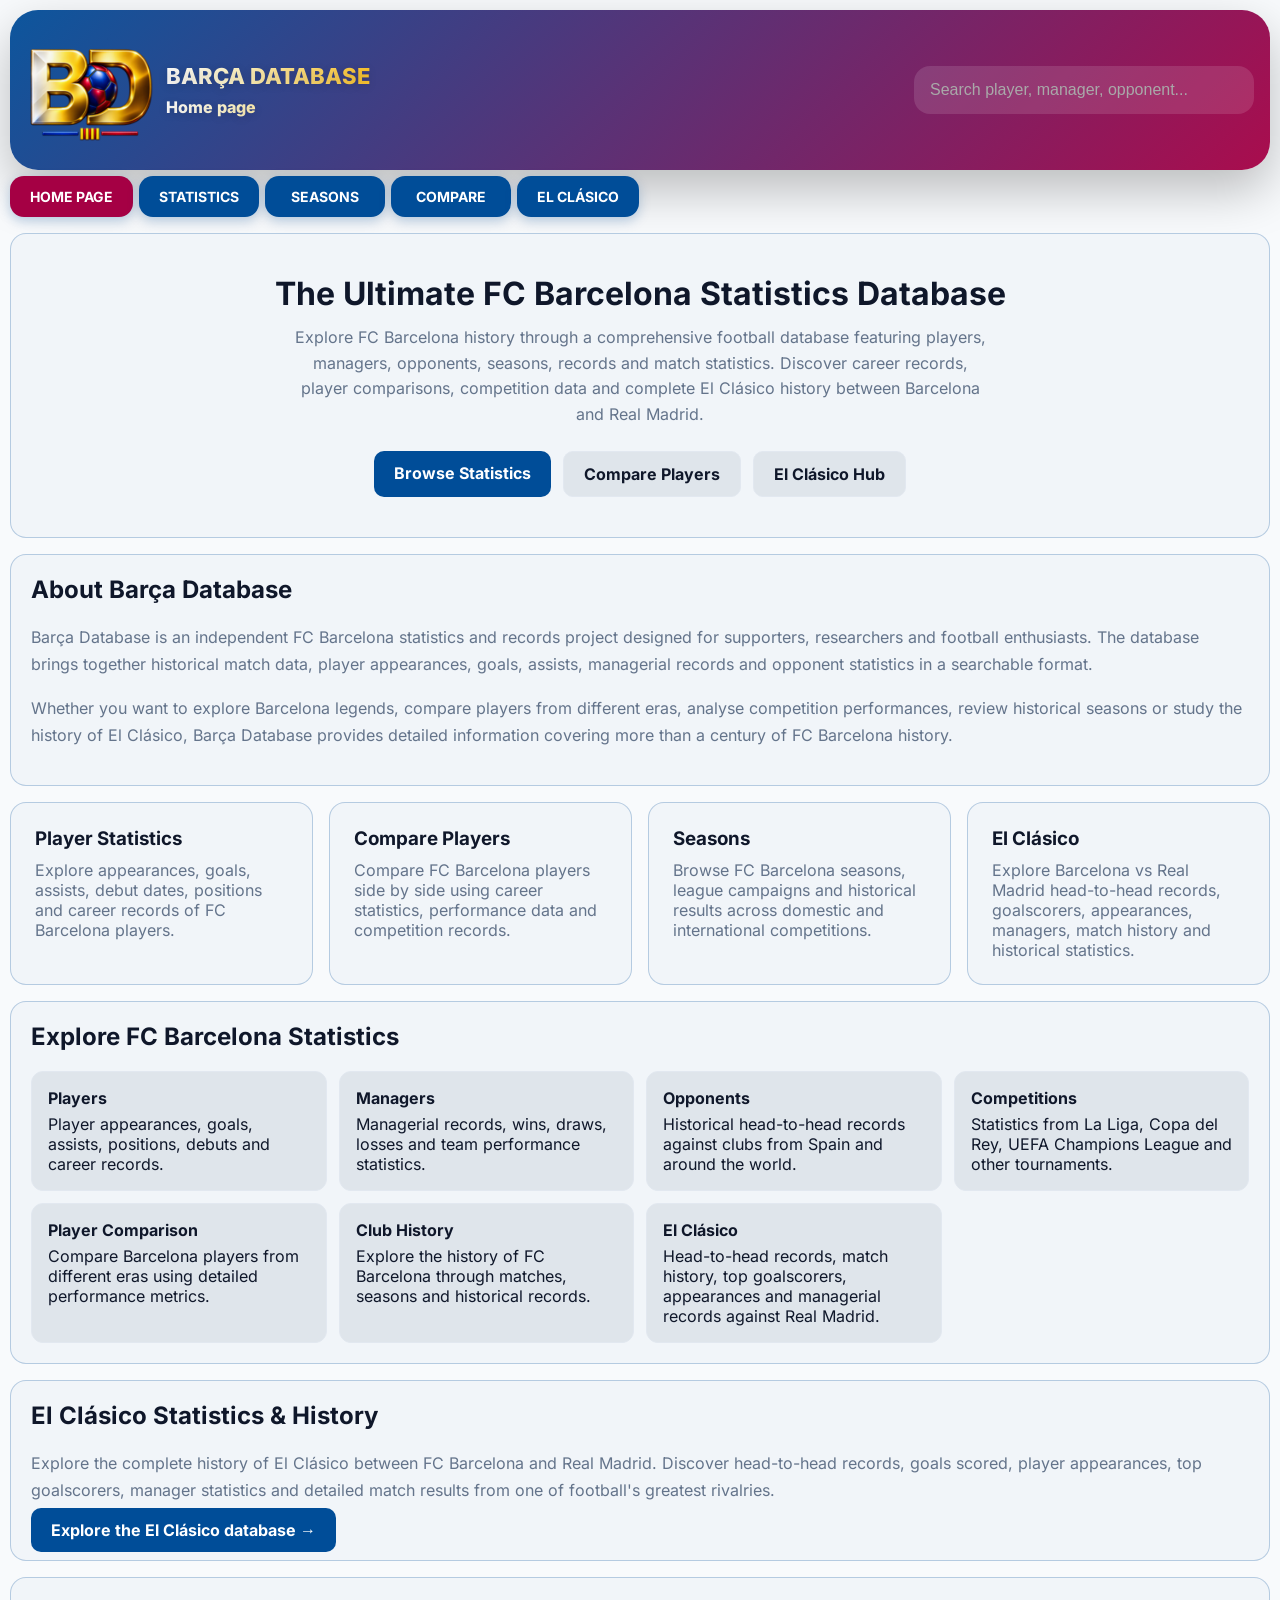
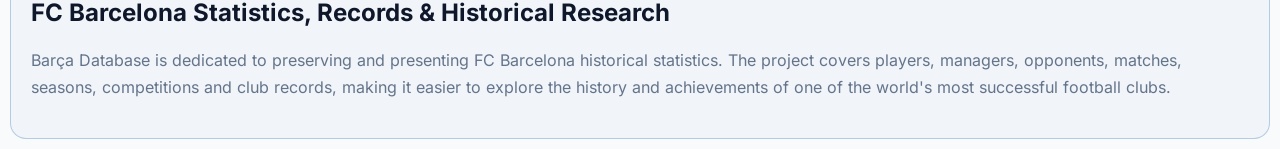
<file: index.html>
<!DOCTYPE html>
<html lang="en">
<head>
<meta charset="UTF-8">
<meta name="language" content="English">
<meta name="viewport" content="width=device-width, initial-scale=1.0">

<link rel="icon" type="image/png" sizes="16x16" href="favicon-16x16.png">
<link rel="icon" type="image/png" sizes="32x32" href="favicon-32x32.png">

<link rel="apple-touch-icon" sizes="180x180" href="apple-touch-icon.png">

<link rel="manifest" href="site.webmanifest">

<meta name="theme-color" content="#004D98">

<title>Barça Database | FC Barcelona Statistics, Records & El Clásico History</title>

<meta name="description"
      content="Explore FC Barcelona statistics, player records, managers, seasons, opponents and complete El Clásico history with head-to-head records, goalscorers and match statistics.">

<link rel="canonical"
      href="https://barcadb.com/">

<meta property="og:title"
      content="Barça Database">

<meta property="og:url"
      content="https://barcadb.com/">

<meta name="twitter:title"
      content="Barça Database">

<meta name="twitter:description"
      content="FC Barcelona statistics and records database.">

<meta name="keywords"
      content="FC Barcelona, Barcelona statistics, Barca database, El Clasico, El Clásico, Barcelona vs Real Madrid, Barcelona records, Barcelona players, FC Barcelona history, Clasico statistics">

<meta name="robots"
      content="index,follow">

<meta name="author"
      content="RE">

<meta property="og:image"
      content="https://barcadb.com/logos/barcadb-logo.png">

<meta property="og:type"
      content="website">

<meta name="twitter:card"
      content="summary_large_image">

<meta name="twitter:title"
      content="Barça Database">

<meta name="twitter:description"
      content="FC Barcelona statistics, records, player data and complete El Clásico history.">

<meta name="twitter:image"
      content="https://barcadb.com/logos/barcadb-logo.png">

<meta property="og:description"
      content="FC Barcelona statistics, records, seasons, players and complete El Clásico history between Barcelona and Real Madrid.">

<meta property="og:site_name"
      content="Barça Database">

<link rel="stylesheet" href="css/fonts.css">
<link rel="stylesheet" href="css/main.css">
<link rel="stylesheet" href="css/theme.css">

<style>

.home-page{
    margin-top:16px;
    display:flex;
    flex-direction:column;
    gap:16px;
}

.hero-card{
    background:var(--card-bg);
    border:1px solid var(--card-border);
    border-radius:16px;
    padding:40px 24px;
    text-align:center;
}

.hero-card h2{
    margin:0 0 12px;
    font-size:2rem;
}

.hero-card p{
    max-width:700px;
    margin:0 auto 24px;
    color:var(--muted);
    line-height:1.6;
}

.hero-actions{
    display:flex;
    justify-content:center;
    gap:12px;
    flex-wrap:wrap;
}

.hero-btn{
    padding:12px 20px;
    border-radius:10px;
    text-decoration:none;
    font-weight:700;
    transition:.2s;
}

.hero-btn.primary{
    background:var(--barca-blue);
    color:white;
}

.hero-btn.secondary{
    background:var(--meta-bg);
    color:var(--text);
    border:1px solid var(--meta-border);
}

.hero-btn:hover{
    transform:translateY(-2px);
}

.home-card{
    background:var(--card-bg);
    border:1px solid var(--card-border);
    border-radius:16px;
    padding:20px;
}

.home-card h2{
    margin-top:0;
}

.home-card p{
    color:var(--muted);
    line-height:1.7;
}

.stats-grid{
    display:grid;
    grid-template-columns:
        repeat(auto-fit,minmax(180px,1fr));
    gap:16px;
}

.stat-card{
    background:var(--card-bg);
    border:1px solid var(--card-border);
    border-radius:16px;
    padding:24px;
    text-align:center;
}

.stat-number{
    font-size:2rem;
    font-weight:800;
    color:var(--barca-blue);
}

.stat-label{
    margin-top:6px;
    color:var(--muted);
}

.navigation-grid{
    display:grid;
    grid-template-columns:
        repeat(auto-fit,minmax(240px,1fr));
    gap:16px;
}

.nav-tile{
    display:block;
    text-decoration:none;
    color:inherit;

    background:var(--card-bg);
    border:1px solid var(--card-border);
    border-radius:16px;

    padding:24px;

    transition:.2s;
}

.nav-tile:hover{
    transform:translateY(-3px);
    border-color:var(--barca-blue);
}

.nav-tile h3{
    margin-top:0;
    margin-bottom:10px;
}

.nav-tile p{
    color:var(--muted);
    margin:0;
}

.features-list{
    display:grid;
    grid-template-columns:
        repeat(auto-fit,minmax(250px,1fr));
    gap:12px;
}

.feature-item{
    background:var(--meta-bg);
    border:1px solid var(--meta-border);
    border-radius:12px;
    padding:16px;
}

.feature-item strong{
    display:block;
    margin-bottom:6px;
}

.header.sticky{
    position: fixed;
    top: 0;
    left: 0;
    right: 0;
    z-index: 9998;
}

@media(max-width:820px){

    .hero-card{
        padding:32px 18px;
    }

    .hero-card h2{
        font-size:1.7rem;
    }

}

</style>

</head>

<body>

<div class="container">

<div class="menu-overlay" id="menuOverlay"></div>

<div class="header">
    <div class="header-inner">
        <img src="logos/barcadb-logo.png" class="header-logo" alt="Barça DB">

        <div class="header-text">
            <h1>Barça Database</h1>
            <div class="hero-subtitle">
            Home page
        </div>
    </div>

<div class="desktop-search">

    <input
        type="text"
        id="personSearch"
        placeholder="Search player, manager, opponent..."
        class="desktop-search-input">

    <div id="personSearchResults"></div>

</div>

    <button id="menuToggle" class="menu-toggle">
    	☰
    </button>

</div>
</div>

<nav class="main-menu">

    <div class="mobile-menu-search">

        <input
            type="text"
            id="mobilePersonSearch"
            placeholder="Search player, manager..."
            class="mobile-search-input">

        <div id="mobileSearchResults"></div>

    </div>

    <a href="index.html" class="active">
        <span>Home page</span>
    </a>
      
    <a href="statistics.html">
        <span>Statistics</span>
    </a>

    <a href="season.html">
        <span>Seasons</span>
    </a>

    <a href="compare.html">
        <span>Compare</span>
    </a>

    <a href="el-clasico.html">
        <span>El Clásico</span>
    </a>

</nav>

<div class="home-page">

    <section class="hero-card">

<h2>
    The Ultimate FC Barcelona Statistics Database
</h2>

<p>
    Explore FC Barcelona history through a comprehensive football database featuring
    players, managers, opponents, seasons, records and match statistics. Discover
    career records, player comparisons, competition data and complete El Clásico
    history between Barcelona and Real Madrid.
</p>

        <div class="hero-actions">

            <a
                href="statistics.html"
                class="hero-btn primary">

                Browse Statistics

            </a>

            <a
                href="compare.html"
                class="hero-btn secondary">

                Compare Players

            </a>
            
            <a
                href="el-clasico.html"
                class="hero-btn secondary">

                El Clásico Hub

            </a>


        </div>

    </section>

    <section class="home-card">

<h2>About Barça Database</h2>

<p>
    Barça Database is an independent FC Barcelona statistics and records project
    designed for supporters, researchers and football enthusiasts.
    The database brings together historical match data, player appearances,
    goals, assists, managerial records and opponent statistics in a searchable format.
</p>

<p>
    Whether you want to explore Barcelona legends, compare players from different eras,
    analyse competition performances, review historical seasons or study the history
    of El Clásico, Barça Database provides detailed information covering more than a
    century of FC Barcelona history.
</p>

    </section>


    <section class="navigation-grid">

        <a
            href="statistics.html"
            class="nav-tile">

<h3>Player Statistics</h3>

<p>
    Explore appearances, goals, assists, debut dates, positions and career records
    of FC Barcelona players.
</p>

        </a>

        <a
            href="compare.html"
            class="nav-tile">

<h3>Compare Players</h3>

<p>
    Compare FC Barcelona players side by side using career statistics,
    performance data and competition records.
</p>

        </a>

        <a
            href="season.html"
            class="nav-tile">

<h3>Seasons</h3>

<p>
    Browse FC Barcelona seasons, league campaigns and historical results
    across domestic and international competitions.
</p>

        </a>
      
<a
    href="el-clasico.html"
    class="nav-tile">

<h3>El Clásico</h3>

<p>
    Explore Barcelona vs Real Madrid head-to-head records,
    goalscorers, appearances, managers, match history and
    historical statistics.
</p>

</a>


    </section>

    <section class="home-card">

        <h2>Explore FC Barcelona Statistics</h2>

        <div class="features-list">

<div class="feature-item">
    <strong>Players</strong>
    Player appearances, goals, assists, positions, debuts and career records.
</div>

<div class="feature-item">
    <strong>Managers</strong>
    Managerial records, wins, draws, losses and team performance statistics.
</div>

<div class="feature-item">
    <strong>Opponents</strong>
    Historical head-to-head records against clubs from Spain and around the world.
</div>

<div class="feature-item">
    <strong>Competitions</strong>
    Statistics from La Liga, Copa del Rey, UEFA Champions League and other tournaments.
</div>

<div class="feature-item">
    <strong>Player Comparison</strong>
    Compare Barcelona players from different eras using detailed performance metrics.
</div>

<div class="feature-item">
    <strong>Club History</strong>
    Explore the history of FC Barcelona through matches, seasons and historical records.
</div>

<div class="feature-item">
    <strong>El Clásico</strong>
    Head-to-head records, match history, top goalscorers, appearances and managerial records against Real Madrid.
</div>

        </div>

    </section>

<section class="home-card">

    <h2>El Clásico Statistics & History</h2>

    <p>
        Explore the complete history of El Clásico between FC Barcelona and
        Real Madrid. Discover head-to-head records, goals scored, player
        appearances, top goalscorers, manager statistics and detailed match
        results from one of football's greatest rivalries.
    </p>

        <a href="el-clasico.html" class="hero-btn primary">
            Explore the El Clásico database →
        </a>

</section>


<section class="home-card">

    <h2>FC Barcelona Statistics, Records & Historical Research</h2>

    <p>
        Barça Database is dedicated to preserving and presenting FC Barcelona historical
        statistics. The project covers players, managers, opponents, matches, seasons,
        competitions and club records, making it easier to explore the history and
        achievements of one of the world's most successful football clubs.
    </p>

</section>

</div>

</div>

<script>

let allMatches = [];

fetch("data.json")
    .then(r => r.json())
    .then(data => {

        allMatches = data;

        renderHome();

    });

function renderHome(){

initPersonSearch();

}

function initPersonSearch(){

    const searchItems = new Map();

    allMatches.forEach(match => {

        // Barcelona manager
        if(match.Manager){

            searchItems.set(
                `manager-${match.Manager}`,
                {
                    name: match.Manager,
                    type: "Manager"
                }
            );

        }

        // Opponent manager
        if(match["Opp. Manager"]){

            searchItems.set(
                `manager-${match["Opp. Manager"]}`,
                {
                    name: match["Opp. Manager"],
                    type: "Manager"
                }
            );

        }

		// Opponent team
		if(match["Opp. Team"]){
		
		    searchItems.set(
		        `opponent-${match["Opp. Team"]}`,
		        {
		            name: match["Opp. Team"],
		            type: "Opponent"
		        }
		    );
		
		}

        // Starting XI
        for(let i=1;i<=11;i++){

            if(match[`Player name ${i}`]){

                searchItems.set(
                    `player-${match[`Player name ${i}`]}`,
                    {
                        name: match[`Player name ${i}`],
                        type: "Player"
                    }
                );

            }

            if(match[`Opp. Player name ${i}`]){

                searchItems.set(
                    `player-${match[`Opp. Player name ${i}`]}`,
                    {
                        name: match[`Opp. Player name ${i}`],
                        type: "Player"
                    }
                );

            }

        }

        // Bench
        for(let i=1;i<=12;i++){

            if(match[`On the bench name ${i}`]){

                searchItems.set(
                    `player-${match[`On the bench name ${i}`]}`,
                    {
                        name: match[`On the bench name ${i}`],
                        type: "Player"
                    }
                );

            }

            if(match[`Opp. On the bench name ${i}`]){

                searchItems.set(
                    `player-${match[`Opp. On the bench name ${i}`]}`,
                    {
                        name: match[`Opp. On the bench name ${i}`],
                        type: "Player"
                    }
                );

            }

        }

    });

    const itemList =
        [...searchItems.values()]
        .sort((a,b) => a.name.localeCompare(b.name));

    function attachSearch(inputId, resultsId){

    const input = document.getElementById(inputId);
    const results = document.getElementById(resultsId);

    if(!input || !results) return;

    input.addEventListener("input", () => {

        const value =
            input.value
            .trim()
            .toLowerCase();

        if(!value){
            results.innerHTML = "";
            return;
        }

        const filtered =
            itemList
            .filter(item =>
                item.name.toLowerCase().includes(value)
            )
            .slice(0,20);

        results.innerHTML = `
            <div class="player-search-results">
                ${filtered.map(item => {

                    let url = "";

                    if(item.type === "Manager"){
                        url = "manager.html?name=" + encodeURIComponent(item.name);
                    }else if(item.type === "Opponent"){
                        url = "opponent.html?name=" + encodeURIComponent(item.name);
                    }else{
                        url = "player.html?name=" + encodeURIComponent(item.name);
                    }

                    return `
                  
    <a 
        class="player-search-item"
        href="${url}">

        ${item.name}

        <span class="search-type ${item.type.toLowerCase()}">
            (${item.type})
        </span>

    </a>
                    `;
                }).join("")}
            </div>
        `;
    });

    input.addEventListener("blur", () => {
        setTimeout(() => {
            results.innerHTML = "";
        }, 200);
    });

}
attachSearch(
    "personSearch",
    "personSearchResults"
);

attachSearch(
    "mobilePersonSearch",
    "mobileSearchResults"
);

}

document.addEventListener("DOMContentLoaded", () => {

    const menuToggle =
        document.getElementById("menuToggle");

    const menuOverlay =
        document.getElementById("menuOverlay");

    const mainMenu =
        document.querySelector(".main-menu");

    if(!menuToggle || !menuOverlay || !mainMenu){
        return;
    }

    function closeMenu(){

        mainMenu.classList.remove("open");
        menuOverlay.classList.remove("show");

        menuToggle.textContent = "☰";
    }

    function openMenu(){

        mainMenu.classList.add("open");
        menuOverlay.classList.add("show");

        menuToggle.textContent = "✕";
    }

    menuToggle.addEventListener("click", () => {

        if(mainMenu.classList.contains("open")){
            closeMenu();
        }else{
            openMenu();
        }

    });

    menuOverlay.addEventListener(
        "click",
        closeMenu
    );

    window.addEventListener("resize", () => {

        if(window.innerWidth > 820){
            closeMenu();
        }

    });

});

</script>

</body>
</html>
</file>
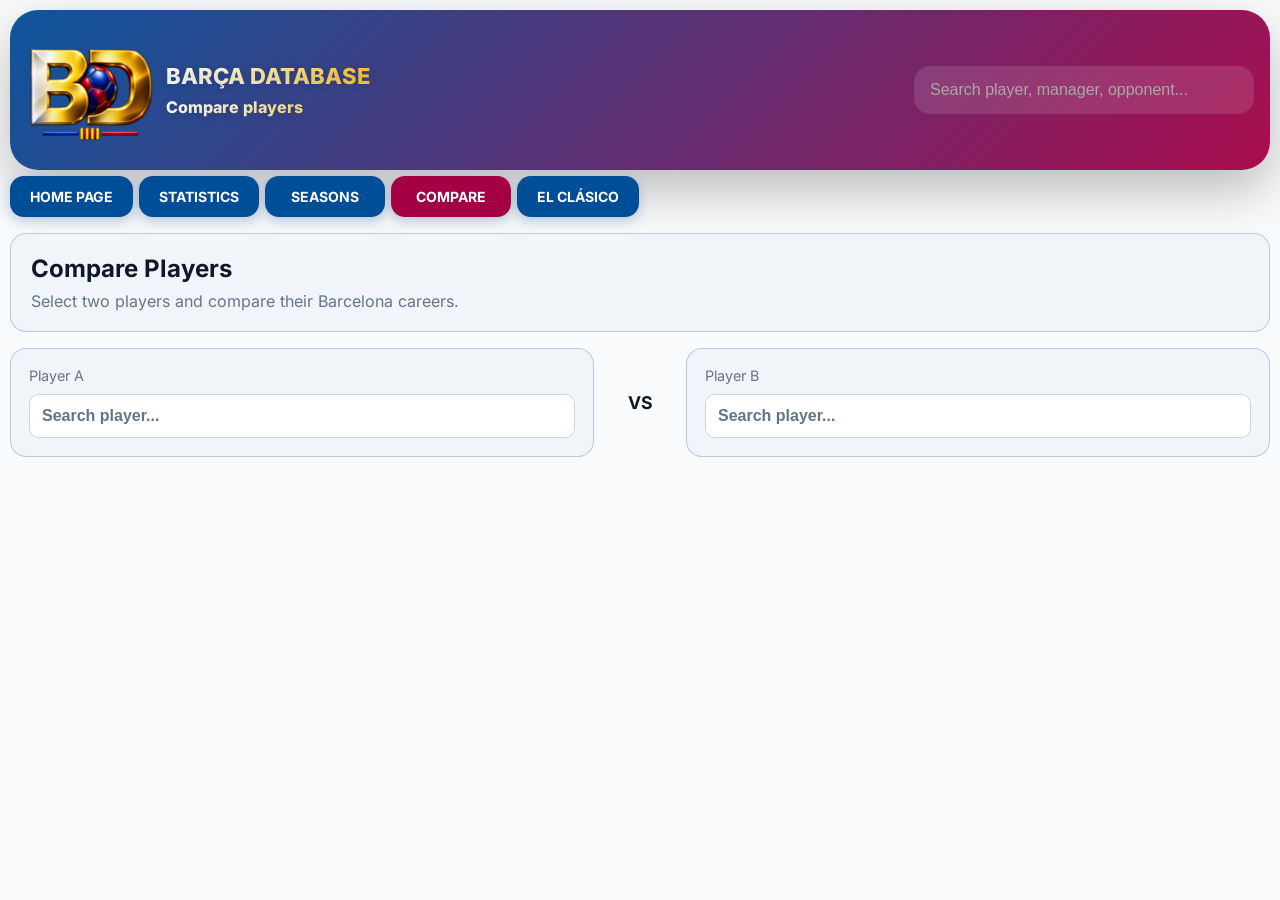
<file: compare.html>
<!DOCTYPE html>
<html lang="en">
<head>
<meta charset="UTF-8">
<meta name="language" content="English">
<meta name="viewport" content="width=device-width, initial-scale=1.0">

<link rel="icon" type="image/png" sizes="16x16" href="favicon-16x16.png">
<link rel="icon" type="image/png" sizes="32x32" href="favicon-32x32.png">

<link rel="apple-touch-icon" sizes="180x180" href="apple-touch-icon.png">

<link rel="manifest" href="site.webmanifest">

<meta name="theme-color" content="#004D98">

<title>Compare FC Barcelona Players | Stats & Records | Barça Database</title>

<meta name="robots"
      content="index,follow">

<meta name="author"
      content="RE">

<link rel="canonical"
      href="https://barcadb.com/compare.html">

<meta name="description"
      content="Compare FC Barcelona players side by side. Analyze appearances, goals, assists, trophies, records and career statistics.">

<meta property="og:title"
      content="Compare FC Barcelona Players | Barça Database">

<meta property="og:description"
      content="Compare FC Barcelona players side by side with detailed statistics, records and career achievements.">

<meta property="og:url"
      content="https://barcadb.com/compare-players">

<meta property="og:image"
      content="https://barcadb.com/logos/barcadb-logo.png">

<meta property="og:type"
      content="website">

<meta property="og:site_name"
      content="Barça Database">

<meta name="twitter:card"
      content="summary_large_image">

<meta name="twitter:title"
      content="Compare FC Barcelona Players | Barça Database">

<meta name="twitter:description"
      content="Compare FC Barcelona players side by side with detailed statistics, records and career achievements.">

<meta name="twitter:image"
      content="https://barcadb.com/logos/barcadb-logo.png">

<meta name="keywords"
      content="compare Barcelona players, FC Barcelona player comparison, Messi vs Xavi, Barcelona statistics, Barca records, player stats comparison">

<link rel="stylesheet" href="css/fonts.css">
<link rel="stylesheet" href="css/main.css">
<link rel="stylesheet" href="css/theme.css">

<style>

.compare-page{
    margin-top:16px;
    display:flex;
    flex-direction:column;
    gap:16px;
}

.compare-header-card{
    background:var(--card-bg);
    border:1px solid var(--card-border);
    border-radius:16px;
    padding:20px;
}

.compare-header-card h2{
    margin:0 0 8px;
}

.compare-header-card p{
    color:var(--muted);
    margin:0;
}

.compare-selector{
    display:grid;
    grid-template-columns:
        1fr auto 1fr;
    gap:16px;
    align-items:center;
}

.compare-search{
    background:var(--card-bg);
    border:1px solid var(--card-border);
    border-radius:16px;
    padding:18px;
}

.compare-search label{
    display:block;
    margin-bottom:10px;
    color:var(--muted);
    font-size:.9rem;

}

.compare-search input{
    width:100%;
    box-sizing:border-box;
    padding:12px;
    border-radius:10px;
    border:1px solid var(--divider);
    background:var(--select-bg);
    color:var(--barca-blue);
    font-size:16px;
    font-weight:800;
}

.compare-vs{
    font-size:1.1rem;
    font-weight:700;
    color:var(--text);

    min-width:60px;

    display:flex;
    align-items:center;
    justify-content:center;
}

.compare-search input::placeholder{
    color:var(--muted);
    opacity:1;

}

.compare-result-card{
    background:var(--card-bg);
    border:1px solid var(--card-border);
    border-left:4px solid var(--barca-blue);
    border-radius:16px;
    padding:20px;
}

.compare-result-title{
    font-size:16px;
    font-weight:700;
    margin-bottom:8px;
    text-align:center;
}

.compare-result-text{
    color:var(--muted);
}

.compare-search{
    position:relative;
}

#compareResultsA,
#compareResultsB{
    position:absolute;
    left:18px;
    right:18px;
    top:88px;
    z-index:500;
}

.compare-search-item{
    cursor:pointer;
}

.compare-search-item:hover{
    background:var(--meta-bg);
}

#compareResultsA,
#compareResultsB{
    position:absolute;
    left:18px;
    right:18px;
    top:88px;
    z-index:500;
}

#compareResultsA .player-search-results,
#compareResultsB .player-search-results{
    background:var(--surface);
    border:1px solid var(--card-border);
    border-radius:12px;
    overflow:hidden;
    box-shadow:0 8px 20px rgba(0,0,0,.25);
}

.compare-search-item{
    display:block;
    padding:12px 14px;
    cursor:pointer;
}

.compare-search-item:hover{
    background:var(--meta-bg);
}

.compare-card{
    background:var(--card-bg);
    border:1px solid var(--card-border);
    border-radius:16px;
    padding:20px;
}

.compare-input-wrap{
    position:relative;
}

.clear-input{
    position:absolute;
    right:10px;
    top:50%;
    transform:translateY(-50%);
    background:none;
    border:none;
    color:var(--muted);
    font-size:18px;
    cursor:pointer;
    padding:4px;
    display:none;
}

.clear-input.show{
    display:block;
}

.clear-input:hover{
    color:var(--text);
}

.summary-table{
    display:flex;
    flex-direction:column;
    gap:10px;
}

.summary-row{
    display:grid;
    grid-template-columns:
        120px
        1fr
        120px;

    align-items:center;
    gap:12px;
    padding:12px;
    background:var(--meta-bg);
    border:1px solid var(--meta-border);
    border-radius:10px;
}

.summary-row span:first-child{
    text-align:left;
    font-weight:700;
}

.summary-row span:last-child{
    text-align:right;
    font-weight:700;
}

.summary-center{
    display:flex;
    flex-direction:column;
    width:100%;
    align-items:stretch;
    gap:6px;
}

.summary-label{
    display:block;
    width:100%;
    text-align:center !important;
    margin:0 auto;
}

.compare-bar{

    width:100%;

    display:flex;
    height:8px;
    border-radius:999px;
    overflow:hidden;
    background:var(--divider);

}

.bar-left{
    background:var(--barca-red);
}

.bar-right{
    background:var(--barca-blue);
}

#compareResultsA{
    color:var(--barca-red);
}

#compareResultsB{
    color:var(--barca-blue);
}

.competition-block{

    margin-bottom:24px;

}

.competition-title{

    text-align:center;

    font-size:1.1rem;

    font-weight:700;

    color:var(--text);

    margin-bottom:12px;

}

.collapsible-title{

    display:flex;

    justify-content:space-between;

    align-items:center;

    cursor:pointer;

    user-select:none;

}

.collapsible-title:hover{

    opacity:.9;

}

#performanceStatsContent{
    display:flex;
    flex-direction:column;
    gap:10px;
}

@media(max-width:820px){

    .summary-row{
        grid-template-columns:
            minmax(60px,85px)
            1fr
            minmax(60px,85px);
    }

    .summary-row span:first-child,
    .summary-row span:last-child{

        font-size:.95rem;

        overflow:hidden;
        text-overflow:ellipsis;
    }

    .compare-selector{
        grid-template-columns:1fr;
    }

    .compare-vs{
        text-align:center;
    }

      
	.left-panel,
	.right-panel{
		flex:none !important;
		width:100% !important;
		min-width:0;
		max-width:100%;
		margin:0;
		}

	.container{
		padding:6px;
		}

}

</style>
</head>

<body>

<div class="container">

<div class="menu-overlay" id="menuOverlay"></div>

<div class="header">
    <div class="header-inner">
        <img src="logos/barcadb-logo.png" class="header-logo" alt="Barça DB">

        <div class="header-text">
            <h1>Barça Database</h1>
            <div class="hero-subtitle">
            Compare players
        </div>
    </div>

<div class="desktop-search">

    <input
        type="text"
        id="personSearch"
        placeholder="Search player, manager, opponent..."
        class="desktop-search-input">

    <div id="personSearchResults"></div>

</div>

    <button id="menuToggle" class="menu-toggle">
    	☰
    </button>

</div>
</div>

<nav class="main-menu">

    <div class="mobile-menu-search">

        <input
            type="text"
            id="mobilePersonSearch"
            placeholder="Search player, manager..."
            class="mobile-search-input">

        <div id="mobileSearchResults"></div>

    </div>

    <a href="index.html">
        <span>Home page</span>
    </a>

    <a href="statistics.html">
        <span>Statistics</span>
    </a>

    <a href="season.html">
        <span>Seasons</span>
    </a>

    <a href="compare.html" class="active">
        <span>Compare</span>
    </a>

    <a href="el-clasico.html">
        <span>El Clásico</span>
    </a>

</nav>


<div class="compare-page">

    <div class="compare-header-card">

        <h2>
            Compare Players
        </h2>

        <p>
            Select two players and compare their Barcelona careers.
        </p>

    </div>

    <div class="compare-selector">

<div class="compare-search">

    <label>
        Player A
    </label>

    <div class="compare-input-wrap">

        <input
            type="text"
            id="comparePlayerA"
            placeholder="Search player...">

        <button
            type="button"
            class="clear-input"
            onclick="clearCompareInput('A')">

            ✕

        </button>

    </div>

    <div id="compareResultsA"></div>

</div>

        <div class="compare-vs">
            VS
        </div>

<div class="compare-search">

    <label>
        Player B
    </label>

    <div class="compare-input-wrap">

        <input
            type="text"
            id="comparePlayerB"
            placeholder="Search player...">

        <button
            type="button"
            class="clear-input"
            onclick="clearCompareInput('B')">

            ✕

        </button>

    </div>

    <div id="compareResultsB"></div>

</div>

    </div>

<div
    class="compare-card"
    id="basicInfoCard"
    style="display:none;">

    <div class="compare-result-title">
        Basic Information
    </div>

    <div class="summary-table">

        <div class="summary-row">

            <span id="playerAPosition">-</span>

            <div class="summary-center">
                <span class="summary-label">
                    Main Position
                </span>
            </div>

            <span id="playerBPosition">-</span>

        </div>

        <div class="summary-row">

            <span id="playerASeasons">-</span>

            <div class="summary-center">
                <span class="summary-label">
                    Seasons
                </span>
            </div>

            <span id="playerBSeasons">-</span>

        </div>

        <div class="summary-row">

            <span id="playerADebut">-</span>

            <div class="summary-center">
                <span class="summary-label">
                    Debut
                </span>
            </div>

            <span id="playerBDebut">-</span>

        </div>

        <div class="summary-row">

            <span id="playerALastMatch">-</span>

            <div class="summary-center">
                <span class="summary-label">
                    Last Match
                </span>
            </div>

            <span id="playerBLastMatch">-</span>

        </div>

    </div>

</div>

<div
    class="compare-card"
    id="performanceCard"
    style="display:none;">

<div
    class="compare-result-title collapsible-title"
    onclick="toggleSection('performance')">

    <span>Performance Statistics</span>

    <span
        id="performanceArrow">

        ▼

    </span>

</div>

<div
    id="performanceContent"
    style="display:none;">

<div class="summary-table">
<div id="performanceStatsContent"></div>

</div>
</div>
</div>

<div
    class="compare-card"
    id="resultsCard"
    style="display:none;">

<div
    class="compare-result-title collapsible-title"
    onclick="toggleSection('results')">

    <span>Match Results</span>

    <span
        id="resultsArrow">

        ▼

    </span>

</div>

<div
    id="resultsContent"
    style="display:none;">

    <div class="summary-table">

        <div class="summary-row">

            <span id="playerAWins">-</span>

            <div class="summary-center">

                <span class="summary-label">
                    Wins
                </span>

                <div class="compare-bar">
                    <div id="winsBarA" class="bar-left"></div>
                    <div id="winsBarB" class="bar-right"></div>
                </div>

            </div>

            <span id="playerBWins">-</span>

        </div>

        <div class="summary-row">

            <span id="playerADraws">-</span>

            <div class="summary-center">

                <span class="summary-label">
                    Draws
                </span>

                <div class="compare-bar">
                    <div id="drawsBarA" class="bar-left"></div>
                    <div id="drawsBarB" class="bar-right"></div>
                </div>

            </div>

            <span id="playerBDraws">-</span>

        </div>

        <div class="summary-row">

            <span id="playerALosses">-</span>

            <div class="summary-center">

                <span class="summary-label">
                    Losses
                </span>

                <div class="compare-bar">
                    <div id="lossesBarA" class="bar-left"></div>
                    <div id="lossesBarB" class="bar-right"></div>
                </div>

            </div>

            <span id="playerBLosses">-</span>

        </div>

        <div class="summary-row">

            <span id="playerAWinPct">-</span>

            <div class="summary-center">

                <span class="summary-label">
                    Win %
                </span>

                <div class="compare-bar">
                    <div id="winPctBarA" class="bar-left"></div>
                    <div id="winPctBarB" class="bar-right"></div>
                </div>

            </div>

            <span id="playerBWinPct">-</span>

        </div>

        <div class="summary-row">

            <span id="playerAPPM">-</span>

            <div class="summary-center">

                <span class="summary-label">
                    Points / Match
                </span>

                <div class="compare-bar">
                    <div id="ppmBarA" class="bar-left"></div>
                    <div id="ppmBarB" class="bar-right"></div>
                </div>

            </div>

            <span id="playerBPPM">-</span>

        </div>

    </div>
</div>
</div>

<div
    class="compare-card"
    id="competitionCard"
    style="display:none;">

<div
    class="compare-result-title collapsible-title"
    onclick="toggleSection('competition')">

    <span>Competition Record</span>

    <span
        id="competitionArrow">

        ▼

    </span>

</div>

<div
    id="competitionContent"
    style="display:none;">
</div>

</div>
</div>

<script>

let allMatches = [];

let playersData = [];

Promise.all([
    fetch("data.json").then(r => r.json()),
    fetch("players.json").then(r => r.json())
])
.then(([matches, players]) => {

    allMatches = matches;

    playersData = players;

    initPersonSearch();

    initCompareSearch();

})
.catch(error => {
    console.error(error);
});

let comparePlayers = [];

let selectedPlayerA = null;
let selectedPlayerB = null;

function initPersonSearch(){

    const searchItems = new Map();

    allMatches.forEach(match => {

        // Barcelona manager
        if(match.Manager){

            searchItems.set(
                `manager-${match.Manager}`,
                {
                    name: match.Manager,
                    type: "Manager"
                }
            );

        }

        // Opponent manager
        if(match["Opp. Manager"]){

            searchItems.set(
                `manager-${match["Opp. Manager"]}`,
                {
                    name: match["Opp. Manager"],
                    type: "Manager"
                }
            );

        }

		// Opponent team
		if(match["Opp. Team"]){
		
		    searchItems.set(
		        `opponent-${match["Opp. Team"]}`,
		        {
		            name: match["Opp. Team"],
		            type: "Opponent"
		        }
		    );
		
		}

        // Starting XI
        for(let i=1;i<=11;i++){

            if(match[`Player name ${i}`]){

                searchItems.set(
                    `player-${match[`Player name ${i}`]}`,
                    {
                        name: match[`Player name ${i}`],
                        type: "Player"
                    }
                );

            }

            if(match[`Opp. Player name ${i}`]){

                searchItems.set(
                    `player-${match[`Opp. Player name ${i}`]}`,
                    {
                        name: match[`Opp. Player name ${i}`],
                        type: "Player"
                    }
                );

            }

        }

        // Bench
        for(let i=1;i<=12;i++){

            if(match[`Sub on ${i}`]){

                searchItems.set(
                    `player-${match[`Sub on ${i}`]}`,
                    {
                        name: match[`Sub on ${i}`],
                        type: "Player"
                    }
                );

            }

            if(match[`Opp. Sub on ${i}`]){

                searchItems.set(
                    `player-${match[`Opp. Sub on ${i}`]}`,
                    {
                        name: match[`Opp. Sub on ${i}`],
                        type: "Player"
                    }
                );

            }

        }

    });

const barcaPlayers = new Set();

allMatches.forEach(match => {

    for(let i=1;i<=11;i++){

        if(match["Player name " + i]){
            barcaPlayers.add(
                match["Player name " + i]
            );
        }

    }

    for(let i=1;i<=12;i++){

        if(match["Sub on " + i]){
            barcaPlayers.add(
                match["Sub on " + i]
            );
        }

    }

});

comparePlayers =
    [...barcaPlayers]
    .sort((a,b) =>
        a.localeCompare(b)
    )
    .map(name => ({
        name:name,
        type:"Player"
    }));

    const itemList =
        [...searchItems.values()]
        .sort((a,b) => a.name.localeCompare(b.name));

    function attachSearch(inputId, resultsId){

    const input = document.getElementById(inputId);
    const results = document.getElementById(resultsId);

    if(!input || !results) return;

    input.addEventListener("input", () => {

        const value =
            input.value
            .trim()
            .toLowerCase();

        if(!value){
            results.innerHTML = "";
            return;
        }

        const filtered =
            itemList
            .filter(item =>
                item.name.toLowerCase().includes(value)
            )
            .slice(0,20);

        results.innerHTML = `
            <div class="player-search-results">
                ${filtered.map(item => {

                    let url = "";

                    if(item.type === "Manager"){
                        url = "manager.html?name=" + encodeURIComponent(item.name);
                    }else if(item.type === "Opponent"){
                        url = "opponent.html?name=" + encodeURIComponent(item.name);
                    }else{
                        url = "player.html?name=" + encodeURIComponent(item.name);
                    }

                    return `
                  
    <a 
        class="player-search-item"
        href="${url}">

        ${item.name}

        <span class="search-type ${item.type.toLowerCase()}">
            (${item.type})
        </span>

    </a>
                    `;
                }).join("")}
            </div>
        `;
    });

    input.addEventListener("blur", () => {
        setTimeout(() => {
            results.innerHTML = "";
        }, 200);
    });

}
attachSearch(
    "personSearch",
    "personSearchResults"
);

attachSearch(
    "mobilePersonSearch",
    "mobileSearchResults"
);

}

function initCompareSearch(){

    attachCompareSearch(
        "comparePlayerA",
        "compareResultsA",
        "A"
    );

    attachCompareSearch(
        "comparePlayerB",
        "compareResultsB",
        "B"
    );

}

function attachCompareSearch(
    inputId,
    resultsId,
    side
){

    const input =
        document.getElementById(inputId);

    const results =
        document.getElementById(resultsId);

    if(!input || !results){
        return;
    }

    input.addEventListener("input", () => {

        const value =
            input.value
            .trim()
            .toLowerCase();

        if(!value){

            results.innerHTML = "";

            return;

        }

        const matches =
            comparePlayers
            .filter(player =>
                player.name
                .toLowerCase()
                .includes(value)
            )
            .slice(0,15);

        results.innerHTML = `

        <div class="player-search-results">

            ${matches.map(player => ` 

                <div
                    class="player-search-item compare-search-item"
                    data-name="${player.name}"
                    data-side="${side}">

                    ${player.name}

                </div>

            ` ).join("")}

        </div> `;

    });

    results.addEventListener("click", e => {

        const item =
            e.target.closest(
                ".compare-search-item"
            );

        if(!item){
            return;
        }

        const playerName =
            item.dataset.name;

        input.value =
            playerName;

        results.innerHTML = "";

if(side === "A"){

    selectedPlayerA =
        playerName;

    input
        .parentElement
        .querySelector(".clear-input")
        .classList.add("show");

}else{

    selectedPlayerB =
        playerName;

    input
        .parentElement
        .querySelector(".clear-input")
        .classList.add("show");

}

        updateCompareResult();

    });

    input.addEventListener("blur", () => {

        setTimeout(() => {

            results.innerHTML = "";

        },200);

    });

}

function playerPlayedMatch(
    match,
    playerName
){

    for(let i=1;i<=11;i++){

        if(
            match["Player name " + i]
            === playerName
        ){
            return true;
        }

    }

    for(let i=1;i<=12;i++){

        if(
            match["Sub on " + i]
            === playerName
        ){
            return true;
        }

    }

    return false;

}

function updateCompareResult(){

    updateBasicInfo();

    updatePerformanceStats();

    updateMatchResults();

    updateCompetitionStats();

}

function updateMatchResults(){

    if(
        !selectedPlayerA ||
        !selectedPlayerB
    ){
        document.getElementById(
            "resultsCard"
        ).style.display = "none";

        return;
    }

    const playerA =
        getMatchResults(selectedPlayerA);

    const playerB =
        getMatchResults(selectedPlayerB);

    document.getElementById(
        "resultsCard"
    ).style.display = "block";

document.getElementById(
    "resultsContent"
).style.display = "none";

document.getElementById(
    "resultsArrow"
).textContent = "▼";

    document.getElementById(
        "playerAWins"
    ).textContent = playerA.wins;

    document.getElementById(
        "playerBWins"
    ).textContent = playerB.wins;

    document.getElementById(
        "playerADraws"
    ).textContent = playerA.draws;

    document.getElementById(
        "playerBDraws"
    ).textContent = playerB.draws;

    document.getElementById(
        "playerALosses"
    ).textContent = playerA.losses;

    document.getElementById(
        "playerBLosses"
    ).textContent = playerB.losses;

    document.getElementById(
        "playerAWinPct"
    ).textContent = playerA.winPct + "%";

    document.getElementById(
        "playerBWinPct"
    ).textContent = playerB.winPct + "%";

    document.getElementById(
        "playerAPPM"
    ).textContent = playerA.ppm;

    document.getElementById(
        "playerBPPM"
    ).textContent = playerB.ppm;

    setComparisonBar(
        playerA.wins,
        playerB.wins,
        "winsBarA",
        "winsBarB"
    );

    setComparisonBar(
        playerA.draws,
        playerB.draws,
        "drawsBarA",
        "drawsBarB"
    );

    setComparisonBar(
        playerA.losses,
        playerB.losses,
        "lossesBarA",
        "lossesBarB"
    );

    setComparisonBar(
        Number(playerA.winPct),
        Number(playerB.winPct),
        "winPctBarA",
        "winPctBarB"
    );

    setComparisonBar(
        Number(playerA.ppm),
        Number(playerB.ppm),
        "ppmBarA",
        "ppmBarB"
    );

highlightWinner(
    "playerAWins",
    "playerBWins",
    playerA.wins,
    playerB.wins
);

highlightWinner(
    "playerADraws",
    "playerBDraws",
    playerA.draws,
    playerB.draws
);

highlightLowerBetter(
    "playerALosses",
    "playerBLosses",
    playerA.losses,
    playerB.losses
);

highlightWinner(
    "playerAWinPct",
    "playerBWinPct",
    Number(playerA.winPct),
    Number(playerB.winPct)
);

highlightWinner(
    "playerAPPM",
    "playerBPPM",
    Number(playerA.ppm),
    Number(playerB.ppm)
);


}

function formatDate(dateString){

    const date = new Date(dateString);

    if(isNaN(date)){
        return dateString;
    }

    const day =
        String(date.getDate())
        .padStart(2,"0");

    const month =
        String(date.getMonth()+1)
        .padStart(2,"0");

    const year =
        date.getFullYear();

    return day + "." + month + "." + year;

}

function getMainPosition(playerName){

    const player = playersData.find(p =>
        p.Player === playerName
    );

    if(!player){
        return "-";
    }

    return player.Position || "-";

}

function getPlayerInfo(playerName){

    const matches = [];

    allMatches.forEach(match => {

        if(
    playerPlayedMatch(
        match,
        playerName
    )
){
    matches.push(match);
}

});

if(matches.length === 0){
    return null;
}

const seasons = new Set();

matches.forEach(match => {

    if(match.Season){
        seasons.add(match.Season);
    }

});

return {

    name:playerName,

position:
        getMainPosition(playerName),

lastMatch:
    formatDate(
        matches[0].Date
    ),

debut:
    formatDate(
        matches[matches.length-1].Date
    ),

    seasons:
        seasons.size

};

}

function getAllCompetitions(){

    return [

        ...new Set(

            allMatches
                .map(match =>
                    match.Competition
                )
                .filter(Boolean)

        )

    ].sort();

}

function getCompetitionRecord(

    playerName,
    competition

){

    let matches = 0;
    let wins = 0;
    let draws = 0;
    let losses = 0;

    let goals = 0;
    let assists = 0;

    allMatches.forEach(match => {

        if(
            match.Competition !== competition
        ){
            return;
        }

        if(
    !playerPlayedMatch(
        match,
        playerName
    )
){
    return;
}

        matches++;
      
for(let i=1;i<=20;i++){

    if(match["Goal Player " + i] === playerName){
        goals++;
    }

    if(match["Assist Player " + i] === playerName){
        assists++;
    }

}

        const scored =
            Number(match.Scored);

        const conceded =
            Number(match.Conceded);

        if(scored > conceded){

            wins++;

        }
        else if(scored < conceded){

            losses++;

        }
        else{

            draws++;

        }

    });

    return {

    matches,

    wins,

    draws,

    losses,

    goals,

    assists,

    contributions:
        goals + assists,

    goalsPerMatch:
        matches
        ? (goals / matches).toFixed(3)
        : "0.000",

    assistsPerMatch:
        matches
        ? (assists / matches).toFixed(3)
        : "0.000",

    winPct:
        matches
        ? ((wins / matches) * 100)
            .toFixed(1)
        : "0.0",

    ppm:
        matches
        ? (((wins * 3) + draws)
            / matches)
            .toFixed(2)
        : "0.00"

};

}

function getGoalkeeperCompetitionRecord(

    playerName,
    competition

){

    let matches = 0;
    let wins = 0;
    let draws = 0;
    let losses = 0;

    let conceded = 0;
    let cleanSheets = 0;

    allMatches.forEach(match => {

        if(
            match.Competition !== competition
        ){
            return;
        }

        if(
            !playerPlayedMatch(
                match,
                playerName
            )
        ){
            return;
        }

        matches++;

        const goalsAgainst =
            Number(match.Conceded);

        conceded += goalsAgainst;

        if(goalsAgainst === 0){
            cleanSheets++;
        }

        const scored =
            Number(match.Scored);

        if(scored > goalsAgainst){

            wins++;

        }else if(scored < goalsAgainst){

            losses++;

        }else{

            draws++;

        }

    });

    return {

        matches,

        wins,

        draws,

        losses,

        conceded,

        cleanSheets,

        concededPerMatch:
            matches
            ? (conceded / matches).toFixed(2)
            : "0.00",

        cleanSheetPct:
            matches
            ? ((cleanSheets / matches) * 100)
                .toFixed(1)
            : "0.0",

        winPct:
            matches
            ? ((wins / matches) * 100)
                .toFixed(1)
            : "0.0",

        ppm:
            matches
            ? (((wins * 3) + draws)
                / matches)
                .toFixed(2)
            : "0.00"

    };

}

function highlightLowerBetter(

    leftId,
    rightId,

    leftValue,
    rightValue

){

    const left =
        document.getElementById(leftId);

    const right =
        document.getElementById(rightId);

    left.style.color = "";
    right.style.color = "";

    if(leftValue < rightValue){

        left.style.color =
            "var(--stats-left)";

    }
    else if(rightValue < leftValue){

        right.style.color =
            "var(--stats-right)";

    }

}

function competitionRow(

    prefix,
    stat,

    left,
    right,

    suffix = ""

){

    return `

<div class="summary-row">

    <span
        id="${prefix}${stat}Left">

        ${left}${suffix}

    </span>

    <div class="summary-center">

        <span class="summary-label">

            ${stat === "WinPct"
    ? "Win %"
    : stat === "PPM"
    ? "Points / Match"
: stat === "GA"
? "Goal Contributions"

: stat === "GPM"
? "Goals / Match"

: stat === "APM"
? "Assists / Match"

: stat === "Conceded"
? "Goals Conceded"

: stat === "CleanSheets"
? "Clean Sheets"

: stat === "CPM"
? "Goals Conceded / Match"

: stat === "CSP"
? "Clean Sheet %"
    : stat}

        </span>

        <div class="compare-bar">

            <div
                id="${prefix}${stat}A"
                class="bar-left">

            </div>

            <div
                id="${prefix}${stat}B"
                class="bar-right">

            </div>

        </div>

    </div>

    <span
        id="${prefix}${stat}Right">

        ${right}${suffix}

    </span>

</div>

`;

}

function performanceRow(

    id,
    label

){

    return `

<div class="summary-row">

    <span id="${id}Left">-</span>

    <div class="summary-center">

        <span class="summary-label">

            ${label}

        </span>

        <div class="compare-bar">

            <div
                id="${id}A"
                class="bar-left">

            </div>

            <div
                id="${id}B"
                class="bar-right">

            </div>

        </div>

    </div>

    <span id="${id}Right">-</span>

</div>

`;

}

function updateCompetitionStats(){

    if(
        !selectedPlayerA ||
        !selectedPlayerB
    ){

        document.getElementById(
            "competitionCard"
        ).style.display = "none";

        return;

    }

const bothGoalkeepers =

    isGoalkeeper(selectedPlayerA)
    &&
    isGoalkeeper(selectedPlayerB);

    const container =
        document.getElementById(
            "competitionContent"
        );

    const competitions =
        getAllCompetitions();

    container.innerHTML = "";

    competitions.forEach(comp => {

const playerA =
    bothGoalkeepers
    ? getGoalkeeperCompetitionRecord(
        selectedPlayerA,
        comp
    )
    : getCompetitionRecord(
        selectedPlayerA,
        comp
    );

const playerB =
    bothGoalkeepers
    ? getGoalkeeperCompetitionRecord(
        selectedPlayerB,
        comp
    )
    : getCompetitionRecord(
        selectedPlayerB,
        comp
    );

        if(
            playerA.matches === 0 &&
            playerB.matches === 0
        ){
            return;
        }

        const safeId =
            comp
                .replace(/\s+/g,"")
                .replace(/[^\w]/g,"");

        container.innerHTML += `

<div class="competition-block">

    <div class="competition-title">
        ${comp}
    </div>

    <div class="summary-table">

${competitionRow(
    safeId,
    "Matches",
    playerA.matches,
    playerB.matches
)}

${bothGoalkeepers

? `

${competitionRow(
    safeId,
    "Conceded",
    playerA.conceded,
    playerB.conceded
)}

${competitionRow(
    safeId,
    "CleanSheets",
    playerA.cleanSheets,
    playerB.cleanSheets
)}

${competitionRow(
    safeId,
    "CPM",
    playerA.concededPerMatch,
    playerB.concededPerMatch
)}

${competitionRow(
    safeId,
    "CSP",
    playerA.cleanSheetPct,
    playerB.cleanSheetPct,
    "%"
)}

`
: `

${competitionRow(
    safeId,
    "Goals",
    playerA.goals,
    playerB.goals
)}

${competitionRow(
    safeId,
    "Assists",
    playerA.assists,
    playerB.assists
)}

${competitionRow(
    safeId,
    "GA",
    playerA.contributions,
    playerB.contributions
)}

${competitionRow(
    safeId,
    "GPM",
    playerA.goalsPerMatch,
    playerB.goalsPerMatch
)}

${competitionRow(
    safeId,
    "APM",
    playerA.assistsPerMatch,
    playerB.assistsPerMatch
)}
`
}

        ${competitionRow(
            safeId,
            "Wins",
            playerA.wins,
            playerB.wins
        )}

        ${competitionRow(
            safeId,
            "Draws",
            playerA.draws,
            playerB.draws
        )}

        ${competitionRow(
            safeId,
            "Losses",
            playerA.losses,
            playerB.losses
        )}

        ${competitionRow(
            safeId,
            "WinPct",
            playerA.winPct,
            playerB.winPct,
            "%"
        )}

        ${competitionRow(
            safeId,
            "PPM",
            playerA.ppm,
            playerB.ppm
        )}

    </div>

</div>

`;

        setTimeout(() => {

            setComparisonBar(

                Number(playerA.matches),
                Number(playerB.matches),

                `${safeId}MatchesA`,
                `${safeId}MatchesB`

            );
            
if(bothGoalkeepers){

    setComparisonBar(
        Number(playerA.conceded),
        Number(playerB.conceded),
        `${safeId}ConcededA`,
        `${safeId}ConcededB`
    );

    setComparisonBar(
        Number(playerA.cleanSheets),
        Number(playerB.cleanSheets),
        `${safeId}CleanSheetsA`,
        `${safeId}CleanSheetsB`
    );

    setComparisonBar(
        Number(playerA.concededPerMatch),
        Number(playerB.concededPerMatch),
        `${safeId}CPMA`,
        `${safeId}CPMB`
    );

    setComparisonBar(
        Number(playerA.cleanSheetPct),
        Number(playerB.cleanSheetPct),
        `${safeId}CSPA`,
        `${safeId}CSPB`
    );

}else{

    setComparisonBar(
        Number(playerA.goals),
        Number(playerB.goals),
        `${safeId}GoalsA`,
        `${safeId}GoalsB`
    );

    setComparisonBar(
        Number(playerA.assists),
        Number(playerB.assists),
        `${safeId}AssistsA`,
        `${safeId}AssistsB`
    );

    setComparisonBar(
        Number(playerA.contributions),
        Number(playerB.contributions),
        `${safeId}GAA`,
        `${safeId}GAB`
    );

    setComparisonBar(
        Number(playerA.goalsPerMatch),
        Number(playerB.goalsPerMatch),
        `${safeId}GPMA`,
        `${safeId}GPMB`
    );

    setComparisonBar(
        Number(playerA.assistsPerMatch),
        Number(playerB.assistsPerMatch),
        `${safeId}APMA`,
        `${safeId}APMB`
    );

}

            setComparisonBar(

                Number(playerA.wins),
                Number(playerB.wins),

                `${safeId}WinsA`,
                `${safeId}WinsB`

            );

            setComparisonBar(

                Number(playerA.draws),
                Number(playerB.draws),

                `${safeId}DrawsA`,
                `${safeId}DrawsB`

            );

            setComparisonBar(

                Number(playerA.losses),
                Number(playerB.losses),

                `${safeId}LossesA`,
                `${safeId}LossesB`

            );

            setComparisonBar(

                Number(playerA.winPct),
                Number(playerB.winPct),

                `${safeId}WinPctA`,
                `${safeId}WinPctB`

            );

            setComparisonBar(

                Number(playerA.ppm),
                Number(playerB.ppm),

                `${safeId}PPMA`,
                `${safeId}PPMB`

            );

            highlightWinner(

                `${safeId}MatchesLeft`,
                `${safeId}MatchesRight`,

                playerA.matches,
                playerB.matches

            );
            
if(bothGoalkeepers){

    highlightLowerBetter(
        `${safeId}ConcededLeft`,
        `${safeId}ConcededRight`,
        playerA.conceded,
        playerB.conceded
    );

    highlightWinner(
        `${safeId}CleanSheetsLeft`,
        `${safeId}CleanSheetsRight`,
        playerA.cleanSheets,
        playerB.cleanSheets
    );

    highlightLowerBetter(
        `${safeId}CPMLeft`,
        `${safeId}CPMRight`,
        Number(playerA.concededPerMatch),
        Number(playerB.concededPerMatch)
    );

    highlightWinner(
        `${safeId}CSPLeft`,
        `${safeId}CSPRight`,
        Number(playerA.cleanSheetPct),
        Number(playerB.cleanSheetPct)
    );

}else{

    highlightWinner(
        `${safeId}GoalsLeft`,
        `${safeId}GoalsRight`,
        playerA.goals,
        playerB.goals
    );

    highlightWinner(
        `${safeId}AssistsLeft`,
        `${safeId}AssistsRight`,
        playerA.assists,
        playerB.assists
    );

    highlightWinner(
        `${safeId}GALeft`,
        `${safeId}GARight`,
        playerA.contributions,
        playerB.contributions
    );

    highlightWinner(
        `${safeId}GPMLeft`,
        `${safeId}GPMRight`,
        Number(playerA.goalsPerMatch),
        Number(playerB.goalsPerMatch)
    );

    highlightWinner(
        `${safeId}APMLeft`,
        `${safeId}APMRight`,
        Number(playerA.assistsPerMatch),
        Number(playerB.assistsPerMatch)
    );

}

            highlightWinner(

                `${safeId}WinsLeft`,
                `${safeId}WinsRight`,

                playerA.wins,
                playerB.wins

            );

            highlightWinner(

                `${safeId}DrawsLeft`,
                `${safeId}DrawsRight`,

                playerA.draws,
                playerB.draws

            );

            highlightLowerBetter(

                `${safeId}LossesLeft`,
                `${safeId}LossesRight`,

                playerA.losses,
                playerB.losses

            );

            highlightWinner(

                `${safeId}WinPctLeft`,
                `${safeId}WinPctRight`,

                Number(playerA.winPct),
                Number(playerB.winPct)

            );

            highlightWinner(

                `${safeId}PPMLeft`,
                `${safeId}PPMRight`,

                Number(playerA.ppm),
                Number(playerB.ppm)

            );

        },0);

});

document.getElementById(
    "competitionContent"
).style.display = "none";

document.getElementById(
    "competitionArrow"
).textContent = "▼";

    document.getElementById(
        "competitionCard"
    ).style.display = "block";

}

function getMatchResults(playerName){

    let matches = 0;
    let wins = 0;
    let draws = 0;
    let losses = 0;

    allMatches.forEach(match => {

        if(
    !playerPlayedMatch(
        match,
        playerName
    )
){
    return;
}

        matches++;

        const goalsFor =
            Number(match["Scored"]);

        const goalsAgainst =
            Number(match["Conceded"]);

        if(goalsFor > goalsAgainst){

            wins++;

        }else if(goalsFor < goalsAgainst){

            losses++;

        }else{

            draws++;

        }

    });

    return {

        wins,

        draws,

        losses,

        winPct:
            matches
            ? ((wins / matches) * 100).toFixed(1)
            : "0.0",

        ppm:
            matches
            ? (((wins * 3) + draws) / matches).toFixed(2)
            : "0.00"

    };

}

function updateBasicInfo(){
      
if(
    !selectedPlayerA ||
    !selectedPlayerB
){

    document.getElementById(
        "basicInfoCard"
    ).style.display = "none";

    return;

}

    if(
        !selectedPlayerA ||
        !selectedPlayerB
    ){
        return;
    }

    const playerA =
        getPlayerInfo(selectedPlayerA);

    const playerB =
        getPlayerInfo(selectedPlayerB);

    if(!playerA || !playerB){
        return;
    }

    document
        .getElementById("basicInfoCard")
        .style.display = "block";

	document.getElementById(
	    "playerAPosition"
	).textContent = playerA.position;

    document.getElementById(
        "playerADebut"
    ).textContent = playerA.debut;

    document.getElementById(
        "playerALastMatch"
    ).textContent = playerA.lastMatch;

document.getElementById(
    "playerASeasons"
).textContent = playerA.seasons;

document.getElementById(
    "playerBPosition"
).textContent = playerB.position;

    document.getElementById(
        "playerBDebut"
    ).textContent = playerB.debut;

    document.getElementById(
        "playerBLastMatch"
    ).textContent = playerB.lastMatch;

document.getElementById(
    "playerBSeasons"
).textContent = playerB.seasons;

highlightWinner(
    "playerASeasons",
    "playerBSeasons",
    Number(playerA.seasons),
    Number(playerB.seasons)
);

}


document.addEventListener("DOMContentLoaded", () => {

    const menuToggle =
        document.getElementById("menuToggle");

    const menuOverlay =
        document.getElementById("menuOverlay");

    const mainMenu =
        document.querySelector(".main-menu");

    const mobileInput =
        document.getElementById("mobilePersonSearch");

    const desktopInput =
        document.getElementById("personSearch");

    if(!menuToggle || !menuOverlay || !mainMenu){
        return;
    }

    function closeMenu(){

        mainMenu.classList.remove("open");
        menuOverlay.classList.remove("show");

        menuToggle.textContent = "☰";
    }

    function openMenu(){

        mainMenu.classList.add("open");
        menuOverlay.classList.add("show");

        menuToggle.textContent = "✕";

        if(mobileInput){

            setTimeout(() => {
                mobileInput.focus();
            }, 250);

        }

    }

    menuToggle.addEventListener("click", () => {

        if(mainMenu.classList.contains("open")){
            closeMenu();
        }else{
            openMenu();
        }

    });

    menuOverlay.addEventListener(
        "click",
        closeMenu
    );

    window.addEventListener("resize", () => {

        if(window.innerWidth > 820){
            closeMenu();
        }

    });

    if(mobileInput && desktopInput){

        mobileInput.addEventListener("input", () => {

            desktopInput.value =
                mobileInput.value;

            desktopInput.dispatchEvent(
                new Event("input")
            );

            const mobileResults =
                document.getElementById(
                    "mobileSearchResults"
                );

            const desktopResults =
                document.getElementById(
                    "personSearchResults"
                );

            if(
                mobileResults &&
                desktopResults
            ){
                mobileResults.innerHTML =
                    desktopResults.innerHTML;
            }

        });

    }

});

function isGoalkeeper(playerName){

    const player = playersData.find(
        p => p.Player === playerName
    );

    if(!player){
        return false;
    }

    return player.Position === "Goalkeeper";

}

function getPerformanceStats(playerName){

    let matches = 0;
    let goals = 0;
    let assists = 0;

    allMatches.forEach(match => {

        if(
    !playerPlayedMatch(
        match,
        playerName
    )
){
    return;
}

        matches++;

        for(let i=1;i<=20;i++){

            if(match["Goal Player " + i] === playerName){
                goals++;
            }

            if(match["Assist Player " + i] === playerName){
                assists++;
            }

        }

    });

    return {

        matches,

        goals,

        assists,

        contributions:
            goals + assists,

        goalsPerMatch:
            matches
            ? (goals / matches).toFixed(3)
            : "0.000",

        assistsPerMatch:
            matches
            ? (assists / matches).toFixed(3)
            : "0.000"

    };

}

function setComparisonBar(

    leftValue,
    rightValue,

    leftId,
    rightId

){

    const total =
        leftValue + rightValue;

    let leftPct = 50;
    let rightPct = 50;

    if(total > 0){

        leftPct =
            (leftValue / total) * 100;

        rightPct =
            (rightValue / total) * 100;

    }

    document.getElementById(
        leftId
    ).style.width =
        leftPct + "%";

    document.getElementById(
        rightId
    ).style.width =
        rightPct + "%";

}

function highlightWinner(

    leftId,
    rightId,

    leftValue,
    rightValue

){

    const left =
        document.getElementById(leftId);

    const right =
        document.getElementById(rightId);

    left.style.color = "";
    right.style.color = "";

    if(leftValue > rightValue){

        left.style.color =
            "var(--stats-left)";

    }else if(rightValue > leftValue){

        right.style.color =
            "var(--stats-right)";

    }

}

function updatePerformanceStats(){

    if(
        !selectedPlayerA ||
        !selectedPlayerB
    ){

        document.getElementById(
            "performanceCard"
        ).style.display = "none";

        return;

    }

    const bothGoalkeepers =
        isGoalkeeper(selectedPlayerA) &&
        isGoalkeeper(selectedPlayerB);

    const playerA =
        bothGoalkeepers
        ? getGoalkeeperStats(selectedPlayerA)
        : getPerformanceStats(selectedPlayerA);

    const playerB =
        bothGoalkeepers
        ? getGoalkeeperStats(selectedPlayerB)
        : getPerformanceStats(selectedPlayerB);

    const container =
        document.getElementById(
            "performanceStatsContent"
        );
if(bothGoalkeepers){

    container.innerHTML =

        performanceRow(
            "gkMatches",
            "Matches"
        ) +

        performanceRow(
            "gkConceded",
            "Goals Conceded"
        ) +

        performanceRow(
            "gkCleanSheets",
            "Clean Sheets"
        ) +

        performanceRow(
            "gkCPM",
            "Goals Conceded / Match"
        ) +

        performanceRow(
            "gkCSP",
            "Clean Sheet %"
        );

}else{

    container.innerHTML =

        performanceRow(
            "matches",
            "Matches"
        ) +

        performanceRow(
            "goals",
            "Goals"
        ) +

        performanceRow(
            "assists",
            "Assists"
        ) +

        performanceRow(
            "ga",
            "Goal Contributions"
        ) +

        performanceRow(
            "gpm",
            "Goals / Match"
        ) +

        performanceRow(
            "apm",
            "Assists / Match"
        );

}
document.getElementById(
        "performanceCard"
    ).style.display = "block";

    document.getElementById(
        "performanceContent"
    ).style.display = "none";

    document.getElementById(
        "performanceArrow"
    ).textContent = "▼";

if(bothGoalkeepers){

    document.getElementById(
        "gkMatchesLeft"
    ).textContent = playerA.matches;

    document.getElementById(
        "gkMatchesRight"
    ).textContent = playerB.matches;

    document.getElementById(
        "gkConcededLeft"
    ).textContent = playerA.conceded;

    document.getElementById(
        "gkConcededRight"
    ).textContent = playerB.conceded;

    document.getElementById(
        "gkCleanSheetsLeft"
    ).textContent = playerA.cleanSheets;

    document.getElementById(
        "gkCleanSheetsRight"
    ).textContent = playerB.cleanSheets;

    document.getElementById(
        "gkCPMLeft"
    ).textContent = playerA.concededPerMatch;

    document.getElementById(
        "gkCPMRight"
    ).textContent = playerB.concededPerMatch;

    document.getElementById(
        "gkCSPLeft"
    ).textContent =
        playerA.cleanSheetPct + "%";

    document.getElementById(
        "gkCSPRight"
    ).textContent =
        playerB.cleanSheetPct + "%";

    setComparisonBar(
        playerA.matches,
        playerB.matches,
        "gkMatchesA",
        "gkMatchesB"
    );

    setComparisonBar(
        playerA.conceded,
        playerB.conceded,
        "gkConcededA",
        "gkConcededB"
    );

    setComparisonBar(
        playerA.cleanSheets,
        playerB.cleanSheets,
        "gkCleanSheetsA",
        "gkCleanSheetsB"
    );

    setComparisonBar(
        Number(playerA.concededPerMatch),
        Number(playerB.concededPerMatch),
        "gkCPMA",
        "gkCPMB"
    );

    setComparisonBar(
        Number(playerA.cleanSheetPct),
        Number(playerB.cleanSheetPct),
        "gkCSPA",
        "gkCSPB"
    );

    highlightWinner(
        "gkMatchesLeft",
        "gkMatchesRight",
        playerA.matches,
        playerB.matches
    );

    highlightLowerBetter(
        "gkConcededLeft",
        "gkConcededRight",
        playerA.conceded,
        playerB.conceded
    );

    highlightWinner(
        "gkCleanSheetsLeft",
        "gkCleanSheetsRight",
        playerA.cleanSheets,
        playerB.cleanSheets
    );

    highlightLowerBetter(
        "gkCPMLeft",
        "gkCPMRight",
        Number(playerA.concededPerMatch),
        Number(playerB.concededPerMatch)
    );

    highlightWinner(
        "gkCSPLeft",
        "gkCSPRight",
        Number(playerA.cleanSheetPct),
        Number(playerB.cleanSheetPct)
    );

}else{

    document.getElementById(
        "matchesLeft"
    ).textContent = playerA.matches;

    document.getElementById(
        "matchesRight"
    ).textContent = playerB.matches;

    document.getElementById(
        "goalsLeft"
    ).textContent = playerA.goals;

    document.getElementById(
        "goalsRight"
    ).textContent = playerB.goals;

    document.getElementById(
        "assistsLeft"
    ).textContent = playerA.assists;

    document.getElementById(
        "assistsRight"
    ).textContent = playerB.assists;

    document.getElementById(
        "gaLeft"
    ).textContent = playerA.contributions;

    document.getElementById(
        "gaRight"
    ).textContent = playerB.contributions;

    document.getElementById(
        "gpmLeft"
    ).textContent = playerA.goalsPerMatch;

    document.getElementById(
        "gpmRight"
    ).textContent = playerB.goalsPerMatch;

    document.getElementById(
        "apmLeft"
    ).textContent = playerA.assistsPerMatch;

    document.getElementById(
        "apmRight"
    ).textContent = playerB.assistsPerMatch;

    setComparisonBar(
        playerA.matches,
        playerB.matches,
        "matchesA",
        "matchesB"
    );

    setComparisonBar(
        playerA.goals,
        playerB.goals,
        "goalsA",
        "goalsB"
    );

    setComparisonBar(
        playerA.assists,
        playerB.assists,
        "assistsA",
        "assistsB"
    );

    setComparisonBar(
        playerA.contributions,
        playerB.contributions,
        "gaA",
        "gaB"
    );

    setComparisonBar(
        Number(playerA.goalsPerMatch),
        Number(playerB.goalsPerMatch),
        "gpmA",
        "gpmB"
    );

    setComparisonBar(
        Number(playerA.assistsPerMatch),
        Number(playerB.assistsPerMatch),
        "apmA",
        "apmB"
    );

    highlightWinner(
        "matchesLeft",
        "matchesRight",
        playerA.matches,
        playerB.matches
    );

    highlightWinner(
        "goalsLeft",
        "goalsRight",
        playerA.goals,
        playerB.goals
    );

    highlightWinner(
        "assistsLeft",
        "assistsRight",
        playerA.assists,
        playerB.assists
    );

    highlightWinner(
        "gaLeft",
        "gaRight",
        playerA.contributions,
        playerB.contributions
    );

    highlightWinner(
        "gpmLeft",
        "gpmRight",
        Number(playerA.goalsPerMatch),
        Number(playerB.goalsPerMatch)
    );

    highlightWinner(
        "apmLeft",
        "apmRight",
        Number(playerA.assistsPerMatch),
        Number(playerB.assistsPerMatch)
    );
}
}

function getGoalkeeperStats(playerName){

    let matches = 0;
    let conceded = 0;
    let cleanSheets = 0;

    allMatches.forEach(match => {

        if(
            !playerPlayedMatch(
                match,
                playerName
            )
        ){
            return;
        }

        matches++;

        const goalsAgainst =
            Number(match.Conceded);

        conceded += goalsAgainst;

        if(goalsAgainst === 0){
            cleanSheets++;
        }

    });

    return {

        matches,

        conceded,

        cleanSheets,

        concededPerMatch:
            matches
            ? (conceded / matches).toFixed(2)
            : "0.00",

        cleanSheetPct:
            matches
            ? ((cleanSheets / matches) * 100)
                .toFixed(1)
            : "0.0"

    };

}

function toggleSection(section){

    const content =
        document.getElementById(
            section + "Content"
        );

    const arrow =
        document.getElementById(
            section + "Arrow"
        );

    if(
        content.style.display === "none"
    ){

        content.style.display = "block";

        arrow.textContent = "▲";

    }else{

        content.style.display = "none";

        arrow.textContent = "▼";

    }

}

function clearCompareInput(side){

    if(side === "A"){

        document.getElementById(
            "comparePlayerA"
        ).value = "";

        document.getElementById(
            "compareResultsA"
        ).innerHTML = "";

        selectedPlayerA = null;

        document
            .querySelector("#comparePlayerA")
            .parentElement
            .querySelector(".clear-input")
            .classList.remove("show");

    }else{

        document.getElementById(
            "comparePlayerB"
        ).value = "";

        document.getElementById(
            "compareResultsB"
        ).innerHTML = "";

        selectedPlayerB = null;

        document
            .querySelector("#comparePlayerB")
            .parentElement
            .querySelector(".clear-input")
            .classList.remove("show");

    }

document.getElementById(
    "basicInfoCard"
).style.display = "none";

document.getElementById(
    "performanceCard"
).style.display = "none";

document.getElementById(
    "resultsCard"
).style.display = "none";

document.getElementById(
    "competitionCard"
).style.display = "none";

}

</script>


</body>
</html>
</file>
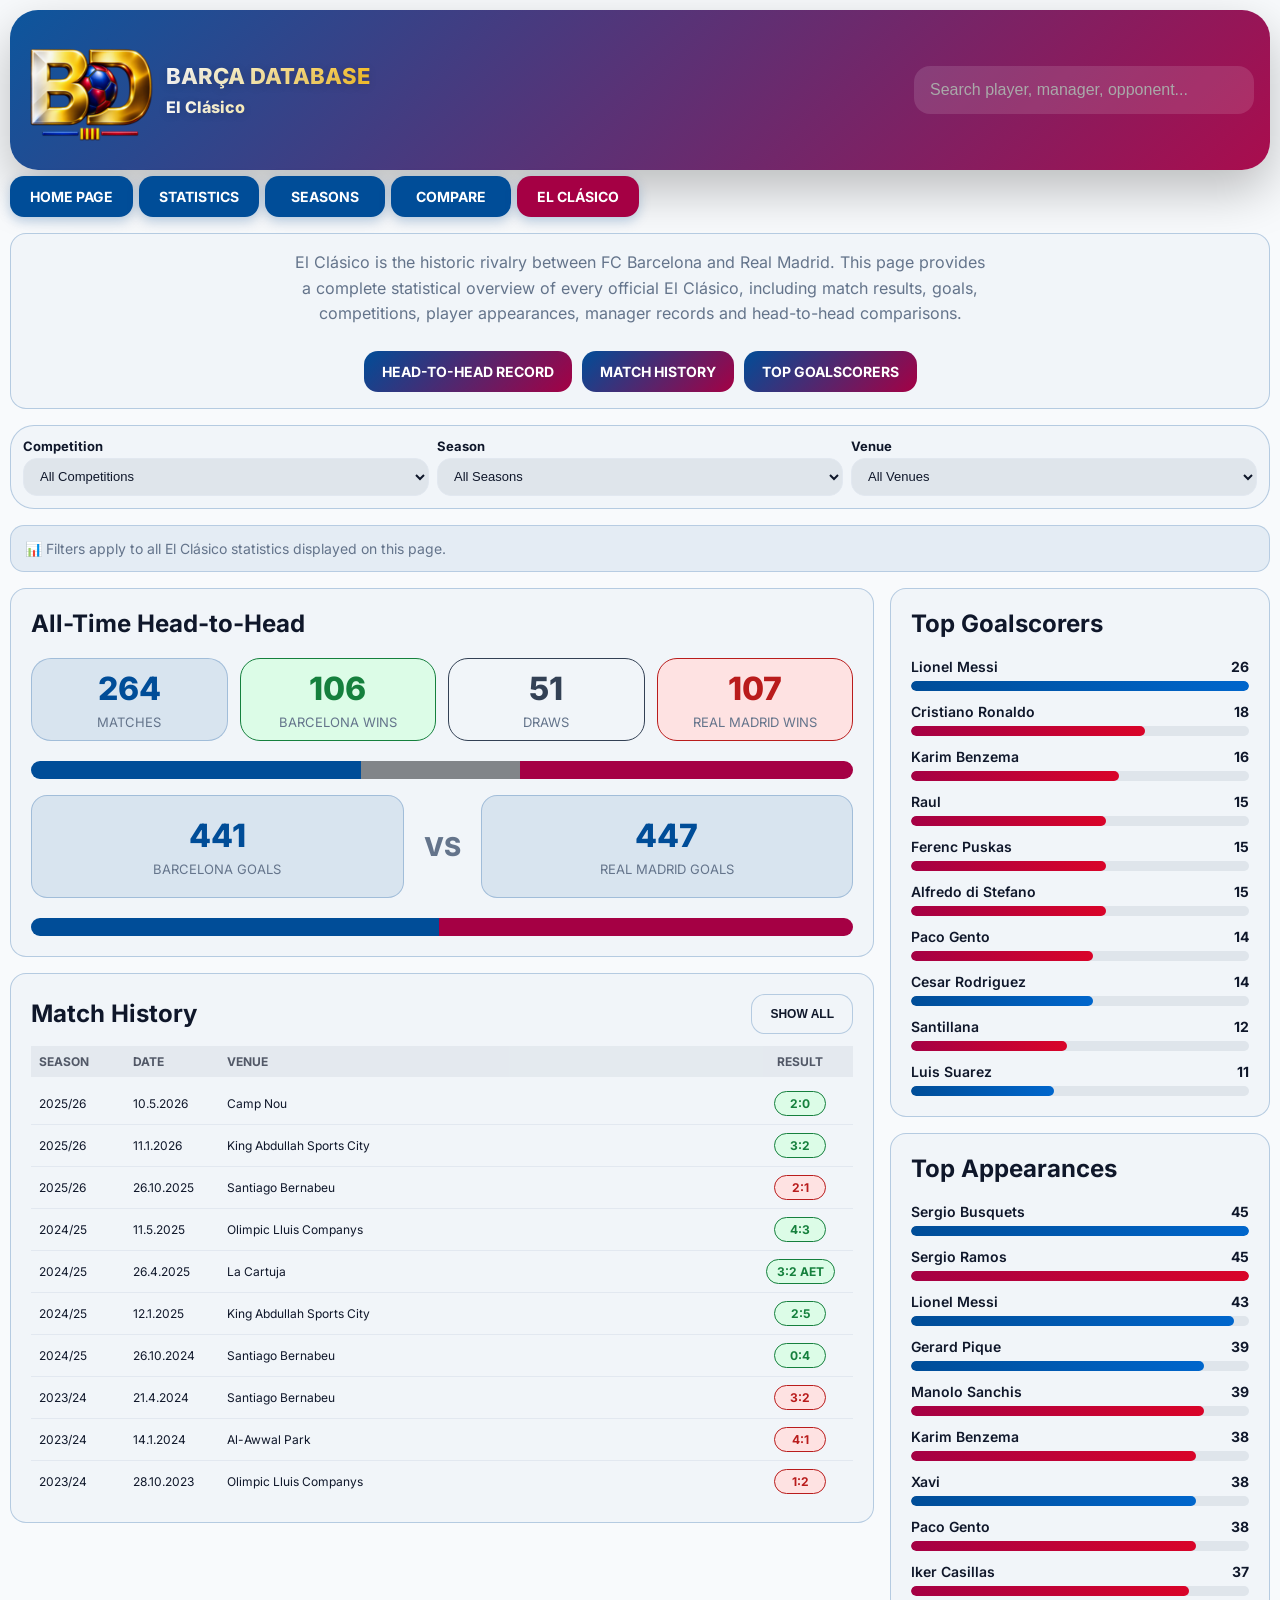
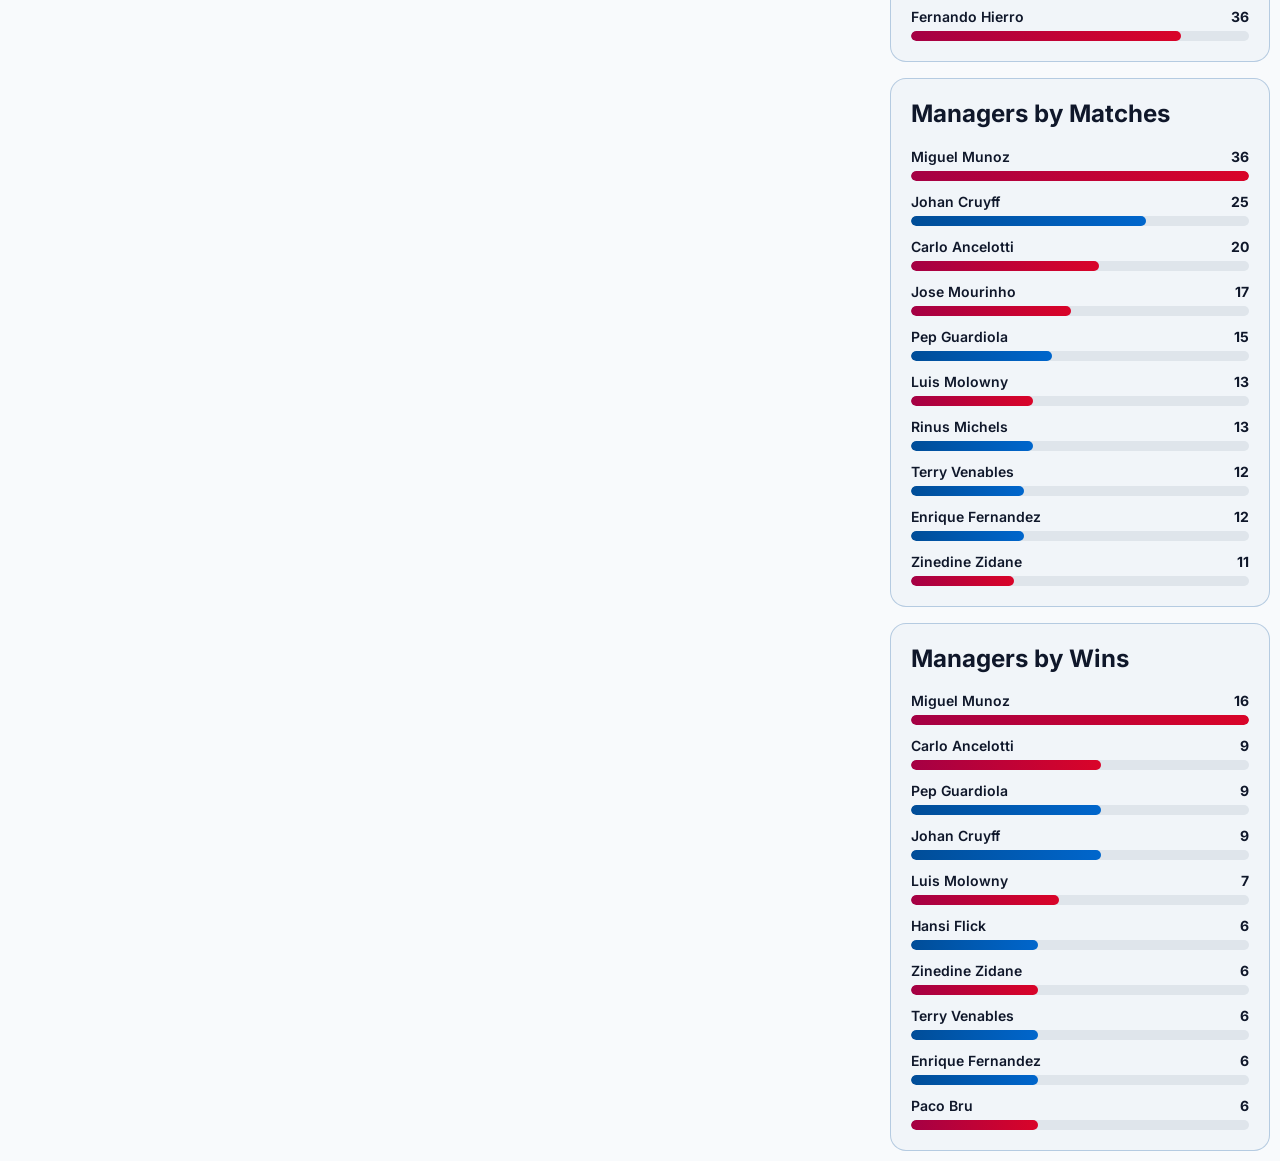
<file: el-clasico.html>
<!DOCTYPE html>
<html lang="en">
<head>
<meta charset="UTF-8">
<meta name="language" content="English">
<meta name="viewport" content="width=device-width, initial-scale=1.0">

<link rel="icon" type="image/png" sizes="16x16" href="favicon-16x16.png">
<link rel="icon" type="image/png" sizes="32x32" href="favicon-32x32.png">

<link rel="apple-touch-icon" sizes="180x180" href="apple-touch-icon.png">

<link rel="manifest" href="site.webmanifest">

<meta name="theme-color" content="#004D98">

<title>El Clásico | FC Barcelona vs Real Madrid Statistics & Records | Barça Database</title>

<meta name="description"
      content="Complete El Clásico statistics between FC Barcelona and Real Madrid. Explore head-to-head records, results, goals, players, managers, trophies and match history.">

<link rel="canonical"
      href="https://barcadb.com/el-clasico.html">

<meta name="robots"
      content="index,follow">

<meta name="author"
      content="RE">

<meta property="og:title"
      content="El Clásico | FC Barcelona vs Real Madrid Statistics & Records">

<meta property="og:description"
      content="Complete El Clásico statistics, records, results, players, managers and match history.">

<meta property="og:url"
      content="https://barcadb.com/el-clasico.html">

<meta property="og:image"
      content="https://barcadb.com/logos/barcadb-logo.png">

<meta property="og:type"
      content="website">

<meta property="og:site_name"
      content="Barça Database">

<meta name="twitter:card"
      content="summary_large_image">

<meta name="twitter:title"
      content="El Clásico | FC Barcelona vs Real Madrid Statistics & Records">

<meta name="twitter:description"
      content="Complete El Clásico statistics, records, results, players, managers and match history.">

<meta name="twitter:image"
      content="https://barcadb.com/logos/barcadb-logo.png">

<meta name="keywords"
      content="El Clasico, El Clásico, Barcelona vs Real Madrid, FC Barcelona Real Madrid, head to head, Clasico statistics, Clasico records, Messi Clasico, Real Madrid Barcelona matches">

<link rel="stylesheet" href="css/fonts.css">
<link rel="stylesheet" href="css/main.css">
<link rel="stylesheet" href="css/theme.css">

<style>

.home-page{
    margin-top:16px;
    display:flex;
    flex-direction:column;
    gap:16px;
}

.dashboard-layout{
    display:grid;
    grid-template-columns:minmax(0,2fr) 380px;
    gap:16px;
    align-items:start;
}

.dashboard-main,
.dashboard-sidebar{
    display:flex;
    flex-direction:column;
    gap:16px;
}

.hero-card{
    background:var(--card-bg);
    border:1px solid var(--card-border);
    border-radius:16px;
    padding:16px 8px;
    text-align:center;
}

.hero-card h2{
    margin:0 0 12px;
    font-size:2rem;
}

.hero-card p{
    max-width:700px;
    margin:0 auto 24px;
    color:var(--muted);
    line-height:1.6;
}

.hero-actions{
    display:flex;
    justify-content:center;
    gap:10px;
    margin-top:20px;
    flex-wrap:wrap;
}

.hero-btn{
    display:inline-flex;
    align-items:center;
    justify-content:center;

    padding:12px 18px;

    border-radius:14px;

    background:
        linear-gradient(
            135deg,
            #004D98,
            #A50044
        );

    color:#fff;
    text-decoration:none;

    font-size:14px;
    font-weight:700;
    text-transform:uppercase;

    transition:.2s;
}

.hero-btn:hover{
    transform:translateY(-2px);
}

.hero-btn.primary{
    background:var(--barca-blue);
    color:white;
}

.hero-btn.secondary{
    background:var(--meta-bg);
    color:var(--text);
    border:1px solid var(--meta-border);
}

.hero-btn:hover{
    transform:translateY(-2px);
}

.home-card{
    background:var(--card-bg);
    border:1px solid var(--card-border);
    border-radius:16px;
    padding:20px;
}

.home-card h2{
    margin-top:0;
}

.home-card p{
    color:var(--muted);
    line-height:1.7;
}

.stats-grid{
    display:grid;
    grid-template-columns:
        repeat(auto-fit,minmax(180px,1fr));
    gap:16px;
}

.stat-card{
    background:var(--card-bg);
    border:1px solid var(--card-border);
    border-radius:16px;
    padding:24px;
    text-align:center;
}

.stat-number{
    font-size:2rem;
    font-weight:800;
    color:var(--barca-blue);
}

.stat-label{
    margin-top:6px;
    color:var(--muted);
}

.navigation-grid{
    display:grid;
    grid-template-columns:
        repeat(auto-fit,minmax(240px,1fr));
    gap:16px;
}

.nav-tile{
    display:block;
    text-decoration:none;
    color:inherit;

    background:var(--card-bg);
    border:1px solid var(--card-border);
    border-radius:16px;

    padding:24px;

    transition:.2s;
}

.nav-tile:hover{
    transform:translateY(-3px);
    border-color:var(--barca-blue);
}

.nav-tile h3{
    margin-top:0;
    margin-bottom:10px;
}

.nav-tile p{
    color:var(--muted);
    margin:0;
}

.features-list{
    display:grid;
    grid-template-columns:
        repeat(auto-fit,minmax(250px,1fr));
    gap:12px;
}

.feature-item{
    background:var(--meta-bg);
    border:1px solid var(--meta-border);
    border-radius:12px;
    padding:16px;
}

.feature-item strong{
    display:block;
    margin-bottom:6px;
}

.header.sticky{
    position: fixed;
    top: 0;
    left: 0;
    right: 0;
    z-index: 9998;
}

.h2h-dashboard{
    display:grid;
    grid-template-columns:repeat(4,1fr);
    gap:12px;
    margin-top:16px;
}

.h2h-stat{
    border-radius:20px;
    padding:10px;
    text-align:center;
    border:1px solid var(--card-border);
    background:var(--card-bg);
}

.h2h-stat.barca{
    background:var(--result-win-bg);
    border:1px solid var(--result-win);
    color:var(--result-win);
}

.h2h-stat.draw{
    background:var(--result-draw-bg);
    border:1px solid var(--result-draw);
    color:var(--result-draw);
}

.h2h-stat.madrid{
    background:var(--result-loss-bg);
    border:1px solid var(--result-loss);
    color:var(--result-loss);
}

.h2h-stat.matches{
    background:rgba(0,77,152,.10);
    border:1px solid rgba(0,77,152,.25);
    color:#004D98;
}

#barcaWins{
    color:var(--result-win);
}

#draws{
    color:var(--result-draw);
}

#madridWins{
    color:var(--result-loss);
}

.h2h-value{
    display:block;
    font-size:2rem;
    font-weight:800;
    color:var(--number);
}

.h2h-label{
    display:block;
    margin-top:6px;
    color:var(--muted);
    font-size:13px;
    text-transform:uppercase;
}

.h2h-progress{
    display:flex;
    height:18px;
    overflow:hidden;
    border-radius:999px;
    margin-top:20px;
}

.barca-progress{
    background:#004D98;
}

.draw-progress{
    background:#818589;
}

.madrid-progress{
    background:#A50044;
}

.goals-dashboard{
    display:grid;
    grid-template-columns:1fr auto 1fr;
    gap:20px;
    align-items:center;
    margin-top:16px;
}

.goal-team{
    text-align:center;

    background:rgba(0,77,152,.10);
    border:1px solid rgba(0,77,152,.25);
    color:#004D98;
    border-radius:16px;

    padding:20px;

}

.goal-value{
    display:block;
    font-size:2rem;
    font-weight:800;
    color:var(--number);
}

.goal-label{
    margin-top:6px;
    color:var(--muted);
    text-transform:uppercase;
    font-size:13px;
}

.goal-separator{
    font-size:26px;
    font-weight:800;
    color:var(--muted);
}

.goals-progress{
    display:flex;
    height:18px;
    overflow:hidden;
    border-radius:999px;
    margin-top:20px;
}

#clasicoMatches{
    margin-top:0;
}

#matches .matches-header{
    display:grid;

    grid-template-columns:
    90px
    90px
    1fr
    90px;

    gap:4px;

    font-size:12px;
    font-weight:700;
    text-transform:uppercase;

    padding:8px;
    margin-bottom:6px;

    background:var(--meta-bg);

    opacity:.7;
}

#matches .matches-line{

    display:grid;

    grid-template-columns:
    90px
    90px
    1fr
    90px;

    gap:4px;
    align-items:center;

    padding:8px;

    border-bottom:1px solid var(--meta-border);

    font-size:12px;

    transition:.2s;
}

#matches .matches-line:hover{
    background:var(--meta-bg);
    cursor:pointer;
}

#matches .matches-line:last-child{
    border-bottom:none;
}

#matches .matches-header div:last-child,
#matches .matches-line div:last-child{
    display:flex;
    justify-content:center;
}

#matches .matches-view-switch{
    display:flex;
    gap:6px;
    margin-bottom:10px;
}

#toggleClasicosBtn{

    height:40px;

    padding:0 18px;

    border-radius:14px;

    cursor:pointer;

    font-size:12px;
    font-weight:700;
    text-transform:uppercase;

    background:var(--card-bg);
    color:var(--text);

    border:1px solid var(--card-border);

    white-space:nowrap;

    transition:.2s;
}

#toggleClasicosBtn:hover{
    background:#004D98;
    color:#fff;
}

#matches .matches-view-switch{
    margin-bottom:6px;
    justify-content:flex-end;
}

#matches .matches-line div:last-child{
    display:flex;
    justify-content:center;
}

.badge{
display:inline-block;
padding:4px 8px;
border-radius:999px;
background:#dbeafe;
color:#1e40af;
font-weight:600;
}

.result-badge{
display:inline-block;
min-width:52px;
text-align:center;
border-radius:999px;
padding:4px 10px;
font-weight:700;
}

.result-win{
background:var(--result-win-bg);
border:1px solid var(--result-win);
color:var(--result-win);
}

.result-draw{
background:var(--result-draw-bg);
border:1px solid var(--result-draw);
color:var(--result-draw);
}

.result-loss{
background:var(--result-loss-bg);
border:1px solid var(--result-loss);
color:var(--result-loss);
}


.result-empty{
background:var(--card-bg);
color:var(--muted);
}

.filters{
    display:flex;
    flex-wrap:wrap;
    gap:8px;

    background:var(--card-bg);
    border:1px solid var(--card-border);

    padding:12px;
    border-radius:24px;

    margin-bottom:0;
}

.filter-group{
    flex:1;
    min-width:180px;
}

.filter-group label{
    display:block;

    margin-bottom:4px;

    font-size:13px;
    font-weight:700;
}

.filters select{
    width:100%;

    height:38px;

    padding:0 12px;

    background:var(--meta-bg);
    color:var(--text);

    border:1px solid var(--meta-border);
    border-radius:14px;

    font-size:13px;
}

.filters select:focus{
    outline:none;
    border-color:#004D98;
}

.clasico-filters{
    align-items:flex-end;
}

.clasico-filters .filter-group{
    flex:1;
}

.h2h-switch{
    display:flex;
    gap:6px;
    margin-bottom:12px;
}

.h2h-switch button{

    height:38px;

    padding:0 18px;

    border-radius:14px;

    cursor:pointer;

    font-size:12px;
    font-weight:700;
    text-transform:uppercase;

    background:var(--card-bg);
    color:var(--text);

    border:1px solid var(--card-border);

    transition:.2s;
}

.h2h-switch button.active{
    background:#004D98;
    color:#fff;
    border-color:#004D98;
}

.h2h-switch button:hover{
    background:#004D98;
    color:#fff;
}

.scorer-item{
    margin-bottom:12px;
}

.scorer-item:last-child{
    margin-bottom:0;
}

.scorer-row{
    display:flex;
    justify-content:space-between;
    align-items:center;

    margin-bottom:6px;

    font-size:14px;
    font-weight:600;
}

.scorer-name a{
    color:var(--text);
    text-decoration:none;
}

.scorer-name a:hover{
    color:#004D98;
}

.scorer-goals{
    font-weight:700;
}

.scorer-bar{
    height:10px;
    border-radius:999px;
    overflow:hidden;

    background:var(--meta-bg);
}

.scorer-fill{
    height:100%;
    background:#004D98;
    border-radius:999px;
}

.barca-scorer{
    background:
    linear-gradient(
        90deg,
        #004D98,
        #0066cc
    );
}

.madrid-scorer{
    background:
    linear-gradient(
        90deg,
        #A50044,
        #d90429
    );
}

.filter-note{

    margin-top:0;
    margin-bottom:16px;

    padding:12px 14px;

    border-radius:14px;

    background:rgba(0,77,152,.08);

    border:1px solid rgba(0,77,152,.20);

    color:var(--muted);

    font-size:14px;
    line-height:1.5;

}

@media (prefers-color-scheme: dark){

    .h2h-stat.matches{
        background:rgba(0,77,152,.20);
        border:1px solid #004D98;
        color:#ffffff;
    }

    .draw-progress{
        background:#FDC52C;
    }

    .filter-note{

        background:rgba(0,77,152,.15);
        border-color:#004D98;

    }

}

.section-header{
    display:flex;
    justify-content:space-between;
    align-items:center;
    gap:12px;
    margin-bottom:12px;
}

.section-header h2{
    margin:0;
}

@media(max-width:820px){

    .h2h-switch{
        flex-wrap:wrap;
    }

    .h2h-switch button{
        flex:1;
    }

    .clasico-filters{
        flex-direction:column;
        align-items:stretch;
    }

    #toggleClasicosBtn{
        width:130px;
    }

    #matches .matches-header,
    #matches .matches-line{

        grid-template-columns:
        70px
        75px
        1fr
        70px;

        font-size:12px;
    }
      
    .dashboard-layout{
        grid-template-columns:1fr;
    }

    .goals-dashboard{
        grid-template-columns:repeat(2,1fr);
    }

    .goal-separator{
        display:none;
    }

    .h2h-dashboard{
        grid-template-columns:repeat(2,1fr);
    }

    .hero-card{
        padding:32px 18px;
    }

    .hero-card h2{
        font-size:1.7rem;
    }

}

</style>

</head>

<body>

<div class="container">

<div class="menu-overlay" id="menuOverlay"></div>

<div class="header">
    <div class="header-inner">
        <img src="logos/barcadb-logo.png" class="header-logo" alt="Barça DB">

        <div class="header-text">
            <h1>Barça Database</h1>
            <div class="hero-subtitle">
                El Clásico
        </div>
    </div>

<div class="desktop-search">

    <input
        type="text"
        id="personSearch"
        placeholder="Search player, manager, opponent..."
        class="desktop-search-input">

    <div id="personSearchResults"></div>

</div>

    <button id="menuToggle" class="menu-toggle">
    	☰
    </button>

</div>
</div>

<nav class="main-menu">

    <div class="mobile-menu-search">

        <input
            type="text"
            id="mobilePersonSearch"
            placeholder="Search player, manager..."
            class="mobile-search-input">

        <div id="mobileSearchResults"></div>

    </div>

    <a href="index.html">
        <span>Home page</span>
    </a>
      
    <a href="statistics.html">
        <span>Statistics</span>
    </a>

    <a href="season.html">
        <span>Seasons</span>
    </a>

    <a href="compare.html">
        <span>Compare</span>
    </a>

    <a href="el-clasico.html" class="active">
        <span>El Clásico</span>
    </a>

</nav>

<div class="home-page">

<section class="hero-card">

<p>
El Clásico is the historic rivalry between FC Barcelona and Real Madrid. 
This page provides a complete statistical overview of every official El Clásico,
including match results, goals, competitions, player appearances, manager
records and head-to-head comparisons.
</p>
    <div class="hero-actions">
      
      <a class="hero-btn"
            href="#head-to-head">
            Head-to-Head Record
        </a>
      
      <a class="hero-btn"
            href="#matches">
            Match History
        </a>
      
      <a class="hero-btn"
            href="#top-scorers">
            Top Goalscorers
        </a>

    </div>

</section>

<div class="filters">

    <div class="filter-group">

        <label>Competition</label>

        <select id="globalCompetitionFilter"
                onchange="updateGlobalFilters()">
            <option value="All">
                All Competitions
            </option>
        </select>

    </div>

    <div class="filter-group">

        <label>Season</label>

        <select id="globalSeasonFilter"
                onchange="updateGlobalFilters()">
            <option value="All">
                All Seasons
            </option>
        </select>

    </div>

<div class="filter-group">

    <label>Venue</label>

    <select id="globalVenueFilter"
            onchange="updateGlobalFilters()">

        <option value="All">
            All Venues
        </option>

    </select>

</div>

</div>

<div class="filter-note">

    📊 Filters apply to all El Clásico statistics
    displayed on this page.

</div>
    
</div>

<div class="dashboard-layout">

    <div class="dashboard-main">

        <section id="head-to-head"
                 class="home-card">

<h2 id="h2hTitle">
    All-Time Head-to-Head
</h2>

            <div class="h2h-dashboard">

                <div class="h2h-stat matches">
                    <span class="h2h-value" id="totalMatches">0</span>
                    <span class="h2h-label">Matches</span>
                </div>

                <div class="h2h-stat barca">
                    <span class="h2h-value" id="barcaWins">0</span>
                    <span class="h2h-label">Barcelona Wins</span>
                </div>

                <div class="h2h-stat draw">
                    <span class="h2h-value" id="draws">0</span>
                    <span class="h2h-label">Draws</span>
                </div>

                <div class="h2h-stat madrid">
                    <span class="h2h-value" id="madridWins">0</span>
                    <span class="h2h-label">Real Madrid Wins</span>
                </div>

            </div>

            <div class="h2h-progress">

                <div class="barca-progress"
                     id="barcaProgress"></div>

                <div class="draw-progress"
                     id="drawProgress"></div>

                <div class="madrid-progress"
                     id="madridProgress"></div>

            </div>
            
            <div class="goals-dashboard">

                <div class="goal-team">

                    <div class="goal-value"
                         id="barcaGoals">
                        0
                    </div>

                    <div class="goal-label">
                        Barcelona Goals
                    </div>

                </div>

                <div class="goal-separator">
                    VS
                </div>

                <div class="goal-team">

                    <div class="goal-value"
                         id="madridGoals">
                        0
                    </div>

                    <div class="goal-label">
                        Real Madrid Goals
                    </div>

                </div>

            </div>

            <div class="goals-progress">

                <div id="barcaGoalsProgress"
                     class="barca-progress">
                </div>

                <div id="madridGoalsProgress"
                     class="madrid-progress">
                </div>

            </div>

        </section>

<section id="matches"
         class="home-card">

    <div class="section-header">

        <h2>Match History</h2>

        <button id="toggleClasicosBtn"
                onclick="toggleClasicos()">
            Show All
        </button>

    </div>

    <div class="matches-header">

        <div>Season</div>
        <div>Date</div>
        <div>Venue</div>
        <div>Result</div>

    </div>

    <div id="clasicoMatches"></div>

</section>

    </div>

    <div class="dashboard-sidebar">

        <section id="top-scorers"
         class="home-card">

    <h2>Top Goalscorers</h2>

    <div id="topScorers"></div>

</section>

<section id="top-appearances"
         class="home-card">

    <h2>Top Appearances</h2>

    <div id="topAppearances"></div>

</section>

<section id="top-managers"
         class="home-card">

    <h2>Managers by Matches</h2>

    <div id="topManagers"></div>

</section>

<section id="top-manager-wins"
         class="home-card">

    <h2>Managers by Wins</h2>

    <div id="topManagerWins"></div>

</section>

    </div>

</div>

</div>

<script type="application/ld+json">
{
  "@context":"https://schema.org",
  "@type":"WebPage",
  "name":"El Clásico",
  "description":"Complete El Clásico statistics between FC Barcelona and Real Madrid.",
  "url":"https://barcadb.com/el-clasico.html",
  "about":[
    {
      "@type":"SportsTeam",
      "name":"FC Barcelona"
    },
    {
      "@type":"SportsTeam",
      "name":"Real Madrid"
    }
  ]
}
</script>

<script>

let allMatches = [];
let showAllClasicos = false;

let selectedCompetition = "All";
let selectedSeason = "All";
let selectedVenue = "All";

fetch("data.json")
    .then(r => r.json())
    .then(data => {

        allMatches = data;

        renderHome();

    });

function getClasicos(){

    return allMatches.filter(match => {

        return (
            match["Opp. Team"] === "Real Madrid" &&
            match["Result"] !== "-:-"
        );

    });

}

function renderGoals(){

    let clasicos = getFilteredClasicos();

    let barcaGoals = 0;
    let madridGoals = 0;

clasicos.forEach(match => {

    const gf =
        Number(match["Scored"]) || 0;

    const ga =
        Number(match["Conceded"]) || 0;

    barcaGoals += gf;
    madridGoals += ga;

});

    document.getElementById("barcaGoals").textContent =
        barcaGoals;

    document.getElementById("madridGoals").textContent =
        madridGoals;

    const totalGoals =
        barcaGoals + madridGoals;

    const barcaPct =
        totalGoals
        ? (barcaGoals / totalGoals) * 100
        : 50;

    const madridPct =
        totalGoals
        ? (madridGoals / totalGoals) * 100
        : 50;

    document.getElementById(
        "barcaGoalsProgress"
    ).style.width = `${barcaPct}%`;

    document.getElementById(
        "madridGoalsProgress"
    ).style.width = `${madridPct}%`;

}

function renderTopScorers(){

    const scorers = {};
    const scorerClubs = {};

getFilteredClasicos().forEach(match => {

for(let i = 1; i <= 12; i++){

    const barcaPlayer =
        match[`Goal Player ${i}`];

    if(
        barcaPlayer &&
        !barcaPlayer.includes("(OG)")
    ){
        scorers[barcaPlayer] =
            (scorers[barcaPlayer] || 0) + 1;

        scorerClubs[barcaPlayer] = "barca";
    }

    const madridPlayer =
        match[`Opp. Goal Player ${i}`];

    if(
        madridPlayer &&
        !madridPlayer.includes("(OG)")
    ){
        scorers[madridPlayer] =
            (scorers[madridPlayer] || 0) + 1;

        scorerClubs[madridPlayer] = "madrid";
    }

}

});

    const sorted =
        Object.entries(scorers)
        .sort((a,b) => b[1] - a[1])
        .slice(0,10);

    const maxGoals =
        sorted[0]?.[1] || 1;

    let html = "";

    sorted.forEach(([name, goals]) => {

        const width =
            (goals / maxGoals) * 100;

        html += `

            <div class="scorer-item">

                <div class="scorer-row">

                    <div class="scorer-name">
                        <a class="player-link" href="player.html?name=${encodeURIComponent(name)}">
                            ${name}
                        </a>
                    </div>

                    <div class="scorer-goals">
                        ${goals}
                    </div>

                </div>

                <div class="scorer-bar">

                    <div class="scorer-fill ${
    scorerClubs[name] === "madrid"
    ? "madrid-scorer"
    : "barca-scorer"
}"
style="width:${width}%">
</div>

                </div>

            </div>

        `;

    });

    document.getElementById(
        "topScorers"
    ).innerHTML = html;

}

function renderTopAppearances(){

    const appearances = {};
    const playerClubs = {};

    getFilteredClasicos().forEach(match => {

        for(let i = 1; i <= 11; i++){

            const player =
                match[`Player name ${i}`];

            if(player){

                appearances[player] =
                    (appearances[player] || 0) + 1;

                playerClubs[player] = "barca";
            }

            const oppPlayer =
                match[`Opp. Player name ${i}`];

            if(oppPlayer){

                appearances[oppPlayer] =
                    (appearances[oppPlayer] || 0) + 1;

                playerClubs[oppPlayer] = "madrid";
            }

        }

    });

    const sorted =
        Object.entries(appearances)
        .sort((a,b) => b[1] - a[1])
        .slice(0,10);

    const maxApps =
        sorted[0]?.[1] || 1;

    let html = "";

    sorted.forEach(([name, apps]) => {

        const width =
            (apps / maxApps) * 100;

        html += `

            <div class="scorer-item">

                <div class="scorer-row">

                    <div class="scorer-name">
                        <a class="player-link" href="player.html?name=${encodeURIComponent(name)}">
                            ${name}
                        </a>
                    </div>

                    <div class="scorer-goals">
                        ${apps}
                    </div>

                </div>

                <div class="scorer-bar">

                    <div class="scorer-fill ${
                        playerClubs[name] === "madrid"
                        ? "madrid-scorer"
                        : "barca-scorer"
                    }"
                    style="width:${width}%">
                    </div>

                </div>

            </div>

        `;

    });

    document.getElementById(
        "topAppearances"
    ).innerHTML = html;

}

function renderTopManagers(){

    const managers = {};

    const managerClubs = {};

getFilteredClasicos().forEach(match => {

    const barcaManager =
        match.Manager;

    if(barcaManager){

        managers[barcaManager] =
            (managers[barcaManager] || 0) + 1;

        managerClubs[barcaManager] =
            "barca";
    }

    const madridManager =
        match["Opp. Manager"];

    if(madridManager){

        managers[madridManager] =
            (managers[madridManager] || 0) + 1;

        managerClubs[madridManager] =
            "madrid";
    }

});

    const sorted =
        Object.entries(managers)
        .sort((a,b) => b[1] - a[1])
        .slice(0,10);

    const max =
        sorted[0]?.[1] || 1;

    let html = "";

    sorted.forEach(([name, matches]) => {

        const width =
            (matches / max) * 100;

        html += `

            <div class="scorer-item">

                <div class="scorer-row">

                    <div class="scorer-name">
                        <a class="player-link" href="manager.html?name=${encodeURIComponent(name)}">
                            ${name}
                        </a>
                    </div>

                    <div class="scorer-goals">
                        ${matches}
                    </div>

                </div>

                <div class="scorer-bar">

<div
    class="scorer-fill ${
        managerClubs[name] === "madrid"
        ? "madrid-scorer"
        : "barca-scorer"
    }"
    style="width:${width}%">
</div>


                </div>

            </div>

        `;

    });

    document.getElementById(
        "topManagers"
    ).innerHTML = html;

}

function renderTopManagerWins(){

    const wins = {};

    const managerClubs = {};

getFilteredClasicos().forEach(match => {

    const barcaManager =
        match.Manager;

    const madridManager =
        match["Opp. Manager"];

    if(
        match["Result type"] === "W" &&
        barcaManager
    ){

        wins[barcaManager] =
            (wins[barcaManager] || 0) + 1;

        managerClubs[barcaManager] =
            "barca";
    }

    if(
        match["Result type"] === "L" &&
        madridManager
    ){

        wins[madridManager] =
            (wins[madridManager] || 0) + 1;

        managerClubs[madridManager] =
            "madrid";
    }

});

    const sorted =
        Object.entries(wins)
        .sort((a,b) => b[1] - a[1])
        .slice(0,10);

    const max =
        sorted[0]?.[1] || 1;

    let html = "";

    sorted.forEach(([name, winCount]) => {

        const width =
            (winCount / max) * 100;

        html += `

            <div class="scorer-item">

                <div class="scorer-row">

                    <div class="scorer-name">
                        <a class="player-link" href="manager.html?name=${encodeURIComponent(name)}">
                            ${name}
                        </a>
                    </div>

                    <div class="scorer-goals">
                        ${winCount}
                    </div>

                </div>

                <div class="scorer-bar">

<div
    class="scorer-fill ${
        managerClubs[name] === "madrid"
        ? "madrid-scorer"
        : "barca-scorer"
    }"
    style="width:${width}%">
</div>


                </div>

            </div>

        `;

    });

    document.getElementById(
        "topManagerWins"
    ).innerHTML = html;

}

function getFilteredClasicos(){

    let clasicos = getClasicos();

    if(selectedCompetition !== "All"){

        clasicos = clasicos.filter(
            match =>
            match.Competition === selectedCompetition
        );

    }

    if(selectedSeason !== "All"){

        clasicos = clasicos.filter(
            match =>
            match.Season === selectedSeason
        );

    }

    if(selectedVenue !== "All"){

        clasicos = clasicos.filter(
            match =>
            match.Venue === selectedVenue
        );

    }

    return clasicos;

}

function renderGlobalFilters(){

    const allClasicos = getClasicos();

    // Competition options podľa vybranej sezóny

    let competitionSource = allClasicos;

    if(selectedSeason !== "All"){

        competitionSource =
            competitionSource.filter(
                match =>
                match.Season === selectedSeason
            );

    }

    const competitions =
        [...new Set(
            competitionSource.map(
                match => match.Competition
            )
        )]
        .sort();

    // Season options podľa vybranej súťaže

    let seasonSource = allClasicos;

    if(selectedCompetition !== "All"){

        seasonSource =
            seasonSource.filter(
                match =>
                match.Competition === selectedCompetition
            );

    }

    const seasons =
        [...new Set(
            seasonSource.map(
                match => match.Season
            )
        )]
        .sort()
        .reverse();
      
let venueSource = allClasicos;

if(selectedCompetition !== "All"){

    venueSource = venueSource.filter(
        match =>
        match.Competition === selectedCompetition
    );

}

if(selectedSeason !== "All"){

    venueSource = venueSource.filter(
        match =>
        match.Season === selectedSeason
    );

}

const venues =
    [...new Set(
        venueSource.map(
            match => match.Venue
        )
    )]
    .sort();

    document.getElementById(
        "globalCompetitionFilter"
    ).innerHTML = `

        <option value="All">
            All Competitions
        </option>

        ${competitions.map(comp => `

            <option
                value="${comp}"
                ${comp === selectedCompetition ? "selected" : ""}>
                ${comp}
            </option>

        `).join("")}

    `;

    document.getElementById(
        "globalSeasonFilter"
    ).innerHTML = `

        <option value="All">
            All Seasons
        </option>

        ${seasons.map(season => `

            <option
                value="${season}"
                ${season === selectedSeason ? "selected" : ""}>
                ${season}
            </option>

        `).join("")}

    `;

document.getElementById(
    "globalVenueFilter"
).innerHTML = `

    <option value="All">
        All Venues
    </option>

    ${venues.map(venue => `

        <option
            value="${venue}"
            ${venue === selectedVenue ? "selected" : ""}>
            ${venue}
        </option>

    `).join("")}

`;

document.getElementById(
    "globalVenueFilter"
).innerHTML = `

    <option value="All">
        All Venues
    </option>

    ${venues.map(venue => `

        <option
            value="${venue}"
            ${venue === selectedVenue ? "selected" : ""}>
            ${venue}
        </option>

    `).join("")}

`;

}

function updateGlobalFilters(){

    selectedCompetition =
        document.getElementById(
            "globalCompetitionFilter"
        ).value;

    selectedSeason =
        document.getElementById(
            "globalSeasonFilter"
        ).value;

selectedVenue =
    document.getElementById(
        "globalVenueFilter"
    ).value;

    renderGlobalFilters();

    renderHeadToHead();
    renderGoals();
    renderTopScorers();
    renderTopAppearances();
    renderClasicoMatches();

    renderTopManagers();
    renderTopManagerWins();

}

function renderClasicoMatches(){

    let clasicos =
    getFilteredClasicos();

clasicos.sort(
    (a,b) => Number(b.ID) - Number(a.ID)
);

    const matches =
        showAllClasicos
        ? clasicos
        : clasicos.slice(0,10);

    let html = "";

    matches.forEach(match => {

        let resultClass = "result-draw";

        if(match["Result type"] === "W"){
            resultClass = "result-win";
        }

        if(match["Result type"] === "L"){
            resultClass = "result-loss";
        }

        html += `

            <div class="matches-line"
            onclick="location.href='match.html?id=${match.ID}'">

    <div>
        ${match.Season}
    </div>

    <div>
        ${match.Date}
    </div>

    <div>
        ${match.Venue}
    </div>

    <div>

        <span class="result-badge ${resultClass}">
            ${match.Result}
        </span>

    </div>

</div>

`;

    });

    document.getElementById(
        "clasicoMatches"
    ).innerHTML = html;

}

function toggleClasicos(){

    showAllClasicos =
        !showAllClasicos;

    document.getElementById(
        "toggleClasicosBtn"
    ).textContent =
        showAllClasicos
        ? "Show only 10"
        : "Show All";

    renderClasicoMatches();

}

function renderHeadToHead(){

    let clasicos = getFilteredClasicos();

    const totalMatches = clasicos.length;

    let barcaWins = 0;
    let madridWins = 0;
    let draws = 0;

clasicos.forEach(match => {

    const gf =
        Number(match["Scored"]) || 0;

    const ga =
        Number(match["Conceded"]) || 0;

    if(gf > ga){

        barcaWins++;

    }
    else if(gf < ga){

        madridWins++;

    }
    else{

        draws++;

    }

});

    document.getElementById("totalMatches").textContent =
        totalMatches;

    document.getElementById("barcaWins").textContent =
        barcaWins;

    document.getElementById("draws").textContent =
        draws;

    document.getElementById("madridWins").textContent =
        madridWins;

    const barcaPct =
        totalMatches
        ? (barcaWins / totalMatches) * 100
        : 0;

    const drawPct =
        totalMatches
        ? (draws / totalMatches) * 100
        : 0;

    const madridPct =
        totalMatches
        ? (madridWins / totalMatches) * 100
        : 0;

    document.getElementById("barcaProgress").style.width =
        `${barcaPct}%`;

    document.getElementById("drawProgress").style.width =
        `${drawPct}%`;

    document.getElementById("madridProgress").style.width =
        `${madridPct}%`;

}

function renderHome(){

    initPersonSearch();

    renderGlobalFilters();

    renderHeadToHead();
    renderGoals();
    renderClasicoMatches();
    renderTopScorers();
    renderTopAppearances();

    renderTopManagers();
    renderTopManagerWins();

}

function initPersonSearch(){

    const searchItems = new Map();

    allMatches.forEach(match => {

        // Barcelona manager
        if(match.Manager){

            searchItems.set(
                `manager-${match.Manager}`,
                {
                    name: match.Manager,
                    type: "Manager"
                }
            );

        }

        // Opponent manager
        if(match["Opp. Manager"]){

            searchItems.set(
                `manager-${match["Opp. Manager"]}`,
                {
                    name: match["Opp. Manager"],
                    type: "Manager"
                }
            );

        }

		// Opponent team
		if(match["Opp. Team"]){
		
		    searchItems.set(
		        `opponent-${match["Opp. Team"]}`,
		        {
		            name: match["Opp. Team"],
		            type: "Opponent"
		        }
		    );
		
		}

        // Starting XI
        for(let i=1;i<=11;i++){

            if(match[`Player name ${i}`]){

                searchItems.set(
                    `player-${match[`Player name ${i}`]}`,
                    {
                        name: match[`Player name ${i}`],
                        type: "Player"
                    }
                );

            }

            if(match[`Opp. Player name ${i}`]){

                searchItems.set(
                    `player-${match[`Opp. Player name ${i}`]}`,
                    {
                        name: match[`Opp. Player name ${i}`],
                        type: "Player"
                    }
                );

            }

        }

        // Bench
        for(let i=1;i<=12;i++){

            if(match[`On the bench name ${i}`]){

                searchItems.set(
                    `player-${match[`On the bench name ${i}`]}`,
                    {
                        name: match[`On the bench name ${i}`],
                        type: "Player"
                    }
                );

            }

            if(match[`Opp. On the bench name ${i}`]){

                searchItems.set(
                    `player-${match[`Opp. On the bench name ${i}`]}`,
                    {
                        name: match[`Opp. On the bench name ${i}`],
                        type: "Player"
                    }
                );

            }

        }

    });

    const itemList =
        [...searchItems.values()]
        .sort((a,b) => a.name.localeCompare(b.name));

    function attachSearch(inputId, resultsId){

    const input = document.getElementById(inputId);
    const results = document.getElementById(resultsId);

    if(!input || !results) return;

    input.addEventListener("input", () => {

        const value =
            input.value
            .trim()
            .toLowerCase();

        if(!value){
            results.innerHTML = "";
            return;
        }

        const filtered =
            itemList
            .filter(item =>
                item.name.toLowerCase().includes(value)
            )
            .slice(0,20);

        results.innerHTML = `
            <div class="player-search-results">
                ${filtered.map(item => {

                    let url = "";

                    if(item.type === "Manager"){
                        url = "manager.html?name=" + encodeURIComponent(item.name);
                    }else if(item.type === "Opponent"){
                        url = "opponent.html?name=" + encodeURIComponent(item.name);
                    }else{
                        url = "player.html?name=" + encodeURIComponent(item.name);
                    }

                    return `
                  
    <a 
        class="player-search-item"
        href="${url}">

        ${item.name}

        <span class="search-type ${item.type.toLowerCase()}">
            (${item.type})
        </span>

    </a>
                    `;
                }).join("")}
            </div>
        `;
    });

    input.addEventListener("blur", () => {
        setTimeout(() => {
            results.innerHTML = "";
        }, 200);
    });

}
attachSearch(
    "personSearch",
    "personSearchResults"
);

attachSearch(
    "mobilePersonSearch",
    "mobileSearchResults"
);

}

document.addEventListener("DOMContentLoaded", () => {

    const menuToggle =
        document.getElementById("menuToggle");

    const menuOverlay =
        document.getElementById("menuOverlay");

    const mainMenu =
        document.querySelector(".main-menu");

    if(!menuToggle || !menuOverlay || !mainMenu){
        return;
    }

    function closeMenu(){

        mainMenu.classList.remove("open");
        menuOverlay.classList.remove("show");

        menuToggle.textContent = "☰";
    }

    function openMenu(){

        mainMenu.classList.add("open");
        menuOverlay.classList.add("show");

        menuToggle.textContent = "✕";
    }

    menuToggle.addEventListener("click", () => {

        if(mainMenu.classList.contains("open")){
            closeMenu();
        }else{
            openMenu();
        }

    });

    menuOverlay.addEventListener(
        "click",
        closeMenu
    );

    window.addEventListener("resize", () => {

        if(window.innerWidth > 820){
            closeMenu();
        }

    });

});

</script>

</body>
</html>
</file>
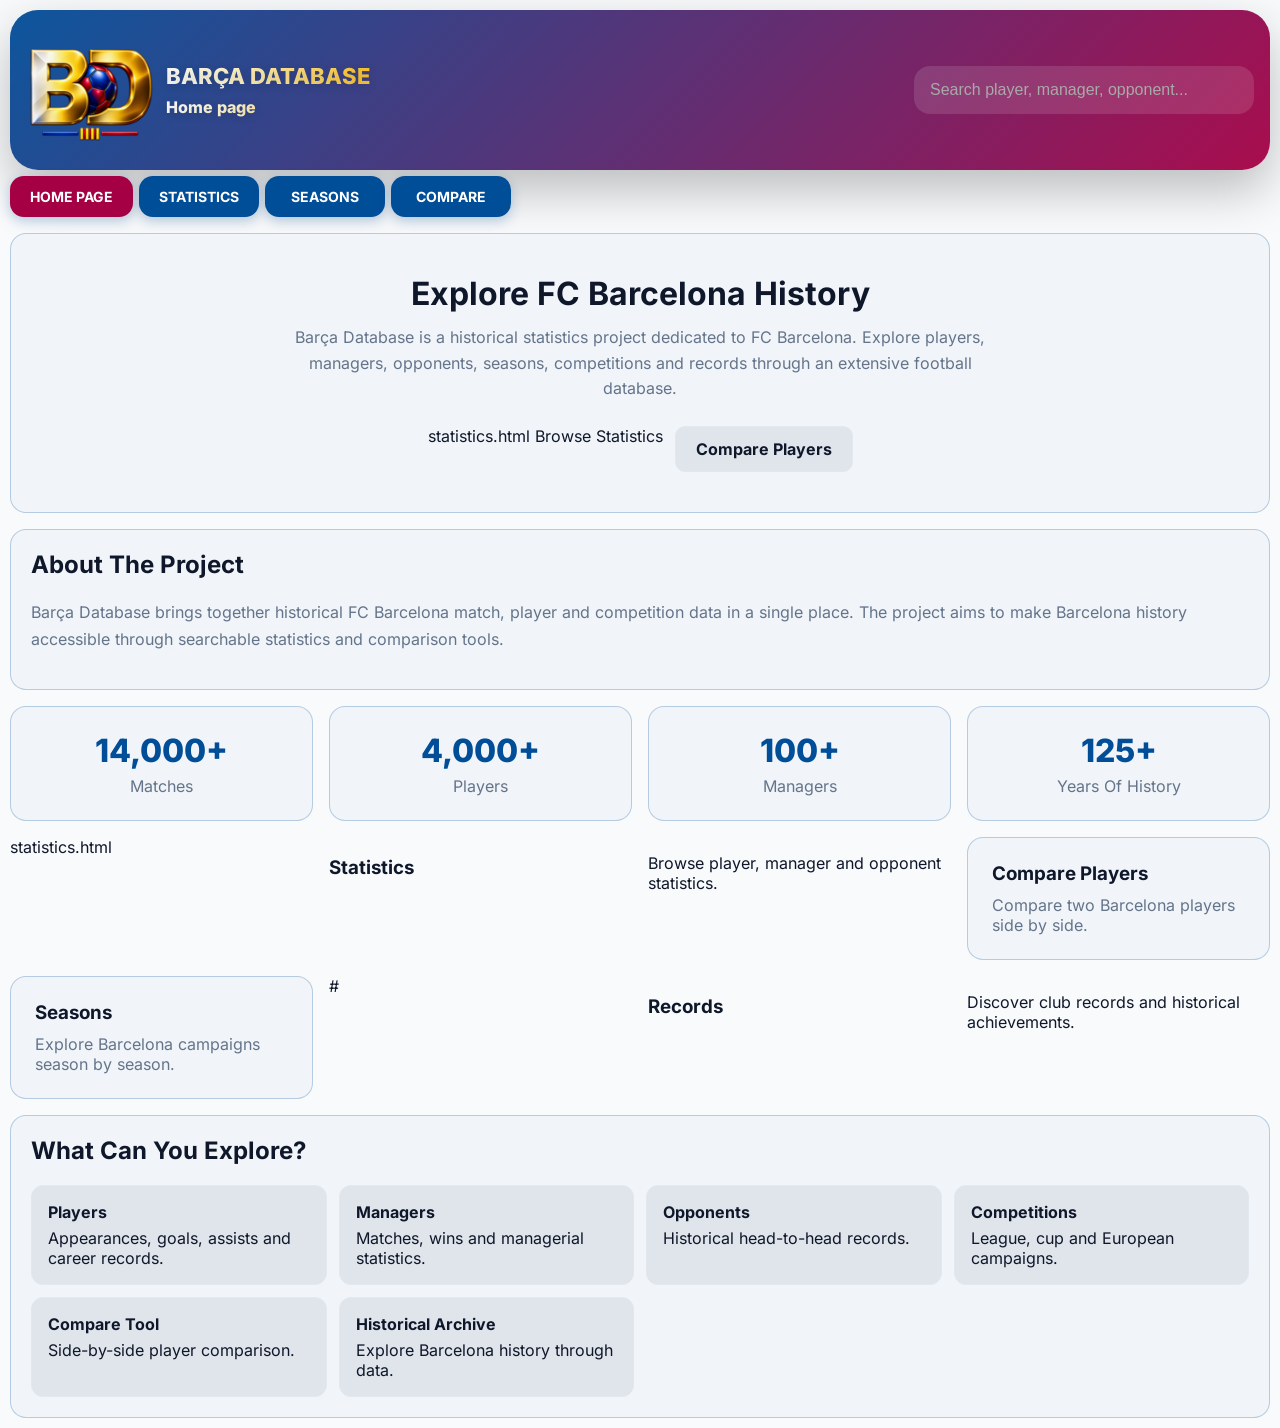
<file: index2.html>
<!DOCTYPE html>
<html lang="en">
<head>
<meta charset="UTF-8">
<meta name="language" content="English">
<meta name="viewport" content="width=device-width, initial-scale=1.0">

<link rel="icon" type="image/png" sizes="16x16" href="favicon-16x16.png">
<link rel="icon" type="image/png" sizes="32x32" href="favicon-32x32.png">

<link rel="apple-touch-icon" sizes="180x180" href="apple-touch-icon.png">

<link rel="manifest" href="site.webmanifest">

<meta name="theme-color" content="#004D98">

<title>Barça Database | FC Barcelona Statistics & Records</title>

<meta name="description"
      content="Explore FC Barcelona history, players, managers, opponents, statistics, seasons and records.">
      
<link rel="canonical"
      href="https://barcadb.com/">

<meta property="og:title"
      content="Barça Database">

<meta property="og:url"
      content="https://barcadb.com/">

<meta name="twitter:title"
      content="Barça Database">

<meta name="twitter:description"
      content="FC Barcelona statistics and records database.">

<meta name="keywords"
      content="FC Barcelona, Barcelona statistics, Barca database, Barca records, Barcelona players, Barcelona matches">

<meta name="robots"
      content="index,follow">

<meta name="author"
      content="RE">

<link rel="canonical"
      href="https://barcadb.com/">

<meta property="og:image"
      content="https://barcadb.com/logos/barcadb-logo.png">

<meta property="og:url"
      content="https://barcadb.com/">

<meta property="og:type"
      content="website">

<meta name="twitter:card"
      content="summary_large_image">

<meta name="twitter:title"
      content="Barça Database">

<meta name="twitter:description"
      content="FC Barcelona statistics and records database.">

<meta name="twitter:image"
      content="https://barcadb.com/logos/barcadb-logo.png">

<link rel="stylesheet" href="css/fonts.css">
<link rel="stylesheet" href="css/main.css">
<link rel="stylesheet" href="css/theme.css">

<style>

.home-page{
    margin-top:16px;
    display:flex;
    flex-direction:column;
    gap:16px;
}

.hero-card{
    background:var(--card-bg);
    border:1px solid var(--card-border);
    border-radius:16px;
    padding:40px 24px;
    text-align:center;
}

.hero-card h2{
    margin:0 0 12px;
    font-size:2rem;
}

.hero-card p{
    max-width:700px;
    margin:0 auto 24px;
    color:var(--muted);
    line-height:1.6;
}

.hero-actions{
    display:flex;
    justify-content:center;
    gap:12px;
    flex-wrap:wrap;
}

.hero-btn{
    padding:12px 20px;
    border-radius:10px;
    text-decoration:none;
    font-weight:700;
    transition:.2s;
}

.hero-btn.primary{
    background:var(--barca-blue);
    color:white;
}

.hero-btn.secondary{
    background:var(--meta-bg);
    color:var(--text);
    border:1px solid var(--meta-border);
}

.hero-btn:hover{
    transform:translateY(-2px);
}

.home-card{
    background:var(--card-bg);
    border:1px solid var(--card-border);
    border-radius:16px;
    padding:20px;
}

.home-card h2{
    margin-top:0;
}

.home-card p{
    color:var(--muted);
    line-height:1.7;
}

.stats-grid{
    display:grid;
    grid-template-columns:
        repeat(auto-fit,minmax(180px,1fr));
    gap:16px;
}

.stat-card{
    background:var(--card-bg);
    border:1px solid var(--card-border);
    border-radius:16px;
    padding:24px;
    text-align:center;
}

.stat-number{
    font-size:2rem;
    font-weight:800;
    color:var(--barca-blue);
}

.stat-label{
    margin-top:6px;
    color:var(--muted);
}

.navigation-grid{
    display:grid;
    grid-template-columns:
        repeat(auto-fit,minmax(240px,1fr));
    gap:16px;
}

.nav-tile{
    display:block;
    text-decoration:none;
    color:inherit;

    background:var(--card-bg);
    border:1px solid var(--card-border);
    border-radius:16px;

    padding:24px;

    transition:.2s;
}

.nav-tile:hover{
    transform:translateY(-3px);
    border-color:var(--barca-blue);
}

.nav-tile h3{
    margin-top:0;
    margin-bottom:10px;
}

.nav-tile p{
    color:var(--muted);
    margin:0;
}

.features-list{
    display:grid;
    grid-template-columns:
        repeat(auto-fit,minmax(250px,1fr));
    gap:12px;
}

.feature-item{
    background:var(--meta-bg);
    border:1px solid var(--meta-border);
    border-radius:12px;
    padding:16px;
}

.feature-item strong{
    display:block;
    margin-bottom:6px;
}

@media(max-width:820px){

    .hero-card{
        padding:32px 18px;
    }

    .hero-card h2{
        font-size:1.7rem;
    }

}

</style>

</head>

<body>

<div class="container">

<div class="menu-overlay" id="menuOverlay"></div>

<div class="header">
    <div class="header-inner">
        <img src="logos/barcadb-logo.png" class="header-logo" alt="Barça DB">

        <div class="header-text">
            <h1>Barça Database</h1>
            <div class="hero-subtitle">
            Home page
        </div>
    </div>

<div class="desktop-search">

    <input
        type="text"
        id="personSearch"
        placeholder="Search player, manager, opponent..."
        class="desktop-search-input">

    <div id="personSearchResults"></div>

</div>

    <button id="menuToggle" class="menu-toggle">
    	☰
    </button>

</div>
</div>

<nav class="main-menu">

    <div class="mobile-menu-search">

        <input
            type="text"
            id="mobilePersonSearch"
            placeholder="Search player, manager..."
            class="mobile-search-input">

        <div id="mobileSearchResults"></div>

    </div>

    <a href="index.html" class="active">
        <span>Home page</span>
    </a>
      
    <a href="statistics.html">
        <span>Statistics</span>
    </a>

    <a href="season.html">
        <span>Seasons</span>
    </a>

    <a href="compare.html">
        <span>Compare</span>
    </a>

</nav>

<div class="home-page">

    <section class="hero-card">

        <h2>
            Explore FC Barcelona History
        </h2>

        <p>
            Barça Database is a historical statistics project dedicated to FC Barcelona.
            Explore players, managers, opponents, seasons, competitions and records
            through an extensive football database.
        </p>

        <div class="hero-actions">

            statistics.html

                Browse Statistics

            </a>

            <a
                href="compare.html"
                class="hero-btn secondary">

                Compare Players

            </a>

        </div>

    </section>

    <section class="home-card">

        <h2>About The Project</h2>

        <p>
            Barça Database brings together historical FC Barcelona match,
            player and competition data in a single place.
            The project aims to make Barcelona history accessible through
            searchable statistics and comparison tools.
        </p>

    </section>

    <section class="stats-grid">

        <div class="stat-card">
            <div class="stat-number">14,000+</div>
            <div class="stat-label">Matches</div>
        </div>

        <div class="stat-card">
            <div class="stat-number">4,000+</div>
            <div class="stat-label">Players</div>
        </div>

        <div class="stat-card">
            <div class="stat-number">100+</div>
            <div class="stat-label">Managers</div>
        </div>

        <div class="stat-card">
            <div class="stat-number">125+</div>
            <div class="stat-label">Years Of History</div>
        </div>

    </section>

    <section class="navigation-grid">

        statistics.html

            <h3>Statistics</h3>

            <p>
                Browse player, manager and opponent statistics.
            </p>

        </a>

        <a
            href="compare.html"
            class="nav-tile">

            <h3>Compare Players</h3>

            <p>
                Compare two Barcelona players side by side.
            </p>

        </a>

        <a
            href="season.html"
            class="nav-tile">

            <h3>Seasons</h3>

            <p>
                Explore Barcelona campaigns season by season.
            </p>

        </a>

        #

            <h3>Records</h3>

            <p>
                Discover club records and historical achievements.
            </p>

        </a>

    </section>

    <section class="home-card">

        <h2>What Can You Explore?</h2>

        <div class="features-list">

            <div class="feature-item">
                <strong>Players</strong>
                Appearances, goals, assists and career records.
            </div>

            <div class="feature-item">
                <strong>Managers</strong>
                Matches, wins and managerial statistics.
            </div>

            <div class="feature-item">
                <strong>Opponents</strong>
                Historical head-to-head records.
            </div>

            <div class="feature-item">
                <strong>Competitions</strong>
                League, cup and European campaigns.
            </div>

            <div class="feature-item">
                <strong>Compare Tool</strong>
                Side-by-side player comparison.
            </div>

            <div class="feature-item">
                <strong>Historical Archive</strong>
                Explore Barcelona history through data.
            </div>

        </div>

    </section>

</div>

</div>

</body>
</html>
</file>
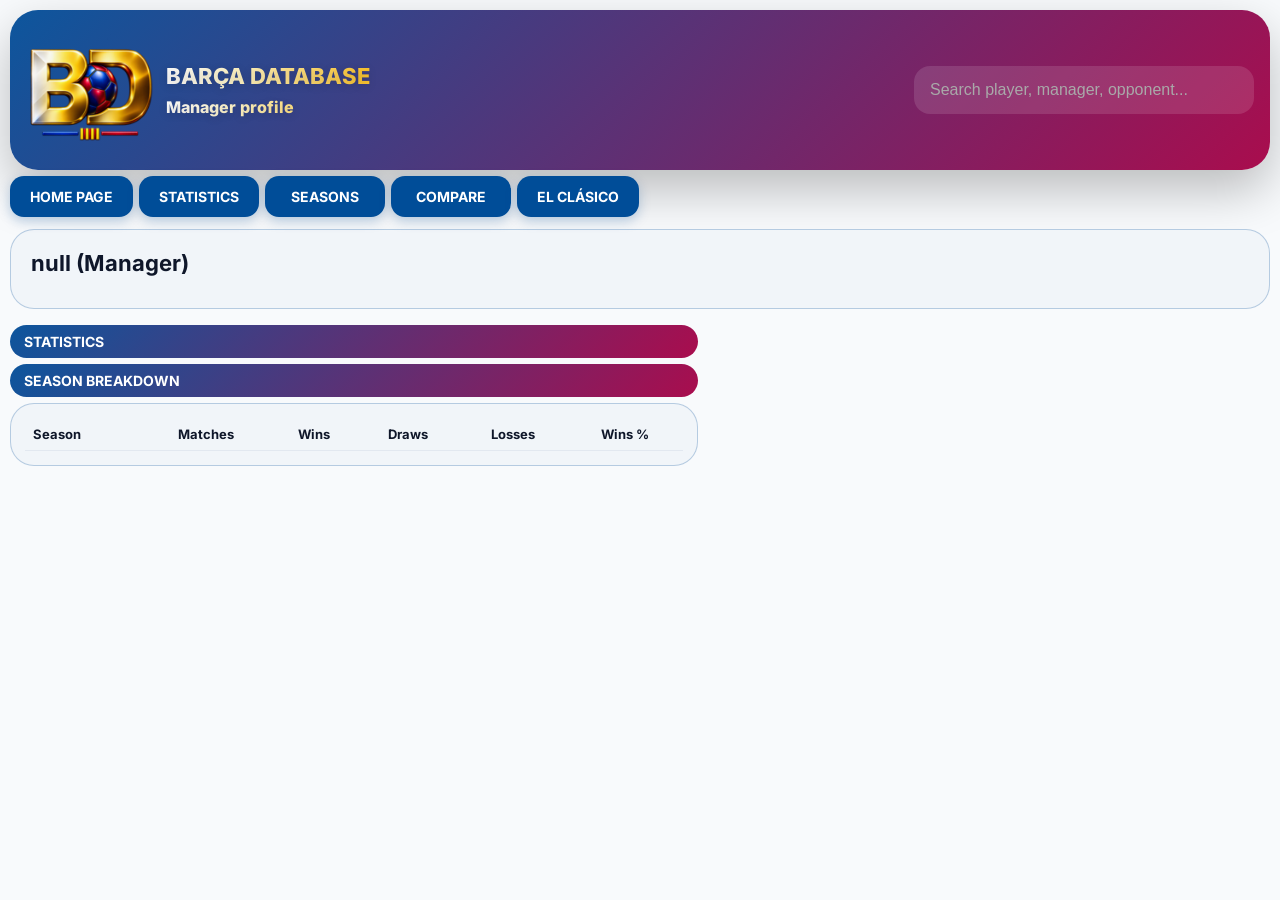
<file: manager.html>
<!DOCTYPE html>
<html lang="en">
<head>
<meta charset="UTF-8">
<meta name="language" content="English">
<meta name="viewport" content="width=device-width, initial-scale=1.0">

<link rel="icon" type="image/png" sizes="16x16" href="favicon-16x16.png">
<link rel="icon" type="image/png" sizes="32x32" href="favicon-32x32.png">

<link rel="apple-touch-icon" sizes="180x180" href="apple-touch-icon.png">

<link rel="manifest" href="site.webmanifest">

<meta name="theme-color" content="#004D98">

<title>FC Barcelona Managers | Coaches & Statistics | Barça Database</title>

<meta name="robots"
      content="index,follow">

<meta name="author"
      content="RE">

<meta name="description"
      content="Browse all FC Barcelona managers. Explore coaching records, matches, wins, trophies, seasons and statistics throughout the club's history.">

<link rel="canonical" href="https://barcadb.com/manager.html">

<meta property="og:title"
      content="FC Barcelona Managers | Barça Database">

<meta property="og:description"
      content="Browse all FC Barcelona managers with coaching records, trophies, matches and career statistics.">

<meta property="og:url"
      content="https://barcadb.com/manager.html">

<meta property="og:image"
      content="https://barcadb.com/logos/barcadb-logo.png">

<meta property="og:type"
      content="website">

<meta property="og:site_name"
      content="Barça Database">

<meta name="twitter:card"
      content="summary_large_image">

<meta name="twitter:title"
      content="FC Barcelona Managers | Barça Database">

<meta name="twitter:description"
      content="Browse all FC Barcelona managers with coaching records, trophies, matches and career statistics.">

<meta name="twitter:image"
      content="https://barcadb.com/logos/barcadb-logo.png">

<meta name="keywords"
      content="FC Barcelona managers, Barcelona coaches, Barca managers, Barcelona coaching history, Barcelona trophies, manager statistics, Barcelona head coaches">

<link rel="stylesheet" href="css/fonts.css">
<link rel="stylesheet" href="css/main.css">
<link rel="stylesheet" href="css/theme.css">

<style>

.left-panel{
flex:1.1;
min-width:0;
}

.right-panel{
flex:.9;
min-width:0;
}

.manager-card{
background:var(--card-bg);
border:1px solid var(--card-border);
border-radius:24px;
padding:20px;
display:flex;
align-items:center;
gap:20px;
margin-bottom:10px;
}

.manager-photo{
width:130px;
height:130px;
border-radius:50%;
object-fit:cover;
border:4px solid #004D98;
display:none;
}

.manager-info h1{
margin:0;
font-size:22px;
}

.manager-meta{
margin-top:12px;

display:flex;
flex-direction:column;
align-items:flex-start;

gap:6px;

font-size:14px;
color:var(--muted);
}

.manager-meta div{
white-space:normal;
display:block;
width:100%;
}

.manager-meta a{
font-weight:600;
text-decoration:none;
color:var(--link-color);
}

.manager-meta a:hover{
text-decoration:underline;
}

.summary-grid{
display:grid;
grid-template-columns:repeat(4,1fr);
gap:8px;
}

.summary-box{
background:var(--card-bg);
border:1px solid var(--card-border);
border-radius:18px;
padding:12px;
text-align:center;
}

.summary-box b{
display:block;
font-size:26px;
margin-bottom:4px;
}

.widget-card{
background:var(--card-bg);
border:1px solid var(--card-border);
border-radius:24px;
padding:14px;
}

.stats-table{
width:100%;
border-collapse:collapse;
}

.stats-table th,
.stats-table td{
padding:8px;
border-bottom:1px solid var(--meta-border);
font-size:13px;
}

.stats-table th{
text-align:left;
}

.season-link{
cursor:pointer;
font-weight:700;
color:#004D98;
}

.season-link:hover{
text-decoration:underline;
}

.season-row{
transition:.2s;
}

.season-row:hover{
background:var(--meta-bg);
}

.opponent-season{
    background:#fff8c4;
    transition:.2s;
}

.opponent-season:hover{
    background:#fff2a3;
}

@media (prefers-color-scheme: dark){
    
.opponent-career .summary-box{
    background:#5b5420;
    border:1px solid #eab308;
    color:#fff;
}

.opponent-career .summary-box b{
    color:#fde68a;
}

.opponent-season{
    background:#5b5420;
}

.opponent-season:hover{
    background:#746923;
}}

.opponent-career .summary-box{
    background:#fff8c4;
    border:1px solid #eab308;
    color:#000;
}

.opponent-career .summary-box b{
    color:#92400e;
}

.stats-table th:first-child,
.stats-table td:first-child{
    text-align:left;
}

.stats-table th:not(:first-child),
.stats-table td:not(:first-child){
    text-align:center;
}

.manager-match:hover{
background:var(--card-bg);
}

.manager-match:last-child{
border-bottom:none;
}

.bench-label{
font-size:11px;
font-weight:700;
color:#f59e0b;
margin-left:6px;
}

.result-badge{
display:inline-block;
min-width:60px;
text-align:center;
border-radius:999px;
padding:4px 10px;
font-weight:700;
}

.result-win{
background:var(--result-win-bg);
border:1px solid var(--result-win);
color:var(--result-win);
}

.result-draw{
background:var(--result-draw-bg);
border:1px solid var(--result-draw);
color:var(--result-draw);
}

.result-loss{
background:var(--result-loss-bg);
border:1px solid var(--result-loss);
color:var(--result-loss);
}

.competition-cell{
display:flex;
align-items:center;
gap:8px;
font-weight:600;
}

.competition-logo{
width:20px;
height:20px;
object-fit:contain;
flex-shrink:0;
}

.manager-club{
    margin-top:6px;
    font-size:16px;
    font-weight:600;
    color:var(--muted);
}

.club-title{
    background:#004D98;
    color:#ffffff;
}

.manager-clubs{
    margin-top:6px;
    font-size:14px;
    color:var(--muted);
    font-weight:600;
}

.season-block{
    margin-bottom:8px;
}

.season-header{
    padding:10px 14px;
    background:var(--meta-bg);
    border:1px solid var(--meta-border);
    border-radius:12px;
    cursor:pointer;
    font-weight:700;
}

.season-header:hover{
    background:var(--card-bg);
}

.season-matches{
    margin-top:6px;
}

.matches-list{
    display:block;
    padding:8px;
    background:var(--meta-bg);
    border-radius:12px;
    margin:8px 0 0 0;
}

.matches-header{
    display:grid;
    grid-template-columns:
        35px
        90px
        70px
        1fr
        90px
        45px
        45px;

    gap:6px;

    font-size:12px;
    font-weight:700;
    text-transform:uppercase;

    padding:8px;
    margin-bottom:6px;

    opacity:.7;
}

.manager-match{
    display:grid;
    grid-template-columns:
        35px
        100px
        70px
        1fr
        90px
        45px
        45px;

    gap:6px;
    align-items:center;
    padding:8px;
    border-bottom:1px solid var(--meta-border);
    transition:.2s;
}

.manager-match:last-child{
    border-bottom:none;
}

.player-search-results{
    display:flex;
    flex-direction:column;
    gap:2px;
}

.search-type{
    font-size:11px;
    font-weight:700;
    padding:2px 8px;
    border-radius:999px;
}

.search-type.player{
    background:rgba(0,77,152,.15);
    color:#3b82f6;
}

.search-type.manager{
    background:rgba(165,0,68,.15);
    color:#e11d48;
}

.search-type.opponent{
    background:rgba(34,197,94,.15);
    color:#16a34a;
}

.player-search-item{
    display:flex;
    align-items:center;
    padding:8px 10px;
    border-radius:10px;
    text-decoration:none;
    color:var(--text);
    font-size:12px;
    font-weight:600;
    gap:6px;
}

.player-search-item:hover{
    background:var(--meta-bg);
}
    
.manager-clubs a{
    color:var(--link-color);
    text-decoration:none;
    font-weight:600;
}

.manager-clubs a:hover{
    text-decoration:underline;
}

.flick-table{
    width:100%;
    border-collapse:collapse;
    table-layout:fixed;
}

.flick-table th,
.flick-table td{
    padding:8px 4px;
    border-bottom:1px solid var(--meta-border);
    font-size:13px;
}

.flick-table th:first-child,
.flick-table td:first-child{
    text-align:left;
}

.flick-table th:not(:first-child),
.flick-table td:not(:first-child){
    width:50px;
    text-align:center;
}

.flick-selected,
.flick-column-selected{
    color:white;
    background:linear-gradient(
        135deg,
        #004D98,
        #1e3a8a
    );
}

.flick-table th:not(:first-child){
    cursor:pointer;
    user-select:none;
}

.player-link{
color:inherit;
text-decoration:none;
font-weight:600;
font-size:13px;
}

.player-link:hover{
font-weight:600;
color:#A50044;
}

.main-menu{
    display:flex;
    justify-content:flex-start;
    align-items:center;
    gap:6px;

    margin-bottom:12px;
    padding-left:0;
}

.main-menu a{
    display:flex;
    align-items:center;
    justify-content:center;

    min-width:120px;
    padding:12px 20px;

    border-radius:14px;

    text-decoration:none;

    background:#004D98;
    border-color:#0a5fb3;

    color:white;

    font-size:14px;
    font-weight:700;
    text-transform:uppercase;

    transition:.2s;

    box-shadow:
        0 4px 12px rgba(0,77,152,.25);
}

.main-menu a img{
    display:none;
}

.main-menu a:hover{
    transform:translateY(-2px);

    background:#0a5fb3;

    box-shadow:
        0 8px 20px rgba(0,77,152,.35);
}

.main-menu a.active{
    background:#A50044;
    border-color:#8b0038;
    color:white;
}

.main-menu a img{
    display:none;
}

	.opponent-link{
	    color:var(--link-color);
	    text-decoration:none;
	    font-weight:600;
	}
	
	.opponent-link:hover{
	    text-decoration:underline;
	}
    
.menu-toggle{
    display:none;
}

.desktop-search{
    width:340px;
    position:relative;
    margin-left:auto;
}

.desktop-search-input{
    width:100%;
    height:48px;
    padding:0 16px;
    border:none;
    border-radius:16px;
    background:rgba(255,255,255,.12);
    font-size:16px;
    color:#A9A9A9;
}

.desktop-search-input::placeholder{
    color:#A9A9A9;
}

.mobile-menu-search{
    display:none;
}

#personSearchResults{

    position:absolute;

    top:54px;

    left:0;

    right:0;

    z-index:9999;

    border-radius:16px;

    overflow:hidden;

    background:var(--card-bg);
}

@media(max-width:820px){
    
.desktop-search{
    display:none;
}

.mobile-menu-search{

    display:block;

    width:100%;

    margin-bottom:8px;
}

.mobile-search-input{

    display:block;

    width:100%;

    height:52px;

    padding:0 16px;

    border:none;

    border-radius:14px;

    background:rgba(255,255,255,.12);

    color:#A9A9A9;

    font-size:16px;

    margin:0;
}

.mobile-search-input::placeholder{
    color:#A9A9A9;
}

.menu-toggle{

    display:flex;

    align-items:center;

    justify-content:center;

    width:48px;

    height:48px;

    margin-left:auto;

    padding-bottom:2px;

    border:none;

    border-radius:14px;

    background:rgba(255,255,255,.15);

    color:white;

    font-size:30px;

    font-weight:700;

    cursor:pointer;
}

.menu-overlay{

    position:fixed;

    inset:0;

    background:rgba(0,0,0,.55);

    z-index:9998;

    opacity:0;

    visibility:hidden;

    transition:.3s;
}

.menu-overlay.show{

    opacity:1;

    visibility:visible;
}

.main-menu{

    position:fixed;

    top:0;

    left:-75%;

    width:70%;

    height:100vh;

    z-index:9999;

    display:flex;

    flex-direction:column;

    gap:0;

    padding:20px 12px;

    background:
        linear-gradient(
            180deg,
            #004D98,
            #A50044
        );

    transition:left .3s ease;

    margin:0;
}

.main-menu.open{
    left:0;
}
      
.main-menu a{

    display:flex;

    align-items:center;

    justify-content:flex-start;

    text-align:left;

    gap:12px;

    width:100%;

    min-width:unset;

    padding:12px 12px;

    border-radius:0;

    background:transparent;

    box-shadow:none;

    color:white;

    font-weight:500;

    text-transform:uppercase;

    border-bottom:1px solid rgba(255,255,255,.25);
}

.main-menu a img{

    display:block;

    width:24px;

    height:24px;

    object-fit:contain;
}

.main-menu a:hover{

    background:transparent;

    box-shadow:none;

    transform:none;
}

.main-menu a.active{
    background:transparent;
    font-weight:800;
    border-bottom:1px solid rgba(255,255,255,.25);
}

.main-menu a.active span{
    font-weight:800;
}

.main-menu.open{
    left:0;
}

    .header-logo{
        width:82px;
        height:82px;
    }

	.header h1{
		font-size:18px;
	}
    
    .main-menu a:hover{
        background:#004D98;
    
        backdrop-filter:blur(15px);
        -webkit-backdrop-filter:blur(15px);
    }
    
    .main-menu a.active{
        background:#A50044;
        color:white;
    
        box-shadow:
            0 4px 12px rgba(0,77,152,.35);
    
        backdrop-filter:blur(15px);
        -webkit-backdrop-filter:blur(15px);
    }

    .content-layout{
        flex-direction:column;
    }

.left-panel,
.right-panel{
flex:none !important;
width:100% !important;
min-width:0;
max-width:100%;
}

.right-panel{
position:static !important;
top:auto;
}

.matches-header div:nth-child(3),
.manager-match div:nth-child(3){
    display:none;
}

.manager-match, 
.matches-header{
    grid-template-columns:
        30px
        90px
        1fr
        90px
        35px
        35px;

    row-gap:8px;
}

.competition-logo{
width:18px;
height:18px;
}

.manager-card{
    flex-direction:column;
    align-items:flex-start;
}

.manager-info{
    width:100%;
}

.manager-info h1{
    text-align:left;
}

.summary-grid{
grid-template-columns:repeat(4,1fr);
}

.stats-table th{
    font-size:0;
}

.stats-table th:nth-child(1)::after{
    content:"Season";
    font-size:12px;
}

.stats-table th:nth-child(2)::after{
    content:"M";
    font-size:12px;
}

.stats-table th:nth-child(3)::after{
    content:"W";
    font-size:12px;
}

.stats-table th:nth-child(4)::after{
    content:"D";
    font-size:12px;
}

.stats-table th:nth-child(5)::after{
    content:"L";
    font-size:12px;
}

.stats-table th:nth-child(6)::after{
    content:"W%";
    font-size:12px;
}

.summary-box{
font-size:13px;
}

}

</style>
</head>

<body>

<div class="container">

<div class="menu-overlay" id="menuOverlay"></div>

<div class="header">
    <div class="header-inner">
        <img src="logos/barcadb-logo.png" class="header-logo" alt="Barça DB">

        <div class="header-text">
            <h1>Barça Database</h1>
            <div class="hero-subtitle">
            Manager profile
        </div>
    </div>

<div class="desktop-search">

    <input
        type="text"
        id="personSearch"
        placeholder="Search player, manager, opponent..."
        class="desktop-search-input">

    <div id="personSearchResults"></div>

</div>

    <button id="menuToggle" class="menu-toggle">
    	☰
    </button>

</div>
</div>

<nav class="main-menu">

    <div class="mobile-menu-search">

        <input
            type="text"
            id="mobilePersonSearch"
            placeholder="Search player, manager..."
            class="mobile-search-input">

        <div id="mobileSearchResults"></div>

    </div>

    <a href="index.html">
        <span>Home page</span>
    </a>
      
    <a href="statistics.html">
        <span>Statistics</span>
    </a>

    <a href="season.html">
        <span>Seasons</span>
    </a>

    <a href="compare.html">
        <span>Compare</span>
    </a>

    <a href="el-clasico.html">
        <span>El Clásico</span>
    </a>

</nav>

<div id="managerProfile">
    Loading...
</div>

<div class="content-layout">

    <div class="left-panel">
        <div id="managerContent"></div>
    </div>

    <div class="right-panel">
    
        <div class="widget-title">
            Top 10 Under Manager
        </div>
    
        <div class="widget-card">
            <div id="topManagerPlayers">
                Loading...
            </div>
        </div>
    
    </div>

</div>

</div>

<script>

const params =
new URLSearchParams(location.search);

const managerName =
params.get("name");

const competitionLogos = {
    "Copa del Rey": "copa.png",
    "Copa de la Liga": "copa-liga.png",
    "Copa de la Coronación": "copa.png",
    "FIFA Club World Cup": "fifa.png",
    "Qualification for La Liga": "laliga.png",
    "La Liga": "laliga.png",
    "Supercopa de España": "supercopa.png",
    "UEFA Champions League": "ucl.png",
    "Cup Winners' Cup": "cwc.png",
    "UEFA Europa League": "europa.png",
    "UEFA Super Cup": "uefa-supercup.png",
    "UEFA Cup": "uefa-cup.png",
    "Inter-Cities Fairs Cup": "inter-cup.png",
    "European Cup": "ec.png"
};

document.title = `${managerName} | Barça Database`;

document.querySelector('meta[name="description"]')
?.setAttribute(
    "content",
    `${managerName} managerial statistics, matches, wins, draws and losses with FC Barcelona.`
);

const canonical = document.querySelector('link[rel="canonical"]');

if (canonical) {
    canonical.href = location.href;
}

let allMatches = [];
let allPlayers = [];

let managerSortColumn = "total";
let managerSortDirection = "desc";

function sortManagerPlayers(column){

    if(managerSortColumn === column){

        managerSortDirection =
            managerSortDirection === "asc"
            ? "desc"
            : "asc";

    }else{

        managerSortColumn = column;
        managerSortDirection = "desc";

    }

    renderTopManagerPlayers(managerName, allMatches);

}

window.sortManagerPlayers = sortManagerPlayers;

Promise.all([
    fetch("data.json").then(r=>r.json()),
    fetch("managers.json").then(r=>r.json())
])
.then(([data, managers])=>{

    allMatches = data;

    renderManager(managerName, data, managers);

    initPersonSearch();

});

function statValue(value){
    return value === 0 ? "-" : value;
}

function renderManager(manager,data,managers){

const managerMatches = data.filter(match =>

    match.Manager === manager ||
    match["Opp. Manager"] === manager

);

const seasonMatches = {};

managerMatches.forEach(match => {

    const season = match.Season || "Unknown";

    if(!seasonMatches[season]){
        seasonMatches[season] = [];
    }

    seasonMatches[season].push(match);

});

const clubs = [];

managerMatches.forEach(match => {

    if(
        match.Manager === manager &&
        !clubs.includes("FC Barcelona")
    ){
        clubs.push("FC Barcelona");
    }

    if(
        match["Opp. Manager"] === manager &&
        !clubs.includes(match["Opp. Team"])
    ){
        clubs.push(match["Opp. Team"]);
    }

});

const clubsText = clubs.map(club =>

    club === "FC Barcelona"
    ? club
    : `<a href="opponent.html?name=${encodeURIComponent(club)}">${club}</a>`

).join(", ");

managerMatches.sort((a,b)=>{

const da =
new Date(a.Date.split(".").reverse().join("-"));

const db =
new Date(b.Date.split(".").reverse().join("-"));

return da-db;

});

const barcaMatches = managerMatches
.filter(match => match.Manager === manager);

barcaMatches.sort((a,b)=>{

    const da =
    new Date(a.Date.split(".").reverse().join("-"));

    const db =
    new Date(b.Date.split(".").reverse().join("-"));

    return da - db;

});


const debut =
barcaMatches.length
? barcaMatches[0]
: null;

const lastMatch =
barcaMatches.length
? barcaMatches[barcaMatches.length - 1]
: null;

const coachedBarcelona =
managerMatches.some(
    match => match.Manager === manager
);

const clubStats = {};

managerMatches.forEach(match=>{

    const club =
        match.Manager === manager
        ? "FC Barcelona"
        : match["Opp. Team"];

    if(!clubStats[club]){

        clubStats[club] = {
            seasons:new Set(),
            matches:0,
            wins:0,
            draws:0,
            losses:0,
            yellowCards:0,
            redCards:0
        };

    }

    clubStats[club].matches++;
    clubStats[club].seasons.add(match.Season);

    let resultType;

    if(match.Manager === manager){

        resultType = match["Result type"];

    }else{

        resultType =
            match["Result type"] === "W" ? "L" :
            match["Result type"] === "L" ? "W" :
            "D";

    }

    if(resultType === "W") clubStats[club].wins++;
    if(resultType === "D") clubStats[club].draws++;
    if(resultType === "L") clubStats[club].losses++;

    for(let i=1;i<=20;i++){
    
        if(match.Manager === manager){
    
            if(match[`Yellow staff name ${i}`] === manager){
                clubStats[club].yellowCards++;
            }
    
            if(match[`Red staff name ${i}`] === manager){
                clubStats[club].redCards++;
            }
    
        }else{
    
            if(match[`Opp. Yellow staff name ${i}`] === manager){
                clubStats[club].yellowCards++;
            }
    
            if(match[`Opp. Red staff name ${i}`] === manager){
                clubStats[club].redCards++;
            }
    
        }
    
    }

});

const managerInfo =
managers.find(m => m.Manager === manager);

let nationality =
managerInfo?.["Nationality 1"] || "";

if(
    managerInfo?.["Nationality 2"] &&
    managerInfo["Nationality 2"] !== nationality
){
    nationality +=
        " / " +
        managerInfo["Nationality 2"];
}

const careerHtml = Object.keys(clubStats)
.sort((a,b)=>{

    if(a === "FC Barcelona") return -1;
    if(b === "FC Barcelona") return 1;

    return a.localeCompare(b);

})
.map(club=>{

    const s = clubStats[club];

    const winRate =
        s.matches
        ? ((s.wins / s.matches) * 100).toFixed(1)
        : 0;

    return `

        <div class="widget-title club-title">
            ${club}
        </div>

        <div class="summary-grid ${club !== 'FC Barcelona' ? 'opponent-career' : ''}">

            <div class="summary-box">
                <b>${s.seasons.size}</b>
                Seasons
            </div>

            <div class="summary-box">
                <b>${s.matches}</b>
                Matches
            </div>

            <div class="summary-box">
                <b>${statValue(s.wins)}</b>
                Wins
            </div>

            <div class="summary-box">
                <b>${statValue(s.draws)}</b>
                Draws
            </div>

            <div class="summary-box">
                <b>${statValue(s.losses)}</b>
                Losses
            </div>

            <div class="summary-box">
                <b>${winRate}%</b>
                Win %
            </div>

            <div class="summary-box">
                <b>${statValue(s.yellowCards)}</b>
                Yellow
            </div>
            
            <div class="summary-box">
                <b>${statValue(s.redCards)}</b>
                Red
            </div>

        </div>

    `;

}).join("");

document.getElementById("managerProfile").innerHTML=`

<div class="manager-card">

    <div class="manager-info">

        <h1>${manager} (Manager)</h1>
        <div class="manager-clubs">
            ${clubsText}
        </div>

        <div class="manager-meta">

        ${managerInfo?.["Full Name"] ? `
        
        <div>
        <b>Full Name:</b>
        ${managerInfo["Full Name"]}
        </div>
        
        ` : ""}
        
        ${managerInfo?.["Date of Birth"] ? `
        
        <div>
        <b>Born:</b>
        ${managerInfo["Date of Birth"]}
        (${calculateAge(
            managerInfo["Date of Birth"],
            managerInfo["Death Date"]
        )})
        </div>
        
        ` : ""}
        
        ${managerInfo?.["Death Date"] ? `
        
        <div>
        <b>Died:</b>
        ${managerInfo["Death Date"]}
        </div>
        
        ` : ""}
        
        ${nationality ? `
        
        <div>
            <b>Nationality:</b>
            ${nationality}
        </div>
        
        ` : ""}

        ${coachedBarcelona && debut ? `
        <div>
            <b>Debut:</b>
        
            <a href="match.html?id=${debut.ID}">
                ${debut.Date}
                vs
                ${debut["Opp. Team"]}
            </a>
        
        </div>
        ` : ""}
        
        ${coachedBarcelona && lastMatch ? `
        <div>
            <b>Last Match:</b>
        
            <a href="match.html?id=${lastMatch.ID}">
                ${lastMatch.Date}
                vs
                ${lastMatch["Opp. Team"]}
            </a>
        
        </div>
        ` : ""}

        </div>

    </div>

</div>

`;

document.getElementById("managerContent").innerHTML = `

<div class="widget-title">
    Statistics
</div>

${careerHtml}

<div class="widget-title">
    Season Breakdown
</div>

<div class="widget-card">

    <table class="stats-table">

        <thead>
            <tr>
                <th>Season</th>
                <th>Matches</th>
                <th>Wins</th>
                <th>Draws</th>
                <th>Losses</th>
                <th>Wins %</th>
            </tr>
        </thead>

        <tbody id="seasonRows"></tbody>

    </table>

</div>

`;

const rightPanel =
document.querySelector(".right-panel");

if(coachedBarcelona){

    rightPanel.innerHTML = `
        <div class="widget-title">
            Top 10 Under ${manager}
        </div>

        <div class="widget-card">
            <div id="topManagerPlayers"></div>
        </div>
    `;

    renderTopManagerPlayers(manager,data);

}else{

    rightPanel.innerHTML = "";

}

renderManagerStats(manager,data);
renderTopManagerPlayers(manager,data);

}

function toggleSeason(id){

    const el = document.getElementById(id);

    if(!el) return;

    el.style.display =
        el.style.display === "none"
        ? "table-row"
        : "none";
}

function buildSeasonMatches(manager, season, data){

    const matches = data.filter(match => {

        const isManager =
            match.Manager === manager ||
            match["Opp. Manager"] === manager;

        return isManager && match.Season === season;

    });

        let html = `
            <div class="matches-list">
        
            <div class="matches-header">
            
                <div></div>
                <div>Date</div>
                <div>Venue</div>
                <div>Opponent</div>
                <div>Result</div>
                <div>YC</div>
                <div>RC</div>
            
            </div>
        `;

    matches.forEach(match => {
    
        let resultClass = "result-draw";
    
        let resultType;
    
        if(match.Manager === manager){
    
            resultType = match["Result type"];
    
        }else{
    
            resultType =
                match["Result type"] === "W" ? "L" :
                match["Result type"] === "L" ? "W" :
                "D";
        }
    
        if(resultType === "W") resultClass = "result-win";
        if(resultType === "L") resultClass = "result-loss";
            let yellowCards = 0;
            let redCards = 0;
            
            for(let i=1;i<=20;i++){
            
                if(match.Manager === manager){
            
                    if(match[`Yellow staff name ${i}`] === manager){
                        yellowCards++;
                    }
            
                    if(match[`Red staff name ${i}`] === manager){
                        redCards++;
                    }
            
                }else{
            
                    if(match[`Opp. Yellow staff name ${i}`] === manager){
                        yellowCards++;
                    }
            
                    if(match[`Opp. Red staff name ${i}`] === manager){
                        redCards++;
                    }
            
                }
            
            }
    
html += `

<div
    class="match-link-wrapper"
    onclick="location.href='match.html?id=${match.ID}'"
    style="cursor:pointer;"
>

    <div class="manager-match">

        <div class="competition-cell">
            <img
            src="logos/${competitionLogos[match.Competition] || 'default.png'}"
            class="competition-logo"
            alt="${match.Competition}"
            title="${match.Competition}">
        </div>
        
        <div>
            ${match.Date}
        </div>
        
        <div>
            ${match["Home/Away"] || ""}
        </div>

	    <div>
			<a href="opponent.html?name=${encodeURIComponent(match["Opp. Team"])}"
			class="opponent-link"
			onclick="event.stopPropagation();">
			${match["Opp. Team"]}
			</a>
		</div>
        
        <div>
            <span class="result-badge ${resultClass}">
                ${match.Result}
            </span>
        </div>

        <div>
            ${statValue(yellowCards)}
        </div>
        
        <div>
            ${statValue(redCards)}
        </div>

    </div>

</div>

`;
    });
    
    html += `
        </div>
    `;

    return html;
}

function calculateAge(birthDate, deathDate=""){

if(!birthDate) return "";

const [d,m,y] = birthDate.split(".");
const birth = new Date(y,m-1,d);

let end;

if(deathDate){
const [dd,mm,yy] = deathDate.split(".");
end = new Date(yy,mm-1,dd);
}else{
end = new Date();
}

let age =
end.getFullYear() - birth.getFullYear();

const monthDiff =
end.getMonth() - birth.getMonth();

if(
monthDiff < 0 ||
(monthDiff === 0 && end.getDate() < birth.getDate())
){
age--;
}

return age;
}

function renderManagerStats(manager,data){

    const stats = {};

    data.forEach(match=>{

        const isManager =
            match.Manager === manager ||
            match["Opp. Manager"] === manager;

        if(!isManager){
            return;
        }

        const season = match.Season;

        if(!stats[season]){

        stats[season] = {
            matches:0,
            wins:0,
            draws:0,
            losses:0,
            opponentClub:false
        };

        }

        stats[season].matches++;

        if(match["Opp. Manager"] === manager){
            stats[season].opponentClub = true;
        }

        let resultType;

        if(match.Manager === manager){

            resultType = match["Result type"];

        }else{

            resultType =
                match["Result type"] === "W" ? "L" :
                match["Result type"] === "L" ? "W" :
                "D";

        }

        if(resultType==="W") stats[season].wins++;
        if(resultType==="D") stats[season].draws++;
        if(resultType==="L") stats[season].losses++;

    });

    let html="";

    Object.keys(stats)
    .sort()
    .reverse()
    .forEach(season=>{

        const s = stats[season];

        const winPct =
        s.matches
        ? ((s.wins/s.matches)*100).toFixed(1)
        : 0;

    html += `
    <tr
        class="season-row ${stats[season].opponentClub ? 'opponent-season' : ''}"
        onclick="toggleSeason('season-${season.replace(/\//g,'-')}')"
        style="cursor:pointer">
    
        <td><strong>${season}</strong></td>
    
        <td>${s.matches}</td>
    
        <td>${statValue(s.wins)}</td>
        <td>${statValue(s.draws)}</td>
        <td>${statValue(s.losses)}</td>
    
        <td>${winPct}%</td>
    
    </tr>
    
    <tr
        id="season-${season.replace(/\//g,'-')}"
        style="display:none;">
    
        <td colspan="6">
        
            ${buildSeasonMatches(manager, season, data)}
        
        </td>
    
    </tr>
    `;

});

document.getElementById("seasonRows").innerHTML =
html;

}

function renderTopManagerPlayers(manager,data){

    const stats = {};

    function addPlayer(name){

        if(!name) return;

        if(!stats[name]){

            stats[name] = {
                matches:0,
                goals:0,
                assists:0
            };

        }

    }

    const managerMatches =
        data.filter(match =>
            match.Manager === manager
        );

    managerMatches.forEach(match => {

        for(let i=1;i<=11;i++){

            const player =
                match[`Player name ${i}`];

            if(player){

                addPlayer(player);
                stats[player].matches++;

            }

        }

        for(let i=1;i<=12;i++){

            const player =
                match[`Substitution IN Player ${i}`];

            if(player){

                addPlayer(player);
                stats[player].matches++;

            }

        }

        for(let i=1;i<=12;i++){

            const player =
                match[`Goal Player ${i}`];

            if(player && !player.includes("(OG)")){

                addPlayer(player);
                stats[player].goals++;

            }

        }

        for(let i=1;i<=12;i++){

            const player =
                match[`Assist Player ${i}`];

            if(player){

                addPlayer(player);
                stats[player].assists++;

            }

        }

    });

    const top = Object.entries(stats)

    .map(([name,s]) => ({

        name,
        matches:s.matches,
        goals:s.goals,
        assists:s.assists,
        total:s.goals + s.assists

    }))

    .sort((a,b) => {

        const valueA = a[managerSortColumn];
        const valueB = b[managerSortColumn];

        return managerSortDirection === "asc"
            ? valueA - valueB
            : valueB - valueA;

    })

    .slice(0,10);

    let html = `

    <table class="flick-table">

        <thead>

            <tr>

                <th>Player</th>

                <th
                    class="${managerSortColumn==='matches' ? 'flick-selected' : ''}"
                    onclick="sortManagerPlayers('matches')">
                    M
                </th>

                <th
                    class="${managerSortColumn==='goals' ? 'flick-selected' : ''}"
                    onclick="sortManagerPlayers('goals')">
                    G
                </th>

                <th
                    class="${managerSortColumn==='assists' ? 'flick-selected' : ''}"
                    onclick="sortManagerPlayers('assists')">
                    A
                </th>

                <th
                    class="${managerSortColumn==='total' ? 'flick-selected' : ''}"
                    onclick="sortManagerPlayers('total')">
                    G+A
                </th>

            </tr>

        </thead>

        <tbody>
    `;

    top.forEach(player => {

        html += `

        <tr>

            <td>
                <a
                    class="player-link"
                    href="player.html?name=${encodeURIComponent(player.name)}">
                    ${player.name}
                </a>
            </td>

            <td class="${managerSortColumn==='matches' ? 'flick-column-selected' : ''}">
                ${player.matches}
            </td>

            <td class="${managerSortColumn==='goals' ? 'flick-column-selected' : ''}">
                ${player.goals || "-"}
            </td>

            <td class="${managerSortColumn==='assists' ? 'flick-column-selected' : ''}">
                ${player.assists || "-"}
            </td>

            <td class="${managerSortColumn==='total' ? 'flick-column-selected' : ''}">
                ${player.total || "-"}
            </td>

        </tr>

        `;

    });

    html += `
        </tbody>
    </table>
    `;

    document.getElementById(
        "topManagerPlayers"
    ).innerHTML = html;

}

function initPersonSearch(){

    const searchItems = new Map();

    allMatches.forEach(match => {

        // Barcelona manager
        if(match.Manager){

            searchItems.set(
                `manager-${match.Manager}`,
                {
                    name: match.Manager,
                    type: "Manager"
                }
            );

        }

        // Opponent manager
        if(match["Opp. Manager"]){

            searchItems.set(
                `manager-${match["Opp. Manager"]}`,
                {
                    name: match["Opp. Manager"],
                    type: "Manager"
                }
            );

        }

		// Opponent team
		if(match["Opp. Team"]){
		
		    searchItems.set(
		        `opponent-${match["Opp. Team"]}`,
		        {
		            name: match["Opp. Team"],
		            type: "Opponent"
		        }
		    );
		
		}

        // Starting XI
        for(let i=1;i<=11;i++){

            if(match[`Player name ${i}`]){

                searchItems.set(
                    `player-${match[`Player name ${i}`]}`,
                    {
                        name: match[`Player name ${i}`],
                        type: "Player"
                    }
                );

            }

            if(match[`Opp. Player name ${i}`]){

                searchItems.set(
                    `player-${match[`Opp. Player name ${i}`]}`,
                    {
                        name: match[`Opp. Player name ${i}`],
                        type: "Player"
                    }
                );

            }

        }

        // Bench
        for(let i=1;i<=12;i++){

            if(match[`On the bench name ${i}`]){

                searchItems.set(
                    `player-${match[`On the bench name ${i}`]}`,
                    {
                        name: match[`On the bench name ${i}`],
                        type: "Player"
                    }
                );

            }

            if(match[`Opp. On the bench name ${i}`]){

                searchItems.set(
                    `player-${match[`Opp. On the bench name ${i}`]}`,
                    {
                        name: match[`Opp. On the bench name ${i}`],
                        type: "Player"
                    }
                );

            }

        }

    });

    const itemList =
        [...searchItems.values()]
        .sort((a,b) => a.name.localeCompare(b.name));

    function attachSearch(inputId, resultsId){

    const input = document.getElementById(inputId);
    const results = document.getElementById(resultsId);

    if(!input || !results) return;

    input.addEventListener("input", () => {

        const value =
            input.value
            .trim()
            .toLowerCase();

        if(!value){
            results.innerHTML = "";
            return;
        }

        const filtered =
            itemList
            .filter(item =>
                item.name.toLowerCase().includes(value)
            )
            .slice(0,20);

        results.innerHTML = `
            <div class="player-search-results">
                ${filtered.map(item => {

                    let url = "";

                    if(item.type === "Manager"){
                        url = "manager.html?name=" + encodeURIComponent(item.name);
                    }else if(item.type === "Opponent"){
                        url = "opponent.html?name=" + encodeURIComponent(item.name);
                    }else{
                        url = "player.html?name=" + encodeURIComponent(item.name);
                    }

                    return `
                  
    <a 
        class="player-search-item"
        href="${url}">

        ${item.name}

        <span class="search-type ${item.type.toLowerCase()}">
            (${item.type})
        </span>

    </a>
                    `;
                }).join("")}
            </div>
        `;
    });

    input.addEventListener("blur", () => {
        setTimeout(() => {
            results.innerHTML = "";
        }, 200);
    });

}
attachSearch(
    "personSearch",
    "personSearchResults"
);

attachSearch(
    "mobilePersonSearch",
    "mobileSearchResults"
);

}

function showMobileSection(section, button){

if(window.innerWidth > 820) return;

document.querySelectorAll(
'.mobile-section-btn'
).forEach(btn =>
btn.classList.remove('active')
);

button.classList.add('active');

document.getElementById(
'mobileMatchesSection'
).style.display = 'none';

document.getElementById(
'laligaWidget'
).style.display = 'none';

document.getElementById(
'mobileDebutantsSection'
).style.display = 'none';

document.getElementById(
'mobileStatisticsSection'
).style.display = 'none';

if(section === 'matches'){
document.getElementById(
'mobileMatchesSection'
).style.display = 'block';
}

if(section === 'table'){

    document.getElementById(
        'laligaWidget'
    ).style.display = 'block';

    renderLaLigaTable();
}

if(section === 'debutants'){
document.getElementById(
'mobileDebutantsSection'
).style.display = 'block';
}

if(section === 'statistics'){
document.getElementById(
'mobileStatisticsSection'
).style.display = 'block';
}

}

document.addEventListener("DOMContentLoaded", () => {

    const menuToggle = document.getElementById("menuToggle");
    const menuOverlay = document.getElementById("menuOverlay");
    const mainMenu = document.querySelector(".main-menu");

    if(!menuToggle || !menuOverlay || !mainMenu){
        return;
    }

    function closeMenu(){
        mainMenu.classList.remove("open");
        menuOverlay.classList.remove("show");
        menuToggle.textContent = "☰";
    }

    function openMenu(){
        mainMenu.classList.add("open");
        menuOverlay.classList.add("show");
        menuToggle.textContent = "✕";
    }

    menuToggle.addEventListener("click", () => {

        if(mainMenu.classList.contains("open")){
            closeMenu();
        }else{
            openMenu();
        }

    });

    menuOverlay.addEventListener("click", closeMenu);

    window.addEventListener("resize", () => {

        if(window.innerWidth > 820){
            closeMenu();
        }

    });

});

document.addEventListener("DOMContentLoaded", () => {

    if(window.innerWidth <= 820){

        document.getElementById("laligaWidget").style.display = "none";
        document.getElementById("mobileDebutantsSection").style.display = "none";
        document.getElementById("mobileStatisticsSection").style.display = "none";

        document.getElementById("mobileMatchesSection").style.display = "block";
    }

});

</script>
</body>
</html>
</file>
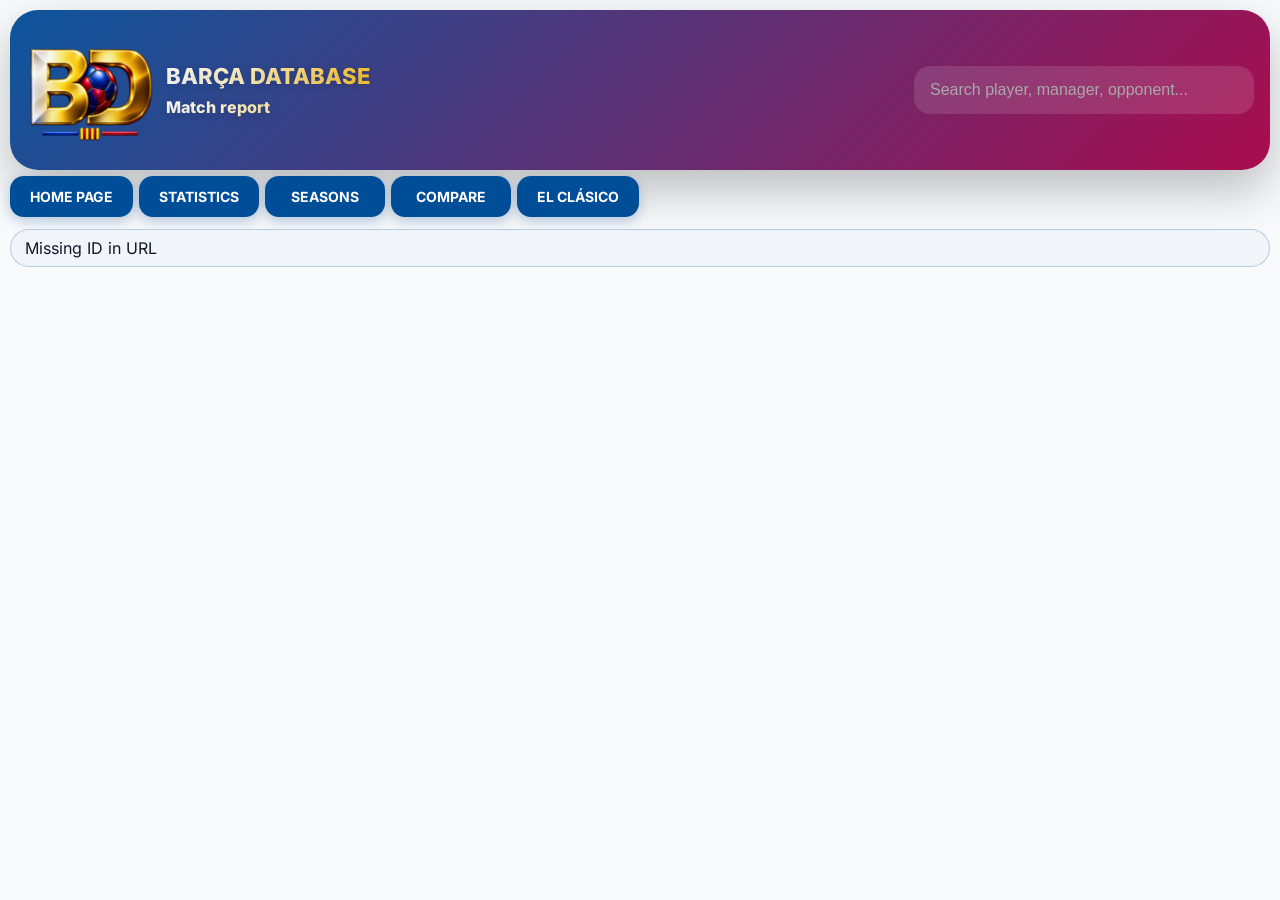
<file: match.html>
<!DOCTYPE html>
<html lang="en">
<head>
<meta charset="UTF-8">
<meta name="language" content="English">
<meta name="viewport" content="width=device-width, initial-scale=1.0">

<link rel="icon" type="image/png" sizes="16x16" href="favicon-16x16.png">
<link rel="icon" type="image/png" sizes="32x32" href="favicon-32x32.png">

<link rel="apple-touch-icon" sizes="180x180" href="apple-touch-icon.png">

<link rel="manifest" href="site.webmanifest">

<meta name="theme-color" content="#004D98">

<title>FC Barcelona Matches | Results, Fixtures & Statistics | Barça Database</title>

<meta name="robots"
      content="index,follow">

<meta name="author"
      content="RE">

<meta name="description"
      content="Browse all FC Barcelona matches. Explore results, opponents, competitions, scores, venues and match statistics throughout the club's history.">

<link rel="canonical" href="https://barcadb.com/match.html">

<meta property="og:title"
      content="FC Barcelona Matches | Barça Database">

<meta property="og:description"
      content="Browse all FC Barcelona matches with results, opponents, competitions, scores and detailed statistics.">

<meta property="og:url"
      content="https://barcadb.com/match.html">

<meta property="og:image"
      content="https://barcadb.com/logos/barcadb-logo.png">

<meta property="og:type"
      content="website">

<meta property="og:site_name"
      content="Barça Database">

<meta name="twitter:card"
      content="summary_large_image">

<meta name="twitter:title"
      content="FC Barcelona Matches | Barça Database">

<meta name="twitter:description"
      content="Browse all FC Barcelona matches with results, opponents, competitions, scores and detailed statistics.">

<meta name="twitter:image"
      content="https://barcadb.com/logos/barcadb-logo.png">

<meta name="keywords"
      content="FC Barcelona matches, Barcelona results, Barca fixtures, Barcelona games, match statistics, Barcelona opponents, football results, FC Barcelona history">

<link rel="stylesheet" href="css/fonts.css">
<link rel="stylesheet" href="css/main.css">
<link rel="stylesheet" href="css/theme.css">

<style>

.hero{
background:
linear-gradient(
135deg,
rgba(0,77,152,.95),
rgba(165,0,68,.95)
);

color:white;
border-radius:28px;
padding:10px 18px;
margin-bottom:10px;
font-size: 14px;
box-shadow:
0 20px 50px rgba(0,0,0,.35);
}

.score{
font-size:30px;
font-weight:700;
margin:4px 0;
text-align:center;
}

.teams{
display:grid;
grid-template-columns:1fr auto 1fr;
align-items:center;
margin-bottom: 6px;
}

.teams .team-name:first-of-type{
text-align:left;
}

.teams .team-name:last-of-type{
text-align:right;
}

.team-name{
font-size:22px;
font-weight:700;
text-transform:uppercase;
}

.section-title,
.widget-title{
    margin:8px 0 6px;
    padding:8px 14px;

    background:linear-gradient(
        135deg,
        rgba(0,77,152,.95),
        rgba(165,0,68,.95)
    );

    color:white;

    font-size:14px;
    font-weight:700;
    text-transform:uppercase;

    border-radius:18px;
}

.match-section{
display:none;
}

.match-section.active{
display:block;
animation:slideContent .3s ease;
}

.slide-right{
animation:slideRight .25s ease;
}

.slide-left{
animation:slideLeft .25s ease;
}

@keyframes slideRight{
from{
opacity:0;
transform:translateX(20px);
}

to{
opacity:1;
transform:translateX(0);
}
}

@keyframes slideLeft{
from{
opacity:0;
transform:translateX(-20px);
}

to{
opacity:1;
transform:translateX(0);
}
}

.matches-table th{
background:var(--meta-bg);
color:var(--muted);
text-align:left;
}

.matches-table td{
border-bottom:1px solid var(--meta-border);
}

.matches-table{
width:100%;
border-collapse:collapse;
}

.matches-table th:nth-child(1),
.matches-table td:nth-child(1){
width:90px; /* Date */
padding-left:15px;
}

.matches-table th:nth-child(2),
.matches-table td:nth-child(2){
width:120px; /* Matchday */
}

.matches-table th:nth-child(3),
.matches-table td:nth-child(3){
width:auto; /* Competition */
}

.matches-table th:nth-child(4),
.matches-table td:nth-child(4){
width:100px; /* Venue */
text-align:center;
}

.matches-table th:nth-child(5),
.matches-table td:nth-child(5){
width:90px; /* Result */
text-align:center;
padding-right:15px;
}

th{
background:var(--meta-bg);
color:var(--muted);
text-align:left;
position:sticky;
top:0;
z-index:10;
}

td{
border-bottom:1px solid var(--meta-border);
}

tbody tr{
transition:.25s;
}

.matches-table tbody tr:hover{
background:var(--meta-bg);
cursor:pointer;
}

.matches-table th{
padding:10px 4px;
font-size:12px;
}

.matches-table td{
padding:6px 4px;
font-size:12px;
}

.badge{
display:inline-block;
padding:4px 8px;
border-radius:999px;
background:#dbeafe;
color:#1e40af;
font-weight:600;
}

.result-badge{
display:inline-block;
min-width:52px;
text-align:center;
border-radius:999px;
padding:4px 10px;
font-weight:700;
}

.result-win{
background:var(--result-win-bg);
border:1px solid var(--result-win);
color:var(--result-win);
}

.result-draw{
background:var(--result-draw-bg);
border:1px solid var(--result-draw);
color:var(--result-draw);
}

.result-loss{
background:var(--result-loss-bg);
border:1px solid var(--result-loss);
color:var(--result-loss);
}


.result-empty{
background:var(--card-bg);
color:var(--muted);
}

.card{
background:var(--card-bg);
backdrop-filter:blur(20px);

border:1px solid var(--card-border);

border-radius:24px;

padding:8px 14px;
margin-bottom:8px;

transition:.3s;
}

.meta-grid{
display:grid;
grid-template-columns:repeat(auto-fit,minmax(220px,1fr));
gap:6px;
}

.meta{
background:var(--meta-bg);
border:1px solid var(--meta-border);
padding:8px;
border-radius:16px;
}

.meta-label{
font-size:11px;
text-transform:uppercase;
color:var(--muted);
}

.meta-value{
margin-top:4px;
font-weight:700;
font-size:13px;
}

.timeline-title{
margin:10px 0 5px;
font-size:13px;
font-weight:700;
color:var(--muted);
text-transform:uppercase;
letter-spacing:.5px;
}

.lineups{
display:grid;
grid-template-columns:1fr 1fr;
gap:6px;
}

.content-grid{
display:block;
}

.left-column,
.right-column{
display:flex;
flex-direction:column;
gap:6px;
position:static;
}

.team-card{
padding:0;
}

.team-card h3{
font-size:15px;
margin-bottom:10px;
}

.team-card h4{
font-size:13px;
margin:10px 0 6px;
}

.team-header{
display:flex;
align-items:center;
gap:10px;
}

.team-header.home{
justify-content:center;
}

.team-header.away{
justify-content:center;
}

.player{
display:flex;
align-items:center;
gap:10px;
padding:4px 0;
margin-right:15px;

border-bottom:1px solid var(--meta-border);
}

.player-name{
    flex:1;
    font-size:12px;
}

.player-link{
    font-size:12px;
}

.player-icons{
margin-left:6px;
}

.sub-off{
color:#dc2626;
font-weight:700;
}

.number{
width:32px;
height:32px;

display:flex;
align-items:center;
justify-content:center;

border-radius:50%;

background:var(--number-bg);
border:2px solid var(--number);
color:var(--number);

font-size:12px;
font-weight:800;

flex-shrink:0;
}

.timeline{
position:relative;
}

.timeline::before{
content:"";
position:absolute;
top:0;
bottom:0;
left:24px;
width:3px;
background:var(--divider);
}

.timeline-item{
display:flex;
gap:8px;
margin-bottom:8px;
}

.timeline-icon{
width:36px;
height:36px;
border-radius:50%;
background:white;
box-shadow:0 2px 8px rgba(0,0,0,.1);
display:flex;
align-items:center;
justify-content:center;
z-index:2;
}

.timeline-content{
flex:1;
background:var(--surface);
padding:6px;
border-radius:12px;
}

.timeline-modern{
display:flex;
flex-direction:column;
gap:4px;
}

.timeline-row{
display:flex;
width:100%;
margin-bottom:8px;
}

.timeline-row:last-child{
border-bottom:none;
}

.timeline-home{
display:flex;
align-items:center;
gap:5px;
}

.timeline-away{
display:flex;
align-items:center;
gap:4px;
margin-left:auto;
justify-content:flex-end;
}

.timeline-away .timeline-event{
display:flex;
align-items:center;
gap:4px;
}

.timeline-home{
flex-shrink:0;
}

.timeline-away{
flex-shrink:0;
}

.timeline-event{
font-size:12px;
line-height:1.3;
max-width:none;
}

.timeline-minute{
font-size:13px;
font-weight:700;
white-space:nowrap;
min-width:auto;
opacity:.8;
}

.timeline-away .timeline-event{
text-align:right;
}

.timeline-event{
font-size:13px;
line-height:1.6;
}

.timeline-score{
display:inline-flex;
align-items:center;
gap:6px;
height:30px;
padding:0;
font-weight:800;
}

.sub-in{
color:#16a34a;
font-weight:700;
}

.sub-out{
color:#dc2626;
font-weight:700;
}

.timeline-break{
height:1px;
background:var(--divider);
margin:10px 0;
}

.event-home{
text-align:right;
}

.event-away{
text-align:left;
}

.event-home .event-icon{
float:right;
margin-left:4px;
margin-right:0;
}

.event-away .event-icon{
margin-right:4px;
}

.event-box::after{
content:"";
display:block;
clear:both;
}

.event-icon{
display:inline-block;
margin:0 4px;
}

.h2h-summary{
display:grid;
grid-template-columns:repeat(3,1fr);
gap:14px;
margin-bottom:20px;
}

.h2h-stat{
padding:10px 10px;

display:flex;
flex-direction:column;
align-items:center;
justify-content:center;
}
.h2h-circle{
width:56px;
height:56px;

border-radius:50%;

display:flex;
align-items:center;
justify-content:center;

font-size:20px;
font-weight:800;

margin-bottom:10px;
}

.h2h-win{
background:rgba(34,197,94,.12);
border:3px solid #22c55e;
color:#22c55e;
}

.h2h-draw{
background:rgba(245,158,11,.12);
border:3px solid #f59e0b;
color:#f59e0b;
}

.h2h-loss{
background:rgba(239,68,68,.12);
border:3px solid #ef4444;
color:#ef4444;
}

.h2h-label{
font-size:10px;
text-transform:uppercase;
letter-spacing:1px;
font-weight:700;
color:var(--muted);
}

.h2h-last10{
text-align:center;

margin:0 0 14px;
padding-bottom:12px;

font-size:12px;
font-weight:700;

color:var(--text);

text-transform:uppercase;

border-bottom:1px solid var(--meta-border);
}

.content-sections{
display:block;
}

.timeline .player-link{
font-weight:600;
}

.match-tabs,
.lineup-tabs{
    display:none;
}

@media(min-width:821px){

    .content-sections{
        display:grid;
        grid-template-columns:1fr 1fr;
        gap:12px;
        align-items:start;
    }

    .left-column,
    .right-column{
        display:flex;
        flex-direction:column;
        gap:8px;
    }

    .match-section{
        display:block !important;
    }

}
      
@media(max-width:820px){

    .match-tabs{
        display:flex;
        gap:8px;
    }

	.container{
		padding:6px;
	}

.section-title{
display:none;
}

.match-tabs,
.lineup-tabs{
flex-wrap:wrap;
display:flex;
gap:10px;
margin:10px 0;
}

.match-tabs{
    margin:0 10px 10px;
}

.match-tab,
.lineup-tab{
position:relative;
flex:none;
width:auto;
height:auto;
padding:6px 10px;


background:transparent;
border:none;
border-radius:0;

color:var(--tabs-text);
font-size:13px;
font-weight:700;
}

.match-tab:hover,
.lineup-tab:hover{
background:transparent;
cursor:pointer;
}

.match-tab.active, 
.lineup-tab.active{
background:transparent;
color:var(--tabs-active);
}

.match-tab.active::after,
.lineup-tab.active::after
{
position:absolute;
left:0;
right:0;
bottom:0;
content:"";
display:block;
height:2px;
margin-top:4px;
margin-bottom:0;
background:var(--tabs-active);
border-radius:999px;
}

.matches-table{
table-layout:fixed;
}

.matches-table th,
.matches-table td{
font-size:11.5px;
padding:6px 4px;
}

.matches-table th:nth-child(1),
.matches-table td:nth-child(1){
width:70px;
padding-left:5px;
}

.matches-table th:nth-child(2),
.matches-table td:nth-child(2){
width:85px;
}

.matches-table th:nth-child(3),
.matches-table td:nth-child(3){
width:auto;
}

.matches-table th:nth-child(4),
.matches-table td:nth-child(4){
width:55px;
}

.matches-table th:nth-child(5),
.matches-table td:nth-child(5){
width:55px;
padding-right:5px;
}

.timeline-event{
font-size:12px;
}

.timeline-score{
font-size:12px;
}

.content-grid{
grid-template-columns:1fr;
}

.mobile-hidden,
.team-card h3{
display:none;
}

.hero{
font-size:13px;
}

.match-header{
display:flex;
align-items:center;
justify-content:center;
gap:12px;
flex-direction:row;
text-align:center;
}

.teams{
display:flex;
align-items:center;
justify-content:center;
padding: 0;
gap:12px;
margin: 0 20px;
}

.team-name{
text-align:center !important;
font-size:13px;
}
.score{
font-size:13px;
}

.lineups{
display:block;
}

#lineup-barca,
#lineup-opp{
margin-bottom:15px;
}

.h2h-summary{
gap:8px;
}

.h2h-stat{
display:flex;
flex-direction:column;
align-items:center;
justify-content:center;
}

.h2h-circle{
width:56px;
height:56px;
font-size:20px;
}

.h2h-stat{
padding:12px 6px;
}

.h2h-label{
font-size:10px;
}

.sticky-shell{
    position:sticky;
    top:0;
    z-index:9997;

    background:var(--bg);

    margin-left:calc(50% - 50vw);
    margin-right:calc(50% - 50vw);
   padding-top:10px;
}

.sticky-content{
    max-width:1500px;
    margin:auto;
    padding:0 10px;
}

    .hero{
        margin-bottom:8px;
    }

}

</style>
</head>

<body>
      
<div class="container">
      
<div class="menu-overlay" id="menuOverlay"></div>

<div class="header">
    <div class="header-inner">

        <img src="logos/barcadb-logo.png" class="header-logo" alt="Barça DB">

        <div class="header-text">

            <h1>Barça Database</h1>

            <div class="hero-subtitle">
                Match report
            </div>

        </div>

        <div class="desktop-search">

            <input
                type="text"
                id="personSearch"
                placeholder="Search player, manager, opponent..."
                class="desktop-search-input">

            <div id="personSearchResults"></div>

        </div>

        <button
            id="menuToggle"
            class="menu-toggle">
            ☰
        </button>

    </div>
</div>

<nav class="main-menu">

    <div class="mobile-menu-search">

        <input
            type="text"
            id="mobilePersonSearch"
            placeholder="Search player, manager..."
            class="mobile-search-input">

        <div id="mobileSearchResults"></div>

    </div>

    <a href="index.html">
        <span>Home page</span>
    </a>
      
    <a href="statistics.html">
        <span>Statistics</span>
    </a>

    <a href="season.html">
        <span>Seasons</span>
    </a>

    <a href="compare.html">
        <span>Compare</span>
    </a>

    <a href="el-clasico.html">
        <span>El Clásico</span>
    </a>

</nav>

    <div id="app">
        Loading...
    </div>

</div>

<script>

console.log("SCRIPT STARTED");

const params = new URLSearchParams(location.search);
const matchId = params.get("id");

console.log("ID:", matchId);

if (!matchId) {
    document.getElementById("app").innerHTML =
        "<div class='card'>Missing ID in URL</div>";
    throw new Error("Missing id parameter");
}

let allMatches = [];

fetch("./data.json")
.then(r => {

if (!r.ok) {
throw new Error(`HTTP ${r.status}`);
}

return r.json();
})
.then(data => {

    allMatches = data;

    initPersonSearch();

    console.log("DATA LOADED");
    console.log(data);

    if (!Array.isArray(data)) {
        throw new Error("data.json is not an array");
    }

console.log("Looking for ID:", matchId);

const match =
data.find(
row =>
String(row.ID).trim() ===
String(matchId).trim()
);

if (!match) {

document.getElementById("app").innerHTML =
"<div class='card'>Match not found</div>";

return;
}

renderMatch(match, data);

})

.catch(error => {

console.error(error);

document.getElementById("app").innerHTML = `
       <div class="card">
           Error:<br>
           ${error.message}
       </div>
   `;

});

function showMatchSection(section){

if(window.innerWidth > 820){
return;
}

const current =
document.querySelector(".match-section.active");

const next =
document.getElementById(section);

const isLineups =
section === "squads-section";

current?.classList.remove("active");

next.classList.remove("slide-left","slide-right");
next.classList.add(
isLineups ? "slide-right" : "slide-left"
);

next.classList.add("active");

document
.querySelectorAll(".match-tab")
.forEach(el => el.classList.remove("active"));

document
.querySelector(`[data-section="${section}"]`)
.classList.add("active");
}

window.showMatchSection = showMatchSection;

function escapeHtml(str){

    if(str === null || str === undefined){
        return "";
    }

    return String(str)
        .replace(/&/g,"&amp;")
        .replace(/</g,"&lt;")
        .replace(/>/g,"&gt;")
        .replace(/"/g,"&quot;")
        .replace(/'/g,"&#39;");
}

function getPlayerIcons(match, playerName, prefix="") {

    const events = [];

    // Góly
    for(let i=1; i<=12; i++){
        if(
            String(match[`${prefix}Goal Player ${i}`] || "").trim() ===
            String(playerName).trim()
        ){
            events.push({
                minute: match[`${prefix}Goal min ${i}`],
                icon: "⚽"
            });
        }
    }

    // Asistencie
    for(let i=1; i<=12; i++){
        if(
            String(match[`${prefix}Assist Player ${i}`] || "").trim() ===
            String(playerName).trim()
        ){
            events.push({
                minute: match[`${prefix}Goal min ${i}`],
                icon: "🅰️"
            });
        }
    }

    // Žlté karty
    for(let i=1; i<=12; i++){
        if(
            String(match[`${prefix}Yellow player ${i}`] || "").trim() ===
            String(playerName).trim()
        ){
            events.push({
                minute: match[`${prefix}Yellow min ${i}`],
                icon: "🟨"
            });
        }
    }

    // Červené karty
    for(let i=1; i<=5; i++){
        if(
            String(match[`${prefix}Red player ${i}`] || "").trim() ===
            String(playerName).trim()
        ){
            events.push({
                minute: match[`${prefix}Red min ${i}`],
                icon: "🟥"
            });
        }
    }

    // Striedanie IN
    for(let i=1; i<=6; i++){
        if(
            String(match[`${prefix}Sub on ${i}`] || "").trim() ===
            String(playerName).trim()
        ){
            events.push({
                minute: match[`${prefix}Sub min ${i}`],
                icon: '<span style="color:#16a34a;font-weight:700;">⬆</span>'
            });
        }
    }

    // Striedanie OUT
    for(let i=1; i<=6; i++){
        if(
            String(match[`${prefix}Sub off ${i}`] || "").trim() ===
            String(playerName).trim()
        ){
            events.push({
                minute: match[`${prefix}Sub min ${i}`],
                icon: '<span style="color:#dc2626;font-weight:700;">⬇</span>'
            });
        }
    }

    events.sort((a,b) => {

        const ma =
            parseInt(String(a.minute).match(/\d+/)?.[0] || 0);

        const mb =
            parseInt(String(b.minute).match(/\d+/)?.[0] || 0);

        return ma - mb;
    });

    return events.map(e => e.icon).join(" ");
}

function getPlayers(match,prefix=""){

const captain = match[`${prefix}Captain`] || "";

const subbedOff = [];

for(let i=1;i<=6;i++){

const player = match[`${prefix}Sub off ${i}`];

if(player){
subbedOff.push(String(player).trim());
}
}

let html="";

for(let i=1;i<=11;i++){

const player =
match[`${prefix}Player name ${i}`];

const number =
match[`${prefix}Player number ${i}`];

if(player && String(player).trim()){

html += `
           <div class="player">
               <div class="number">
                   ${escapeHtml(number || "")}
               </div>

               <span class="player-name">
               
                   <a
                      class="player-link"
                      href="player.html?name=${encodeURIComponent(player)}">
               
                      ${escapeHtml(player)}
               
                   </a>
               
                   ${
                       String(player).trim() === String(captain).trim()
                           ? '<strong style="margin-left:2px;">(C)</strong>'
                           : ''
                   }
               
                   <span class="player-icons">
                       ${getPlayerIcons(match, player, prefix)}
                   </span>
               
               </span>
           </div>
           `;
}
}

return html;
}

function getBench(match, prefix="") {

    const subbedOn = [];

    for(let i=1; i<=6; i++){

        const player = match[`${prefix}Sub on ${i}`];

        if(player){
            subbedOn.push(String(player).trim());
        }
    }

    let html = "";

    for(let i=1; i<=12; i++){

        const player =
            match[`${prefix}On the bench name ${i}`];

        const number =
            match[`${prefix}On the bench number ${i}`];

        if(player && String(player).trim()){

            html += `
            <div class="player">

                <div class="number">
                    ${escapeHtml(number || "")}
                </div>

                  <span class="player-name">
                  
                      <a
                         class="player-link"
                         href="player.html?name=${encodeURIComponent(player)}">
                  
                         ${escapeHtml(player)}
                  
                      </a>
                  
                      <span class="player-icons">
                         ${getPlayerIcons(match, player, prefix)}
                      </span>
                  
                  </span>

            </div>
            `;
        }
    }

    return html;
}

function getTimeline(match){

function playerLink(name){

return `
<a
   class="player-link"
   href="player.html?name=${encodeURIComponent(name)}">

   ${escapeHtml(name)}

</a>
`;

}

const events = [];

let homeScore = 0;
let awayScore = 0;

const homeMatch =
String(match["Home/Away"] || "").trim() === "Home";

function sortByMinute(arr){

arr.sort((a,b) => {

const aCheck = String(a.minute).trim() === "✔";
const bCheck = String(b.minute).trim() === "✔";

if (aCheck && !bCheck) return 1;
if (!aCheck && bCheck) return -1;
if (aCheck && bCheck) return 0;

const ma =
parseInt(String(a.minute).match(/\d+/)?.[0] || 0);

const mb =
parseInt(String(b.minute).match(/\d+/)?.[0] || 0);

return ma - mb;

});

}

// GOALS

for(let i=1;i<=12;i++){

if(match[`Goal Player ${i}`]){

events.push({
minute: match[`Goal min ${i}`],
side: homeMatch ? "left":"right",
player: match[`Goal Player ${i}`],
assist: match[`Assist Player ${i}`] || "",
penalty:
match[`Penalty player ${i}`] &&
String(match[`Penalty scored ${i}`] || "")
.trim()
.toLowerCase() !== "not in"
});

}

if(match[`Opp. Goal Player ${i}`]){

events.push({
minute: match[`Opp. Goal min ${i}`],
side: homeMatch ? "right":"left",
player: match[`Opp. Goal Player ${i}`],
assist: match[`Opp. Assist player ${i}`] || "",
penalty:
match[`Opp. Penalty player ${i}`] &&
String(match[`Opp. Penalty scored ${i}`] || "")
.trim()
.toLowerCase() !== "not in"
});

}

}

// MISSED PENALTIES

for(let i=1;i<=12;i++){

if(
match[`Penalty player ${i}`] &&
String(match[`Penalty scored ${i}`] || "")
.trim()
.toLowerCase() === "not in"
){

events.push({
minute: match[`Penalty min ${i}`],
side: homeMatch ? "left":"right",
player: match[`Penalty player ${i}`],
missedPenalty: true
});

}

if(
match[`Opp. Penalty player ${i}`] &&
String(match[`Opp. Penalty scored ${i}`] || "")
.trim()
.toLowerCase() === "not in"
){

events.push({
minute: match[`Opp. Penalty min ${i}`],
side: homeMatch ? "right":"left",
player: match[`Opp. Penalty player ${i}`],
missedPenalty: true
});

}

}
// SUBSTITUTIONS

for(let i=1;i<=6;i++){

if(match[`Sub on ${i}`]){

events.push({
minute: match[`Sub min ${i}`],
side: homeMatch ? "left":"right",
on: match[`Sub on ${i}`],
off: match[`Sub off ${i}`]
});

}

if(match[`Opp. Sub on ${i}`]){

events.push({
minute: match[`Opp. Sub min ${i}`],
side: homeMatch ? "right":"left",
on: match[`Opp. Sub on ${i}`],
off: match[`Opp. Sub off ${i}`]
});

}

}

// YELLOW CARDS

for(let i=1;i<=12;i++){

if(match[`Yellow player ${i}`]){

events.push({
minute: match[`Yellow min ${i}`],
side: homeMatch ? "left":"right",
icon: "🟨",
player: match[`Yellow player ${i}`]
});

}

if(match[`Opp. Yellow player ${i}`]){

events.push({
minute: match[`Opp. Yellow min ${i}`],
side: homeMatch ? "right":"left",
icon: "🟨",
player: match[`Opp. Yellow player ${i}`]
});

}

}

// RED CARDS

for(let i=1;i<=5;i++){

if(match[`Red player ${i}`]){

events.push({
minute: match[`Red min ${i}`],
side: homeMatch ? "left":"right",
icon: "🟥",
player: match[`Red player ${i}`]
});

}

if(match[`Opp. Red player ${i}`]){

events.push({
minute: match[`Opp. Red min ${i}`],
side: homeMatch ? "right":"left",
icon: "🟥",
player: match[`Opp. Red player ${i}`]
});

}

}

sortByMinute(events);

let currentHome = 0;
let currentAway = 0;

events.forEach(event => {

if(event.assist !== undefined){

if(event.side === "left"){
currentHome++;
}else{
currentAway++;
}

event.score = `${currentHome}:${currentAway}`;
}

});

function eventRow(side, minute, content){

const minuteLabel =
/^\d+(\+\d+)?$/.test(String(minute).trim())
? `${minute}'`
: escapeHtml(minute);

return `
       <div class="timeline-row">

           ${
               side === "left"
               ? `
                   <div class="timeline-home">
                       <div class="timeline-minute">${minuteLabel}</div>
                       <div class="timeline-event">${content}</div>
                   </div>
               `
               : `
                   <div class="timeline-away">
                       <div class="timeline-event">${content}</div>
                       <div class="timeline-minute">${minuteLabel}</div>
                   </div>
               `
           }

       </div>
   `;
}

let timelineHtml = `
<div class="card">

   <div class="timeline-modern">
`;

events.forEach(event => {

let content = "";

if(event.assist !== undefined){

if(event.side === "right"){

content = `
           ${
               event.assist
                   ? `<span style="color:var(--muted);">${playerLink(event.assist)}</span>`
                   : ""
           }

           <strong>${playerLink(event.player)}</strong>

           <span class="timeline-score">
               ${event.score}
           </span>

           <span class="event-icon">⚽</span>
       `;

}else{

content = `
           <span class="event-icon">⚽</span>

           <span class="timeline-score">
               ${event.score}
           </span>

           <strong>${playerLink(event.player)}</strong>

           ${
               event.assist
                   ? `<span style="color:#d3d3d3;">${playerLink(event.assist)}</span>`
                   : ""
           }
       `;

}

}else if(event.on){

if(event.side === "right"){

content = `
            <strong>${playerLink(event.on)}</strong>
            for
            ${playerLink(event.off)}
           <span class="event-icon">🔄</span>
       `;

}else{

content = `
           <span class="event-icon">🔄</span>
            <strong>${playerLink(event.on)}</strong>
            for
            ${playerLink(event.off)}
       `;

}

}else if(event.icon){

if(event.side === "right"){

content = `
           ${playerLink(event.player)}
           <span class="event-icon">${event.icon}</span>
       `;

}else{

content = `
           <span class="event-icon">${event.icon}</span>
           ${playerLink(event.player)}
       `;

}
}

timelineHtml += eventRow(
event.side,
event.minute,
content
);

});

timelineHtml += `
   </div>
</div>
`;

return {
timelineHtml
};
}
function hasStartingXI(match,prefix=""){

for(let i=1;i<=11;i++){

if(match[`${prefix}Player name ${i}`]){
return true;
}

}

return false;

}

function hasBench(match,prefix=""){

for(let i=1;i<=12;i++){

if(match[`${prefix}On the bench name ${i}`]){
return true;
}

}

return false;

}

function hasSquads(match){

return (
hasStartingXI(match) ||
hasStartingXI(match,"Opp. ") ||
hasBench(match) ||
hasBench(match,"Opp. ")
);

}

function hasTimeline(match){

for(let i=1;i<=12;i++){

if(
match[`Goal Player ${i}`] ||
match[`Opp. Goal Player ${i}`] ||
match[`Yellow player ${i}`] ||
match[`Opp. Yellow player ${i}`] ||
match[`Red player ${i}`] ||
match[`Opp. Red player ${i}`] ||
match[`Sub on ${i}`] ||
match[`Opp. Sub on ${i}`]
){
return true;
}

}

return false;
}

function showLineup(team){

const barca =
document.getElementById("lineup-barca");

const opp =
document.getElementById("lineup-opp");

const tabs =
document.querySelectorAll(".lineup-tab");

tabs.forEach(tab =>
tab.classList.remove("active")
);

if(team === "barca"){

barca.classList.remove("mobile-hidden");
opp.classList.add("mobile-hidden");

tabs[0].classList.add("active");

}else{

opp.classList.remove("mobile-hidden");
barca.classList.add("mobile-hidden");

tabs[1].classList.add("active");

}

}

window.showLineup = showLineup;

function isHomeMatch(match){
return String(match["Home/Away"] || "").trim() === "Home";
}

function getH2H(match, allMatches){

const opponent =
String(match["Opp. Team"] || "").trim();

const currentMatchDate =
new Date(
match.Date.split(".").reverse().join("-")
);

const allH2H = allMatches
.filter(row => {

const sameOpponent =
String(row["Opp. Team"] || "").trim() === opponent;

const playedMatch =
String(row.Result || "").trim() !== "-:-";

const matchDate =
new Date(
row.Date.split(".").reverse().join("-")
);

const olderMatch =
matchDate < currentMatchDate;

return (
sameOpponent &&
playedMatch &&
olderMatch
);

});

const wins =
allH2H.filter(
row => row["Result type"] === "W"
).length;

const draws =
allH2H.filter(
row => row["Result type"] === "D"
).length;

const losses =
allH2H.filter(
row => row["Result type"] === "L"
).length;

const h2hMatches = [...allH2H]
.sort((a,b) =>
new Date(b.Date.split(".").reverse().join("-")) -
new Date(a.Date.split(".").reverse().join("-"))
)
.slice(0,10);

let html = `
<div class="card">

   <div class="h2h-last10">
       Overall Head-to-Head Record
   </div>

               <div class="h2h-summary">
           
                   <div class="h2h-stat">
                       <div class="h2h-circle h2h-win">
                           ${wins}
                       </div>
                       <div class="h2h-label">
                           Wins
                       </div>
                   </div>
           
                   <div class="h2h-stat">
                       <div class="h2h-circle h2h-draw">
                           ${draws}
                       </div>
                       <div class="h2h-label">
                           Draws
                       </div>
                   </div>
           
                   <div class="h2h-stat">
                       <div class="h2h-circle h2h-loss">
                           ${losses}
                       </div>
                       <div class="h2h-label">
                           Losses
                       </div>
                   </div>
           
               </div>
               
               <div class="h2h-last10">
                   Last 10 Matches
               </div>
   
               <table class="matches-table">
   
                   <thead>
                       <tr>
                           <th>Date</th>
                           <th>Matchday</th>
                           <th>Competition</th>
                           <th>Venue</th>
                           <th>Result</th>
                       </tr>
                   </thead>
   
                   <tbody>
       `;

h2hMatches.forEach(row => {

let resultClass = "result-empty";

switch(row["Result type"]){

case "W":
resultClass = "result-win";
break;

case "D":
resultClass = "result-draw";
break;

case "L":
resultClass = "result-loss";
break;
}

html += `
           <tr onclick="location.href='match.html?id=${row.ID}'">

               <td>
                   ${row.Date || ""}
               </td>

               <td>
                   ${row.Matchday || ""}
               </td>

               <td>
                   ${row.Competition || ""}
               </td>

               <td>
                   ${row["Home/Away"] || ""}
               </td>

               <td>
                   <span class="result-badge ${resultClass}">
                       ${row.Result || "-:-"}
                   </span>
               </td>

           </tr>
       `;
});

html += `
               </tbody>

           </table>

       </div>
   `;

return html;
}

function renderMatch(match, allMatches){

const showTimeline = hasTimeline(match);
const showSquads = hasSquads(match);

const homeMatch = isHomeMatch(match);

const teamA = homeMatch
? "Barcelona"
: (match["Opp. Team"] || "");

const teamB = homeMatch
? (match["Opp. Team"] || "")
: "Barcelona";

const opponentName = match["Opp. Team"] || "";

document.title =
`FC Barcelona vs ${opponentName} | Barça Database`;

document.querySelector('meta[name="description"]')
?.setAttribute(
    "content",
    `Match details, lineups, goals and statistics for FC Barcelona vs ${opponentName}.`
);

const canonical = document.querySelector('link[rel="canonical"]');

if (canonical) {
    canonical.href = location.href;
}

const barcaTitle = homeMatch
? "Barcelona"
: (match["Opp. Team"] || "");

const oppTitle = homeMatch
? (match["Opp. Team"] || "")
: "Barcelona";

const barcaPlayers = homeMatch
? getPlayers(match)
: getPlayers(match,"Opp. ");

const oppPlayers = homeMatch
? getPlayers(match,"Opp. ")
: getPlayers(match);

const barcaBench = homeMatch
? getBench(match)
: getBench(match,"Opp. ");

const oppBench = homeMatch
? getBench(match,"Opp. ")
: getBench(match);

const barcaManager = homeMatch
? (match["Manager"] || "-")
: (match["Opp. Manager"] || "-");

const oppManager = homeMatch
? (match["Opp. Manager"] || "-")
: (match["Manager"] || "-");

const timeline = getTimeline(match);

const competition = String(match["Competition"] || "").trim();

const matchday = String(match["Matchday"] || "").trim();

const isNumericMatchday =
/^\d+$/.test(matchday);

const matchdayLabel =
isNumericMatchday ? "Matchday" : "Stage";

const heroMatchday =
isNumericMatchday
? `${matchday}. Matchday`
: matchday;

const infoHtml = `
<div class="card">

   <div class="meta-grid">

       <div class="meta">
           <div class="meta-label">Venue</div>
           <div class="meta-value">
               ${escapeHtml(match["Venue"] || "-")}
           </div>
       </div>

       <div class="meta">
           <div class="meta-label">Referee</div>
           <div class="meta-value">
               ${escapeHtml(match["Referee"] || "-")}
           </div>
       </div>

   </div>

</div>
`;
const squadsHtml = `
<div class="card">

   <div class="lineup-tabs">

       <button
           class="lineup-tab active"
           onclick="showLineup('barca')">

           ${escapeHtml(barcaTitle)}

       </button>

       <button
           class="lineup-tab"
           onclick="showLineup('opp')">

           ${escapeHtml(oppTitle)}

       </button>

   </div>

   <div class="lineups">

       <div
           id="lineup-barca"
           class="team-card">

           <h3>${escapeHtml(barcaTitle)}</h3>
           
           ${barcaPlayers}

           <h4>Bench</h4>

           ${barcaBench}
           
            <h4>Manager</h4>
            
            <div class="player">
            
                <a
                    class="player-link"
                    href="manager.html?name=${encodeURIComponent(barcaManager)}">
            
                    ${escapeHtml(barcaManager)}
            
                </a>
            
            </div>
            
            </div>
            
            <div
                id="lineup-opp"
                class="team-card">
            
                <h3>${escapeHtml(oppTitle)}</h3>
            
                ${oppPlayers}
            
                <h4>Bench</h4>
            
                ${oppBench}
            
                <h4>Manager</h4>
            
                <div class="player">
            
                    <a
                        class="player-link"
                        href="manager.html?name=${encodeURIComponent(oppManager)}">
            
                        ${escapeHtml(oppManager)}
            
                    </a>
            
                </div>
            
            </div>

       </div>

   </div>

</div>
`;

const h2hHtml =
getH2H(match, allMatches);

document.getElementById("app").innerHTML = `

<div class="hero">
   <div style="text-transform:uppercase;">
       ${escapeHtml(match["Date"] || "")}
       |
       ${escapeHtml(match["Competition"] || "")}
       ${heroMatchday ? `| ${heroMatchday}` : ""}
   </div>
</div>

<div class="sticky-shell">
<div class="sticky-content">
<div class="card">

   <div class="teams">
       <div class="team-header home">
           <div class="team-name">
               ${escapeHtml(teamA)}
           </div>
       </div>

       <div class="score">
           ${escapeHtml(match["Result"] || "-:-")}
       </div>

       <div class="team-header away">
           <div class="team-name">
               ${escapeHtml(teamB)}
           </div>
       </div>

   </div>
   </div>


   <div class="match-tabs">
   
       <button
           class="match-tab active"
           data-section="info-section"
           onclick="showMatchSection('info-section')">
           DETAILS
       </button>
   
       ${showSquads ? `
       <button
           class="match-tab"
           data-section="squads-section"
           onclick="showMatchSection('squads-section')">
           LINEUPS
       </button>
       ` : ""}
       
       <button
           class="match-tab"
           data-section="h2h-section"
           onclick="showMatchSection('h2h-section')">
           H2H
       </button>
   
   </div>

</div>
</div>

<div class="content-sections">

   <div class="left-column">
   
       <div id="info-section"
            class="match-section active">
   
           <div class="section-title">
               Match Details
           </div>
   
           ${infoHtml}
           ${showTimeline ? timeline.timelineHtml : ""}
   
       </div>
   
       <div id="h2h-section"
            class="match-section">
   
           <div class="section-title">
               Head-to-Head
           </div>
   
           ${h2hHtml}
   
       </div>
   
   </div>
   
    <div class="right-column">
    
        ${showSquads ? `
        <div id="squads-section"
             class="match-section">
    
            <div class="section-title">
                Line-ups
            </div>
    
            ${squadsHtml}
    
        </div>
        ` : ""}
    
    </div>
    
    </div>
    
    `;

if(window.innerWidth <= 820){

const opp =
document.getElementById("lineup-opp");

if(opp){
opp.classList.add("mobile-hidden");
}

}

}

window.addEventListener("resize", () => {

const barca =
document.getElementById("lineup-barca");

const opp =
document.getElementById("lineup-opp");

if (!barca || !opp) {
return;
}

if (window.innerWidth > 820) {

barca.classList.remove("mobile-hidden");
opp.classList.remove("mobile-hidden");

} else {

if (
!barca.classList.contains("mobile-hidden") &&
!opp.classList.contains("mobile-hidden")
) {
opp.classList.add("mobile-hidden");
}

}

});

function initPersonSearch(){

    const searchItems = new Map();

    allMatches.forEach(match => {

        // Barcelona manager
        if(match.Manager){

            searchItems.set(
                `manager-${match.Manager}`,
                {
                    name: match.Manager,
                    type: "Manager"
                }
            );

        }

        // Opponent manager
        if(match["Opp. Manager"]){

            searchItems.set(
                `manager-${match["Opp. Manager"]}`,
                {
                    name: match["Opp. Manager"],
                    type: "Manager"
                }
            );

        }

		// Opponent team
		if(match["Opp. Team"]){
		
		    searchItems.set(
		        `opponent-${match["Opp. Team"]}`,
		        {
		            name: match["Opp. Team"],
		            type: "Opponent"
		        }
		    );
		
		}

        // Starting XI
        for(let i=1;i<=11;i++){

            if(match[`Player name ${i}`]){

                searchItems.set(
                    `player-${match[`Player name ${i}`]}`,
                    {
                        name: match[`Player name ${i}`],
                        type: "Player"
                    }
                );

            }

            if(match[`Opp. Player name ${i}`]){

                searchItems.set(
                    `player-${match[`Opp. Player name ${i}`]}`,
                    {
                        name: match[`Opp. Player name ${i}`],
                        type: "Player"
                    }
                );

            }

        }

        // Bench
        for(let i=1;i<=12;i++){

            if(match[`On the bench name ${i}`]){

                searchItems.set(
                    `player-${match[`On the bench name ${i}`]}`,
                    {
                        name: match[`On the bench name ${i}`],
                        type: "Player"
                    }
                );

            }

            if(match[`Opp. On the bench name ${i}`]){

                searchItems.set(
                    `player-${match[`Opp. On the bench name ${i}`]}`,
                    {
                        name: match[`Opp. On the bench name ${i}`],
                        type: "Player"
                    }
                );

            }

        }

    });

    const itemList =
        [...searchItems.values()]
        .sort((a,b) => a.name.localeCompare(b.name));

    function attachSearch(inputId, resultsId){

    const input = document.getElementById(inputId);
    const results = document.getElementById(resultsId);

    if(!input || !results) return;

    input.addEventListener("input", () => {

        const value =
            input.value
            .trim()
            .toLowerCase();

        if(!value){
            results.innerHTML = "";
            return;
        }

        const filtered =
            itemList
            .filter(item =>
                item.name.toLowerCase().includes(value)
            )
            .slice(0,20);

        results.innerHTML = `
            <div class="player-search-results">
                ${filtered.map(item => {

                    let url = "";

                    if(item.type === "Manager"){
                        url = "manager.html?name=" + encodeURIComponent(item.name);
                    }else if(item.type === "Opponent"){
                        url = "opponent.html?name=" + encodeURIComponent(item.name);
                    }else{
                        url = "player.html?name=" + encodeURIComponent(item.name);
                    }

                    return `
                  
    <a 
        class="player-search-item"
        href="${url}">

        ${item.name}

        <span class="search-type ${item.type.toLowerCase()}">
            (${item.type})
        </span>

    </a>
                    `;
                }).join("")}
            </div>
        `;
    });

    input.addEventListener("blur", () => {
        setTimeout(() => {
            results.innerHTML = "";
        }, 200);
    });

}
attachSearch(
    "personSearch",
    "personSearchResults"
);

attachSearch(
    "mobilePersonSearch",
    "mobileSearchResults"
);

}

function showMobileSection(section, button){

if(window.innerWidth > 820) return;

document.querySelectorAll(
'.mobile-section-btn'
).forEach(btn =>
btn.classList.remove('active')
);

button.classList.add('active');

document.getElementById(
'mobileMatchesSection'
).style.display = 'none';

document.getElementById(
'laligaWidget'
).style.display = 'none';

document.getElementById(
'mobileDebutantsSection'
).style.display = 'none';

document.getElementById(
'mobileStatisticsSection'
).style.display = 'none';

if(section === 'matches'){
document.getElementById(
'mobileMatchesSection'
).style.display = 'block';
}

if(section === 'table'){

    document.getElementById(
        'laligaWidget'
    ).style.display = 'block';

    renderLaLigaTable();
}

if(section === 'debutants'){
document.getElementById(
'mobileDebutantsSection'
).style.display = 'block';
}

if(section === 'statistics'){
document.getElementById(
'mobileStatisticsSection'
).style.display = 'block';
}

}

document.addEventListener("DOMContentLoaded", () => {

    const menuToggle = document.getElementById("menuToggle");
    const menuOverlay = document.getElementById("menuOverlay");
    const mainMenu = document.querySelector(".main-menu");

    if(!menuToggle || !menuOverlay || !mainMenu){
        return;
    }

    function closeMenu(){
        mainMenu.classList.remove("open");
        menuOverlay.classList.remove("show");
        menuToggle.textContent = "☰";
    }

    function openMenu(){
        mainMenu.classList.add("open");
        menuOverlay.classList.add("show");
        menuToggle.textContent = "✕";
    }

    menuToggle.addEventListener("click", () => {

        if(mainMenu.classList.contains("open")){
            closeMenu();
        }else{
            openMenu();
        }

    });

    menuOverlay.addEventListener("click", closeMenu);

    window.addEventListener("resize", () => {

        if(window.innerWidth > 820){
            closeMenu();
        }

    });

});

document.addEventListener("DOMContentLoaded", () => {

    if(window.innerWidth <= 820){

        document.getElementById("laligaWidget").style.display = "none";
        document.getElementById("mobileDebutantsSection").style.display = "none";
        document.getElementById("mobileStatisticsSection").style.display = "none";

        document.getElementById("mobileMatchesSection").style.display = "block";
    }

});

</script>
</body>
</html>
</file>
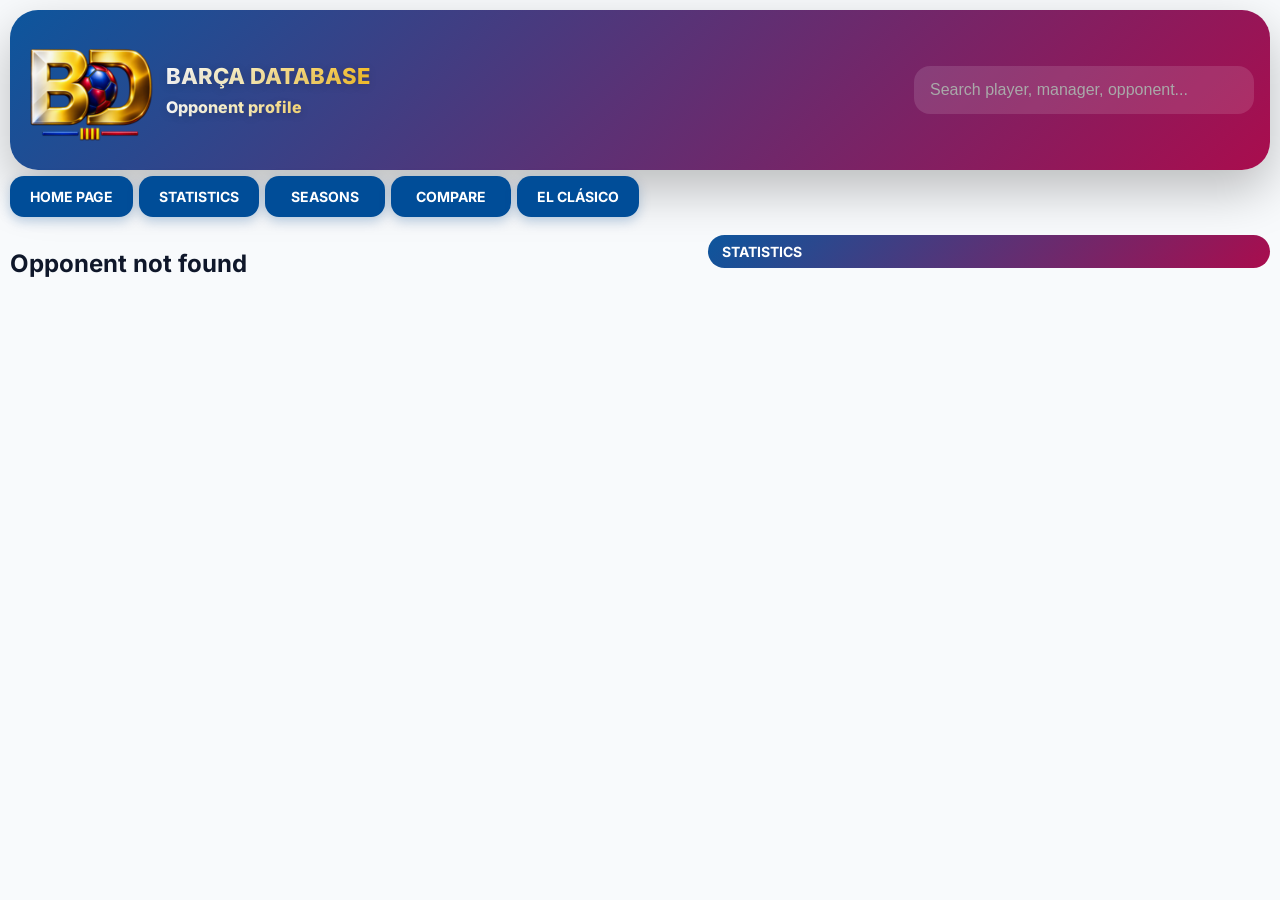
<file: opponent.html>
<!DOCTYPE html>
<html lang="en">
<head>
<meta charset="UTF-8">
<meta name="language" content="English">
<meta name="viewport" content="width=device-width, initial-scale=1.0">

<link rel="icon" type="image/png" sizes="16x16" href="favicon-16x16.png">
<link rel="icon" type="image/png" sizes="32x32" href="favicon-32x32.png">

<link rel="apple-touch-icon" sizes="180x180" href="apple-touch-icon.png">

<link rel="manifest" href="site.webmanifest">

<meta name="theme-color" content="#004D98">

<title>FC Barcelona Opponents | Head-to-Head Statistics | Barça Database</title>

<meta name="robots"
      content="index,follow">

<meta name="author"
      content="RE">

<meta name="description"
      content="Browse all FC Barcelona opponents. Explore head-to-head records, matches, wins, draws, losses and goals against every club.">

<link rel="canonical" href="https://barcadb.com/opponent.html">

<meta property="og:title"
      content="FC Barcelona Opponents | Barça Database">

<meta property="og:description"
      content="Explore FC Barcelona head-to-head statistics against every opponent, including matches, results and goals.">

<meta property="og:url"
      content="https://barcadb.com/opponent.html">

<meta property="og:image"
      content="https://barcadb.com/logos/barcadb-logo.png">

<meta property="og:type"
      content="website">

<meta property="og:site_name"
      content="Barça Database">

<meta name="twitter:card"
      content="summary_large_image">

<meta name="twitter:title"
      content="FC Barcelona Opponents | Barça Database">

<meta name="twitter:description"
      content="Explore FC Barcelona head-to-head statistics against every opponent, including matches, results and goals.">

<meta name="twitter:image"
      content="https://barcadb.com/logos/barcadb-logo.png">

<meta name="keywords"
      content="FC Barcelona opponents, Barcelona head to head, Barca rivals, Barcelona vs opponents, football head-to-head statistics, Barcelona matches, opponent records">

<link rel="stylesheet" href="css/fonts.css">
<link rel="stylesheet" href="css/main.css">
<link rel="stylesheet" href="css/theme.css">

<style>

.left-panel{
flex:1.1;
min-width:0;
}

.right-panel{
flex:.9;
min-width:0;
}

.opponent-card{
background:var(--card-bg);
border:1px solid var(--card-border);
border-radius:24px;
padding:20px;
display:flex;
align-items:center;
gap:20px;
margin-bottom:10px;
}

.opponent-photo{
width:130px;
height:130px;
border-radius:50%;
object-fit:cover;
border:4px solid #004D98;
display:none;
}

.opponent-info h1{
margin:0;
font-size:22px;
}

.opponent-meta{
margin-top:12px;

display:flex;
flex-direction:column;
align-items:flex-start;

gap:6px;

font-size:14px;
color:var(--muted);
}

.opponent-meta div{
white-space:normal;
display:block;
width:100%;
}

.opponent-meta a{
font-weight:600;
text-decoration:none;
color:var(--link-color);
}

.opponent-meta a:hover{
text-decoration:underline;
}

.summary-grid{
display:grid;
grid-template-columns:repeat(5,1fr);
gap:8px;
}

.summary-box{
background:var(--card-bg);
border:1px solid var(--card-border);
border-radius:18px;
padding:12px;
text-align:center;
}

.summary-box b{
display:block;
font-size:22px;
margin-bottom:4px;
}

.summary-box.wins{
    background:var(--result-win-bg);
    border:1px solid var(--result-win);
    color:var(--result-win);
}

.summary-box.draws{
    background:var(--result-draw-bg);
    border:1px solid var(--result-draw);
    color:var(--result-draw);
}

.summary-box.losses{
    background:var(--result-loss-bg);
    border:1px solid var(--result-loss);
    color:var(--result-loss);
}

.summary-box.matches,
.summary-box.goals{
    background:rgba(0,77,152,.10);
    border:1px solid rgba(0,77,152,.25);
    color:#004D98;
}

.summary-box.matches b,
.summary-box.goals b{
    color:#004D98;
}

@media (prefers-color-scheme: dark){
      
.opponent-match:hover{
    background:var(--card-bg);
}
      
.club-title{
    background:#1e3a5f;
    color:#dbeafe;
    border:1px solid #3b82f6;
}
      
.opponent-career .summary-box{
    background:#5b5420;
    border:1px solid #eab308;
    color:#fff;
}

.opponent-career .summary-box b{
    color:#fde68a;
}
      
.opponent-season{
    background:#5b5420;
}

.opponent-season:hover{
    background:#746923;
}

.summary-box.matches,
.summary-box.goals{
    background:rgba(0,77,152,.20);
    border:1px solid #004D98;
    color:#ffffff;
}

.summary-box.matches b,
.summary-box.goals b{
    color:#ffffff;
}}

.widget-card{
background:var(--card-bg);
border:1px solid var(--card-border);
border-radius:24px;
padding:14px;
}

.stats-table{
width:100%;
border-collapse:collapse;
}

.stats-table th,
.stats-table td{
padding:8px;
border-bottom:1px solid var(--meta-border);
font-size:13px;
}

.stats-table th{
text-align:left;
}

.season-link{
cursor:pointer;
font-weight:700;
color:#004D98;
}

.season-link:hover{
text-decoration:underline;
}

.season-row{
transition:.2s;
}

.season-row:hover{
background:var(--meta-bg);
}

.opponent-season{
    background:#fff8c4;
    transition:.2s;
}

.opponent-season:hover{
    background:#fff2a3;
}

.opponent-career .summary-box{
    background:#fff8c4;
    border:1px solid #eab308;
    color:#000;
}

.opponent-career .summary-box b{
    color:#92400e;
}

.stats-table th:first-child,
.stats-table td:first-child{
    text-align:left;
}

.stats-table th:not(:first-child),
.stats-table td:not(:first-child){
    text-align:center;
}

.opponent-match:hover{
    background:#e5e7eb;
}

.opponent-match:last-child{
border-bottom:none;
}

.bench-label{
font-size:11px;
font-weight:700;
color:#f59e0b;
margin-left:6px;
}

.result-badge{
display:inline-block;
min-width:60px;
text-align:center;
border-radius:999px;
padding:4px 10px;
font-weight:700;
}

.result-win{
background:var(--result-win-bg);
border:1px solid var(--result-win);
color:var(--result-win);
}

.result-draw{
background:var(--result-draw-bg);
border:1px solid var(--result-draw);
color:var(--result-draw);
}

.result-loss{
background:var(--result-loss-bg);
border:1px solid var(--result-loss);
color:var(--result-loss);
}

.competition-cell{
display:flex;
align-items:center;
gap:8px;
font-weight:inherit;
}

.competition-logo{
width:20px;
height:20px;
object-fit:contain;
flex-shrink:0;
}

.opponent-club{
    margin-top:6px;
    font-size:16px;
    font-weight:600;
    color:var(--muted);
}

.club-title{
    background:#dbeafe;
    color:#1e3a8a;
    border:1px solid #93c5fd;
}

.opponent-clubs{
    margin-top:6px;
    font-size:14px;
    color:var(--muted);
    font-weight:600;
}

.season-block{
    margin-bottom:8px;
}

.season-header{
    padding:10px 14px;
    background:var(--meta-bg);
    border:1px solid var(--meta-border);
    border-radius:12px;
    cursor:pointer;
    font-weight:700;
}

.season-header:hover{
    background:var(--card-bg);
}

.season-matches{
    margin-top:6px;
}

.matches-list{
    display:block;
    padding:8px;
    background:var(--meta-bg);
    border-radius:12px;
    max-width:1000px;
    margin:8px 0 0 0;
}

.matches-header{
    display:grid;
    grid-template-columns:
        80px
        1fr
        90px
        70px
        90px;

    gap:6px;

    font-size:12px;
    font-weight:700;
    text-transform:uppercase;

    padding:8px;
    margin-bottom:6px;

    opacity:.7;
}

.opponent-match{
    display:grid;
    grid-template-columns:
        80px
        1fr
        90px
        70px
        90px;

    gap:4px;
    align-items:center;
    padding:6px;
    border-bottom:1px solid var(--meta-border);
    transition:.2s;
	font-size:12px;
}

.opponent-match:last-child{
    border-bottom:none;
}

@media(max-width:820px){

	.left-panel,
	.right-panel{
		flex:none !important;
		width:100% !important;
		min-width:0;
		max-width:100%;
		margin:0;
		}

	.container{
		padding:6px;
		}

.matches-header div:nth-child(2){
    color:transparent;
}
   
.matches-header div:nth-child(4),
.opponent-match div:nth-child(4){
    display:none;
}

.matches-header div:last-child,
.opponent-match div:last-child{
    display:flex;
    justify-content:center;
    align-items:center;
}

.opponent-match, 
.matches-header{
    grid-template-columns:
        80px
        35px
        1fr
        90px;

    row-gap:4px;
}

.competition-logo{
width:18px;
height:18px;
}

.competition-cell span{
    display:none;
}

.opponent-card{
    flex-direction:column;
    align-items:flex-start;
}

.opponent-info{
    width:100%;
}

.opponent-info h1{
    text-align:left;
}

.summary-grid{
grid-template-columns:repeat(5,1fr);
}

.summary-box{
font-size:13px;
}

.summary-box b{
font-size:18px;
}

.summary-box.goals{
font-size:16px;
}

}

</style>
</head>

<body>

<div class="container">

<div class="menu-overlay" id="menuOverlay"></div>

<div class="header">
    <div class="header-inner">
        <img src="logos/barcadb-logo.png" class="header-logo" alt="Barça DB">

        <div class="header-text">
            <h1>Barça Database</h1>
            <div class="hero-subtitle">
            Opponent profile
        </div>
    </div>

<div class="desktop-search">

    <input
        type="text"
        id="personSearch"
        placeholder="Search player, manager, opponent..."
        class="desktop-search-input">

    <div id="personSearchResults"></div>

</div>

    <button id="menuToggle" class="menu-toggle">
    	☰
    </button>

</div>
</div>

<nav class="main-menu">

    <div class="mobile-menu-search">

        <input
            type="text"
            id="mobilePersonSearch"
            placeholder="Search player, manager..."
            class="mobile-search-input">

        <div id="mobileSearchResults"></div>

    </div>

    <a href="index.html">
        <span>Home page</span>
    </a>
      
    <a href="statistics.html">
        <span>Statistics</span>
    </a>

    <a href="season.html">
        <span>Seasons</span>
    </a>

    <a href="compare.html">
        <span>Compare</span>
    </a>

    <a href="el-clasico.html">
        <span>El Clásico</span>
    </a>

</nav>

<div id="opponentHeader"></div>

<div class="content-layout">

    <div class="left-panel">
        <div id="opponentProfile"></div>
    </div>

    <div class="right-panel">
		
	    <div class="widget-title">
	        Statistics
	    </div>

    </div>

</div>
</div>

<script>

const params =
new URLSearchParams(location.search);

const opponentName =
params.get("name");

const competitionLogos = {
    "Copa del Rey": "copa.png",
    "Copa de la Liga": "copa-liga.png",
    "Copa de la Coronación": "copa.png",
    "FIFA Club World Cup": "fifa.png",
    "Qualification for La Liga": "laliga.png",
    "La Liga": "laliga.png",
    "Supercopa de España": "supercopa.png",
    "UEFA Champions League": "ucl.png",
    "Cup Winners' Cup": "cwc.png",
    "UEFA Europa League": "europa.png",
    "UEFA Super Cup": "uefa-supercup.png",
    "UEFA Cup": "uefa-cup.png",
    "Inter-Cities Fairs Cup": "inter-cup.png",
    "European Cup": "ec.png"
};

document.title = `${opponentName} | Barça Database`;

document.querySelector('meta[name="description"]')
?.setAttribute(
    "content",
    `FC Barcelona head-to-head statistics against ${opponentName}.`
);

const canonical = document.querySelector('link[rel="canonical"]');

if (canonical) {
    canonical.href = location.href;
}

let allMatches = [];

fetch("data.json")
.then(r => r.json())
.then(data => {

    allMatches = data;

    renderOpponent(opponentName, data);

    initPersonSearch();

})
.catch(error => {

    console.error(error);

});
    
function statValue(value){
    return value === 0 ? "-" : value;
}

function renderOpponent(team,data){

    const matches = data.filter(
        match => match["Opp. Team"] === team
    );

    if(!matches.length){

        document.getElementById("opponentProfile").innerHTML =
            "<h2>Opponent not found</h2>";

        return;
    }

    matches.sort((a,b)=>{

        const da =
            new Date(a.Date.split(".").reverse().join("-"));

        const db =
            new Date(b.Date.split(".").reverse().join("-"));

        return da - db;

    });

    let wins = 0;
    let draws = 0;
    let losses = 0;

    matches.forEach(match=>{

        if(match["Result type"] === "W") wins++;
        if(match["Result type"] === "D") draws++;
        if(match["Result type"] === "L") losses++;

    });

    let goalsFor = 0;
    let goalsAgainst = 0;
    
    matches.forEach(match => {
    
        const result = (match.Result || "").trim();
    
        if(result === "-:-") return;
    
        if(!result.includes(":")) return;
    
        const [homeGoals, awayGoals] =
            result.split(":").map(Number);
    
        if(
            isNaN(homeGoals) ||
            isNaN(awayGoals)
        ){
            return;
        }
    
        if(match["Home/Away"] === "Home"){
    
            goalsFor += homeGoals;
            goalsAgainst += awayGoals;
    
        }else{
    
            goalsFor += awayGoals;
            goalsAgainst += homeGoals;
    
        }
    
    });

    document.getElementById("opponentHeader").innerHTML = `

    <div class="opponent-card">
    
        <div class="opponent-info">
            <h1>${team}</h1>
        </div>
    
    </div>
    
    `;

    document.getElementById("opponentProfile").innerHTML = `

	<div class="widget-title">
	    Overview
	</div>
	
    <div class="summary-grid">

        <div class="summary-box matches">
            <b>${matches.length}</b>
            Matches
        </div>

    <div class="summary-box wins">
        <b>${statValue(wins)}</b>
        Wins
    </div>
    
    <div class="summary-box draws">
        <b>${statValue(draws)}</b>
        Draws
    </div>
    
    <div class="summary-box losses">
        <b>${statValue(losses)}</b>
        Losses
    </div>

    <div class="summary-box goals">
        <b>${goalsFor}:${goalsAgainst}</b>
        Score
    </div>

    </div>

    <div class="widget-title">
        Matches
    </div>
        
        <div class="widget-card">
            ${buildOpponentMatches(team, data)}
        </div>

    `;

}

function buildOpponentMatches(team, data){

        const matches = data.filter(match =>
        
            match["Opp. Team"] === team
        
        );

        let html = `
            <div class="matches-header">
            
                <div>Season</div>
                <div>Competition</div>
                <div>Date</div>
                <div>Venue</div>
                <div>Result</div>            
            </div>
        `;

    matches.forEach(match => {
    
        let resultClass = "result-draw";
    
        const resultType = match["Result type"];
    
        if(resultType === "W") resultClass = "result-win";
        if(resultType === "L") resultClass = "result-loss";
    
html += `

<a
    href="match.html?id=${match.ID}"
    style="
        text-decoration:none;
        color:inherit;
    ">

    <div class="opponent-match">

        <div>
            ${match.Season}
        </div>

        <div class="competition-cell">
            <img
            src="logos/${competitionLogos[match.Competition] || 'default.png'}"
            class="competition-logo"
            alt="${match.Competition}"
            title="${match.Competition}">
            <span>
            ${match.Competition}
            </span>
        </div>
        
        <div>
            ${match.Date}
        </div>
        
        <div>
            ${match["Home/Away"] || ""}
        </div>
        
        <div>
            <span class="result-badge ${resultClass}">
                ${match.Result}
            </span>
        </div>

    </div>

</a>

`;
    });
    
    html += `
    `;

    return html;
}

function calculateAge(birthDate, deathDate=""){

if(!birthDate) return "";

const [d,m,y] = birthDate.split(".");
const birth = new Date(y,m-1,d);

let end;

if(deathDate){
const [dd,mm,yy] = deathDate.split(".");
end = new Date(yy,mm-1,dd);
}else{
end = new Date();
}

let age =
end.getFullYear() - birth.getFullYear();

const monthDiff =
end.getMonth() - birth.getMonth();

if(
monthDiff < 0 ||
(monthDiff === 0 && end.getDate() < birth.getDate())
){
age--;
}

return age;
}

function initPersonSearch(){

    const searchItems = new Map();

    allMatches.forEach(match => {

        // Barcelona manager
        if(match.Manager){

            searchItems.set(
                `manager-${match.Manager}`,
                {
                    name: match.Manager,
                    type: "Manager"
                }
            );

        }

        // Opponent manager
        if(match["Opp. Manager"]){

            searchItems.set(
                `manager-${match["Opp. Manager"]}`,
                {
                    name: match["Opp. Manager"],
                    type: "Manager"
                }
            );

        }

		// Opponent team
		if(match["Opp. Team"]){
		
		    searchItems.set(
		        `opponent-${match["Opp. Team"]}`,
		        {
		            name: match["Opp. Team"],
		            type: "Opponent"
		        }
		    );
		
		}

        // Starting XI
        for(let i=1;i<=11;i++){

            if(match[`Player name ${i}`]){

                searchItems.set(
                    `player-${match[`Player name ${i}`]}`,
                    {
                        name: match[`Player name ${i}`],
                        type: "Player"
                    }
                );

            }

            if(match[`Opp. Player name ${i}`]){

                searchItems.set(
                    `player-${match[`Opp. Player name ${i}`]}`,
                    {
                        name: match[`Opp. Player name ${i}`],
                        type: "Player"
                    }
                );

            }

        }

        // Bench
        for(let i=1;i<=12;i++){

            if(match[`On the bench name ${i}`]){

                searchItems.set(
                    `player-${match[`On the bench name ${i}`]}`,
                    {
                        name: match[`On the bench name ${i}`],
                        type: "Player"
                    }
                );

            }

            if(match[`Opp. On the bench name ${i}`]){

                searchItems.set(
                    `player-${match[`Opp. On the bench name ${i}`]}`,
                    {
                        name: match[`Opp. On the bench name ${i}`],
                        type: "Player"
                    }
                );

            }

        }

    });

    const itemList =
        [...searchItems.values()]
        .sort((a,b) => a.name.localeCompare(b.name));

    function attachSearch(inputId, resultsId){

    const input = document.getElementById(inputId);
    const results = document.getElementById(resultsId);

    if(!input || !results) return;

    input.addEventListener("input", () => {

        const value =
            input.value
            .trim()
            .toLowerCase();

        if(!value){
            results.innerHTML = "";
            return;
        }

        const filtered =
            itemList
            .filter(item =>
                item.name.toLowerCase().includes(value)
            )
            .slice(0,20);

        results.innerHTML = `
            <div class="player-search-results">
                ${filtered.map(item => {

                    let url = "";

                    if(item.type === "Manager"){
                        url = "manager.html?name=" + encodeURIComponent(item.name);
                    }else if(item.type === "Opponent"){
                        url = "opponent.html?name=" + encodeURIComponent(item.name);
                    }else{
                        url = "player.html?name=" + encodeURIComponent(item.name);
                    }

                    return `
                  
    <a 
        class="player-search-item"
        href="${url}">

        ${item.name}

        <span class="search-type ${item.type.toLowerCase()}">
            (${item.type})
        </span>

    </a>
                    `;
                }).join("")}
            </div>
        `;
    });

    input.addEventListener("blur", () => {
        setTimeout(() => {
            results.innerHTML = "";
        }, 200);
    });

}
attachSearch(
    "personSearch",
    "personSearchResults"
);

attachSearch(
    "mobilePersonSearch",
    "mobileSearchResults"
);

}

function showMobileSection(section, button){

if(window.innerWidth > 820) return;

document.querySelectorAll(
'.mobile-section-btn'
).forEach(btn =>
btn.classList.remove('active')
);

button.classList.add('active');

document.getElementById(
'mobileMatchesSection'
).style.display = 'none';

document.getElementById(
'laligaWidget'
).style.display = 'none';

document.getElementById(
'mobileDebutantsSection'
).style.display = 'none';

document.getElementById(
'mobileStatisticsSection'
).style.display = 'none';

if(section === 'matches'){
document.getElementById(
'mobileMatchesSection'
).style.display = 'block';
}

if(section === 'table'){

    document.getElementById(
        'laligaWidget'
    ).style.display = 'block';

    renderLaLigaTable();
}

if(section === 'debutants'){
document.getElementById(
'mobileDebutantsSection'
).style.display = 'block';
}

if(section === 'statistics'){
document.getElementById(
'mobileStatisticsSection'
).style.display = 'block';
}

}

document.addEventListener("DOMContentLoaded", () => {

    const menuToggle = document.getElementById("menuToggle");
    const menuOverlay = document.getElementById("menuOverlay");
    const mainMenu = document.querySelector(".main-menu");

    if(!menuToggle || !menuOverlay || !mainMenu){
        return;
    }

    function closeMenu(){
        mainMenu.classList.remove("open");
        menuOverlay.classList.remove("show");
        menuToggle.textContent = "☰";
    }

    function openMenu(){
        mainMenu.classList.add("open");
        menuOverlay.classList.add("show");
        menuToggle.textContent = "✕";
    }

    menuToggle.addEventListener("click", () => {

        if(mainMenu.classList.contains("open")){
            closeMenu();
        }else{
            openMenu();
        }

    });

    menuOverlay.addEventListener("click", closeMenu);

    window.addEventListener("resize", () => {

        if(window.innerWidth > 820){
            closeMenu();
        }

    });

});

document.addEventListener("DOMContentLoaded", () => {

    if(window.innerWidth <= 820){

        document.getElementById("laligaWidget").style.display = "none";
        document.getElementById("mobileDebutantsSection").style.display = "none";
        document.getElementById("mobileStatisticsSection").style.display = "none";

        document.getElementById("mobileMatchesSection").style.display = "block";
    }

});

</script>
</body>
</html>
</file>
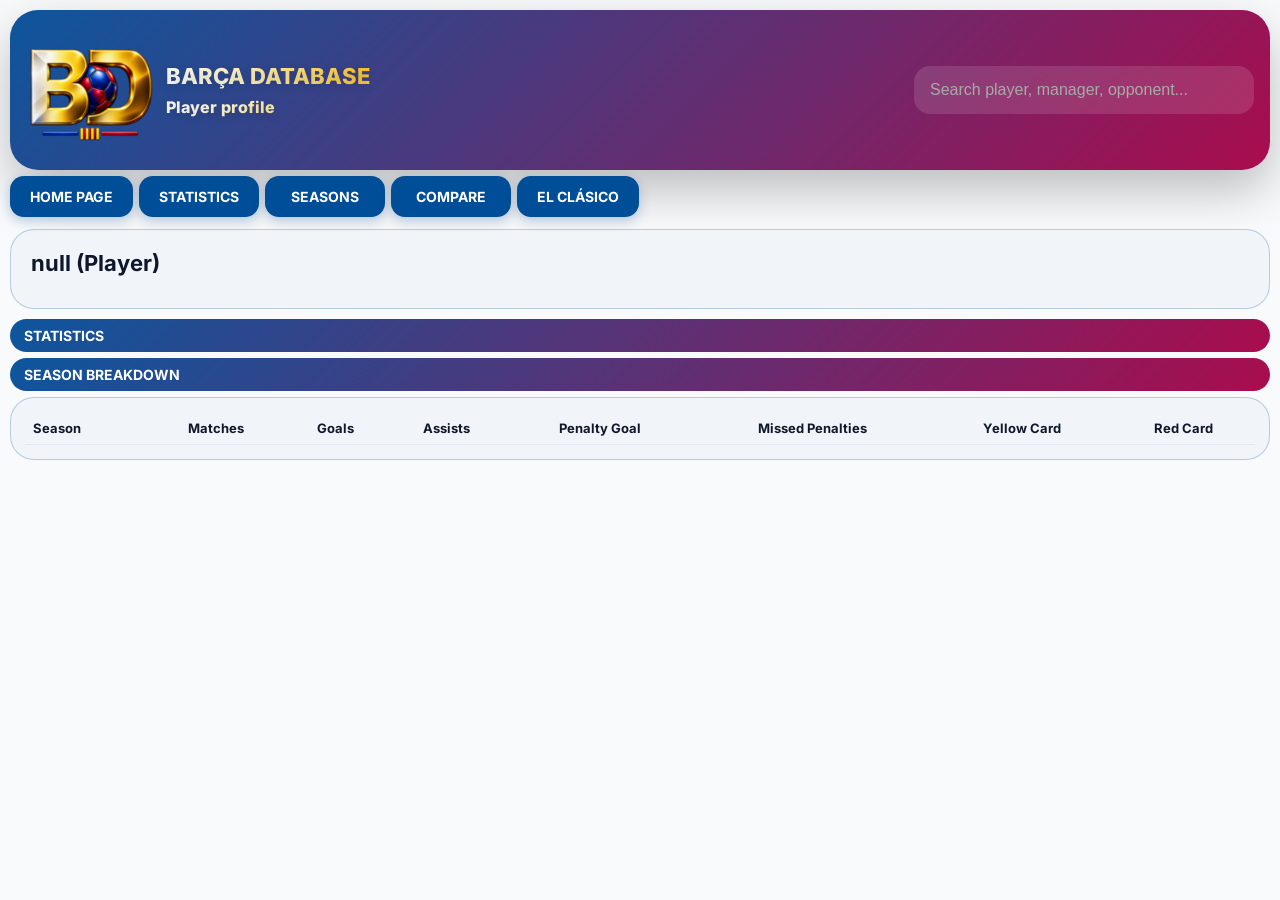
<file: player.html>
<!DOCTYPE html>
<html lang="en">
<head>
<meta charset="UTF-8">
<meta name="language" content="English">
<meta name="viewport" content="width=device-width, initial-scale=1.0">

<link rel="icon" type="image/png" sizes="16x16" href="favicon-16x16.png">
<link rel="icon" type="image/png" sizes="32x32" href="favicon-32x32.png">

<link rel="apple-touch-icon" sizes="180x180" href="apple-touch-icon.png">

<link rel="manifest" href="site.webmanifest">

<meta name="theme-color" content="#004D98">

<title>FC Barcelona Players | Squad History & Statistics | Barça Database</title>

<meta name="robots"
      content="index,follow">

<meta name="author"
      content="RE">

<meta name="description"
      content="Browse all FC Barcelona players. Explore appearances, goals, assists, trophies, positions and career statistics throughout the club's history.">

<link rel="canonical" href="https://barcadb.com/player.html">

<meta property="og:title"
      content="FC Barcelona Players | Barça Database">

<meta property="og:description"
      content="Browse all FC Barcelona players with detailed statistics, records, appearances, goals and achievements.">

<meta property="og:url"
      content="https://barcadb.com/player.html">

<meta property="og:image"
      content="https://barcadb.com/logos/barcadb-logo.png">

<meta property="og:type"
      content="website">

<meta property="og:site_name"
      content="Barça Database">

<meta name="twitter:card"
      content="summary_large_image">

<meta name="twitter:title"
      content="FC Barcelona Players | Barça Database">

<meta name="twitter:description"
      content="Browse all FC Barcelona players with detailed statistics, records, appearances, goals and achievements.">

<meta name="twitter:image"
      content="https://barcadb.com/logos/barcadb-logo.png">

<meta name="keywords"
      content="FC Barcelona players, Barcelona squad, Barca players, Barcelona legends, Barcelona footballers, player statistics, Barcelona appearances, Barcelona goals">
<link rel="stylesheet" href="css/fonts.css">
<link rel="stylesheet" href="css/main.css">
<link rel="stylesheet" href="css/theme.css">

<style>

.player-card{
background:var(--card-bg);
border:1px solid var(--card-border);
border-radius:24px;
padding:20px;
display:flex;
align-items:center;
gap:20px;
margin-bottom:10px;
}

.player-info h1{
margin:0;
font-size:22px;
}

.player-meta{
margin-top:12px;

display:flex;
flex-direction:column;
align-items:flex-start;

gap:6px;

font-size:14px;
color:var(--muted);
}

.player-meta div{
white-space:normal;
display:block;
width:100%;
}

.player-meta a{
font-weight:600;
text-decoration:none;
color:var(--link-color);
}

.player-meta a:hover{
text-decoration:underline;
}

.summary-grid{
display:grid;
grid-template-columns:repeat(8,1fr);
gap:8px;
}

.summary-box{
background:var(--card-bg);
border:1px solid var(--card-border);
border-radius:18px;
padding:12px;
text-align:center;
}

.summary-box b{
display:block;
font-size:26px;
margin-bottom:4px;
}

.widget-card{
background:var(--card-bg);
border:1px solid var(--card-border);
border-radius:24px;
padding:14px;
}

.stats-table{
width:100%;
border-collapse:collapse;
}

.stats-table th,
.stats-table td{
padding:8px;
border-bottom:1px solid var(--meta-border);
font-size:13px;
}

.stats-table th{
text-align:left;
}

.season-link{
cursor:pointer;
font-weight:700;
color:#004D98;
}

.season-link:hover{
text-decoration:underline;
}

.season-row{
transition:.2s;
}

.season-row:hover{
background:var(--meta-bg);
}

.opponent-season{
    background:#fff8c4;
    transition:.2s;
}

.opponent-season:hover{
    background:#fff2a3;
}
@media (prefers-color-scheme: dark){

.opponent-season{
    background:#5b5420;
}

.opponent-season:hover{
    background:#746923;
}

.opponent-career .summary-box{
    background:#5b5420;
    border-color:#eab308;
    color:#fff;
}}

.opponent-career .summary-box{
    background:#fff8c4;
    border-color:#eab308;
    color:#000;
}

.matches-list{
display:none;
padding:8px;
background:var(--meta-bg);
border-radius:12px;
max-width:1200px;
margin:8px 0 0 0;
}

.matches-list.active{
display:block;
}

.matches-header{
display:grid;
grid-template-columns:
35px
90px
80px
1fr
90px
40px
40px
40px
40px
40px
40px;

gap:10px;

font-size:12px;
font-weight:700;
text-transform:uppercase;

padding:8px;
margin-bottom:6px;

opacity:.7;
}

.player-match{
display:grid;
grid-template-columns:
35px
90px
80px
1fr
90px
40px
40px
40px
40px
40px
40px;

gap:10px;
align-items:center;

padding:8px;
font-size:13px;

border-bottom:1px solid var(--meta-border);
transition:.2s;
}

.stats-table th:first-child,
.stats-table td:first-child{
    text-align:left;
}

.stats-table th:not(:first-child),
.stats-table td:not(:first-child){
    text-align:center;
}

.player-match:hover{
background:var(--card-bg);
}

.player-match:last-child{
border-bottom:none;
}

.player-started{
border-left:4px solid #22c55e;
padding-left:10px;
}

.player-bench{
border-left:4px solid #f59e0b;
padding-left:10px;
}

.bench-label{
font-size:11px;
font-weight:700;
color:#f59e0b;
margin-left:6px;
}

.result-badge{
display:inline-block;
min-width:60px;
text-align:center;
border-radius:999px;
padding:4px 10px;
font-weight:700;
}

.result-win{
background:var(--result-win-bg);
border:1px solid var(--result-win);
color:var(--result-win);
}

.result-draw{
background:var(--result-draw-bg);
border:1px solid var(--result-draw);
color:var(--result-draw);
}

.result-loss{
background:var(--result-loss-bg);
border:1px solid var(--result-loss);
color:var(--result-loss);
}

.mobile{
display:none;
}

.competition-cell{
display:flex;
align-items:center;
gap:8px;
font-weight:600;
}

.competition-logo{
width:20px;
height:20px;
object-fit:contain;
flex-shrink:0;
}

.mobile-match-stats{
    display:none;
}

.player-club{
    margin-top:6px;
    font-size:16px;
    font-weight:600;
    color:var(--muted);
}

.player-club a{
    color:var(--link-color);
    text-decoration:none;
    font-weight:600;
}

.player-club a:hover{
    text-decoration:underline;
}

.club-title{
    background:#004D98;
    color:#ffffff;
}

@media(max-width:820px){

.player-match div:nth-child(6),
.player-match div:nth-child(7),
.player-match div:nth-child(8),
.player-match div:nth-child(9),
.player-match div:nth-child(10),
.player-match div:nth-child(11){
    display:none;
}

.matches-header div:nth-child(6),
.matches-header div:nth-child(7),
.matches-header div:nth-child(8),
.matches-header div:nth-child(9),
.matches-header div:nth-child(10),
.matches-header div:nth-child(11){
    display:none;
}

.matches-header{
grid-template-columns:
30px
90px
1fr
70px;
}

.player-match{
grid-template-columns:
30px
90px
1fr
70px;

row-gap:8px;
}

.mobile-match-stats{
    display:block;
    grid-column:1 / -1;

    margin-top:6px;
    padding-top:6px;

    border-top:1px solid var(--meta-border);
}

.mobile-stats-header,
.mobile-stats-values{
    display:grid;
    grid-template-columns:repeat(6,1fr);

    text-align:center;
}

.mobile-stats-header{
    font-size:10px;
    font-weight:700;
    opacity:.7;
    margin-bottom:4px;
}

.mobile-stats-values{
    font-size:12px;
    font-weight:600;
}

.competition-logo{
width:18px;
height:18px;
}

.desktop{
display:none;
}

.mobile{
display:inline;
}

.player-card{
    flex-direction:column;
    align-items:flex-start;
}

.player-info{
    width:100%;
}

.player-info h1{
    text-align:left;
}

.summary-grid{
grid-template-columns:repeat(4,1fr);
}

.matches-list{
    width:100%;
}

.competition-cell span{
    display:none;
}

.matches-header div:nth-child(3),
.player-match div:nth-child(3){
    display:none;
}

.summary-box{
font-size:13px;
}

}

</style>
</head>

<body>

<div class="container">

<div class="menu-overlay" id="menuOverlay"></div>

<div class="header">
    <div class="header-inner">
        <img src="logos/barcadb-logo.png" class="header-logo" alt="Barça DB">

        <div class="header-text">
            <h1>Barça Database</h1>
            <div class="hero-subtitle">
            Player profile
        </div>
    </div>

<div class="desktop-search">

    <input
        type="text"
        id="personSearch"
        placeholder="Search player, manager, opponent..."
        class="desktop-search-input">

    <div id="personSearchResults"></div>

</div>

    <button id="menuToggle" class="menu-toggle">
    	☰
    </button>

</div>
</div>

<nav class="main-menu">

    <div class="mobile-menu-search">

        <input
            type="text"
            id="mobilePersonSearch"
            placeholder="Search player, manager..."
            class="mobile-search-input">

        <div id="mobileSearchResults"></div>

    </div>

    <a href="index.html">
        <span>Home page</span>
    </a>
      
    <a href="statistics.html">
        <span>Statistics</span>
    </a>

    <a href="season.html">
        <span>Seasons</span>
    </a>

    <a href="compare.html">
        <span>Compare</span>
    </a>

    <a href="el-clasico.html">
        <span>El Clásico</span>
    </a>

</nav>

<div id="playerProfile">
Loading...
</div>

</div>

<script>

const params =
new URLSearchParams(location.search);

const playerName =
params.get("name");

const competitionLogos = {
    "Copa del Rey": "copa.png",
    "Copa de la Liga": "copa-liga.png",
    "Copa de la Coronación": "copa.png",
    "FIFA Club World Cup": "fifa.png",
    "Qualification for La Liga": "laliga.png",
    "La Liga": "laliga.png",
    "Supercopa de España": "supercopa.png",
    "UEFA Champions League": "ucl.png",
    "Cup Winners' Cup": "cwc.png",
    "UEFA Europa League": "europa.png",
    "UEFA Super Cup": "uefa-supercup.png",
    "UEFA Cup": "uefa-cup.png",
    "Inter-Cities Fairs Cup": "inter-cup.png",
    "European Cup": "ec.png"
};

document.title = `${playerName} | Barça Database`;

document.querySelector('meta[name="description"]')
?.setAttribute(
    "content",
    `${playerName} statistics, appearances, goals and assists for FC Barcelona.`
);

const canonical = document.querySelector('link[rel="canonical"]');

if (canonical) {
    canonical.href = location.href;
}

document.querySelector('link[rel="canonical"]')
?.setAttribute(
    "href",
    `https://barcadb.com/player.html?name=${encodeURIComponent(playerName)}`
);

let allMatches = [];
let allPlayers = [];

Promise.all([
fetch("data.json").then(r=>r.json()),
fetch("players.json").then(r=>r.json())
])
.then(([data,players])=>{

    allMatches = data;
    allPlayers = players;

    renderPlayer(playerName,data,players);

    initPersonSearch();

});

function calculateAge(birthDate, deathDate=""){

if(!birthDate) return "";

const [d,m,y] = birthDate.split(".");
const birth = new Date(y,m-1,d);

let end;

if(deathDate){
const [dd,mm,yy] = deathDate.split(".");
end = new Date(yy,mm-1,dd);
}else{
end = new Date();
}

let age =
end.getFullYear() - birth.getFullYear();

const monthDiff =
end.getMonth() - birth.getMonth();

if(
monthDiff < 0 ||
(monthDiff === 0 && end.getDate() < birth.getDate())
){
age--;
}

return age;
}

function statValue(value){
    return value === 0 ? "-" : value;
}

function renderPlayer(player,data,players){

const playerInfo =
players.find(p => p.Player === player);

const playerMatches = [];

data.forEach(match=>{

let appeared = false;

for(let i=1;i<=11;i++){

    if(match[`Player name ${i}`]===player){
        appeared = true;
    }

    if(match[`Opp. Player name ${i}`]===player){
        appeared = true;
    }

}

for(let i=1;i<=6;i++){

if(
match[`Sub on ${i}`]===player ||
match[`Opp. Sub on ${i}`]===player
){
appeared = true;
}

}

if(appeared){
playerMatches.push(match);
}

});

playerMatches.sort((a,b)=>{

const da =
new Date(a.Date.split(".").reverse().join("-"));

const db =
new Date(b.Date.split(".").reverse().join("-"));

return da-db;

});

const barcaMatches = playerMatches.filter(match => {

    for(let i=1;i<=11;i++){

        if(match[`Player name ${i}`] === player){
            return true;
        }

    }

    for(let i=1;i<=6;i++){

        if(match[`Sub on ${i}`] === player){
            return true;
        }

    }

    return false;

});

const debut =
barcaMatches.length
? barcaMatches[0]
: null;

const lastMatch =
barcaMatches.length
? barcaMatches[barcaMatches.length - 1]
: null;

let nationality =
playerInfo?.["Nationality 1"] || "";

if(playerInfo?.["Nationality 2"]){

nationality +=
" / " +
playerInfo["Nationality 2"];

}

const clubStats = {};

data.forEach(match=>{

    let forOpponent = false;
    let appeared = false;
    let bench = false;

    for(let i=1;i<=11;i++){

        if(match[`Player name ${i}`]===player){
            appeared = true;
        }

        if(match[`Opp. Player name ${i}`]===player){
            appeared = true;
            forOpponent = true;
        }

    }

    for(let i=1;i<=6;i++){

        if(match[`Sub on ${i}`]===player){
            appeared = true;
        }

        if(match[`Opp. Sub on ${i}`]===player){
            appeared = true;
            forOpponent = true;
        }

    }

    for(let i=1;i<=12;i++){
    
        if(match[`On the bench name ${i}`]===player){
            bench = true;
        }
    
        if(match[`Opp. On the bench name ${i}`]===player){
            bench = true;
            forOpponent = true;
        }

    }

    if(!appeared){
        return;
    }
    
    const club = forOpponent
        ? match["Opp. Team"]
        : "FC Barcelona";
    
    if(!clubStats[club]){
    
        clubStats[club] = {
            seasons: new Set(),
            matches:0,
            goals:0,
            assists:0,
            penaltyGoals:0,
            missedPenalties:0,
            yellow:0,
            red:0
        };
    
    }
    
    clubStats[club].seasons.add(match.Season);
    if(appeared){
        clubStats[club].matches++;
    }

for(let i=1;i<=12;i++){

    if(
        match[`Goal Player ${i}`]===player ||
        match[`Opp. Goal Player ${i}`]===player
    ){
        clubStats[club].goals++;
    }

    if(
        match[`Assist Player ${i}`]===player ||
        match[`Opp. Assist Player ${i}`]===player
    ){
        clubStats[club].assists++;
    }

    if(
        match[`Yellow player ${i}`]===player ||
        match[`Opp. Yellow player ${i}`]===player
    ){
        clubStats[club].yellow++;
    }

    if(
        match[`Red player ${i}`]===player ||
        match[`Opp. Red player ${i}`]===player
    ){
        clubStats[club].red++;
    }

    let scored = null;

    if(match[`Penalty player ${i}`]===player){
        scored = match[`Penalty scored ${i}`];
    }

    if(match[`Opp. Penalty player ${i}`]===player){
        scored = match[`Opp. Penalty scored ${i}`];
    }

    if(scored==="in"){
        clubStats[club].penaltyGoals++;
    }

    if(scored==="not in"){
        clubStats[club].missedPenalties++;
    }

}

});

const clubs = Object.keys(clubStats)
.sort((a,b) => {

    if(a === "FC Barcelona") return -1;
    if(b === "FC Barcelona") return 1;

    return a.localeCompare(b);

});

const clubsText = clubs.map(club =>

    club === "FC Barcelona"
        ? club
        : `<a href="opponent.html?name=${encodeURIComponent(club)}">${club}</a>`

).join(", ");

const playerClub = clubsText;

document.getElementById("playerProfile").innerHTML=`

<div class="player-card">

<div class="player-info">

<h1>${player} (Player)</h1>

${playerClub ? `
<div class="player-club">
    ${playerClub}
</div>
` : ""}

<div class="player-meta">

${playerInfo?.["Full Name"] ? `

<div>
<b>Full Name:</b>
${playerInfo["Full Name"]}
</div>

` : ""}

${playerInfo?.["Date of Birth"] ? `

<div>
<b>Born:</b>
${playerInfo["Date of Birth"]}
(${calculateAge(
    playerInfo["Date of Birth"],
    playerInfo["Death Date"]
)})
</div>

` : ""}

${playerInfo?.["Death Date"] ? `

<div>
<b>Died:</b>
${playerInfo["Death Date"]}
</div>

` : ""}

${nationality ? `

<div>
<b>Nationality:</b>
${nationality}
</div>

` : ""}

${playerInfo?.Position ? `

<div>
<b>Main Position:</b>
${playerInfo.Position}
</div>

` : ""}

${debut ? `
<div>
    <b>Debut:</b>
    <a href="match.html?id=${debut.ID}">
        ${debut.Date} vs ${debut["Opp. Team"]} (${debut.Result})
    </a>
</div>
` : ""}


${lastMatch ? `

<div>
<b>Last Match:</b>
<a href="match.html?id=${lastMatch.ID}"> 
    ${lastMatch.Date} vs ${lastMatch["Opp. Team"]} (${lastMatch.Result})
</a>
</div>

` : ""}

</div>

</div>

</div>

<div class="widget-title">
Statistics
</div>

${Object.entries(clubStats)

.sort(([clubA],[clubB]) => {

    if(clubA === "FC Barcelona") return -1;
    if(clubB === "FC Barcelona") return 1;

    return clubA.localeCompare(clubB);

})

.map(([club,s]) => `

<div class="widget-title club-title">
${club}
</div>

<div class="summary-grid ${club !== 'FC Barcelona' ? 'opponent-career' : ''}">

    <div class="summary-box">
        <b>${s.seasons.size}</b>
        Seasons
    </div>

    <div class="summary-box">
        <b>${statValue(s.matches)}</b>
        Matches
    </div>

    <div class="summary-box">
        <b>${statValue(s.goals)}</b>
        Goals
    </div>

    <div class="summary-box">
        <b>${statValue(s.assists)}</b>
        Assists
    </div>

    <div class="summary-box">
        <b>${statValue(s.penaltyGoals)}</b>
        Penalty Goals
    </div>

    <div class="summary-box">
        <b>${statValue(s.missedPenalties)}</b>
        Missed Penalties
    </div>

    <div class="summary-box">
        <b>${statValue(s.yellow)}</b>
        Yellow
    </div>

    <div class="summary-box">
        <b>${statValue(s.red)}</b>
        Red
    </div>

</div>

`).join("")}

<div class="widget-title">
Season Breakdown
</div>

<div class="widget-card">

<table class="stats-table">

<thead>
<tr>
<th>Season</th>
<th><span class="desktop">Matches</span><span class="mobile">M</span></th>
<th><span class="desktop">Goals</span><span class="mobile">G</span></th>
<th><span class="desktop">Assists</span><span class="mobile">A</span></th>
<th><span class="desktop">Penalty Goal</span><span class="mobile">PG</span></th>
<th><span class="desktop">Missed Penalties</span><span class="mobile">MP</span></th>
<th><span class="desktop">Yellow Card</span><span class="mobile">YC</span></th>
<th><span class="desktop">Red Card</span><span class="mobile">RC</span></th>
</tr>
</thead>

<tbody id="seasonRows">
</tbody>

</table>

</div>

`;

renderSeasonStats(player,data);

}

function toggleSeason(id){

document
.getElementById(id)
.classList.toggle("active");

}

function renderSeasonStats(player,data){

const stats={};

data.forEach(match=>{

let started=false;
let bench=false;

let appeared=false;
let forBarca=false;
let forOpponent=false;

for(let i=1;i<=11;i++){

if(match[`Player name ${i}`]===player){
    appeared=true;
    started=true;
    forBarca=true;
}

if(match[`Opp. Player name ${i}`]===player){
    appeared=true;
    started=true;
    forOpponent=true;
}

}

for(let i=1;i<=6;i++){

    if(match[`Sub on ${i}`]===player){
        appeared=true;
        forBarca=true;
    }

    if(match[`Opp. Sub on ${i}`]===player){
        appeared=true;
        forOpponent=true;
    }

}

let played = appeared;

for(let i=1;i<=12;i++){

if(
match[`On the bench name ${i}`]===player ||
match[`Opp. On the bench name ${i}`]===player
){
bench=true;
}

}

if(!played){
return;
}

const season=match.Season;

if(!stats[season]){

stats[season]={
matches:0,
goals:0,
penaltyGoals:0,
missedPenalties:0,
assists:0,
yellow:0,
red:0,
opponentClub:false,
games:[]
};

}

if(forOpponent){
    stats[season].opponentClub = true;
}

if(played){
    stats[season].matches++;
}

for(let i=1;i<=12;i++){

    if(
        match[`Goal Player ${i}`]===player ||
        match[`Opp. Goal Player ${i}`]===player
    ){
        stats[season].goals++;
    }

    if(
        match[`Assist Player ${i}`]===player ||
        match[`Opp. Assist Player ${i}`]===player
    ){
        stats[season].assists++;
    }

    if(
        match[`Yellow player ${i}`]===player ||
        match[`Opp. Yellow player ${i}`]===player
    ){
        stats[season].yellow++;
    }

    if(
        match[`Red player ${i}`]===player ||
        match[`Opp. Red player ${i}`]===player
    ){
        stats[season].red++;
    }

    let scored = null;

    if(match[`Penalty player ${i}`]===player){
        scored = match[`Penalty scored ${i}`];
    }

    if(match[`Opp. Penalty player ${i}`]===player){
        scored = match[`Opp. Penalty scored ${i}`];
    }

    if(scored==="in"){
        stats[season].penaltyGoals++;
    }

    if(scored==="not in"){
        stats[season].missedPenalties++;
    }

}

let gameGoals = 0;
let gameAssists = 0;
let gamePenaltyGoals = 0;
let gameMissedPenalties = 0;
let gameYellow = 0;
let gameRed = 0;

for(let i=1;i<=12;i++){

if(
    match[`Goal Player ${i}`]===player ||
    match[`Opp. Goal Player ${i}`]===player
){
    gameGoals++;
}

if(
    match[`Assist Player ${i}`]===player ||
    match[`Opp. Assist Player ${i}`]===player
){
    gameAssists++;
}

if(
    match[`Yellow player ${i}`]===player ||
    match[`Opp. Yellow player ${i}`]===player
){
    gameYellow++;
}

if(
    match[`Red player ${i}`]===player ||
    match[`Opp. Red player ${i}`]===player
){
    gameRed++;
}

let scored = null;

if(match[`Penalty player ${i}`]===player){
    scored = match[`Penalty scored ${i}`];
}

if(match[`Opp. Penalty player ${i}`]===player){
    scored = match[`Opp. Penalty scored ${i}`];
}

if(scored==="in"){
    gamePenaltyGoals++;
}

if(scored==="not in"){
    gameMissedPenalties++;
}

}

stats[season].games.push({
    id:match.ID,
    date:match.Date,
    competition:match.Competition,
    venue:match["Home/Away"],
    opponent:match["Opp. Team"],
    result:match.Result,
    resultType: match["Result type"],
    played: played,

    goals: gameGoals,
    assists: gameAssists,
    penaltyGoals: gamePenaltyGoals,
    missedPenalties: gameMissedPenalties,
    yellow: gameYellow,
    red: gameRed
});

});

let html="";

Object.keys(stats)
.sort()
.reverse()
.forEach((season,index)=>{

const seasonId=`season_${index}`;

stats[season].games.sort((a,b)=>{

const da =
new Date(a.date.split(".").reverse().join("-"));

const db =
new Date(b.date.split(".").reverse().join("-"));

return db - da;

});

html+=`

<tr
class="season-row ${stats[season].opponentClub ? 'opponent-season' : ''}"
onclick="toggleSeason('${seasonId}')"
style="cursor:pointer;">

<td>
<strong>${season}</strong>
</td>

<td>${statValue(stats[season].matches)}</td>
<td>${statValue(stats[season].goals)}</td>
<td>${statValue(stats[season].assists)}</td>
<td>${statValue(stats[season].penaltyGoals)}</td>
<td>${statValue(stats[season].missedPenalties)}</td>
<td>${statValue(stats[season].yellow)}</td>
<td>${statValue(stats[season].red)}</td>

</tr>

<tr>

<td colspan="8" style="padding:0;border:none;">

<div
id="${seasonId}"
class="matches-list">

<div class="matches-header">

<div></div>
<div>Date</div>
<div>Venue</div>
<div>Opponent</div>
<div>Result</div>
<div>G</div>
<div>A</div>
<div>PG</div>
<div>MP</div>
<div>YC</div>
<div>RC</div>

</div>

${stats[season].games.map(game=>`

<div
class="match-link-wrapper"
onclick="location.href='match.html?id=${game.id}'"
style="cursor:pointer;"
>

<div
class="player-match ${game.played ? 'player-started' : 'player-bench'}">

    <div class="competition-cell">
        ${competitionLogos[game.competition] ? `
        <img
            src="logos/${competitionLogos[game.competition]}"
            class="competition-logo"
            alt="${game.competition}"
            title="${game.competition}">
        ` : ""}
    </div>

    <div>${game.date}</div>
        
    <div>${game.venue}</div>

    <div>
		<a href="opponent.html?name=${encodeURIComponent(game.opponent)}"
		class="opponent-link"
		onclick="event.stopPropagation();">
		${game.opponent}
		</a>
	</div>

    <div>
        <span class="result-badge ${
            game.resultType === "W" ? "result-win" :
            game.resultType === "D" ? "result-draw" :
            game.resultType === "L" ? "result-loss" :
            ""
        }">
            ${game.result}
        </span>
    </div>

    <div>${statValue(game.goals)}</div>
    
    <div>${statValue(game.assists)}</div>
    
    <div>${statValue(game.penaltyGoals)}</div>
    
    <div>${statValue(game.missedPenalties)}</div>
    
    <div>${statValue(game.yellow)}</div>
    
    <div>${statValue(game.red)}</div>

    <div class="mobile-match-stats">

        <div class="mobile-stats-header">
            <span>G</span>
            <span>A</span>
            <span>PG</span>
            <span>MP</span>
            <span>YC</span>
            <span>RC</span>
        </div>

        <div class="mobile-stats-values">
            <span>${statValue(game.goals)}</span>
            <span>${statValue(game.assists)}</span>
            <span>${statValue(game.penaltyGoals)}</span>
            <span>${statValue(game.missedPenalties)}</span>
            <span>${statValue(game.yellow)}</span>
            <span>${statValue(game.red)}</span>
        </div>

    </div>

</div>

</div>

`).join("")}

</div>

</td>

</tr>

`;

});

document.getElementById("seasonRows").innerHTML=
html;

}

function initPersonSearch(){

    const searchItems = new Map();

    allMatches.forEach(match => {

        // Barcelona manager
        if(match.Manager){

            searchItems.set(
                `manager-${match.Manager}`,
                {
                    name: match.Manager,
                    type: "Manager"
                }
            );

        }

        // Opponent manager
        if(match["Opp. Manager"]){

            searchItems.set(
                `manager-${match["Opp. Manager"]}`,
                {
                    name: match["Opp. Manager"],
                    type: "Manager"
                }
            );

        }

		// Opponent team
		if(match["Opp. Team"]){
		
		    searchItems.set(
		        `opponent-${match["Opp. Team"]}`,
		        {
		            name: match["Opp. Team"],
		            type: "Opponent"
		        }
		    );
		
		}

        // Starting XI
        for(let i=1;i<=11;i++){

            if(match[`Player name ${i}`]){

                searchItems.set(
                    `player-${match[`Player name ${i}`]}`,
                    {
                        name: match[`Player name ${i}`],
                        type: "Player"
                    }
                );

            }

            if(match[`Opp. Player name ${i}`]){

                searchItems.set(
                    `player-${match[`Opp. Player name ${i}`]}`,
                    {
                        name: match[`Opp. Player name ${i}`],
                        type: "Player"
                    }
                );

            }

        }

        // Bench
        for(let i=1;i<=12;i++){

            if(match[`On the bench name ${i}`]){

                searchItems.set(
                    `player-${match[`On the bench name ${i}`]}`,
                    {
                        name: match[`On the bench name ${i}`],
                        type: "Player"
                    }
                );

            }

            if(match[`Opp. On the bench name ${i}`]){

                searchItems.set(
                    `player-${match[`Opp. On the bench name ${i}`]}`,
                    {
                        name: match[`Opp. On the bench name ${i}`],
                        type: "Player"
                    }
                );

            }

        }

    });

    const itemList =
        [...searchItems.values()]
        .sort((a,b) => a.name.localeCompare(b.name));

    function attachSearch(inputId, resultsId){

    const input = document.getElementById(inputId);
    const results = document.getElementById(resultsId);

    if(!input || !results) return;

    input.addEventListener("input", () => {

        const value =
            input.value
            .trim()
            .toLowerCase();

        if(!value){
            results.innerHTML = "";
            return;
        }

        const filtered =
            itemList
            .filter(item =>
                item.name.toLowerCase().includes(value)
            )
            .slice(0,20);

        results.innerHTML = `
            <div class="player-search-results">
                ${filtered.map(item => {

                    let url = "";

                    if(item.type === "Manager"){
                        url = "manager.html?name=" + encodeURIComponent(item.name);
                    }else if(item.type === "Opponent"){
                        url = "opponent.html?name=" + encodeURIComponent(item.name);
                    }else{
                        url = "player.html?name=" + encodeURIComponent(item.name);
                    }

                    return `
                  
    <a 
        class="player-search-item"
        href="${url}">

        ${item.name}

        <span class="search-type ${item.type.toLowerCase()}">
            (${item.type})
        </span>

    </a>
                    `;
                }).join("")}
            </div>
        `;
    });

    input.addEventListener("blur", () => {
        setTimeout(() => {
            results.innerHTML = "";
        }, 200);
    });

}
attachSearch(
    "personSearch",
    "personSearchResults"
);

attachSearch(
    "mobilePersonSearch",
    "mobileSearchResults"
);

}

function showMobileSection(section, button){

if(window.innerWidth > 820) return;

document.querySelectorAll(
'.mobile-section-btn'
).forEach(btn =>
btn.classList.remove('active')
);

button.classList.add('active');

document.getElementById(
'mobileMatchesSection'
).style.display = 'none';

document.getElementById(
'laligaWidget'
).style.display = 'none';

document.getElementById(
'mobileDebutantsSection'
).style.display = 'none';

document.getElementById(
'mobileStatisticsSection'
).style.display = 'none';

if(section === 'matches'){
document.getElementById(
'mobileMatchesSection'
).style.display = 'block';
}

if(section === 'table'){

    document.getElementById(
        'laligaWidget'
    ).style.display = 'block';

    renderLaLigaTable();
}

if(section === 'debutants'){
document.getElementById(
'mobileDebutantsSection'
).style.display = 'block';
}

if(section === 'statistics'){
document.getElementById(
'mobileStatisticsSection'
).style.display = 'block';
}

}

document.addEventListener("DOMContentLoaded", () => {

    const menuToggle = document.getElementById("menuToggle");
    const menuOverlay = document.getElementById("menuOverlay");
    const mainMenu = document.querySelector(".main-menu");

    if(!menuToggle || !menuOverlay || !mainMenu){
        return;
    }

    function closeMenu(){
        mainMenu.classList.remove("open");
        menuOverlay.classList.remove("show");
        menuToggle.textContent = "☰";
    }

    function openMenu(){
        mainMenu.classList.add("open");
        menuOverlay.classList.add("show");
        menuToggle.textContent = "✕";
    }

    menuToggle.addEventListener("click", () => {

        if(mainMenu.classList.contains("open")){
            closeMenu();
        }else{
            openMenu();
        }

    });

    menuOverlay.addEventListener("click", closeMenu);

    window.addEventListener("resize", () => {

        if(window.innerWidth > 820){
            closeMenu();
        }

    });

});

document.addEventListener("DOMContentLoaded", () => {

    if(window.innerWidth <= 820){

        document.getElementById("laligaWidget").style.display = "none";
        document.getElementById("mobileDebutantsSection").style.display = "none";
        document.getElementById("mobileStatisticsSection").style.display = "none";

        document.getElementById("mobileMatchesSection").style.display = "block";
    }

});

</script>
</body>
</html>
</file>
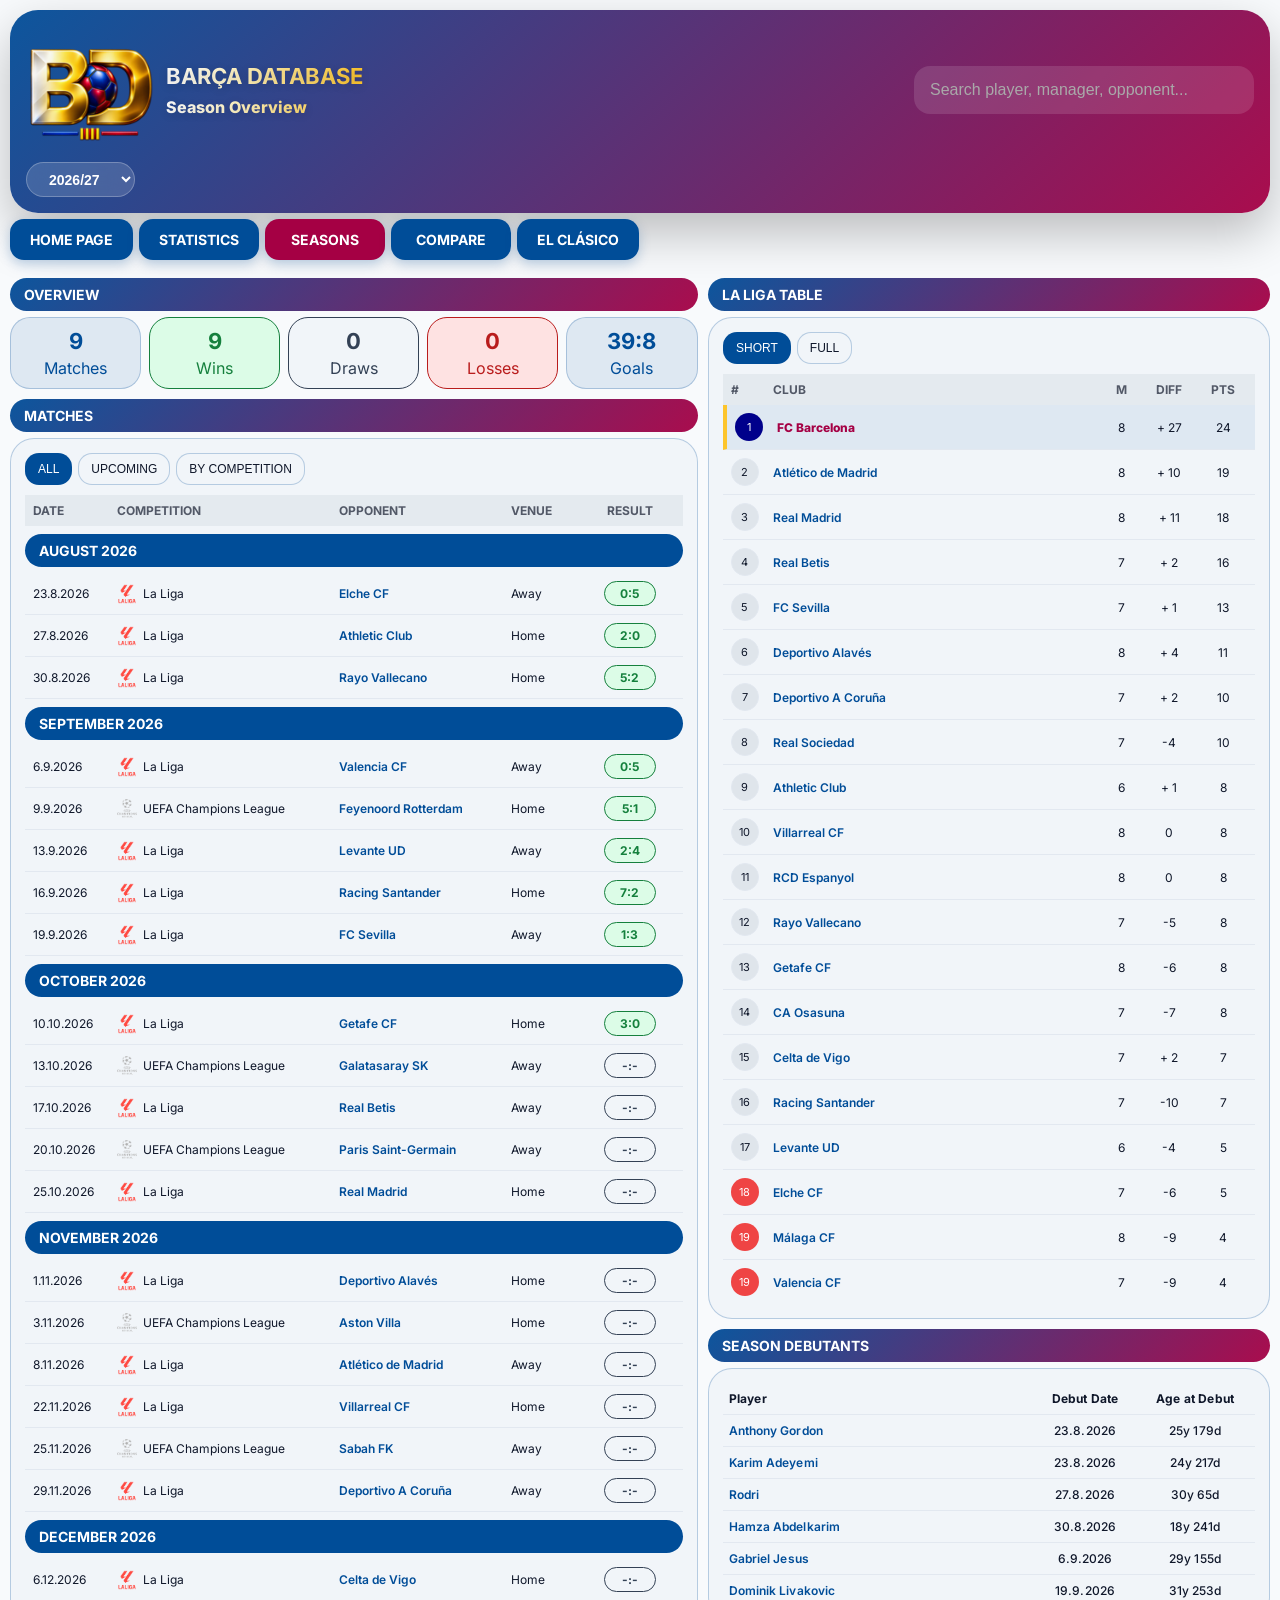
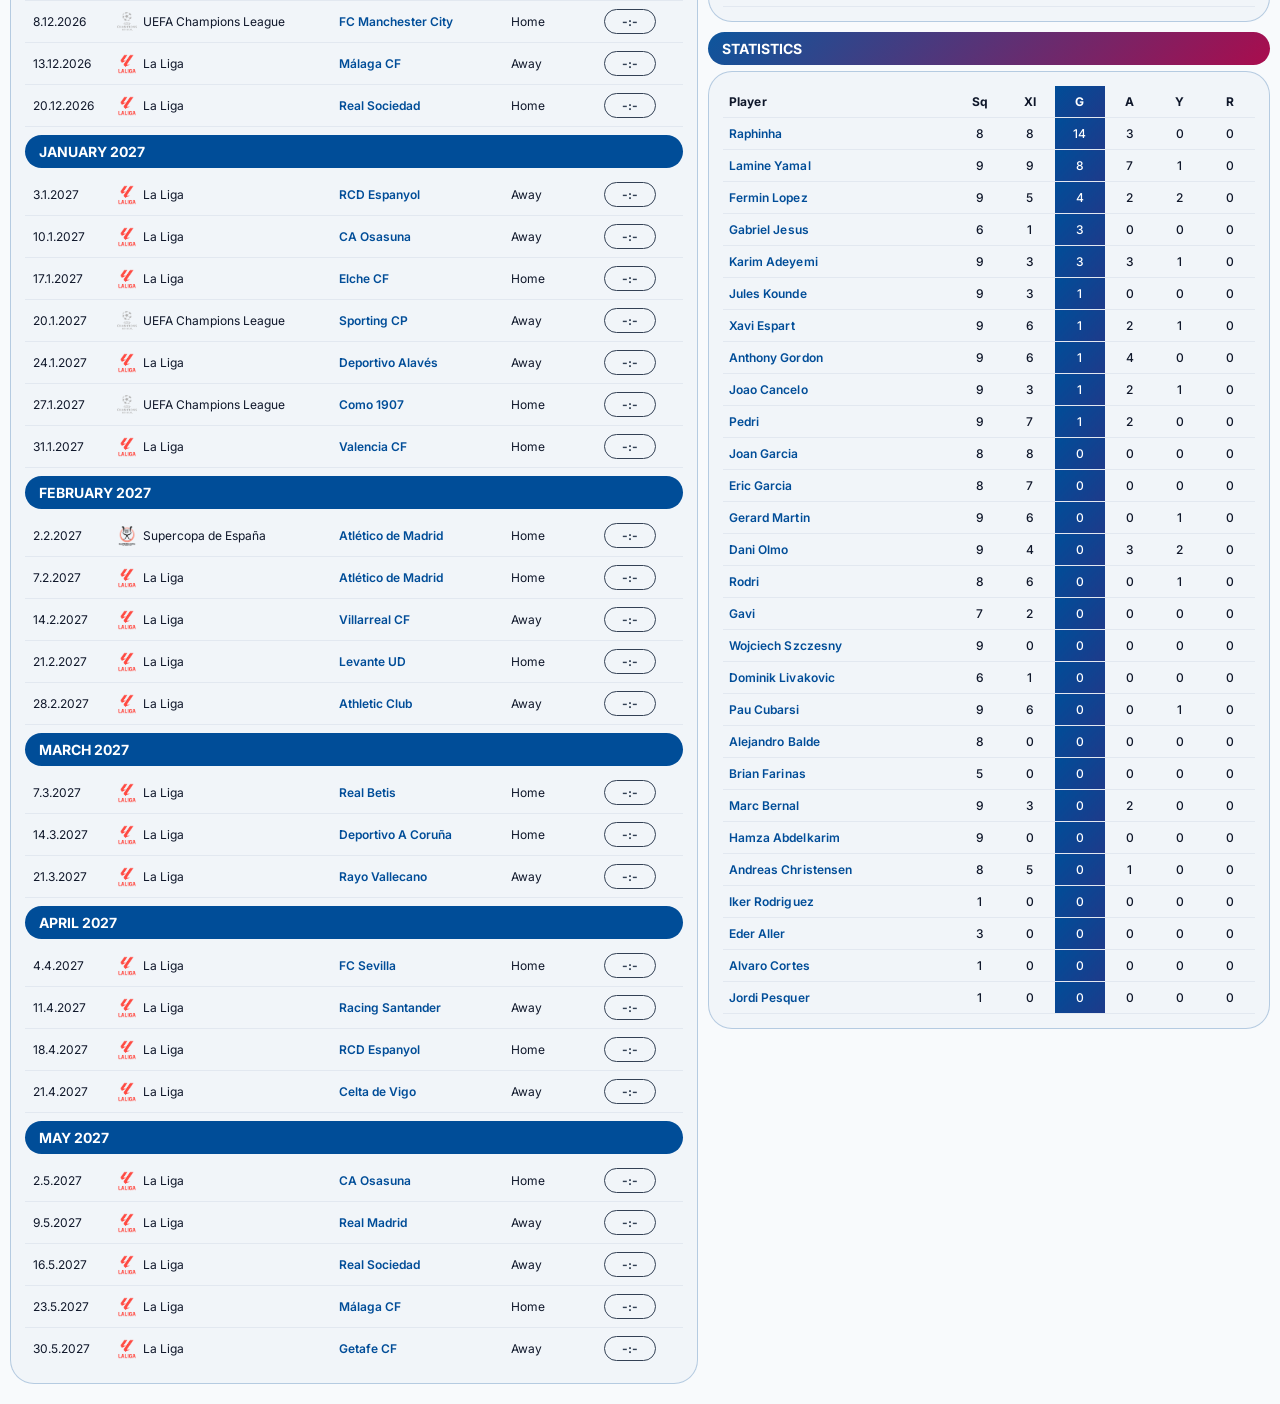
<file: season.html>
<!DOCTYPE html>
<html lang="en">
<head>
<meta charset="UTF-8">
<meta name="language" content="English">
<meta name="viewport" content="width=device-width, initial-scale=1.0">

<link rel="icon" type="image/png" sizes="16x16" href="favicon-16x16.png">
<link rel="icon" type="image/png" sizes="32x32" href="favicon-32x32.png">

<link rel="apple-touch-icon" sizes="180x180" href="apple-touch-icon.png">

<link rel="manifest" href="site.webmanifest">

<meta name="theme-color" content="#004D98">

<title>FC Barcelona Seasons | History, Results & Statistics | Barça Database</title>

<meta name="robots"
      content="index,follow">

<meta name="author"
      content="RE">

<meta name="description"
      content="Browse all FC Barcelona seasons. Explore statistics, results, competitions, managers, squads and records from every season in club history.">

<link rel="canonical"
      href="https://barcadb.com/season.html">

<meta property="og:title"
      content="FC Barcelona Seasons | Barça Database">

<meta property="og:description"
      content="Browse all FC Barcelona seasons with detailed statistics, results, squads, managers and records.">

<meta property="og:url"
      content="https://barcadb.com/season.html">

<meta property="og:image"
      content="https://barcadb.com/logos/barcadb-logo.png">

<meta property="og:type"
      content="website">

<meta property="og:site_name"
      content="Barça Database">

<meta name="twitter:card"
      content="summary_large_image">

<meta name="twitter:title"
      content="FC Barcelona Seasons | Barça Database">

<meta name="twitter:description"
      content="Browse all FC Barcelona seasons with detailed statistics, results, squads, managers and records.">

<meta name="twitter:image"
      content="https://barcadb.com/logos/barcadb-logo.png">

<meta name="keywords"
      content="FC Barcelona seasons, Barcelona season history, Barca seasons, Barcelona results, Barcelona squad history, Barcelona managers, Barcelona records">

<link rel="stylesheet" href="css/fonts.css">
<link rel="stylesheet" href="css/main.css">
<link rel="stylesheet" href="css/theme.css">

<style>

.content-layout.animate{
animation:pageRefresh .4s ease;
}

@keyframes pageRefresh{
from{
opacity:0;
transform:translateY(20px) scale(.98);
}
to{
opacity:1;
transform:translateY(0) scale(1);
}
}

.left-panel{
flex:1.1;
min-width:0;
}

.right-panel{
flex:.9;
min-width:0;
}

.section-title{
margin:0 0 6px;
padding:10px 14px;
backdrop-filter:blur(20px);
border-radius:24px;
background:var(--card-bg);
border:1px solid var(--card-border);
color:var(--text);
font-size:18px;
}

.competition-title{
margin:8px 0 6px;
padding:8px 14px;

background:#004D98;
color:white;

font-size:14px;
font-weight:700;
text-transform:uppercase;

border-radius:18px;
}

.competition-cell{
display:flex;
align-items:center;
gap:6px;
}

.competition-cell img{
width:20px;
height:20px;
object-fit:contain;
flex-shrink:0;
}

.widget-card{
background:var(--card-bg);
backdrop-filter:blur(20px);
border:1px solid var(--card-border);
border-radius:24px;
padding:14px;
margin-bottom:10px;
transition:.3s;
}

.widget-card h2{
margin-top:0;
font-size:18px;
color:var(--text);
}

.header-row{
display:flex;
align-items:center;
gap:12px;
}

.season-badge{
padding:4px 10px;
border-radius:999px;
background:rgba(255,255,255,.2);
border:1px solid rgba(255,255,255,.3);
font-size:13px;
font-weight:600;
color:white;
}

.season-selector{
margin-top:8px;   /* bolo 12px */
max-width:200px;  /* môže byť aj širší */
}

.season-selector select{
height:35px;      /* hrubší */
background:rgba(255,255,255,.15);
color:white;
border:1px solid rgba(255,255,255,.25);
border-radius:24px;
padding:0 18px;
backdrop-filter:blur(12px);
font-size:14px;
font-weight:600;
}

.season-selector select option{
background:#0f2d6b;
color:white;
}

.summary-grid{
display:grid;
grid-template-columns:repeat(5,1fr);
gap:8px;
margin-bottom:10px;
}

.summary-box{
border-radius:20px;
padding:10px;
text-align:center;
border:1px solid var(--card-border);
background:var(--card-bg);
}

.summary-box b{
display:block;
font-size:22px;
margin-bottom:4px;
}

/* Wins */
.summary-box.wins{
background:var(--result-win-bg);
border:1px solid var(--result-win);
color:var(--result-win);
}

/* Draws */
.summary-box.draws{
background:var(--result-draw-bg);
border:1px solid var(--result-draw);
color:var(--result-draw);
}

/* Losses */
.summary-box.losses{
background:var(--result-loss-bg);
border:1px solid var(--result-loss);
color:var(--result-loss);
}

.summary-box.matches,
.summary-box.goals{
    background:rgba(0,77,152,.10);
    border:1px solid rgba(0,77,152,.25);
    color:#004D98;
}

.summary-box.matches b,
.summary-box.goals b{
    color:#004D98;
}

@media (prefers-color-scheme: dark){
 .summary-box.matches,
.summary-box.goals{
    background:rgba(0,77,152,.20);
    border:1px solid #004D98;
    color:#ffffff;
}
.summary-box.matches b,
.summary-box.goals b{
    color:#ffffff;
}}

.header h1{
margin:0;
font-size:22px;
font-weight:700;
}

.filters{
display:flex;
flex-wrap:wrap;
gap:8px;
background:var(--card-bg);
backdrop-filter:blur(20px);
border:1px solid var(--card-border);
padding:12px;
border-radius:24px;
margin-bottom:10px;
}

.filter-group{
flex:1 1 0;
min-width:200px;
}

.filter-group label{
font-weight:700;
font-size:13px;
}

.match-filter{
display:flex;
gap:8px;
margin-bottom:10px;
}

.match-filter button{
padding:8px 14px;
border:none;
border-radius:20px;
cursor:pointer;
font-size:13px;
font-weight:700;
background:var(--card-bg);
color:var(--text);
border:1px solid var(--card-border);
}

.match-filter button.active{
background:#004D98;
color:white;
}

table{
width:100%;
border-collapse:collapse;
}

th{
padding:8px 6px;
font-size:12px;
font-weight:800;

border-bottom:1px solid var(--meta-border);

text-align:center;
position:static;
}

td{
padding:8px 6px;
border-bottom:1px solid var(--meta-border);
font-size:12px;
}

.laliga-table td,
.stats-table td,
.debutants-table td{
font-weight:500;
letter-spacing:.1px;
}

.laliga-table th,
.stats-table th,
.debutants-table th{
font-weight:700;
letter-spacing:.2px;
}

.laliga-table td:nth-child(2),
.stats-table td:first-child,
.debutants-table td:first-child{
font-weight:600;
}

.stats-table th:first-child,
.stats-table td:first-child,
.debutants-table th:first-child,
.debutants-table td:first-child,
.laliga-table th:first-child,
.laliga-table td:first-child{
text-align:left;
}

.stats-table th{
cursor:pointer;
user-select:none;
}

.stats-table th:not(:first-child),
.stats-table td:not(:first-child){
width:50px;
text-align:center;
font-size:12px;
}

.badge{
display:inline-block;
padding:4px 8px;
border-radius:999px;
background:#dbeafe;
color:#1e40af;
font-weight:600;
}

.result-badge{
display:inline-block;
min-width:52px;
text-align:center;
border-radius:999px;
padding:4px 10px;
font-weight:700;
}

.result-win{
background:var(--result-win-bg);
border:1px solid var(--result-win);
color:var(--result-win);
}

.result-draw{
background:var(--result-draw-bg);
border:1px solid var(--result-draw);
color:var(--result-draw);
}

.result-loss{
background:var(--result-loss-bg);
border:1px solid var(--result-loss);
color:var(--result-loss);
}


.result-empty{
background:var(--card-bg);
color:var(--muted);
}

.empty{
padding:40px;
text-align:center;
}

.stats-selected,
.stats-column-selected{
color:white;
background:
linear-gradient(
135deg,
#004D98,
#1e3a8a
);
}

.debutants-table{
width:100%;
table-layout:fixed;
}

.debutants-table th:first-child,
.debutants-table td:first-child{
width:auto;
}

.debutants-table th:nth-child(2),
.debutants-table td:nth-child(2){
width:100px;
text-align:center;
}

.debutants-table th:nth-child(3),
.debutants-table td:nth-child(3){
width:120px;
text-align:center;
}

.matches-header{
display:grid;
grid-template-columns:
80px
1.3fr
1fr
70px
90px;

gap:4px;

font-size:12px;
font-weight:700;
text-transform:uppercase;

padding:8px;
margin-bottom:6px;
background:var(--meta-bg);

opacity:.7;
}

.matches-line{
display:grid;
grid-template-columns:
80px
1.3fr
1fr
70px
90px;

gap:4px;
align-items:center;
font-size:12px;
}

.matches-line{
padding:8px;
border-bottom:1px solid var(--meta-border);
font-size:12px;
transition:.2s;
}

.matches-line:hover{
background:var(--meta-bg);
cursor:pointer;
}

.matches-line:last-child{
border-bottom:none;
}

.matches-header div:last-child,
.matches-line div:last-child{
display:flex;
justify-content:center;
}

.matches-view-switch{
display:flex;
gap:6px;
margin-bottom:10px;
}

.matches-view-switch button{
padding:8px 12px;
border:none;
border-radius:14px;
cursor:pointer;
font-size:12px;
text-transform: uppercase;

background:var(--card-bg);
color:var(--text);

border:1px solid var(--card-border);
}

.matches-view-switch button.active{
background:#004D98;
color:white;
}

.mobile-sections{
display:none;
}

.table-header{
    display:grid;
    grid-template-columns:
    36px
    1fr
    36px
    48px
    48px;

    gap:6px;

    padding:8px;
    margin-bottom:0;

    background:var(--meta-bg);

    font-size:12px;
    font-weight:700;
    text-transform:uppercase;

    opacity:.7;
}

.table-line{
    display:grid;
    grid-template-columns:
    36px
    1fr
    36px
    48px
    48px;

    gap:6px;
    align-items:center;
    font-size:12px;

    padding:8px;

    border-bottom:1px solid var(--meta-border);

    transition:.2s;
}

.table-line > div:nth-child(1),
.table-header > div:nth-child(1),
.table-line > div:nth-child(2),
.table-header > div:nth-child(2){
    justify-self:start;
}

.table-line > div,
.table-header > div{
    justify-self:center;
}


.table-header-full,
.table-line-full{
    display:grid;

    grid-template-columns:
    36px
    1fr
    30px
    30px
    30px
    30px
    60px
    45px
    30px;

    gap:6px;
    align-items:center;
    padding:8px;
    border-bottom:1px solid var(--meta-border);
	font-size:12px;
}

.table-line-full .table-played,
.table-line-full .table-goaldiff,
.table-line-full .table-points{
    text-align:center;
}

.table-header-full > div,
.table-line-full > div{
    justify-self:center;
}

.table-header > div:not(:nth-child(1)):not(:nth-child(2)),
.table-line > div:not(:nth-child(1)):not(:nth-child(2)){
    text-align:center;
}

.table-header-full > div:nth-child(1),
.table-line-full > div:nth-child(1){
    justify-self:start;
}

.table-header-full > div:nth-child(2),
.table-line-full > div:nth-child(2){
    justify-self:start;
}

.table-line:last-child{
    border-bottom:none;
}

.table-club{
    display:flex;
    align-items:center;
    gap:8px;

    font-weight:600;
}

.table-club img{
    width:20px;
    height:20px;
    object-fit:contain;
    flex-shrink:0;
}

.table-points{
    text-align:center;
}

.table-goaldiff{
    text-align:center;
}

.table-played{
    text-align:center;
}

.barca-row{
    background:rgba(0,77,152,.08);
    border-left:4px solid #FDC52C;
}

.barca-row .table-club{
    font-weight:800;
	color:#A50044;
}

.table-club{
    display:flex;
    align-items:center;
    gap:8px;
    min-width:0;
}

.table-club span{
    overflow:hidden;
    text-overflow:ellipsis;
    white-space:nowrap;
}

.position-circle{
width:28px;
height:28px;

display:flex;
align-items:center;
justify-content:center;

margin:0;

border-radius:50%;

font-size:11px;

background:var(--meta-bg);
border:1px solid var(--meta-border);
}

.position-circle.relegation{
background:#ef4444;
color:white;
border:none;
}

.position-circle.leader{
background: #00008b;
color:white;
border:none;
}

.table-scroll{
    overflow-x:auto;
    -webkit-overflow-scrolling:touch;
}

@media(max-width:820px){

.left-panel{
    order:1;
	margin:0;
}

.right-panel{
    order:2;
	margin:0;
}

#laligaWidget,
#mobileDebutantsSection,
#mobileStatisticsSection{
margin-top:0 !important;
}

.mobile-sections{
    display:flex;
    gap:8px;
    overflow-x:auto;
    margin:10px 0;
    padding-bottom:2px;
}

.mobile-section-btn{
    flex:1;
    min-width:90px;

    height:42px;

    display:flex;
    align-items:center;
    justify-content:center;

    padding:0 12px;

    border:none;
    border-radius:22px;

    background:#004D98;
    color:#fff;

    font-size:11.5px;
    font-weight:700;
    letter-spacing:.4px;
    text-transform:uppercase;

    cursor:pointer;
    transition:.2s;
}

.mobile-section-btn.active{
    background:#A50044;
    color:#fff;
}

.mobile-section-btn:hover{
    opacity:.9;
}

.mobile-hidden-section{
display:none;
}

.header h1{
font-size:18px;
}

body{
padding-bottom:65px;
}

.content-layout{
display:flex;
flex-direction:column;
gap:10px;
}

.left-panel,
.right-panel{
flex:none !important;
width:100% !important;
min-width:0;
max-width:100%;
}

.right-panel{
position:static !important;
top:auto;
}

.container{
padding:6px;
}

.filters{
flex-direction:column;
gap:8px;
padding:12px;
}

.filter-group{
width:100%;
min-width:0;
}

input[list],
select,
.toggle-btn{
width:100%;
}

.result-badge{
min-width:44px;
padding:3px 8px;
}

.table-header-full,
.table-line-full{
    grid-template-columns:
    30px
    1fr
    25px
    25px
    25px
    25px
    40px
    25px;
}

.table-header-full > div:nth-child(8),
.table-line-full > div:nth-child(8){
    display:none;
}

.stats-table th:nth-child(2),
.stats-table td:nth-child(2),
.stats-table th:nth-child(3),
.stats-table td:nth-child(3),
.stats-table th:nth-child(4),
.stats-table td:nth-child(4),
.stats-table th:nth-child(5),
.stats-table td:nth-child(5),
.stats-table th:nth-child(6),
.stats-table td:nth-child(6),
.stats-table th:nth-child(7),
.stats-table td:nth-child(7){
width:35px;
}

.summary-box{
font-size:13px;
}

.summary-box b{
font-size:18px;
}

.matches-header div:nth-child(2){
color:transparent;
}

.matches-header div:nth-child(4),
.matches-line div:nth-child(4){
display:none;
}

.matches-header,
.matches-line{
grid-template-columns:
75px
30px
1fr
90px;
}

.competition-cell span{
display:none;
}

}

</style>
</head>
<body>

<div class="container">

<div class="menu-overlay" id="menuOverlay"></div>

<div class="header">
    <div class="header-inner">
        <img src="logos/barcadb-logo.png" class="header-logo" alt="Barça DB">

<div class="header-text">
    <h1>Barça Database</h1>

    <div class="hero-subtitle">
        Season Overview
    </div>
</div>

<div class="desktop-search">

    <input
        type="text"
        id="personSearch"
        placeholder="Search player, manager, opponent..."
        class="desktop-search-input">

    <div id="personSearchResults"></div>

</div>

<button id="menuToggle" class="menu-toggle">
    ☰
</button>

</div>
	<div class="season-selector">
		<select id="seasonSelect"></select>
	</div>
</div>

<nav class="main-menu">
      
<div class="mobile-menu-search">

    <input
        type="text"
        id="mobilePersonSearch"
        placeholder="Search player, manager..."
        class="mobile-search-input">

    <div id="mobileSearchResults"></div>

</div>

<a href="index.html">
        <span>Home page</span>
    </a>
      
    <a href="statistics.html">
        <span>Statistics</span>
    </a>

    <a href="season.html" class="active">
        <span>Seasons</span>
    </a>

    <a href="compare.html">
        <span>Compare</span>
    </a>

    <a href="el-clasico.html">
        <span>El Clásico</span>
    </a>

</nav>

<div class="content-layout">

<div class="left-panel">
<div class="widget-title">
Overview
</div>

<div id="seasonOverview"></div>

<div class="mobile-sections">

<button class="mobile-section-btn active"
onclick="showMobileSection('matches', this)">
Matches
</button>

<button class="mobile-section-btn"
onclick="showMobileSection('table', this)">
Table
</button>

<button class="mobile-section-btn"
onclick="showMobileSection('debutants', this)">
Debutants
</button>

<button class="mobile-section-btn"
onclick="showMobileSection('statistics', this)">
Statistics
</button>

</div>

<div id="mobileMatchesSection">

<div class="widget-title">
Matches
</div>

<div class="widget-card">

<div class="matches-list">

<div class="matches-view-switch">

<button class="active"
data-view="all"
onclick="setMatchesView('all')">
All
</button>

<button data-view="upcoming"
onclick="setMatchesView('upcoming')">
Upcoming
</button>

<button data-view="competition"
onclick="setMatchesView('competition')">
By Competition
</button>

</div>

<div class="matches-header">

<div>Date</div>
<div>Competition</div>
<div>Opponent</div>
<div>Venue</div>
<div>Result</div>
</div>

<div id="seasonMatches"></div>
</div>

</div>
</div>


</div>

<div class="right-panel">

<div id="laligaWidget" class="mobile-hidden-section">

<div class="widget-title">
La Liga Table
</div>

<div class="widget-card">

    <div class="matches-view-switch">
        <button class="active"
                data-table-view="short"
                onclick="setTableView('short')">
            Short
        </button>

        <button
                data-table-view="full"
                onclick="setTableView('full')">
            Full
        </button>
    </div>

    <div id="laligaTable">
        Loading...
    </div>

</div>

</div>

<div id="mobileDebutantsSection" class="mobile-hidden-section">
<div class="widget-title">
Season Debutants
</div>

<div class="widget-card">
<div id="seasonSummary">
Loading...
</div>
</div>
</div>

<div id="mobileStatisticsSection" class="mobile-hidden-section">
<div class="widget-title">
Statistics
</div>

<div class="widget-card">
<div id="statistics">
Loading...
</div>
</div>
</div>

</div>

</div>

<script>

let allMatches = [];
let allPlayers = [];
let playerBirthDates = {};
let tableView = "short";

let matchFilter = "played"; 
let matchesView = "all";

let season =
new URLSearchParams(
location.search
).get("season");

let statsSortColumn = "goals";
let statsSortDirection = "desc";

const competitionLogos = {
"Copa del Rey": "copa.png",
"Copa de la Liga": "copa-liga.png",
"Copa de la Coronación": "copa.png",
"FIFA Club World Cup": "fifa.png",
"Qualification for La Liga": "laliga.png",
"La Liga": "laliga.png",
"Supercopa de España": "supercopa.png",
"UEFA Champions League": "ucl.png",
"Cup Winners' Cup": "cwc.png",
"UEFA Europa League": "europa.png",
"UEFA Super Cup": "uefa-supercup.png",
"UEFA Cup": "uefa-cup.png",
"Inter-Cities Fairs Cup": "inter-cup.png",
"European Cup": "ec.png"
};

function renderSeason(){

const seasonMatches =
allMatches.filter(
x => x.Season === season
);

document.getElementById("seasonMatches").innerHTML =
buildCurrentSeasonMatches(seasonMatches);

if(!seasonMatches.length){

document.getElementById(
"seasonMatches"
).innerHTML =
"<div class='empty'>Season not found</div>";

return;
}

const playedMatches = seasonMatches.filter(
x => x.Result &&
x.Result !== "-:-"
);

const wins =
playedMatches.filter(
x => x["Result type"] === "W"
).length;

const draws =
playedMatches.filter(
x => x["Result type"] === "D"
).length;

const losses =
playedMatches.filter(
x => x["Result type"] === "L"
).length;

let goalsFor = 0;
let goalsAgainst = 0;

playedMatches.forEach(match => {

const homeGoals =
Number(match["Goals home team"]) || 0;

const awayGoals =
Number(match["Goals away team"]) || 0;

if(match["Home/Away"] === "Home"){

goalsFor += homeGoals;
goalsAgainst += awayGoals;

}else{

goalsFor += awayGoals;
goalsAgainst += homeGoals;

}

});

document.getElementById(
"seasonOverview"
).innerHTML = `

<div class="summary-grid">

   <div class="summary-box matches">
       <b>${playedMatches.length}</b>
       Matches
   </div>

   <div class="summary-box wins">
       <b>${wins}</b>
       Wins
   </div>

   <div class="summary-box draws">
       <b>${draws}</b>
       Draws
   </div>

   <div class="summary-box losses">
       <b>${losses}</b>
       Losses
   </div>

   <div class="summary-box goals">
       <b>${goalsFor}:${goalsAgainst}</b>
       Goals
   </div>

</div>

`;

const latestSeason =
[...new Set(allMatches.map(x => x.Season))]
.sort()
.reverse()[0];

document.querySelector('[data-view="upcoming"]').style.display =
season === latestSeason
? ""
: "none";

renderSeasonSummary(
    seasonMatches
);

renderStatistics(
    seasonMatches
);

renderLaLigaTable();
}

function renderLaLigaTable() {

fetch("tablelaliga.json")
.then(response => response.json())
.then(data => {

    const seasonRows = data.filter(
        row => row.season === season
    );

    const widget = document.getElementById("laligaWidget");

    if(!seasonRows.length){

        widget.style.display = "none";
        return;
    }

    if(window.innerWidth > 820){
    widget.style.display = "block";
}

	let html = "";
	
	if(tableView === "short"){
	
	    html += `
	        <div class="table-header">
	            <div>#</div>
	            <div>Club</div>
	            <div>M</div>
	            <div>Diff</div>
	            <div>Pts</div>
	        </div>
	    `;
	
	} else {
	
	    html += `
	        <div class="table-header table-header-full">
	            <div>#</div>
	            <div>Club</div>
	            <div>M</div>
	            <div>W</div>
	            <div>D</div>
	            <div>L</div>
	            <div>Gls</div>
	            <div>Diff</div>
	            <div>Pts</div>
	        </div>
	    `;
	
	}

		seasonRows.forEach(row => {
		
		    const position = Number(row.position);
		
		    let rowClass = "";
		    let posBadgeClass = "";
		
		    if(position === 1){
		        posBadgeClass = "leader";
		    } else if(position >= 18){
		        posBadgeClass = "relegation";
		    }
		
		    if(row.club === "FC Barcelona"){
		        rowClass = "barca-row";
		    }
		
		    if(tableView === "short"){
		
		        html += `
		        <div class="table-line ${rowClass}">
		            <div>
		                <div class="position-circle ${posBadgeClass}">
		                    ${row.position}
		                </div>
		            </div>
		
		            <div class="table-club">
		                ${
		                row.club !== "FC Barcelona"
		                ? `<a href="opponent.html?name=${encodeURIComponent(row.club)}"
		                      class="opponent-link"
		                      onclick="event.stopPropagation();">
		                      ${row.club}
		                   </a>`
		                : row.club
		                }
		            </div>
		
		            <div class="table-played">${row.matches}</div>
		
		            <div class="table-goaldiff">
		                ${Number(row.difference) > 0 ? "+" : ""}
		                ${row.difference}
		            </div>
		
		            <div class="table-points">
		                ${row.points}
		            </div>
		        </div>`;
		    }
		
		    else{
		
		        html += `
		        <div class="table-line-full ${rowClass}">
		
		            <div>
		                <div class="position-circle ${posBadgeClass}">
		                    ${row.position}
		                </div>
		            </div>
		
		            <div class="table-club">
		                ${
		                row.club !== "FC Barcelona"
		                ? `<a href="opponent.html?name=${encodeURIComponent(row.club)}"
		                      class="opponent-link"
		                      onclick="event.stopPropagation();">
		                      ${row.club}
		                   </a>`
		                : row.club
		                }
		            </div>
		
					<div class="table-played">${row.matches}</div>
					<div>${row.wins}</div>
					<div>${row.draws}</div>
					<div>${row.losses}</div>
					<div>${row.goals}</div>
					
					<div class="table-goaldiff">
					    ${Number(row.difference) > 0 ? "+" : ""}
					    ${row.difference}
					</div>
					
					<div class="table-points">${row.points}</div>
		
		        </div>`;
		    }
		});
	
    document.getElementById("laligaTable").innerHTML =
    `<div class="table-scroll">${html}</div>`;

})
.catch(error => {

    console.error(error);

    document.getElementById("laligaWidget").style.display = "none";

});
}

function getResultClass(match){

if(match.Result === "-:-"){
return "result-badge result-empty";
}

switch(match["Result type"]){

case "W":
return "result-badge result-win";

case "D":
return "result-badge result-draw";

case "L":
return "result-badge result-loss";

default:
return "result-badge";
}

}

function renderSeasonSummary(matches) {

let html = `
  <table class="debutants-table">
      <thead>
          <tr>
              <th>Player</th>
              <th>Debut Date</th>
              <th>Age at Debut</th>
          </tr>
      </thead>
      <tbody>
`;

const selectedSeason = season;

const firstAppearance = {};

// prejde celú históriu
allMatches.forEach(match => {

const matchDate =
new Date(
match.Date.split(".").reverse().join("-")
);

const playersInMatch = [];

for(let i = 1; i <= 11; i++){

const player =
match[`Player name ${i}`];

if(player){
playersInMatch.push(player);
}

}

for(let i = 1; i <= 12; i++){

const player =
match[`Sub on ${i}`];

if(player){
playersInMatch.push(player);
}

}

playersInMatch.forEach(player => {

if(
!firstAppearance[player] ||
matchDate < firstAppearance[player].date
){

firstAppearance[player] = {
season: match.Season,
date: matchDate,
dateText: match.Date,
birthDate:
playerBirthDates[player.trim()] || ""
};

}

});

});

const debutants = Object.entries(firstAppearance)
.filter(
([name, data]) =>
data.season === selectedSeason
)
.sort(
(a, b) => a[1].date - b[1].date
);

debutants.forEach(([player,data]) => {

let ageText = "-";

if(data.birthDate){

const birth =
new Date(
data.birthDate
.split(".")
.reverse()
.join("-")
);

const debut =
data.date;

const diffDays =
Math.floor(
(debut - birth) /
(1000 * 60 * 60 * 24)
);

const years =
Math.floor(diffDays / 365.25);

const days =
Math.floor(
diffDays -
years * 365.25
);

ageText =
`${years}y ${days}d`;
}

html += `
      <tr>
          <td><a class="player-link" href="player.html?name=${encodeURIComponent(player)}">${player}</a></td>
          <td>${data.dateText}</td>
          <td>${ageText}</td>
      </tr>
  `;

});

html += `
      </tbody>
  </table>
`;

document.getElementById("seasonSummary").innerHTML = html;
}

function sortStats(column){

if(statsSortColumn === column){

statsSortDirection =
statsSortDirection === "asc"
? "desc"
: "asc";

}else{

statsSortColumn = column;
statsSortDirection = "desc";

}

renderSeason();

}

function setMatchFilter(filter){

matchFilter = filter;

renderSeason();

}

window.setMatchFilter = setMatchFilter;

function renderStatistics(matches) {

const players = {};

function addPlayer(name) {

if (!name || !String(name).trim()) return false;

name = String(name).trim();

if (name.includes("(OG)")) return false;

if (!players[name]) {
players[name] = {
squad: 0,
xi: 0,
goals: 0,
assists: 0,
yellow: 0,
red: 0
};
}

return true;
}

matches.forEach(match => {

// základná 11
for (let i = 1; i <= 11; i++) {

const player =
match[`Player name ${i}`];

if (
player &&
!String(player).includes("(OG)")
) {

addPlayer(player);

players[player].squad++;
players[player].xi++;

}

}

// lavička
for (let i = 1; i <= 12; i++) {

const player =
match[`On the bench name ${i}`];

if (
player &&
!String(player).includes("(OG)")
) {

addPlayer(player);

players[player].squad++;

}

}

// góly
for (let i = 1; i <= 12; i++) {

const player =
match[`Goal Player ${i}`];

if (
player &&
!String(player).includes("(OG)")
) {
addPlayer(player);
players[player].goals++;
}

}

// asistencie
for (let i = 1; i <= 12; i++) {

const player =
match[`Assist Player ${i}`];

if (
player &&
!String(player).includes("(OG)")
) {
addPlayer(player);
players[player].assists++;
}

}

// žlté
for (let i = 1; i <= 12; i++) {

const player =
match[`Yellow player ${i}`];

if (
player &&
!String(player).includes("(OG)")
) {
addPlayer(player);
players[player].yellow++;
}

}

// červené
for (let i = 1; i <= 5; i++) {

const player =
match[`Red player ${i}`];

if (
player &&
!String(player).includes("(OG)")
) {
addPlayer(player);
players[player].red++;
}

}

});

const sortedPlayers = Object.entries(players);

sortedPlayers.sort((a,b) => {

const valueA =
statsSortColumn === "name"
? a[0]
: a[1][statsSortColumn];

const valueB =
statsSortColumn === "name"
? b[0]
: b[1][statsSortColumn];

if (typeof valueA === "string") {

return statsSortDirection === "asc"
? valueA.localeCompare(valueB)
: valueB.localeCompare(valueA);

}

return statsSortDirection === "asc"
? valueA - valueB
: valueB - valueA;

});

let html = `
  <div class="table-scroll">
  <table class="stats-table">
      <thead>
          <tr>
              <th class="${statsSortColumn==='name'?'stats-selected':''}" onclick="sortStats('name')">Player</th>
              <th class="${statsSortColumn==='squad'?'stats-selected':''}" onclick="sortStats('squad')">Sq</th>
              <th class="${statsSortColumn==='xi'?'stats-selected':''}" onclick="sortStats('xi')">XI</th>
              <th class="${statsSortColumn==='goals'?'stats-selected':''}" onclick="sortStats('goals')">G</th>
              <th class="${statsSortColumn==='assists'?'stats-selected':''}" onclick="sortStats('assists')">A</th>
              <th class="${statsSortColumn==='yellow'?'stats-selected':''}" onclick="sortStats('yellow')">Y</th>
              <th class="${statsSortColumn==='red'?'stats-selected':''}" onclick="sortStats('red')">R</th>
          </tr>
      </thead>
      <tbody>
`; 

sortedPlayers.forEach(([name, stats]) => {

html += `
<tr>
  <td class="${statsSortColumn==='name'?'stats-selected':''}">
     <a class="player-link" href="player.html?name=${encodeURIComponent(name)}">
        ${name}
     </a>
  </td>
  <td class="${statsSortColumn==='squad'?'stats-selected':''}">
      ${stats.squad}
  </td>
  <td class="${statsSortColumn==='xi'?'stats-selected':''}">
      ${stats.xi}
  </td>
  <td class="${statsSortColumn==='goals'?'stats-selected':''}">
      ${stats.goals}
  </td>
  <td class="${statsSortColumn==='assists'?'stats-selected':''}">
      ${stats.assists}
  </td>
  <td class="${statsSortColumn==='yellow'?'stats-selected':''}">
      ${stats.yellow}
  </td>
  <td class="${statsSortColumn==='red'?'stats-selected':''}">
      ${stats.red}
  </td>
</tr>
`;

});

html += `
      </tbody>
  </table>
  </div>
`;

document.getElementById("statistics").innerHTML = html;

}

function renderSeasonDropdown(){

const seasons = [
...new Set(
allMatches.map(x => x.Season)
)
].sort().reverse();

const select =
document.getElementById("seasonSelect");

select.innerHTML = seasons.map(s => `
       <option value="${s}"
           ${s === season ? "selected" : ""}>
           ${s}
       </option>
   `).join("");

select.addEventListener("change", e => {

    season = e.target.value;

    history.replaceState(
        {},
        "",
        `season.html?season=${encodeURIComponent(season)}`
    );

    renderSeason();
});

}

function setMatchesView(view){

    matchesView = view;

    document
        .querySelectorAll('[data-view]')
        .forEach(btn => btn.classList.remove('active'));

    document
        .querySelector(`[data-view="${view}"]`)
        ?.classList.add('active');

    renderSeason();
}

function setTableView(view){

    tableView = view;

    document
        .querySelectorAll("[data-table-view]")
        .forEach(btn => btn.classList.remove("active"));

    document
        .querySelector(`[data-table-view="${view}"]`)
        ?.classList.add("active");

    renderLaLigaTable();
}

function buildMatchRow(match){

let resultClass = "result-draw";

if(match["Result type"] === "W")
resultClass = "result-win";

if(match["Result type"] === "L")
resultClass = "result-loss";

return `

       <div class="matches-line"
            onclick="location.href='match.html?id=${match.ID}'">

           <div>
               ${match.Date}
           </div>

			<div class="competition-cell">
			    ${
			        competitionLogos[match.Competition]
			        ? `
			        <img src="logos/${competitionLogos[match.Competition]}" alt="${match.Competition}">
			        `
			        : ""
			    }
			    <span>${match.Competition}</span>
			</div>

			<div>
				${
				match['Opp. Team'] !== 'FC Barcelona'
				? `<a href="opponent.html?name=${encodeURIComponent(match['Opp. Team'])}" 
				class="opponent-link"
				onclick="event.stopPropagation();">
				${match['Opp. Team']}
				</a>`
				: match['Opp. Team']
				}
			</div>

           <div>
               ${match["Home/Away"]}
           </div>

           <div>

               <span class="result-badge ${resultClass}">
                   ${match.Result}
               </span>

           </div>

       </div>

   `;
}

function buildCurrentSeasonMatches(data){

let matches = [...data]
.sort((a,b)=>{

const da =
new Date(a.Date.split(".").reverse().join("-"));

const db =
new Date(b.Date.split(".").reverse().join("-"));

return da - db;

});

let html = "";

if(matchesView === "competition"){

const grouped = {};

matches.forEach(match => {

if(!grouped[match.Competition]){
grouped[match.Competition] = [];
}

grouped[match.Competition].push(match);

});

Object.keys(grouped).forEach(comp => {

html += `
		            <div class="competition-title">
		                ${comp}
		            </div>
		        `;

grouped[comp].forEach(match => {

html += buildMatchRow(match);

});

});

return html;
}

if(matchesView === "upcoming"){

matches = matches.filter(
x => x.Result === "-:-"
);

}

if(matchesView === "all" || matchesView === "upcoming"){

    const grouped = {};

    matches.forEach(match => {

        const d =
        new Date(
            match.Date.split(".").reverse().join("-")
        );

        const month =
        d.toLocaleDateString(
            "en-US",
            {
                month: "long",
                year: "numeric"
            }
        );

        if(!grouped[month]){
            grouped[month] = [];
        }

        grouped[month].push(match);
    });

    Object.keys(grouped).forEach(month => {

        html += `
            <div class="competition-title">
                ${month}
            </div>
        `;

        grouped[month].forEach(match => {
            html += buildMatchRow(match);
        });

    });

    return html;
}

matches.forEach(match => {

let resultClass = "result-draw";

if(match["Result type"] === "W")
resultClass = "result-win";

if(match["Result type"] === "L")
resultClass = "result-loss";

html += `

	        <div class="matches-line" onclick="location.href='match.html?id=${match.ID}'">

               <div>
                   ${match.Date}
               </div>

			    <div class="competition-cell">
			        ${
			            competitionLogos[match.Competition]
			            ? `
						<img src="logos/${competitionLogos[match.Competition]}"
						alt="${match.Competition}">`
					: ""
					}
			        <span>${match.Competition}</span>
			    </div>
			
			    <div>
			        <a href="opponent.html?name=${encodeURIComponent(match['Opp. Team'])}"
					class="opponent-link"
					onclick="event.stopPropagation();">
					${match['Opp. Team']}
					</a>
				</div>

               <div>
                   ${match["Home/Away"]}
               </div>

               <div>

                   <span class="result-badge ${resultClass}">
                       ${match.Result}
                   </span>

               </div>

           </div>
	    `;

});

return html;
}

Promise.all([
fetch("data.json").then(r => r.json()),
fetch("current-season.json").then(r => r.json()),
fetch("players.json").then(r => r.json())
])
.then(([matchesData,currentData,playersData]) => {

function normalizeName(name){
return String(name || "")
.toLowerCase()
.replace(/fc /g,"")
.replace(/ cf/g,"")
.replace(/./g,"")
.replace(/\s+/g," ")
.trim();
}

currentData.forEach(currentMatch => {

const match = matchesData.find(m =>

m.Date === currentMatch.Date &&
m.Competition === currentMatch.Competition &&
m["Home/Away"] === currentMatch["Home/Away"] &&
normalizeName(m["Opp. Team"]) ===
normalizeName(currentMatch["Opp. Team"])

);

if(match){

match.Result = currentMatch.Result;

if(
match.Result &&
match.Result !== "-:-" &&
match.Result.includes(":")
){

const [homeGoals,awayGoals] =
match.Result.split(":").map(Number);

if(match["Home/Away"] === "Home"){

match["Result type"] =
homeGoals > awayGoals ? "W" :
homeGoals < awayGoals ? "L" : "D";

}else{

match["Result type"] =
awayGoals > homeGoals ? "W" :
awayGoals < homeGoals ? "L" : "D";

}

}

}

});

allMatches = matchesData;

if(!season){
season = [...new Set(matchesData.map(x => x.Season))]
.sort()
.reverse()[0];
}

allPlayers = playersData;

playersData.forEach(player => {
playerBirthDates[player.Player.trim()] =
player["Date of Birth"];
});

renderSeasonDropdown();
renderSeason();
initPersonSearch();

})
.catch(error => console.error(error));

function initPersonSearch(){

    const searchItems = new Map();

    allMatches.forEach(match => {

        // Barcelona manager
        if(match.Manager){

            searchItems.set(
                `manager-${match.Manager}`,
                {
                    name: match.Manager,
                    type: "Manager"
                }
            );

        }

        // Opponent manager
        if(match["Opp. Manager"]){

            searchItems.set(
                `manager-${match["Opp. Manager"]}`,
                {
                    name: match["Opp. Manager"],
                    type: "Manager"
                }
            );

        }

		// Opponent team
		if(match["Opp. Team"]){
		
		    searchItems.set(
		        `opponent-${match["Opp. Team"]}`,
		        {
		            name: match["Opp. Team"],
		            type: "Opponent"
		        }
		    );
		
		}

        // Starting XI
        for(let i=1;i<=11;i++){

            if(match[`Player name ${i}`]){

                searchItems.set(
                    `player-${match[`Player name ${i}`]}`,
                    {
                        name: match[`Player name ${i}`],
                        type: "Player"
                    }
                );

            }

            if(match[`Opp. Player name ${i}`]){

                searchItems.set(
                    `player-${match[`Opp. Player name ${i}`]}`,
                    {
                        name: match[`Opp. Player name ${i}`],
                        type: "Player"
                    }
                );

            }

        }

        // Bench
        for(let i=1;i<=12;i++){

            if(match[`On the bench name ${i}`]){

                searchItems.set(
                    `player-${match[`On the bench name ${i}`]}`,
                    {
                        name: match[`On the bench name ${i}`],
                        type: "Player"
                    }
                );

            }

            if(match[`Opp. On the bench name ${i}`]){

                searchItems.set(
                    `player-${match[`Opp. On the bench name ${i}`]}`,
                    {
                        name: match[`Opp. On the bench name ${i}`],
                        type: "Player"
                    }
                );

            }

        }

    });

    const itemList =
        [...searchItems.values()]
        .sort((a,b) => a.name.localeCompare(b.name));

    function attachSearch(inputId, resultsId){

    const input = document.getElementById(inputId);
    const results = document.getElementById(resultsId);

    if(!input || !results) return;

    input.addEventListener("input", () => {

        const value =
            input.value
            .trim()
            .toLowerCase();

        if(!value){
            results.innerHTML = "";
            return;
        }

        const filtered =
            itemList
            .filter(item =>
                item.name.toLowerCase().includes(value)
            )
            .slice(0,20);

        results.innerHTML = `
            <div class="player-search-results">
                ${filtered.map(item => {

                    let url = "";

                    if(item.type === "Manager"){
                        url = "manager.html?name=" + encodeURIComponent(item.name);
                    }else if(item.type === "Opponent"){
                        url = "opponent.html?name=" + encodeURIComponent(item.name);
                    }else{
                        url = "player.html?name=" + encodeURIComponent(item.name);
                    }

                    return `
                  
    <a 
        class="player-search-item"
        href="${url}">

        ${item.name}

        <span class="search-type ${item.type.toLowerCase()}">
            (${item.type})
        </span>

    </a>
                    `;
                }).join("")}
            </div>
        `;
    });

    input.addEventListener("blur", () => {
        setTimeout(() => {
            results.innerHTML = "";
        }, 200);
    });

}
attachSearch(
    "personSearch",
    "personSearchResults"
);

attachSearch(
    "mobilePersonSearch",
    "mobileSearchResults"
);

}

function showMobileSection(section, button){

if(window.innerWidth > 820) return;

document.querySelectorAll(
'.mobile-section-btn'
).forEach(btn =>
btn.classList.remove('active')
);

button.classList.add('active');

document.getElementById(
'mobileMatchesSection'
).style.display = 'none';

document.getElementById(
'laligaWidget'
).style.display = 'none';

document.getElementById(
'mobileDebutantsSection'
).style.display = 'none';

document.getElementById(
'mobileStatisticsSection'
).style.display = 'none';

if(section === 'matches'){
document.getElementById(
'mobileMatchesSection'
).style.display = 'block';
}

if(section === 'table'){

    document.getElementById(
        'laligaWidget'
    ).style.display = 'block';

    renderLaLigaTable();
}

if(section === 'debutants'){
document.getElementById(
'mobileDebutantsSection'
).style.display = 'block';
}

if(section === 'statistics'){
document.getElementById(
'mobileStatisticsSection'
).style.display = 'block';
}

}

document.addEventListener("DOMContentLoaded", () => {

    const menuToggle = document.getElementById("menuToggle");
    const menuOverlay = document.getElementById("menuOverlay");
    const mainMenu = document.querySelector(".main-menu");

    if(!menuToggle || !menuOverlay || !mainMenu){
        return;
    }

    function closeMenu(){
        mainMenu.classList.remove("open");
        menuOverlay.classList.remove("show");
        menuToggle.textContent = "☰";
    }

    function openMenu(){
        mainMenu.classList.add("open");
        menuOverlay.classList.add("show");
        menuToggle.textContent = "✕";
    }

    menuToggle.addEventListener("click", () => {

        if(mainMenu.classList.contains("open")){
            closeMenu();
        }else{
            openMenu();
        }

    });

    menuOverlay.addEventListener("click", closeMenu);

    window.addEventListener("resize", () => {

        if(window.innerWidth > 820){
            closeMenu();
        }

    });

});

document.addEventListener("DOMContentLoaded", () => {

    if(window.innerWidth <= 820){

        document.getElementById("laligaWidget").style.display = "none";
        document.getElementById("mobileDebutantsSection").style.display = "none";
        document.getElementById("mobileStatisticsSection").style.display = "none";

        document.getElementById("mobileMatchesSection").style.display = "block";
    }

});

</script>
</body>
</html>
</file>
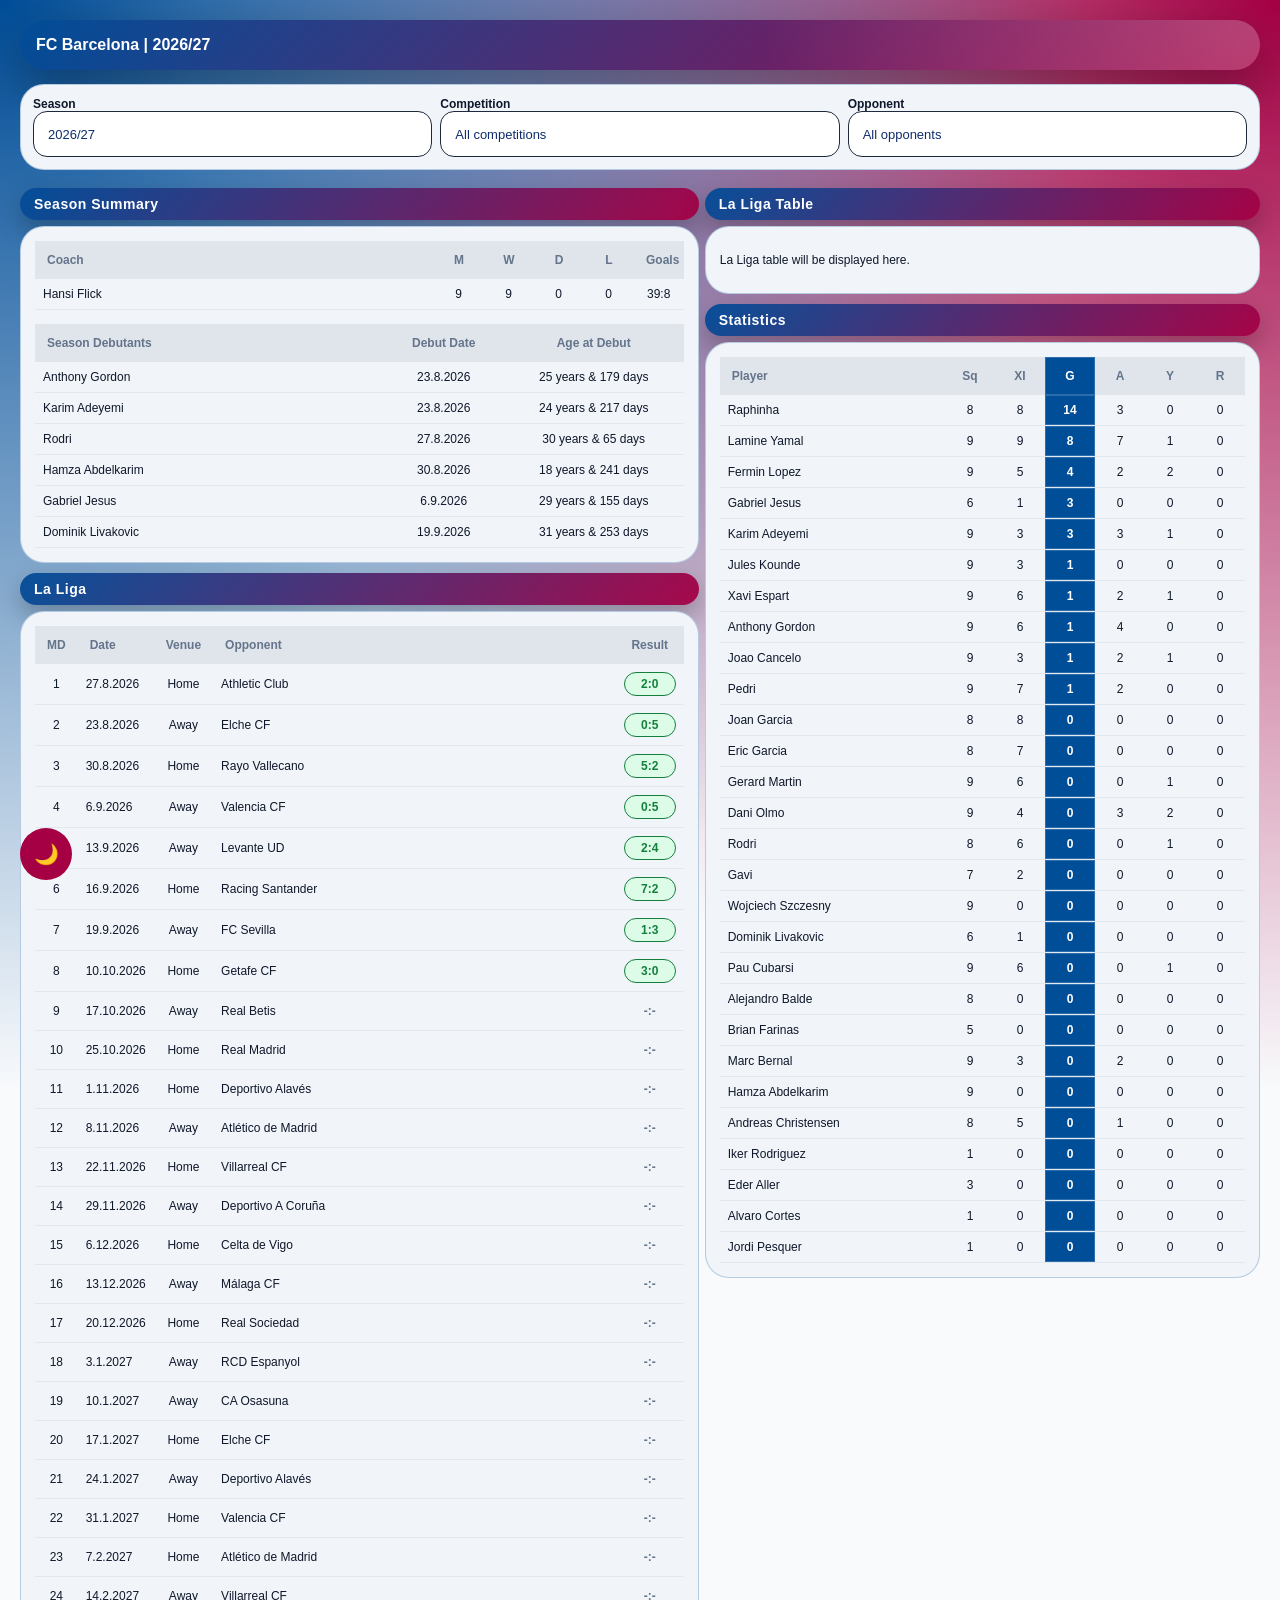
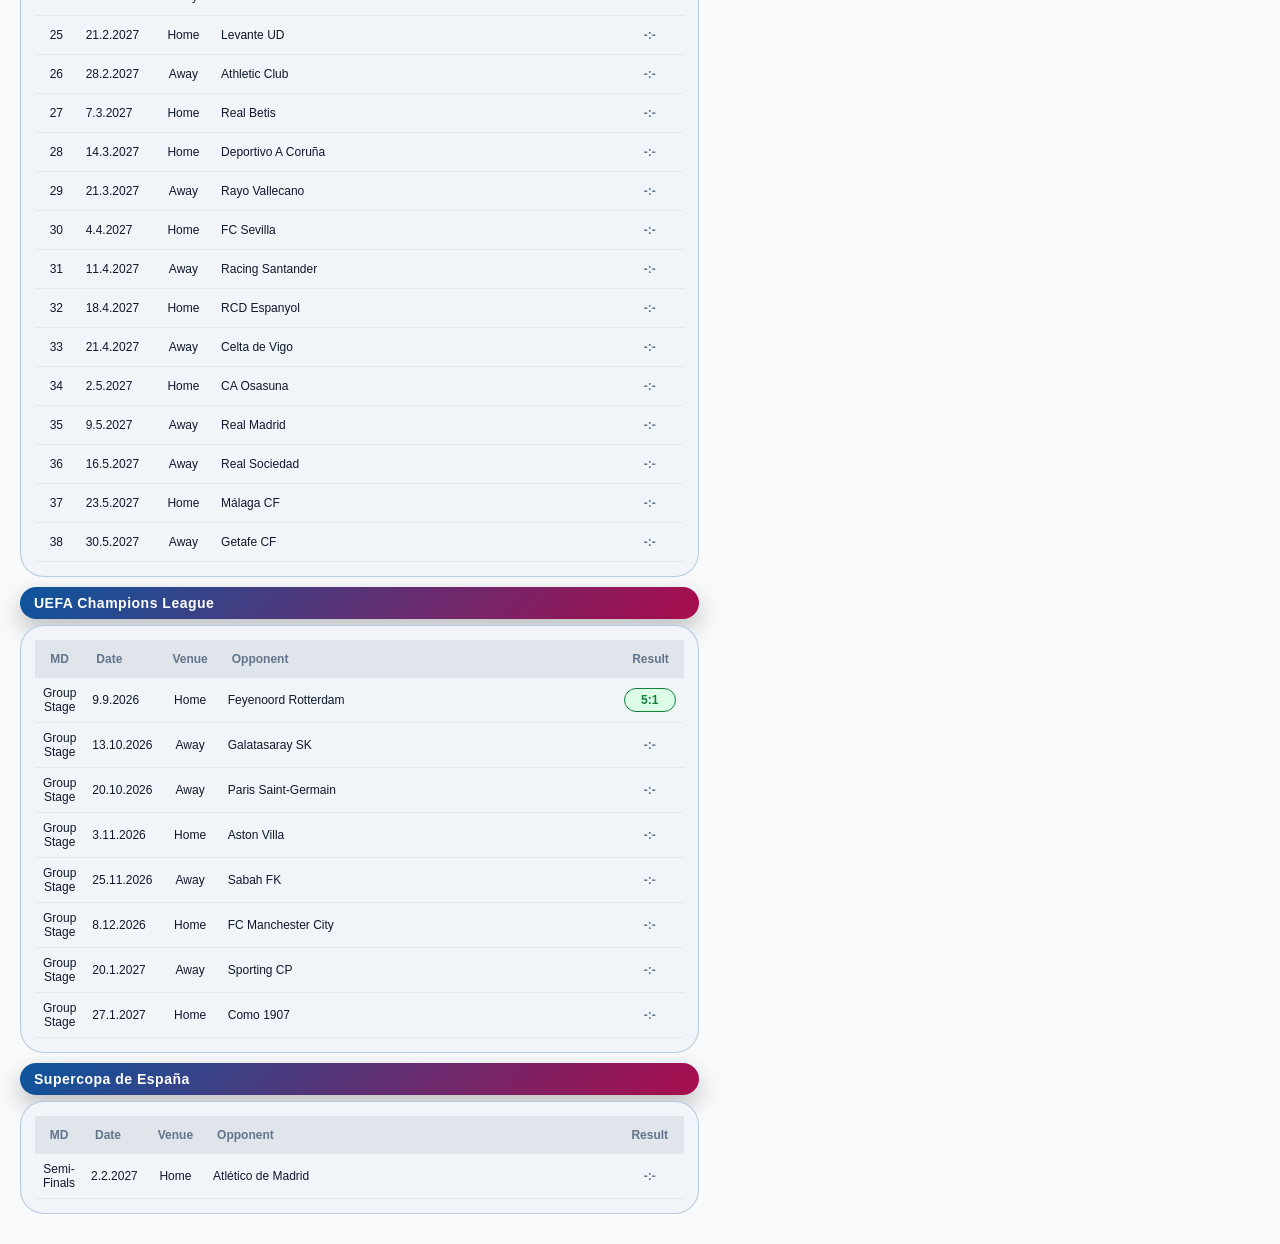
<file: seasons.html>
<!DOCTYPE html>
<html lang="sk">
<head>
<meta charset="UTF-8">
<meta name="viewport" content="width=device-width, initial-scale=1.0">

<title>FC Barcelona Matches</title>

<link rel="icon.png
   <linkicon-16x16.png
   <linkle-touch-icon.png
<link rel="preconnect" href="https://fonts.googleapis.com">
<link rel="preconnect" href="https://fonts.gstatic.com" crossorigin>
<link href="https://fonts.googleapismily=Inter:wght@400;500;600;700;800&display=swap" rel="stylesheet">

<link rel="stylesheet" href="css/theme.css">

<style>

*{
box-sizing:border-box;
}

body{
margin:0;
font-family:'Inter',sans-serif;
background:
radial-gradient(circle at top left,#004D98 0%,transparent 35%),
radial-gradient(circle at top right,#A50044 0%,transparent 35%),
var(--bg);
color:var(--text);
font-size:12px;
min-height:100vh;
}

.theme-toggle{
position:fixed;
left:20px;
bottom:20px;

width:52px;
height:52px;

border:none;
border-radius:50%;

cursor:pointer;

background:#A50044;
color:white;

font-size:20px;
font-weight:700;

z-index:9999;
}

.content-layout{
display:flex;
gap:6px;
align-items:flex-start;
}

.content-layout.animate{
animation:pageRefresh .4s ease;
}

@keyframes pageRefresh{
from{
opacity:0;
transform:translateY(20px) scale(.98);
}
to{
opacity:1;
transform:translateY(0) scale(1);
}
}

.left-panel{
flex:1.1;
min-width:0;
}

.right-panel{
flex:.9;
min-width:0;
}

.section-title{
margin:0 0 6px;
padding:10px 14px;
backdrop-filter:blur(20px);
border-radius:24px;
background:var(--card-bg);
border:1px solid var(--card-border);
color:var(--text);
font-size:18px;
}

.competition-title{
margin:8px 0 6px;
padding:8px 14px;
background:
linear-gradient(
135deg,
rgba(0,77,152,.95),
rgba(165,0,68,.95)
);
color:white;
font-size:14px;
font-weight:700;
border-radius:18px;
letter-spacing:.5px;
box-shadow:
0 10px 25px rgba(0,0,0,.25);
}

.widget-card{
background:var(--card-bg);
backdrop-filter:blur(20px);
border:1px solid var(--card-border);
border-radius:24px;
padding:14px;
margin-bottom:10px;
transition:.3s;
}

.widget-card h2{
margin-top:0;
font-size:18px;
color:var(--text);
}

th{
font-size:12px;
}

td{
font-size:12px;
}

.stats-table th{
    font-weight:800;
}

.matches-table th{
    font-weight:800;
}

.container{
max-width:1500px;
margin:auto;
padding:20px;
}

.header-row{
display:flex;
align-items:center;
gap:12px;
}

.season-badge{
padding:4px 10px;
border-radius:999px;
background:rgba(255,255,255,.2);
border:1px solid rgba(255,255,255,.3);
font-size:13px;
font-weight:600;
color:white;
}

.header{
position:relative;
overflow:hidden;

background:
linear-gradient(
135deg,
rgba(0,77,152,.95),
rgba(165,0,68,.95)
);

color:white;

padding:16px;

border-radius:28px;

margin-bottom:14px;
cursor:pointer;
box-shadow:
0 20px 50px rgba(0,0,0,.35);
}

.header::before{
content:"";
position:absolute;
inset:0;

background:
radial-gradient(
circle at top right,
rgba(255,255,255,.25),
transparent 40%
);
}

.hero-subtitle{
margin-top:10px;
opacity:.85;
font-size:14px;
}

.header h1{
margin:0;
font-size:16px;
font-weight:700;
}

.filters{
display:flex;
flex-wrap:wrap;
gap:8px;
background:var(--card-bg);
backdrop-filter:blur(20px);
border:1px solid var(--card-border);
padding:12px;
border-radius:24px;
margin-bottom:10px;
}

.filter-group{
flex:1 1 0;
min-width:200px;
}

.filter-group label{
font-weight:700;
font-size:12px;
}

.matches-table tbody tr{
opacity:1;
transform:none;
}

table{
width:100%;
border-collapse:collapse;
}

.stats-table{
width:100%;
table-layout:fixed;
}

.stats-table th{
cursor:pointer;
user-select:none;
font-weight:700;
}

.stats-table th:first-child,
.stats-table td:first-child{
width:auto !important;
min-width:180px;
text-align:left !important;
font-size:12px;
}

.stats-table th:not(:first-child),
.stats-table td:not(:first-child){
width:50px;
text-align:center;
font-size:12px;
}

.stats-table thead th
{
position:sticky;
top:0;
z-index:10;
background:var(--meta-bg);
color:var(--muted);
padding:12px;
}

.matches-table{
    width:100%;
}

.matches-table thead th{
position:sticky;
top:0;
z-index:10;
font-weight:700;
background:var(--meta-bg);
color:var(--muted);
}

.matches-table th:nth-child(1),
.matches-table td:nth-child(1){
width:1%;
text-align:center;
}

.matches-table th:nth-child(2),
.matches-table td:nth-child(2){
width:1%;
}

.matches-table th:nth-child(3),
.matches-table td:nth-child(3){
width:1%;
text-align:center;
}

.matches-table th:nth-child(4),
.matches-table td:nth-child(4){
width:auto;
}

.matches-table th:nth-child(5),
.matches-table td:nth-child(5){
width:1%;
text-align:center;
}

th{
background:var(--meta-bg);
color:var(--muted);
text-align:left;
padding:12px;
position:sticky;
top:0;
z-index:10;
}

td{
padding:8px;
border-bottom:1px solid var(--meta-border);
}

tbody tr{
transition:.25s;
}

.matches-table tbody tr:hover{
background:var(--meta-bg);
cursor:pointer;
}

.badge{
display:inline-block;
padding:4px 8px;
border-radius:999px;
background:#dbeafe;
color:#1e40af;
font-weight:600;
}

.result-badge{
display:inline-block;
min-width:52px;
text-align:center;
border-radius:999px;
padding:4px 10px;
font-weight:700;
}

.result-win{
background:var(--result-win-bg);
border:1px solid var(--result-win);
color:var(--result-win);
}

.result-draw{
background:var(--result-draw-bg);
border:1px solid var(--result-draw);
color:var(--result-draw);
}

.result-loss{
background:var(--result-loss-bg);
border:1px solid var(--result-loss);
color:var(--result-loss);
}


.result-empty{
background:var(--card-bg);
color:var(--muted);
}

.empty{
padding:40px;
text-align:center;
}

input[list],
select{
width:100%;
height:46px;
appearance:none;
border:1px solid var(--border-dark);
border-radius:14px;
background:#ffffff;
color:#0f2d6b;
padding:0 14px;
transition:.25s;
font-size:13px;
}

input:hover,
select:hover{
background:rgba(255,255,255,.15);
color:var(--surface);
}

input:focus,
select:focus{
outline:none;
border-color:#3b82f6;
box-shadow:
0 0 0 3px rgba(59,130,246,.25);
color:#0f2d6b;
}

select option{
outline:none;
background-color: var(--select-bg);
color: var(--select-text);
}

input[list]:focus,
select:focus{
outline:none;
outline:none;
box-shadow:0 0 0 3px rgba(59,130,246,.35);
}

.stats-selected{
background:#004D98 !important;
color:#fff !important;
font-weight:700;
box-shadow:inset 0 0 0 1px rgba(255,255,255,.18);
}

.debutants-table{
table-layout:auto;
}

.debutants-table th:nth-child(2),
.debutants-table td:nth-child(2){
width:120px;
}

.debutants-table th:nth-child(3),
.debutants-table td:nth-child(3){
width:180px;
}

@media (max-width:900px){

.content-layout{
display:flex;
flex-direction:column;
gap:10px;
}

.left-panel,
.right-panel{
flex:none !important;
width:100% !important;
min-width:0;
max-width:100%;
}

.right-panel{
position:static !important;
top:auto;
}

.container{
padding:6px;
}

.filters{
flex-direction:column;
gap:8px;
padding:12px;
}

.filter-group{
width:100%;
min-width:0;
}

input[list],
select,
.toggle-btn{
width:100%;
}

.matches-table th,
.matches-table td, 
.stats-table th,
.stats-table td{{
padding:6px 4px;
font-size:12px;
}

th:first-child,
td:first-child{
padding-left:12px;
}

.result-badge{
min-width:44px;
padding:3px 8px;
}

.header h1{
font-size:14px;
}


table{
min-width:0;
}

.stats-table th:first-child,
.stats-table td:first-child{
font-size:12px;
}

.stats-table th:not(:first-child),
.stats-table td:not(:first-child){
font-size:12px;
}

}

</style>
</head>
<body>

<button id="themeToggle" class="theme-toggle">
🌙
</button>

<div class="container">

<div class="header" onclick="goHome()">

<h1 id="seasonTitle">
FC Barcelona
</h1>

</div>

<div class="filters">

<div class="filter-group">
<label for="seasonFilter">Season</label>
<select id="seasonFilter"></select>
</div>

<div class="filter-group">
<label for="competitionFilter">Competition</label>
<select id="competitionFilter"></select>
</div>

<div class="filter-group">
<label for="opponentFilter">Opponent</label>
<select id="opponentFilter"></select>
</div>


</div>

<div class="content-layout">

<div class="left-panel">

<div class="competition-title">
Season Summary
</div>

<div class="widget-card">
<div id="seasonSummary">
Loading...
</div>
</div>

<div id="matches">
Loading...
</div>

</div>

<div class="right-panel">

<div class="competition-title">
La Liga Table
</div>

<div class="widget-card">
<div id="laligaTable">
Loading...
</div>
</div>

<div class="competition-title">
Statistics
</div>

<div class="widget-card">
<div id="statistics">
Loading...
</div>
</div>

</div>

</div>

<script>

let allMatches = [];
let allPlayers = [];
let playerBirthDates = {};

let statsSortColumn = "goals";
let statsSortDirection = "desc";

function animateContent(){

const layout =
document.querySelector(".content-layout");

if(!layout) return;

layout.classList.remove("animate");

void layout.offsetWidth;

layout.classList.add("animate");

}

function saveFilters(){

localStorage.setItem(
"seasonFilter",
document.getElementById("seasonFilter").value
);

localStorage.setItem(
"competitionFilter",
document.getElementById("competitionFilter").value
);

localStorage.setItem(
"opponentFilter",
document.getElementById("opponentFilter").value
);

}

function loadFilters(){

document.getElementById("seasonFilter").value =
localStorage.getItem("seasonFilter") || "";

document.getElementById("competitionFilter").value =
localStorage.getItem("competitionFilter") || "";

document.getElementById("opponentFilter").value =
localStorage.getItem("opponentFilter") || "";

}

Promise.all([
fetch("data.json").then(response => response.json()),
fetch("players.json").then(response => response.json())
])
.then(([matchesData, playersData]) => {

allMatches = matchesData;
allPlayers = playersData;

playersData.forEach(player => {

playerBirthDates[player.Player.trim()] =
player["Date of Birth"];

});

renderLaLigaTable();
createFilters();

})
.catch(error => {

console.error(error);

});

function updateFilterOptions() {

const seasonValue =
document.getElementById("seasonFilter").value.trim();

const competitionValue =
document.getElementById("competitionFilter").value.trim();

let seasonFiltered = [...allMatches];

if (seasonValue) {

seasonFiltered = seasonFiltered.filter(
x => x["Season"] === seasonValue
);

}

let competitionFiltered = [...seasonFiltered];

if (competitionValue) {

competitionFiltered = competitionFiltered.filter(
x => x["Competition"] === competitionValue
);

}

const seasons = [
...new Set(
allMatches
.map(x => x["Season"])
.filter(Boolean)
)
].sort().reverse();

const competitions = [
...new Set(
seasonFiltered
.map(x => x["Competition"])
.filter(Boolean)
)
].sort();

const opponents = [
...new Set(
competitionFiltered
.map(x => x["Opp. Team"])
.filter(Boolean)
)
].sort();

// Season
const seasonSelect =
document.getElementById("seasonFilter");

const currentSeason =
seasonSelect.value;

seasonSelect.innerHTML = "";

seasons.forEach(season => {

const option =
document.createElement("option");

option.value = season;
option.textContent = season;

seasonSelect.appendChild(option);

});

if (seasons.includes(currentSeason)) {
seasonSelect.value = currentSeason;
}

// Competition
const competitionSelect =
document.getElementById("competitionFilter");

const currentCompetition =
competitionSelect.value;

competitionSelect.innerHTML =
'<option value="">All competitions</option>';

competitions.forEach(value => {

const option =
document.createElement("option");

option.value = value;
option.textContent = value;

competitionSelect.appendChild(option);

});

if (competitions.includes(currentCompetition)) {
competitionSelect.value = currentCompetition;
}

// Opponent
const opponentSelect =
document.getElementById("opponentFilter");

const currentOpponent =
opponentSelect.value;

opponentSelect.innerHTML =
'<option value="">All opponents</option>';

opponents.forEach(value => {

const option =
document.createElement("option");

option.value = value;
option.textContent = value;

opponentSelect.appendChild(option);

});

if (opponents.includes(currentOpponent)) {
opponentSelect.value = currentOpponent;
}

}

function createFilters(){

loadFilters();

updateFilterOptions();

const savedSeason =
localStorage.getItem("seasonFilter");

const seasonSelect =
document.getElementById("seasonFilter");

if(
savedSeason &&
[...seasonSelect.options]
.some(o => o.value === savedSeason)
){

seasonSelect.value = savedSeason;

}

document
.getElementById("seasonFilter")
.addEventListener("change", () => {
document.getElementById("competitionFilter").value = "";
document.getElementById("opponentFilter").value = "";
applyFilters();
});

document
.getElementById("competitionFilter")
.addEventListener("change", () => {
document.getElementById("opponentFilter").value = "";
applyFilters();
});

document
.getElementById("opponentFilter")
.addEventListener("change", applyFilters);

applyFilters();

}

function updateSeasonTitle(){

const season =
document.getElementById("seasonFilter").value;

const competition =
document.getElementById("competitionFilter").value;

const opponent =
document.getElementById("opponentFilter").value;

let title = "FC Barcelona";

if (season) {
title += ` | ${season}`;
}

if (competition) {
title += ` | ${competition}`;
}

if (opponent) {
title += ` | ${opponent}`;
}

document.getElementById("seasonTitle").textContent = title;

}

function goHome(){
localStorage.removeItem("seasonFilter");
localStorage.removeItem("competitionFilter");
localStorage.removeItem("opponentFilter");
location.reload();
}

function applyFilters(){

const seasonFilter =
document.getElementById("seasonFilter");

if(!seasonFilter.value){

seasonFilter.value = [...new Set(
allMatches
.map(x => x["Season"])
.filter(Boolean)
)]
.sort()
.reverse()[0];
}

let filtered = [...allMatches];

const season =
document
.getElementById("seasonFilter")
.value
.trim();

const competition =
document
.getElementById("competitionFilter")
.value
.trim();

const opponent =
document
.getElementById("opponentFilter")
.value
.trim();

if(season){

filtered = filtered.filter(
x => x["Season"] === season
);

}

if(competition){

filtered = filtered.filter(
x => x["Competition"] === competition
);

}

if(opponent){

filtered = filtered.filter(
x => x["Opp. Team"] === opponent
);

}

filtered.sort((a, b) =>
new Date(a.Date.split(".").reverse().join("-")) -
new Date(b.Date.split(".").reverse().join("-"))
);

saveFilters();
updateFilterOptions();
updateSeasonTitle();

render(filtered);
renderStatistics();
renderSeasonSummary(filtered);

animateContent();

}

function sortStats(column) {

if (statsSortColumn === column) {

statsSortDirection =
statsSortDirection === "asc"
? "desc"
: "asc";

} else {

statsSortColumn = column;
statsSortDirection = "desc";

}

renderStatistics();

}

function getResultClass(match){

if(match.Result === "-:-"){
return "result-badge result-empty";
}

switch(match["Result type"]){

case "W":
return "result-badge result-win";

case "D":
return "result-badge result-draw";

case "L":
return "result-badge result-loss";

default:
return "result-badge";
}

}

function render(matches){

if(matches.length === 0){

document.getElementById("matches").innerHTML =
"<div class='empty'>Žiadne zápasy</div>";

return;

}

const grouped = {};

matches.forEach(match => {

const competition =
match.Competition || "Unknown";

if(!grouped[competition]){
grouped[competition] = [];
}

grouped[competition].push(match);

});

let html = "";

Object.keys(grouped).forEach(competition => {

if (competition === "La Liga") {

grouped[competition].sort((a, b) =>
Number(a.Matchday || 0) -
Number(b.Matchday || 0)
);

} else {

grouped[competition].sort((a, b) =>
new Date(a.Date.split(".").reverse().join("-")) -
new Date(b.Date.split(".").reverse().join("-"))
);

}

});

const competitionOrder = [
"La Liga",
"UEFA Champions League"
];

Object.keys(grouped)
.sort((a, b) => {

const aIndex = competitionOrder.indexOf(a);
const bIndex = competitionOrder.indexOf(b);

if (aIndex !== -1 && bIndex !== -1) {
return aIndex - bIndex;
}

if (aIndex !== -1) {
return -1;
}

if (bIndex !== -1) {
return 1;
}

return a.localeCompare(b);
})
.forEach(competition => {

   html += `
   <div class="competition-title">
       ${competition}
   </div>
   
   <div class="widget-card">
       <table class="matches-table">
           <thead>
               <tr>
                   <th>MD</th>
                   <th>Date</th>
                   <th>Venue</th>
                   <th>Opponent</th>
                   <th>Result</th>
               </tr>
           </thead>
           <tbody>
   `;

grouped[competition].forEach(match => {

html += `
           <tr onclick="window.location.href='match.html?id=${match.ID}'">

               <td class="matchday-cell">
                   ${match.Matchday || ""}
               </td>
               
               <td>
                   ${match.Date || ""}
               </td>
               
               <td>
                   ${match["Home/Away"] === "Home" ? "Home" : "Away"}
               </td>
               
               <td>
                   ${match["Opp. Team"] || ""}
               </td>
               
               <td>
                   <span class="${getResultClass(match)}">
                       ${match.Result || "-:-"}
                   </span>
               </td>

           </tr>
           `;

});

html += `
                 </tbody>
             </table>
         </div>
         `;

});

document.getElementById("matches").innerHTML = html;

}

function renderLaLigaTable() {

document.getElementById("laligaTable").innerHTML = `
       <p>La Liga table will be displayed here.</p>
   `;

}

function renderSeasonSummary(matches) {

const statsByCoach = {};

matches.forEach(match => {

const coach = (match.Manager || "").trim();

if (!coach) {
return;
}

if (!statsByCoach[coach]) {

statsByCoach[coach] = {
matches: 0,
wins: 0,
draws: 0,
losses: 0,
goalsFor: 0,
goalsAgainst: 0
};

}

statsByCoach[coach].matches++;

if (match["Result type"] === "W") {
statsByCoach[coach].wins++;
}

if (match["Result type"] === "D") {
statsByCoach[coach].draws++;
}

if (match["Result type"] === "L") {
statsByCoach[coach].losses++;
}

if (match.Result && match.Result.includes(":")) {

const parts = match.Result.split(":");

const homeGoals = parseInt(parts[0]) || 0;
const awayGoals = parseInt(parts[1]) || 0;

if (match["Home/Away"] === "Home") {

statsByCoach[coach].goalsFor += homeGoals;
statsByCoach[coach].goalsAgainst += awayGoals;

} else {

statsByCoach[coach].goalsFor += awayGoals;
statsByCoach[coach].goalsAgainst += homeGoals;

}

}

});

let html = `
       <table class="stats-table">
           <thead>
               <tr>
                   <th>Coach</th>
                   <th>M</th>
                   <th>W</th>
                   <th>D</th>
                   <th>L</th>
                   <th>Goals</th>
               </tr>
           </thead>
           <tbody>
   `;

Object.entries(statsByCoach).forEach(([coach, stats]) => {

html += `
           <tr>
               <td>${coach}</td>
               <td>${stats.matches}</td>
               <td>${stats.wins}</td>
               <td>${stats.draws}</td>
               <td>${stats.losses}</td>
               <td>${stats.goalsFor}:${stats.goalsAgainst}</td>
           </tr>
       `;

});

html += `
           </tbody>
       </table>
   `;

html += `
   <br>

   <table class="stats-table debutants-table">
       <thead>
           <tr>
               <th>Season Debutants</th>
               <th>Debut Date</th>
               <th>Age at Debut</th>
           </tr>
       </thead>
       <tbody>
`;

const selectedSeason =
document.getElementById("seasonFilter").value;

const firstAppearance = {};

// prejde celú históriu
allMatches.forEach(match => {

const matchDate =
new Date(
match.Date.split(".").reverse().join("-")
);

const playersInMatch = [];

for(let i = 1; i <= 11; i++){

const player =
match[`Player name ${i}`];

if(player){
playersInMatch.push(player);
}

}

for(let i = 1; i <= 12; i++){

const player =
match[`Sub on ${i}`];

if(player){
playersInMatch.push(player);
}

}

playersInMatch.forEach(player => {

if(
!firstAppearance[player] ||
matchDate < firstAppearance[player].date
){

firstAppearance[player] = {
season: match.Season,
date: matchDate,
dateText: match.Date,
birthDate:
playerBirthDates[player.trim()] || ""
};

}

});

});

const debutants = Object.entries(firstAppearance)
.filter(
([name, data]) =>
data.season === selectedSeason
)
.sort(
(a, b) => a[1].date - b[1].date
);

debutants.forEach(([player,data]) => {

let ageText = "-";

if(data.birthDate){

const birth =
new Date(
data.birthDate
.split(".")
.reverse()
.join("-")
);

const debut =
data.date;

const diffDays =
Math.floor(
(debut - birth) /
(1000 * 60 * 60 * 24)
);

const years =
Math.floor(diffDays / 365.25);

const days =
Math.floor(
diffDays -
years * 365.25
);

ageText =
`${years} years & ${days} days`;
}

html += `
       <tr>
           <td>${player}</td>
           <td>${data.dateText}</td>
           <td>${ageText}</td>
       </tr>
   `;

});

html += `
       </tbody>
   </table>
`;

document.getElementById("seasonSummary").innerHTML = html;
}

function renderStatistics() {

const season =
document.getElementById("seasonFilter")?.value || "";

const competition =
document.getElementById("competitionFilter")?.value || "";

const opponent =
document.getElementById("opponentFilter")?.value || "";

let matches = [...allMatches];

if (season) {
matches = matches.filter(
m => String(m.Season || "") === season
);
}

if (competition) {
matches = matches.filter(
m => String(m.Competition || "") === competition
);
}

if (opponent) {
matches = matches.filter(
m => String(m["Opp. Team"] || "") === opponent
);
}

const players = {};

function addPlayer(name) {

if (!name || !String(name).trim()) return false;

name = String(name).trim();

if (name.includes("(OG)")) return false;

if (!players[name]) {
players[name] = {
squad: 0,
xi: 0,
goals: 0,
assists: 0,
yellow: 0,
red: 0
};
}

return true;
}

matches.forEach(match => {

// základná 11
for (let i = 1; i <= 11; i++) {

const player =
match[`Player name ${i}`];

if (
player &&
!String(player).includes("(OG)")
) {

addPlayer(player);

players[player].squad++;
players[player].xi++;

}

}

// lavička
for (let i = 1; i <= 12; i++) {

const player =
match[`On the bench name ${i}`];

if (
player &&
!String(player).includes("(OG)")
) {

addPlayer(player);

players[player].squad++;

}

}

// góly
for (let i = 1; i <= 12; i++) {

const player =
match[`Goal Player ${i}`];

if (
player &&
!String(player).includes("(OG)")
) {
addPlayer(player);
players[player].goals++;
}

}

// asistencie
for (let i = 1; i <= 12; i++) {

const player =
match[`Assist Player ${i}`];

if (
player &&
!String(player).includes("(OG)")
) {
addPlayer(player);
players[player].assists++;
}

}

// žlté
for (let i = 1; i <= 12; i++) {

const player =
match[`Yellow player ${i}`];

if (
player &&
!String(player).includes("(OG)")
) {
addPlayer(player);
players[player].yellow++;
}

}

// červené
for (let i = 1; i <= 5; i++) {

const player =
match[`Red player ${i}`];

if (
player &&
!String(player).includes("(OG)")
) {
addPlayer(player);
players[player].red++;
}

}

});

const sortedPlayers = Object.entries(players);

sortedPlayers.sort((a,b) => {

const valueA =
statsSortColumn === "name"
? a[0]
: a[1][statsSortColumn];

const valueB =
statsSortColumn === "name"
? b[0]
: b[1][statsSortColumn];

if (typeof valueA === "string") {

return statsSortDirection === "asc"
? valueA.localeCompare(valueB)
: valueB.localeCompare(valueA);

}

return statsSortDirection === "asc"
? valueA - valueB
: valueB - valueA;

});

let html = `
   <div class="table-scroll">
   <table class="stats-table">
       <thead>
           <tr>
               <th class="${statsSortColumn==='name'?'stats-selected':''}" onclick="sortStats('name')">Player</th>
               <th class="${statsSortColumn==='squad'?'stats-selected':''}" onclick="sortStats('squad')">Sq</th>
               <th class="${statsSortColumn==='xi'?'stats-selected':''}" onclick="sortStats('xi')">XI</th>
               <th class="${statsSortColumn==='goals'?'stats-selected':''}" onclick="sortStats('goals')">G</th>
               <th class="${statsSortColumn==='assists'?'stats-selected':''}" onclick="sortStats('assists')">A</th>
               <th class="${statsSortColumn==='yellow'?'stats-selected':''}" onclick="sortStats('yellow')">Y</th>
               <th class="${statsSortColumn==='red'?'stats-selected':''}" onclick="sortStats('red')">R</th>
           </tr>
       </thead>
       <tbody>
`; 

sortedPlayers.forEach(([name, stats]) => {

html += `
<tr>
   <td class="${statsSortColumn==='name'?'stats-selected':''}">${name}</td>
   <td class="${statsSortColumn==='squad'?'stats-selected':''}">
       ${stats.squad}
   </td>
   <td class="${statsSortColumn==='xi'?'stats-selected':''}">
       ${stats.xi}
   </td>
   <td class="${statsSortColumn==='goals'?'stats-selected':''}">
       ${stats.goals}
   </td>
   <td class="${statsSortColumn==='assists'?'stats-selected':''}">
       ${stats.assists}
   </td>
   <td class="${statsSortColumn==='yellow'?'stats-selected':''}">
       ${stats.yellow}
   </td>
   <td class="${statsSortColumn==='red'?'stats-selected':''}">
       ${stats.red}
   </td>
</tr>
`;

});

html += `
       </tbody>
   </table>
   </div>
`;

document.getElementById("statistics").innerHTML = html;

}

(function(){

const savedTheme =
localStorage.getItem("theme");

const systemTheme =
window.matchMedia("(prefers-color-scheme: dark)").matches
? "dark"
: "light";

const theme =
savedTheme || systemTheme;

document.documentElement.setAttribute(
"data-theme",
theme
);

const button =
document.getElementById("themeToggle");

button.textContent =
theme === "dark"
? "☀️"
: "🌙";

button.addEventListener("click", () => {

const current =
document.documentElement.getAttribute("data-theme");

const next =
current === "dark"
? "light"
: "dark";

document.documentElement.setAttribute(
"data-theme",
next
);

localStorage.setItem(
"theme",
next
);

button.textContent =
next === "dark"
? "☀️"
: "🌙";

});

})();
</script>

</body>
</html>
</file>
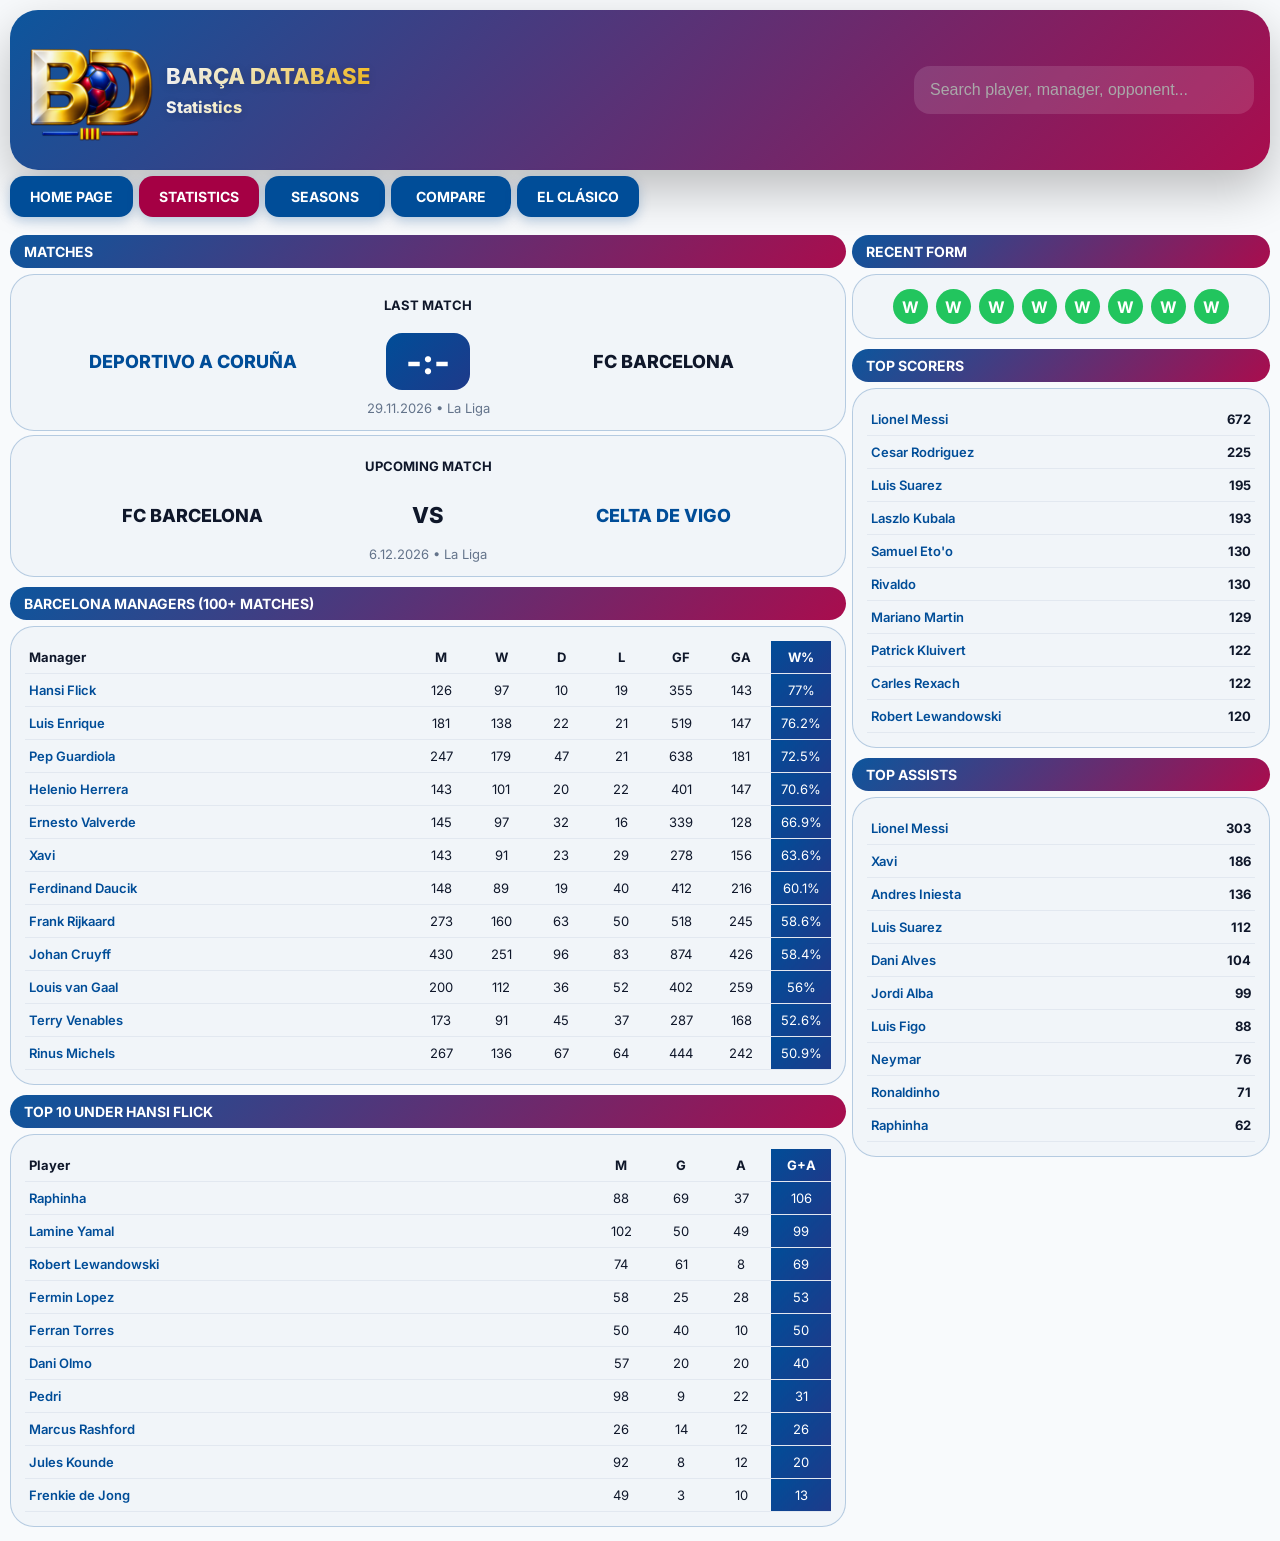
<file: statistics.html>
<!DOCTYPE html>
<html lang="en">
<head>
<meta charset="UTF-8">
<meta name="language" content="English">
<meta name="viewport" content="width=device-width, initial-scale=1.0">

<link rel="icon" type="image/png" sizes="16x16" href="favicon-16x16.png">
<link rel="icon" type="image/png" sizes="32x32" href="favicon-32x32.png">

<link rel="apple-touch-icon" sizes="180x180" href="apple-touch-icon.png">

<link rel="manifest" href="site.webmanifest">

<meta name="theme-color" content="#004D98">

<title>FC Barcelona Statistics | Players, Matches & Records | Barça Database</title>

<meta name="robots"
      content="index,follow">

<meta name="author"
      content="RE">

<meta name="description"
      content="Explore FC Barcelona statistics including players, matches, goals, assists, appearances, trophies and club records.">

<link rel="canonical"
      href="https://barcadb.com/statistics.html">

<meta property="og:title"
      content="FC Barcelona Statistics | Barça Database">

<meta property="og:description"
      content="Explore FC Barcelona statistics including players, matches, goals, assists, appearances, trophies and club records.">

<meta property="og:url"
      content="https://barcadb.com/statistics.html">

<meta property="og:image"
      content="https://barcadb.com/logos/barcadb-logo.png">

<meta property="og:type"
      content="website">

<meta property="og:site_name"
      content="Barça Database">

<meta name="twitter:card"
      content="summary_large_image">

<meta name="twitter:title"
      content="FC Barcelona Statistics | Barça Database">

<meta name="twitter:description"
      content="Explore FC Barcelona statistics including players, matches, goals, assists, appearances, trophies and club records.">

<meta name="twitter:image"
      content="https://barcadb.com/logos/barcadb-logo.png">

<meta name="keywords"
      content="FC Barcelona statistics, Barcelona stats, Barca records, Barcelona goals, Barcelona assists, Barcelona appearances, Barcelona trophies, football statistics">

<link rel="stylesheet" href="css/fonts.css">
<link rel="stylesheet" href="css/main.css">
<link rel="stylesheet" href="css/theme.css">

<style>

.dashboard{
display:grid;
grid-template-columns:2fr 1fr;
gap:6px;
}

.left-column,
.right-column{
display:flex;
flex-direction:column;
gap:0px;
}

.widget-card{
background:var(--card-bg);
backdrop-filter:blur(20px);
border:1px solid var(--card-border);
border-radius:24px;
padding:14px;
margin-bottom:4px;
transition:.3s;
}

.widget-card h2{
margin-top:0;
font-size:18px;
color:var(--text);
}

.match-card{
display:flex;
justify-content:space-between;
align-items:center;
gap:20px;
}

.match-main{
flex:1;
}

.match-main h3{
margin:0 0 5px;
}

.match-meta{
color:var(--muted);
font-size:13px;
}

.fixture-card{
display:flex;
align-items:center;
justify-content:space-between;
gap:8px;
text-align:center;
}

.fixture-title{
text-align:center;
font-size:13px;
font-weight:700;
margin-bottom:12px;
padding:8px;
border-radius:12px;
}

.fixture-team{
flex:1;
text-align:center;
font-size:18px;
font-weight:800;
text-transform:uppercase;
}

.fixture-opponent{
    font-weight:800 !important;
}

.fixture-center{
min-width:120px;
}

.fixture-score{
font-size:34px;
font-weight:800;
padding:8px 20px;
border-radius:16px;
color:white;
background:
linear-gradient(
135deg,
#004D98,
#1e3a8a
);
}

.fixture-vs{
font-size:22px;
font-weight:800;
padding:8px 20px;
border-radius:16px;
}

.fixture-meta{
margin-top:10px;
text-align:center;
color:var(--muted);
font-size:13px;
}

.fixture-link{
display:block;
text-decoration:none;
color:inherit;
}

.season-card{
background:var(--card-bg);
border:1px solid var(--card-border);
border-radius:24px;
padding:14px;
}

.season-header{
display:flex;
justify-content:space-between;
align-items:center;
margin-bottom:12px;
}

.season-name{
font-size:18px;
font-weight:800;
}

.season-goals{
padding:6px 12px;
border-radius:999px;
background:rgba(0,77,152,.15);
border:1px solid #004D98;
font-weight:700;
}

.stats-table{
width:100%;
border-collapse:collapse;
}

.stats-table th{
padding:8px 4px;
font-size:14px;
text-align:left;
}

.stats-table td{
padding:8px 4px;
font-size:13px;
border-bottom:1px solid var(--meta-border);
}

.stats-table td:last-child{
width:40px;
text-align:right;
font-weight:700;
}

.flick-table{
    width:100%;
    border-collapse:collapse;
    table-layout:fixed;
}

.flick-table th,
.flick-table td{
    padding:8px 4px;
    border-bottom:1px solid var(--meta-border);
    font-size:13px;
}

.flick-table th:first-child,
.flick-table td:first-child{
    text-align:left;
}

.flick-table th:not(:first-child),
.flick-table td:not(:first-child){
    width:60px;
    text-align:center;
}

.flick-selected,
.flick-column-selected{
    color:white;
    background:
        linear-gradient(
        135deg,
        #004D98,
        #1e3a8a
        );
}

.flick-table th:not(:first-child){
    cursor:pointer;
    user-select:none;
}

.form-list{
display:flex;
gap:8px;
flex-wrap:wrap;
justify-content:center;
align-items:center;
}

.form-win,
.form-draw,
.form-loss{
width:35px;
height:35px;
display:flex;
align-items:center;
justify-content:center;
border-radius:50%;
font-weight:700;
}

.form-win{
background:#22c55e;
color:white;
}

.form-draw{
background:#f59e0b;
color:white;
}

.form-loss{
background:#ef4444;
color:white;
}

.btn{
display:inline-block;

background:
linear-gradient(
135deg,
#004D98,
#A50044
);

color:white;
text-decoration:none;

padding:10px 16px;
border-radius:16px;
margin-top:10px;
}



@media(max-width:820px){

.flick-table th:not(:first-child),
.flick-table td:not(:first-child){
    width:40px;
    text-align:center;
}

#topManagers th:last-child,
#topManagers td:last-child{
    width:55px;
}

#topManagers th:nth-child(6),
#topManagers td:nth-child(6),
#topManagers th:nth-child(7),
#topManagers td:nth-child(7){
    display:none;
}

.content-layout{
display:flex;
flex-direction:column;
gap:0;
}

.left-panel,
.right-panel{
flex:none !important;
width:100% !important;
min-width:0;
max-width:100%;
margin:0;
}

.right-panel{
position:static !important;
top:auto;
}

.container{
padding:6px;
}

.dashboard{
grid-template-columns:1fr;
}

.fixture-team{
font-size:14px;
}

.fixture-center{
min-width:80px;
}

.fixture-score{
font-size:24px;
padding:6px 14px;
border-radius:12px;
}

.fixture-vs{
font-size:16px;
padding:6px 14px;
}

}

</style>
</head>
<body>
      
<div class="container">

<div class="menu-overlay" id="menuOverlay"></div>

<div class="header">
    <div class="header-inner">
        <img src="logos/barcadb-logo.png" class="header-logo" alt="Barça DB">

        <div class="header-text">
            <h1>Barça Database</h1>
            <div class="hero-subtitle">
            Statistics
        </div>
    </div>

<div class="desktop-search">

    <input
        type="text"
        id="personSearch"
        placeholder="Search player, manager, opponent..."
        class="desktop-search-input">

    <div id="personSearchResults"></div>

</div>

    <button id="menuToggle" class="menu-toggle">
    	☰
    </button>

</div>
</div>

<nav class="main-menu">

    <div class="mobile-menu-search">

        <input
            type="text"
            id="mobilePersonSearch"
            placeholder="Search player, manager..."
            class="mobile-search-input">

        <div id="mobileSearchResults"></div>

    </div>

    <a href="index.html">
        <span>Home page</span>
    </a>
      
    <a href="statistics.html" class="active">
        <span>Statistics</span>
    </a>

    <a href="season.html">
        <span>Seasons</span>
    </a>

    <a href="compare.html">
        <span>Compare</span>
    </a>

    <a href="el-clasico.html">
        <span>El Clásico</span>
    </a>

</nav>

<div class="dashboard">

<div class="left-column">

<div class="widget-title">
Matches
</div>

<div class="widget-card">
<div id="lastMatch">
Loading...
</div>
</div>

<div class="widget-card">
<div id="nextMatch">
Loading...
</div>
</div>

<div class="widget-title">
    Barcelona Managers (100+ Matches)
</div>

<div class="widget-card">
    <div id="topManagers">
        Loading...
    </div>
</div>

<div class="widget-title">
Top 10 Under Hansi Flick
</div>

<div class="widget-card">
    <div id="topFlickPlayers">
        Loading...
    </div>
</div>

</div>

<div class="right-column">

<div class="widget-title">
Recent Form
</div>

<div class="widget-card">
<div id="recentForm">
Loading...
</div>
</div>

<div class="widget-title">
Top Scorers
</div>

<div class="widget-card">
<div id="topScorers">
Loading...
</div>
</div>

<div class="widget-title">
Top Assists
</div>

<div class="widget-card">
<div id="topAssists">
Loading...
</div>

</div> <!-- left-column -->
</div> <!-- right-column -->
</div> <!-- dashboard -->
</div> <!-- container -->


<script>

let allMatches = [];

let flickSortColumn = "total";
let flickSortDirection = "desc";
let managerTableSortColumn = "winPct";
let managerTableSortDirection = "desc";

Promise.all([
fetch("data.json").then(r => r.json()),
fetch("current-season.json").then(r => r.json())
])
.then(([matchesData,currentData]) => {

function normalizeName(name){
return String(name || "")
.toLowerCase()
.replace(/fc /g,"")
.replace(/ cf/g,"")
.replace(/./g,"")
.replace(/\s+/g," ")
.trim();
}

currentData.forEach(currentMatch => {

const match = matchesData.find(m =>

m.Date === currentMatch.Date &&
m.Competition === currentMatch.Competition &&
m["Home/Away"] === currentMatch["Home/Away"] &&
normalizeName(m["Opp. Team"]) ===
normalizeName(currentMatch["Opp. Team"])

);

if(match){

match.Result = currentMatch.Result;

if(
match.Result &&
match.Result !== "-:-" &&
match.Result.includes(":")
){

const [homeGoals,awayGoals] =
match.Result.split(":").map(Number);

if(match["Home/Away"] === "Home"){

match["Result type"] =
homeGoals > awayGoals ? "W" :
homeGoals < awayGoals ? "L" : "D";

}else{

match["Result type"] =
awayGoals > homeGoals ? "W" :
awayGoals < homeGoals ? "L" : "D";

}

}

}

});

allMatches = matchesData;

renderHome();

})
.catch(error => console.error(error));

function renderHome(){

renderLastMatch();
renderNextMatch();
renderTopFlickPlayers();
renderTopManagers();

initPersonSearch();

renderTopScorers();
renderTopAssists();
renderRecentForm();
}

function parseDate(date) {

    const [day, month, year] = date.split(".");

    return new Date(
        Number(year),
        Number(month) - 1,
        Number(day)
    );
}

function renderLastMatch(){

const today = new Date();

today.setHours(0,0,0,0);

const played = allMatches
.filter(m =>
parseDate(m.Date) < today
)
.sort((a,b) =>
parseDate(b.Date) - parseDate(a.Date)
);

const match = played[0];

if(!match) return;

const homeTeam =
    match["Home/Away"] === "Home"
        ? "FC Barcelona"
        : `<a class="opponent-link fixture-opponent"
              href="opponent.html?name=${encodeURIComponent(match["Opp. Team"])}">
              ${match["Opp. Team"]}
           </a>`;

const awayTeam =
    match["Home/Away"] === "Home"
        ? `<a class="opponent-link fixture-opponent"
              href="opponent.html?name=${encodeURIComponent(match["Opp. Team"])}">
              ${match["Opp. Team"]}
           </a>`
        : "FC Barcelona";

document.getElementById("lastMatch").innerHTML = `
<div class="fixture-link">

    <div class="fixture-title">
        LAST MATCH
    </div>

    <div class="fixture-card">

        <div class="fixture-team">
            ${homeTeam}
        </div>

        <div class="fixture-center">
            <a
			href="match.html?id=${match.ID}"
			class="fixture-score"
			style="display:inline-block;text-decoration:none;color:white;"
			>
			${match.Result}
			</a>
        </div>

        <div class="fixture-team">
            ${awayTeam}
        </div>

    </div>

    <div class="fixture-meta">
        ${match.Date} • ${match.Competition}
    </div>

</div>
`;
}

function renderNextMatch(){

const today = new Date();

today.setHours(0,0,0,0);

const next = allMatches
.filter(m =>
parseDate(m.Date) >= today
)
.sort((a,b) =>
parseDate(a.Date) - parseDate(b.Date)
)[0];

if(!next){

document.getElementById("nextMatch").innerHTML =
"No upcoming matches";

return;
}

const homeTeam =
    next["Home/Away"] === "Home"
        ? "FC Barcelona"
        : `<a class="opponent-link fixture-opponent"
              href="opponent.html?name=${encodeURIComponent(next["Opp. Team"])}">
              ${next["Opp. Team"]}
           </a>`;

const awayTeam =
    next["Home/Away"] === "Home"
        ? `<a class="opponent-link fixture-opponent"
              href="opponent.html?name=${encodeURIComponent(next["Opp. Team"])}">
              ${next["Opp. Team"]}
           </a>`
        : "FC Barcelona";

document.getElementById("nextMatch").innerHTML = `
<div class="fixture-link">

    <div class="fixture-title">
        UPCOMING MATCH
    </div>

    <div class="fixture-card">

        <div class="fixture-team">
            ${homeTeam}
        </div>

		<div class="fixture-center">
		    <a
		        href="match.html?id=${next.ID}"
		        class="fixture-vs"
		        style="display:inline-block;text-decoration:none;color:inherit;"
		    >
		        VS
		    </a>
		</div>

        <div class="fixture-team">
            ${awayTeam}
        </div>

    </div>

    <div class="fixture-meta">
        ${next.Date} • ${next.Competition}
    </div>

</div>
`;
}

function sortFlick(column){

    if(flickSortColumn === column){

        flickSortDirection =
            flickSortDirection === "asc"
            ? "desc"
            : "asc";

    }else{

        flickSortColumn = column;
        flickSortDirection = "desc";

    }

    renderTopFlickPlayers();

}

window.sortFlick = sortFlick;

function sortManagers(column){

    if(managerTableSortColumn === column){

        managerTableSortDirection =
            managerTableSortDirection === "asc"
            ? "desc"
            : "asc";

    }else{

        managerTableSortColumn = column;
        managerTableSortDirection = "desc";

    }

    renderTopManagers();
}

window.sortManagers = sortManagers;

function renderTopFlickPlayers(){

    const stats = {};

    // iba zápasy pod Flickom
    const flickMatches = allMatches.filter(
        m => m.Manager === "Hansi Flick"
    );

    function addPlayer(name){

        if(!name) return;

        name = String(name).trim();

        if(name.includes("(OG)")) return;

        if(!stats[name]){

            stats[name] = {
                appearances:0,
                goals:0,
                assists:0
            };

        }
    }

    flickMatches.forEach(match => {

// základná zostava = odohraný zápas
for(let i=1;i<=11;i++){

    const player = match[`Player name ${i}`];

    if(player){

        addPlayer(player);
        stats[player].appearances++;

    }

}

// striedania IN = odohraný zápas
for(let i=1;i<=12;i++){

    const player = match[`Substitution IN Player ${i}`];

    if(player){

        addPlayer(player);
        stats[player].appearances++;

    }

}

        // goals
        for(let i=1;i<=12;i++){

            const player =
            match[`Goal Player ${i}`];

            if(player && !player.includes("(OG)")){

                addPlayer(player);
                stats[player].goals++;

            }

        }

        // assists
        for(let i=1;i<=12;i++){

            const player =
            match[`Assist Player ${i}`];

            if(player){

                addPlayer(player);
                stats[player].assists++;

            }

        }

    });

    const top = Object.entries(stats)
.map(([name,s]) => ({
    name,
    appearances:s.appearances,
    goals:s.goals,
    assists:s.assists,
    total:s.goals + s.assists
}))
    .sort((a,b) => {
    
        const valueA = a[flickSortColumn];
        const valueB = b[flickSortColumn];
    
        return flickSortDirection === "asc"
            ? valueA - valueB
            : valueB - valueA;
    
    })
    .slice(0,10);

    let html = `
    <table class="flick-table">
        <thead>
            <tr>
                <th>Player</th>
                
                <th
                    class="${flickSortColumn==='appearances'?'flick-selected':''}"
                    onclick="sortFlick('appearances')">
                    M
                </th>
                
                <th
                    class="${flickSortColumn==='goals'?'flick-selected':''}"
                    onclick="sortFlick('goals')">
                    G
                </th>
                
                <th
                    class="${flickSortColumn==='assists'?'flick-selected':''}"
                    onclick="sortFlick('assists')">
                    A
                </th>
                
                <th
                    class="${flickSortColumn==='total'?'flick-selected':''}"
                    onclick="sortFlick('total')">
                    G+A
                </th>
            </tr>
        </thead>
        <tbody>
    `;

    top.forEach(player => {

        html += `
        <tr>

            <td>
                <a class="player-link"
                    href="player.html?name=${encodeURIComponent(player.name)}">
                    ${player.name}</a>
            </td>
            <td class="${flickSortColumn==='appearances'?'flick-column-selected':''}">${player.appearances}</td>
            <td class="${flickSortColumn==='goals'?'flick-column-selected':''}">${player.goals}</td>
            <td class="${flickSortColumn==='assists'?'flick-column-selected':''}">${player.assists}</td>
            <td class="${flickSortColumn==='total'?'flick-column-selected':''}">${player.total}</td>

        </tr>
        `;

    });

    html += `
        </tbody>
    </table>
    `;

    document.getElementById(
        "topFlickPlayers"
    ).innerHTML = html;

}

function renderTopManagers(){

    const stats = {};

    allMatches.forEach(match => {

        const manager = match.Manager;

        if(!manager) return;

        if(!stats[manager]){

            stats[manager] = {
                matches:0,
                wins:0,
                draws:0,
                losses:0,
                gf:0,
                ga:0
            };

        }

        stats[manager].matches++;

		if(match["Home/Away"] === "Home"){
		
		    stats[manager].gf +=
		        Number(match["Goals home team"]) || 0;
		
		    stats[manager].ga +=
		        Number(match["Goals away team"]) || 0;
		
		}else{
		
		    stats[manager].gf +=
		        Number(match["Goals away team"]) || 0;
		
		    stats[manager].ga +=
		        Number(match["Goals home team"]) || 0;
		
		}

        if(match["Result type"] === "W"){
            stats[manager].wins++;
        }

        if(match["Result type"] === "D"){
            stats[manager].draws++;
        }

        if(match["Result type"] === "L"){
            stats[manager].losses++;
        }

    });

    const managers = Object.entries(stats)

    .map(([name,s]) => ({

        name,

        matches:s.matches,
        wins:s.wins,
        draws:s.draws,
        losses:s.losses,
        gf:s.gf,
        ga:s.ga,

        winPct:
            Number(
                ((s.wins / s.matches) * 100)
                .toFixed(1)
            )

    }))

    .filter(m => m.matches >= 100)

    .sort((a,b) => {

        const valueA = a[managerTableSortColumn];
        const valueB = b[managerTableSortColumn];

        return managerTableSortDirection === "asc"
            ? valueA - valueB
            : valueB - valueA;

    });

    let html = `
    <table class="flick-table">
        <thead>
            <tr>

                <th>Manager</th>

                <th class="${managerTableSortColumn==='matches' ? 'flick-selected' : ''}"
                    onclick="sortManagers('matches')">M</th>

                <th class="${managerTableSortColumn==='wins' ? 'flick-selected' : ''}"
                    onclick="sortManagers('wins')">W</th>

                <th class="${managerTableSortColumn==='draws' ? 'flick-selected' : ''}"
                    onclick="sortManagers('draws')">D</th>

                <th class="${managerTableSortColumn==='losses' ? 'flick-selected' : ''}"
                    onclick="sortManagers('losses')">L</th>

                <th class="${managerTableSortColumn==='gf' ? 'flick-selected' : ''}"
                    onclick="sortManagers('gf')">GF</th>

                <th class="${managerTableSortColumn==='ga' ? 'flick-selected' : ''}"
                    onclick="sortManagers('ga')">GA</th>

                <th class="${managerTableSortColumn==='winPct' ? 'flick-selected' : ''}"
                    onclick="sortManagers('winPct')">W%</th>

            </tr>
        </thead>

        <tbody>
    `;

    managers.forEach(manager => {

        html += `
        <tr>

			<td>
			    <a
			        class="player-link"
			        href="manager.html?name=${encodeURIComponent(manager.name)}">
			        ${manager.name}
			    </a>
			</td>

			<td class="${managerTableSortColumn==='matches' ? 'flick-column-selected' : ''}">
			    ${manager.matches}
			</td>
			
			<td class="${managerTableSortColumn==='wins' ? 'flick-column-selected' : ''}">
			    ${manager.wins}
			</td>
			
			<td class="${managerTableSortColumn==='draws' ? 'flick-column-selected' : ''}">
			    ${manager.draws}
			</td>
			
			<td class="${managerTableSortColumn==='losses' ? 'flick-column-selected' : ''}">
			    ${manager.losses}
			</td>
			
			<td class="${managerTableSortColumn==='gf' ? 'flick-column-selected' : ''}">
			    ${manager.gf}
			</td>
			
			<td class="${managerTableSortColumn==='ga' ? 'flick-column-selected' : ''}">
			    ${manager.ga}
			</td>
			
			<td class="${managerTableSortColumn==='winPct' ? 'flick-column-selected' : ''}">
			    ${manager.winPct}%
			</td>

        </tr>
        `;

    });

    html += `
        </tbody>
    </table>
    `;

    document.getElementById("topManagers").innerHTML = html;

}

function renderTopScorers(){

const stats={};

allMatches.forEach(match=>{

for(let i=1;i<=12;i++){

const player=
match[`Goal Player ${i}`];

if(!player) continue;
if(player.includes("(OG)")) continue;

stats[player]=(stats[player]||0)+1;
}

});

const top=
Object.entries(stats)
.sort((a,b)=>b[1]-a[1])
.slice(0,10);

let html="<table class='stats-table'>";

top.forEach(row=>{

html+=`
<tr>
   <td>
      <a
         class="player-link"
         href="player.html?name=${encodeURIComponent(row[0])}">
         ${row[0]}
      </a>
   </td>
   <td>${row[1]}</td>
       </tr>
       `;
});

html+="</table>";

document.getElementById(
"topScorers"
).innerHTML=html;
}

function renderTopAssists(){

const stats={};

allMatches.forEach(match=>{

for(let i=1;i<=12;i++){

const player=
match[`Assist Player ${i}`];

if(!player) continue;

stats[player]=(stats[player]||0)+1;
}

});

const top=
Object.entries(stats)
.sort((a,b)=>b[1]-a[1])
.slice(0,10);

let html="<table class='stats-table'>";

top.forEach(row=>{

html+=`
       <tr>
           <td>
               <a
                  class="player-link"
                  href="player.html?name=${encodeURIComponent(row[0])}">
                  ${row[0]}
               </a>
            </td>
           <td>${row[1]}</td>
       </tr>
       `;
});

html+="</table>";

document.getElementById(
"topAssists"
).innerHTML=html;
}

function renderRecentForm(){

const matches=allMatches
.filter(m=>m["Result type"])
.sort((a,b)=>
parseDate(b.Date)-parseDate(a.Date)
)
.slice(0,8);

let html="<div class='form-list'>";

matches.forEach(match=>{

if(match["Result type"]==="W"){
html+=`<div class="form-win">W</div>`;
}

if(match["Result type"]==="D"){
html+=`<div class="form-draw">D</div>`;
}

if(match["Result type"]==="L"){
html+=`<div class="form-loss">L</div>`;
}

});

html+="</div>";

document.getElementById(
"recentForm"
).innerHTML=html;
}

function initPersonSearch(){

    const searchItems = new Map();

    allMatches.forEach(match => {

        // Barcelona manager
        if(match.Manager){

            searchItems.set(
                `manager-${match.Manager}`,
                {
                    name: match.Manager,
                    type: "Manager"
                }
            );

        }

        // Opponent manager
        if(match["Opp. Manager"]){

            searchItems.set(
                `manager-${match["Opp. Manager"]}`,
                {
                    name: match["Opp. Manager"],
                    type: "Manager"
                }
            );

        }

		// Opponent team
		if(match["Opp. Team"]){
		
		    searchItems.set(
		        `opponent-${match["Opp. Team"]}`,
		        {
		            name: match["Opp. Team"],
		            type: "Opponent"
		        }
		    );
		
		}

        // Starting XI
        for(let i=1;i<=11;i++){

            if(match[`Player name ${i}`]){

                searchItems.set(
                    `player-${match[`Player name ${i}`]}`,
                    {
                        name: match[`Player name ${i}`],
                        type: "Player"
                    }
                );

            }

            if(match[`Opp. Player name ${i}`]){

                searchItems.set(
                    `player-${match[`Opp. Player name ${i}`]}`,
                    {
                        name: match[`Opp. Player name ${i}`],
                        type: "Player"
                    }
                );

            }

        }

        // Bench
        for(let i=1;i<=12;i++){

            if(match[`On the bench name ${i}`]){

                searchItems.set(
                    `player-${match[`On the bench name ${i}`]}`,
                    {
                        name: match[`On the bench name ${i}`],
                        type: "Player"
                    }
                );

            }

            if(match[`Opp. On the bench name ${i}`]){

                searchItems.set(
                    `player-${match[`Opp. On the bench name ${i}`]}`,
                    {
                        name: match[`Opp. On the bench name ${i}`],
                        type: "Player"
                    }
                );

            }

        }

    });

    const itemList =
        [...searchItems.values()]
        .sort((a,b) => a.name.localeCompare(b.name));

    function attachSearch(inputId, resultsId){

    const input = document.getElementById(inputId);
    const results = document.getElementById(resultsId);

    if(!input || !results) return;

    input.addEventListener("input", () => {

        const value =
            input.value
            .trim()
            .toLowerCase();

        if(!value){
            results.innerHTML = "";
            return;
        }

        const filtered =
            itemList
            .filter(item =>
                item.name.toLowerCase().includes(value)
            )
            .slice(0,20);

        results.innerHTML = `
            <div class="player-search-results">
                ${filtered.map(item => {

                    let url = "";

                    if(item.type === "Manager"){
                        url = "manager.html?name=" + encodeURIComponent(item.name);
                    }else if(item.type === "Opponent"){
                        url = "opponent.html?name=" + encodeURIComponent(item.name);
                    }else{
                        url = "player.html?name=" + encodeURIComponent(item.name);
                    }

                    return `
                  
    <a 
        class="player-search-item"
        href="${url}">

        ${item.name}

        <span class="search-type ${item.type.toLowerCase()}">
            (${item.type})
        </span>

    </a>
                    `;
                }).join("")}
            </div>
        `;
    });

    input.addEventListener("blur", () => {
        setTimeout(() => {
            results.innerHTML = "";
        }, 200);
    });

}
attachSearch(
    "personSearch",
    "personSearchResults"
);

attachSearch(
    "mobilePersonSearch",
    "mobileSearchResults"
);

}

function showMobileSection(section, button){

if(window.innerWidth > 820) return;

document.querySelectorAll(
'.mobile-section-btn'
).forEach(btn =>
btn.classList.remove('active')
);

button.classList.add('active');

document.getElementById(
'mobileMatchesSection'
).style.display = 'none';

document.getElementById(
'laligaWidget'
).style.display = 'none';

document.getElementById(
'mobileDebutantsSection'
).style.display = 'none';

document.getElementById(
'mobileStatisticsSection'
).style.display = 'none';

if(section === 'matches'){
document.getElementById(
'mobileMatchesSection'
).style.display = 'block';
}

if(section === 'table'){

    document.getElementById(
        'laligaWidget'
    ).style.display = 'block';

    renderLaLigaTable();
}

if(section === 'debutants'){
document.getElementById(
'mobileDebutantsSection'
).style.display = 'block';
}

if(section === 'statistics'){
document.getElementById(
'mobileStatisticsSection'
).style.display = 'block';
}

}

document.addEventListener("DOMContentLoaded", () => {

    const menuToggle = document.getElementById("menuToggle");
    const menuOverlay = document.getElementById("menuOverlay");
    const mainMenu = document.querySelector(".main-menu");

    if(!menuToggle || !menuOverlay || !mainMenu){
        return;
    }

    function closeMenu(){
        mainMenu.classList.remove("open");
        menuOverlay.classList.remove("show");
        menuToggle.textContent = "☰";
    }

    function openMenu(){
        mainMenu.classList.add("open");
        menuOverlay.classList.add("show");
        menuToggle.textContent = "✕";
    }

    menuToggle.addEventListener("click", () => {

        if(mainMenu.classList.contains("open")){
            closeMenu();
        }else{
            openMenu();
        }

    });

    menuOverlay.addEventListener("click", closeMenu);

    window.addEventListener("resize", () => {

        if(window.innerWidth > 820){
            closeMenu();
        }

    });

});

document.addEventListener("DOMContentLoaded", () => {

    if(window.innerWidth <= 820){

        document.getElementById("laligaWidget").style.display = "none";
        document.getElementById("mobileDebutantsSection").style.display = "none";
        document.getElementById("mobileStatisticsSection").style.display = "none";

        document.getElementById("mobileMatchesSection").style.display = "block";
    }

});

</script>
</body>
</html>
</file>
<file: css/fonts.css>
/* inter-regular - latin */
@font-face {
  font-display: swap; /* Check https://developer.mozilla.org/en-US/docs/Web/CSS/@font-face/font-display for other options. */
  font-family: 'Inter';
  font-style: normal;
  font-weight: 400;
  src: url('../fonts/inter-v20-latin-regular.woff2') format('woff2'); /* Chrome 36+, Opera 23+, Firefox 39+, Safari 12+, iOS 10+ */
}
/* inter-italic - latin */
@font-face {
  font-display: swap; /* Check https://developer.mozilla.org/en-US/docs/Web/CSS/@font-face/font-display for other options. */
  font-family: 'Inter';
  font-style: italic;
  font-weight: 400;
  src: url('../fonts/inter-v20-latin-italic.woff2') format('woff2'); /* Chrome 36+, Opera 23+, Firefox 39+, Safari 12+, iOS 10+ */
}
/* inter-500 - latin */
@font-face {
  font-display: swap; /* Check https://developer.mozilla.org/en-US/docs/Web/CSS/@font-face/font-display for other options. */
  font-family: 'Inter';
  font-style: normal;
  font-weight: 500;
  src: url('../fonts/inter-v20-latin-500.woff2') format('woff2'); /* Chrome 36+, Opera 23+, Firefox 39+, Safari 12+, iOS 10+ */
}
/* inter-500italic - latin */
@font-face {
  font-display: swap; /* Check https://developer.mozilla.org/en-US/docs/Web/CSS/@font-face/font-display for other options. */
  font-family: 'Inter';
  font-style: italic;
  font-weight: 500;
  src: url('../fonts/inter-v20-latin-500italic.woff2') format('woff2'); /* Chrome 36+, Opera 23+, Firefox 39+, Safari 12+, iOS 10+ */
}
/* inter-600 - latin */
@font-face {
  font-display: swap; /* Check https://developer.mozilla.org/en-US/docs/Web/CSS/@font-face/font-display for other options. */
  font-family: 'Inter';
  font-style: normal;
  font-weight: 600;
  src: url('../fonts/inter-v20-latin-600.woff2') format('woff2'); /* Chrome 36+, Opera 23+, Firefox 39+, Safari 12+, iOS 10+ */
}
/* inter-600italic - latin */
@font-face {
  font-display: swap; /* Check https://developer.mozilla.org/en-US/docs/Web/CSS/@font-face/font-display for other options. */
  font-family: 'Inter';
  font-style: italic;
  font-weight: 600;
  src: url('../fonts/inter-v20-latin-600italic.woff2') format('woff2'); /* Chrome 36+, Opera 23+, Firefox 39+, Safari 12+, iOS 10+ */
}
/* inter-700 - latin */
@font-face {
  font-display: swap; /* Check https://developer.mozilla.org/en-US/docs/Web/CSS/@font-face/font-display for other options. */
  font-family: 'Inter';
  font-style: normal;
  font-weight: 700;
  src: url('../fonts/inter-v20-latin-700.woff2') format('woff2'); /* Chrome 36+, Opera 23+, Firefox 39+, Safari 12+, iOS 10+ */
}
/* inter-700italic - latin */
@font-face {
  font-display: swap; /* Check https://developer.mozilla.org/en-US/docs/Web/CSS/@font-face/font-display for other options. */
  font-family: 'Inter';
  font-style: italic;
  font-weight: 700;
  src: url('../fonts/inter-v20-latin-700italic.woff2') format('woff2'); /* Chrome 36+, Opera 23+, Firefox 39+, Safari 12+, iOS 10+ */
}
/* inter-800 - latin */
@font-face {
  font-display: swap; /* Check https://developer.mozilla.org/en-US/docs/Web/CSS/@font-face/font-display for other options. */
  font-family: 'Inter';
  font-style: normal;
  font-weight: 800;
  src: url('../fonts/inter-v20-latin-800.woff2') format('woff2'); /* Chrome 36+, Opera 23+, Firefox 39+, Safari 12+, iOS 10+ */
}
/* inter-800italic - latin */
@font-face {
  font-display: swap; /* Check https://developer.mozilla.org/en-US/docs/Web/CSS/@font-face/font-display for other options. */
  font-family: 'Inter';
  font-style: italic;
  font-weight: 800;
  src: url('../fonts/inter-v20-latin-800italic.woff2') format('woff2'); /* Chrome 36+, Opera 23+, Firefox 39+, Safari 12+, iOS 10+ */
}
</file>
<file: css/main.css>
html{
    -webkit-text-size-adjust:100%;
}

*{
box-sizing:border-box;
}

body{
margin:0;
font-family:'Inter',sans-serif;

background:var(--bg);

color:var(--text);
min-height:100vh;
}

.container{
max-width:1500px;
margin:auto;
padding:10px;
}

.header{
background:
linear-gradient(
135deg,
rgba(0,77,152,.95),
rgba(165,0,68,.95)
);

padding:16px;
margin-bottom:6px;
border-radius:28px;
color:white;

box-shadow:
0 20px 50px rgba(0,0,0,.25);
}

.header h1{
    margin:0;
    font-size:22px;
    font-weight:800;

    background:linear-gradient(
        90deg,
        #ffffff 0%,
        #fff4c4 35%,
        #FDC52C 100%
    );

    -webkit-background-clip:text;
    -webkit-text-fill-color:transparent;
    background-clip:text;

    text-shadow:0 2px 8px rgba(0,0,0,.15);
    text-transform:uppercase;
}

.header-inner{
    display:flex;
    align-items:center;
    gap:12px;
}

.header-logo{
    width:128px;
    height:128px;
    object-fit:contain;
    flex-shrink:0;
}

.hero-subtitle{
margin-top:8px;
font-size:16px;
font-weight:500;
    background:linear-gradient(
        90deg,
        #ffffff 0%,
        #fff4c4 35%,
        #FDC52C 100%
    );

    -webkit-background-clip:text;
    -webkit-text-fill-color:transparent;
    background-clip:text;

    text-shadow:0 2px 8px rgba(0,0,0,.15);
    font-weight:800;
}

.widget-title{
    margin:6px 0 6px;
    padding:8px 14px;

    background:linear-gradient(
        135deg,
        rgba(0,77,152,.95),
        rgba(165,0,68,.95)
    );

    color:white;

    font-size:14px;
    font-weight:700;
    text-transform:uppercase;

    border-radius:18px;
}

.player-link,
.opponent-link{
color:var(--link-color);
text-decoration:none;
font-weight:600;
}

.player-link:hover,
.opponent-link:hover{
text-decoration:underline;
}

.main-menu{
    display:flex;
    justify-content:flex-start;
    align-items:center;
    gap:6px;

    margin-bottom:12px;
    padding-left:0;
}

.main-menu a{
    display:flex;
    align-items:center;
    justify-content:center;

    min-width:120px;
    padding:12px 20px;

    border-radius:14px;

    text-decoration:none;

    background:#004D98;
    border-color:#0a5fb3;

    color:white;

    font-size:14px;
    font-weight:700;
    text-transform:uppercase;

    transition:.2s;

    box-shadow:
        0 4px 12px rgba(0,77,152,.25);
}

.main-menu a:hover{
    transform:translateY(-2px);

    background:#0a5fb3;

    box-shadow:
        0 8px 20px rgba(0,77,152,.35);
}

.main-menu a.active{
    background:#A50044;
    border-color:#8b0038;
    color:white;
}

.menu-toggle{
    display:none;
}

.desktop-search{
    width:340px;
    position:relative;
    margin-left:auto;
}

.desktop-search-input{
    width:100%;
    height:48px;
    padding:0 16px;
    border:none;
    border-radius:16px;
    background:rgba(255,255,255,.12);
    color:#A9A9A9;
    font-size:16px;
}

#personSearchResults{
    position:absolute;
    top:54px;
    left:0;
    right:0;
    z-index:9999;
    border-radius:16px;
    overflow:hidden;
    background:var(--card-bg);
}

.desktop-search-input::placeholder{
    color:#A9A9A9;
}

.mobile-menu-search{
    display:none;
}

.player-search-results{
    display:flex;
    flex-direction:column;
    gap:2px;
}

.search-type{
    font-size:11px;
    font-weight:700;
    padding:2px 8px;
    border-radius:999px;
}

.search-type.player{
    background:rgba(0,77,152,.15);
    color:#3b82f6;
}

.search-type.manager{
    background:rgba(165,0,68,.15);
    color:#e11d48;
}

.search-type.opponent{
    background:rgba(34,197,94,.15);
    color:#16a34a;
}

.player-search-item{
    display:flex;
    align-items:center;
    padding:8px 10px;
    border-radius:10px;
    text-decoration:none;
    color:var(--text);
    font-size:13px;
    font-weight:600;
    gap:6px;
}

.player-search-item:hover{
    background:var(--meta-bg);
}

.content-layout{
    display:flex;
    gap:10px;
    align-items:flex-start;
}

.header.sticky{
    position: fixed;
    top: 0;
    left: 0;
    right: 0;
    z-index: 1000;
    animation: slideDown .2s ease;
}

@keyframes slideDown{
    from{
        transform: translateY(-100%);
    }
    to{
        transform: translateY(0);
    }
}

@media(max-width:820px){
      
.desktop-search{
    display:none;
}
      
.mobile-menu-search{
    display:block;
    width:100%;
    margin-bottom:8px;
}
 
.mobile-search-input{
    display:block;
    width:100%;
    height:52px;
    padding:0 16px;
    border:none;
    border-radius:14px;
    background:rgba(255,255,255,.12);
    color:#A9A9A9;
    font-size:16px;
    margin:0;
}

.mobile-search-input::placeholder{
    color:#A9A9A9;
}

.menu-toggle{
    display:flex;
    align-items:center;
    justify-content:center;
    width:48px;
    height:48px;
    margin-left:auto;
    padding-bottom:2px;
    border:none;
    border-radius:14px;
    background:rgba(255,255,255,.15);
    color:white;
    font-size:30px;
    font-weight:700;
    line-height:1;
    cursor:pointer;
}

.header-text{
    flex:1;
}

.menu-overlay{
    position:fixed;
    inset:0;
    background:rgba(0,0,0,.55);
    z-index:9998;
    opacity:0;
    visibility:hidden;
    transition:.3s;
}

.menu-overlay.show{
    opacity:1;
    visibility:visible;
}

.header{
        border-radius: 0;
        padding: 4px 10px 6px;
        position: sticky;
        top: 0;
        z-index: 9997;
}


.header-logo{
    width:82px;
    height:82px;
}

.header h1{
	font-size:18px;
}
      
.main-menu{
    position:fixed;
    top:0;
    left:-75%;
    width:70%;
    height:100vh;
    z-index:9999;
    display:flex;
    flex-direction:column;
    gap:0;
    padding:20px 12px;
    background:
        linear-gradient(
            180deg,
            #004D98,
            #A50044
        );
    transition:left .3s ease;
    margin:0;
}
      
.main-menu a{
    display:flex;
    align-items:center;
    justify-content:flex-start;
    text-align:left;
    gap:12px;
    width:100%;
    min-width:unset;
    padding:12px 12px;
    border-radius:0;
    background:transparent;
    box-shadow:none;
    color:white;
    font-weight:500;
    text-transform:uppercase;
    border-bottom:1px dotted rgba(255,255,255,.25);
}

.main-menu a:hover{
    background:transparent;
    box-shadow:none;
    transform:none;
}

.main-menu a.active{
    background:transparent;
    font-weight:800;
    color:#FDC52C;
    border-bottom:1px dotted rgba(255,255,255,.25);
}

.main-menu a.active span{
    font-weight:800;
}

.main-menu.open{
    left:0;
}

.content-layout{
    display:flex;
    flex-direction:column;
	gap:0;
}
}
</file>
<file: css/theme.css>
/* =========================
   DARK THEME (DEFAULT)
   ========================= */

:root{

    --barca-blue:#004D98;
    --barca-red:#A50044;

    --stats-left:#BA8E23;
    --stats-right:#BA8E23;

    --bg:#0f172a;
    --text:#ffffff;

    --card-bg:rgba(255,255,255,.08);
    --card-border:rgba(255,255,255,.12);

    --meta-bg:rgba(255,255,255,.06);
    --meta-border:rgba(255,255,255,.08);

    --muted:#e1e4e8;

    --divider:rgba(148,163,184,.35);
    --surface:#1e293b;

    --result-win:#4ade80;
    --result-draw:#fde047;
    --result-loss:#f87171;

    --result-win-bg:rgba(34,197,94,.15);
    --result-draw-bg:rgba(250,204,21,.15);
    --result-loss-bg:rgba(239,68,68,.15);

    --select-bg: #a3a3a3;
    --select-text: #ffffff;
   
    --tabs-text: #a7a7a8;
    --tabs-active: #ffffff;

    --number:#ffffff;
    --number-bg:rgba(255,255,255,.08);

    --link-color:#60A5FA;

}

/* =========================
   LIGHT THEME
   ========================= */

@media (prefers-color-scheme: light){

    :root{
        

        --stats-right:#004D98;
        --stats-left:#A50044;
    
        --bg:#f8fafc;
        --text:#0f172a;

        --card-bg:#f1f5f9;
        --card-border:rgba(0,77,152,.25);

        --meta-bg:#dfe5eb;
        --meta-border:#e2e8f0;
        --border-dark:#1e293b;

        --muted:#64748b;

        --divider:#cbd5e1;
        --surface:#f8fafc;

    --result-win:#15803d;
    --result-draw:#334155;
    --result-loss:#b91c1c;

    --result-win-bg:#dcfce7;
    --result-draw-bg:#f1f5f9;
    --result-loss-bg:#fee2e2;

    --select-bg: #ffffff;
    --select-text: #0f172a;
   
    --tabs-text: #9ca3af;
    --tabs-active: #192236;

    --number:#004D98;
    --number-bg:rgba(0,77,152,.12);

    --link-color:#004D98;

}
</file>
